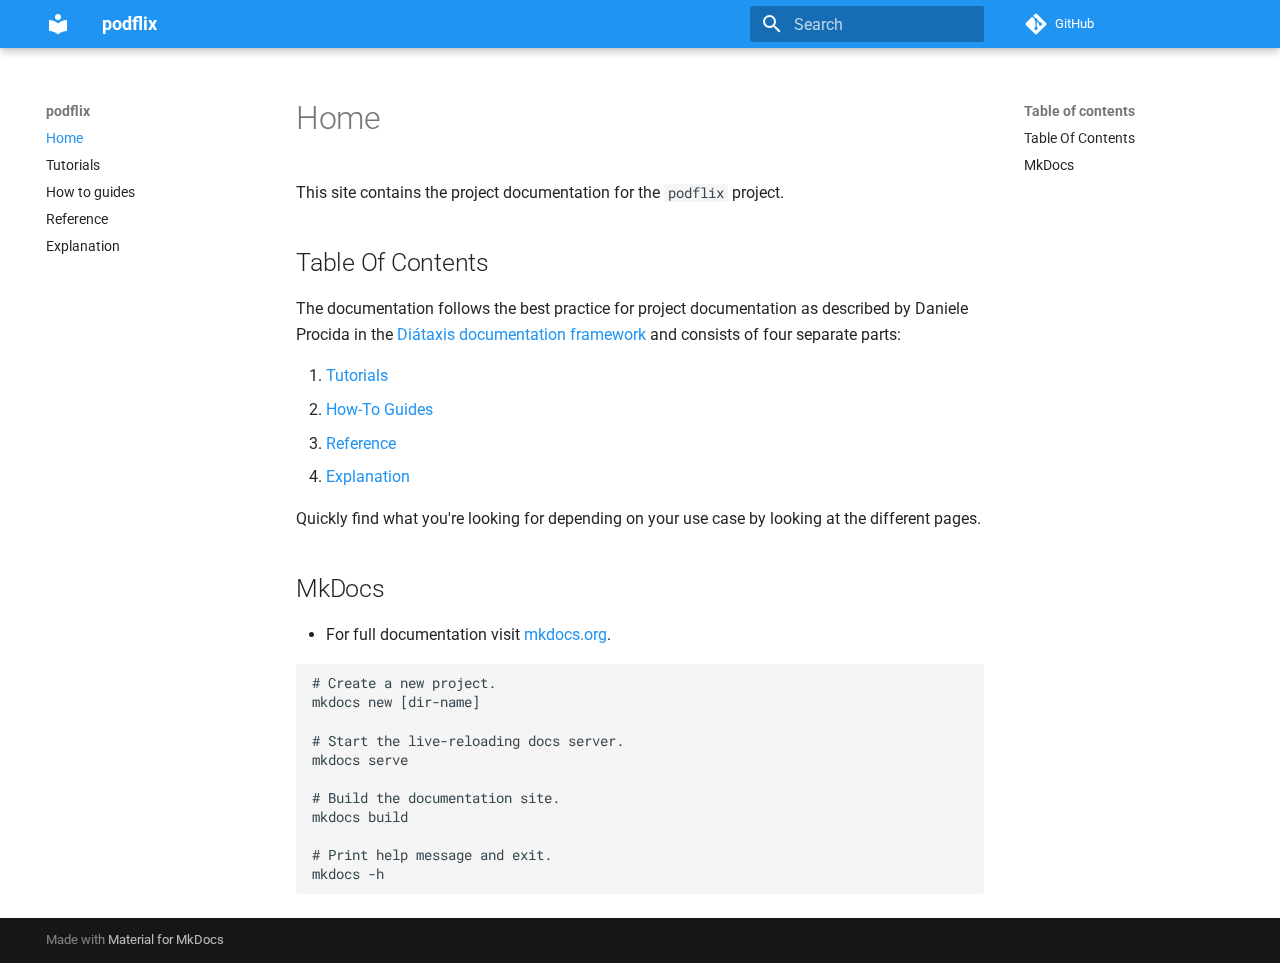
<file: index.html>
<!doctype html>
<html lang="en" class="no-js">
  <head>
    
      <meta charset="utf-8">
      <meta name="viewport" content="width=device-width,initial-scale=1">
      
      
      
        <link rel="canonical" href="https://github.com/ilkersigirci/podflix/">
      
      
      
        <link rel="next" href="tutorials/">
      
      
      <link rel="icon" href="assets/images/favicon.png">
      <meta name="generator" content="mkdocs-1.6.1, mkdocs-material-9.6.2">
    
    
      
        <title>podflix</title>
      
    
    
      <link rel="stylesheet" href="assets/stylesheets/main.d7758b05.min.css">
      
        
        <link rel="stylesheet" href="assets/stylesheets/palette.06af60db.min.css">
      
      


    
    
      
    
    
      
        
        
        <link rel="preconnect" href="https://fonts.gstatic.com" crossorigin>
        <link rel="stylesheet" href="https://fonts.googleapis.com/css?family=Roboto:300,300i,400,400i,700,700i%7CRoboto+Mono:400,400i,700,700i&display=fallback">
        <style>:root{--md-text-font:"Roboto";--md-code-font:"Roboto Mono"}</style>
      
    
    
      <link rel="stylesheet" href="assets/_mkdocstrings.css">
    
    <script>__md_scope=new URL(".",location),__md_hash=e=>[...e].reduce(((e,_)=>(e<<5)-e+_.charCodeAt(0)),0),__md_get=(e,_=localStorage,t=__md_scope)=>JSON.parse(_.getItem(t.pathname+"."+e)),__md_set=(e,_,t=localStorage,a=__md_scope)=>{try{t.setItem(a.pathname+"."+e,JSON.stringify(_))}catch(e){}}</script>
    
      

    
    
    
  </head>
  
  
    
    
    
    
    
    <body dir="ltr" data-md-color-scheme="default" data-md-color-primary="blue" data-md-color-accent="blue">
  
    
    <input class="md-toggle" data-md-toggle="drawer" type="checkbox" id="__drawer" autocomplete="off">
    <input class="md-toggle" data-md-toggle="search" type="checkbox" id="__search" autocomplete="off">
    <label class="md-overlay" for="__drawer"></label>
    <div data-md-component="skip">
      
        
        <a href="#table-of-contents" class="md-skip">
          Skip to content
        </a>
      
    </div>
    <div data-md-component="announce">
      
    </div>
    
    
      

  

<header class="md-header md-header--shadow" data-md-component="header">
  <nav class="md-header__inner md-grid" aria-label="Header">
    <a href="." title="podflix" class="md-header__button md-logo" aria-label="podflix" data-md-component="logo">
      
  
  <svg xmlns="http://www.w3.org/2000/svg" viewBox="0 0 24 24"><path d="M12 8a3 3 0 0 0 3-3 3 3 0 0 0-3-3 3 3 0 0 0-3 3 3 3 0 0 0 3 3m0 3.54C9.64 9.35 6.5 8 3 8v11c3.5 0 6.64 1.35 9 3.54 2.36-2.19 5.5-3.54 9-3.54V8c-3.5 0-6.64 1.35-9 3.54"/></svg>

    </a>
    <label class="md-header__button md-icon" for="__drawer">
      
      <svg xmlns="http://www.w3.org/2000/svg" viewBox="0 0 24 24"><path d="M3 6h18v2H3zm0 5h18v2H3zm0 5h18v2H3z"/></svg>
    </label>
    <div class="md-header__title" data-md-component="header-title">
      <div class="md-header__ellipsis">
        <div class="md-header__topic">
          <span class="md-ellipsis">
            podflix
          </span>
        </div>
        <div class="md-header__topic" data-md-component="header-topic">
          <span class="md-ellipsis">
            
              Home
            
          </span>
        </div>
      </div>
    </div>
    
      
    
    
    
    
      <label class="md-header__button md-icon" for="__search">
        
        <svg xmlns="http://www.w3.org/2000/svg" viewBox="0 0 24 24"><path d="M9.5 3A6.5 6.5 0 0 1 16 9.5c0 1.61-.59 3.09-1.56 4.23l.27.27h.79l5 5-1.5 1.5-5-5v-.79l-.27-.27A6.52 6.52 0 0 1 9.5 16 6.5 6.5 0 0 1 3 9.5 6.5 6.5 0 0 1 9.5 3m0 2C7 5 5 7 5 9.5S7 14 9.5 14 14 12 14 9.5 12 5 9.5 5"/></svg>
      </label>
      <div class="md-search" data-md-component="search" role="dialog">
  <label class="md-search__overlay" for="__search"></label>
  <div class="md-search__inner" role="search">
    <form class="md-search__form" name="search">
      <input type="text" class="md-search__input" name="query" aria-label="Search" placeholder="Search" autocapitalize="off" autocorrect="off" autocomplete="off" spellcheck="false" data-md-component="search-query" required>
      <label class="md-search__icon md-icon" for="__search">
        
        <svg xmlns="http://www.w3.org/2000/svg" viewBox="0 0 24 24"><path d="M9.5 3A6.5 6.5 0 0 1 16 9.5c0 1.61-.59 3.09-1.56 4.23l.27.27h.79l5 5-1.5 1.5-5-5v-.79l-.27-.27A6.52 6.52 0 0 1 9.5 16 6.5 6.5 0 0 1 3 9.5 6.5 6.5 0 0 1 9.5 3m0 2C7 5 5 7 5 9.5S7 14 9.5 14 14 12 14 9.5 12 5 9.5 5"/></svg>
        
        <svg xmlns="http://www.w3.org/2000/svg" viewBox="0 0 24 24"><path d="M20 11v2H8l5.5 5.5-1.42 1.42L4.16 12l7.92-7.92L13.5 5.5 8 11z"/></svg>
      </label>
      <nav class="md-search__options" aria-label="Search">
        
        <button type="reset" class="md-search__icon md-icon" title="Clear" aria-label="Clear" tabindex="-1">
          
          <svg xmlns="http://www.w3.org/2000/svg" viewBox="0 0 24 24"><path d="M19 6.41 17.59 5 12 10.59 6.41 5 5 6.41 10.59 12 5 17.59 6.41 19 12 13.41 17.59 19 19 17.59 13.41 12z"/></svg>
        </button>
      </nav>
      
    </form>
    <div class="md-search__output">
      <div class="md-search__scrollwrap" tabindex="0" data-md-scrollfix>
        <div class="md-search-result" data-md-component="search-result">
          <div class="md-search-result__meta">
            Initializing search
          </div>
          <ol class="md-search-result__list" role="presentation"></ol>
        </div>
      </div>
    </div>
  </div>
</div>
    
    
      <div class="md-header__source">
        <a href="https://ilkersigirci.github.io/podflix/" title="Go to repository" class="md-source" data-md-component="source">
  <div class="md-source__icon md-icon">
    
    <svg xmlns="http://www.w3.org/2000/svg" viewBox="0 0 448 512"><!--! Font Awesome Free 6.7.2 by @fontawesome - https://fontawesome.com License - https://fontawesome.com/license/free (Icons: CC BY 4.0, Fonts: SIL OFL 1.1, Code: MIT License) Copyright 2024 Fonticons, Inc.--><path d="M439.55 236.05 244 40.45a28.87 28.87 0 0 0-40.81 0l-40.66 40.63 51.52 51.52c27.06-9.14 52.68 16.77 43.39 43.68l49.66 49.66c34.23-11.8 61.18 31 35.47 56.69-26.49 26.49-70.21-2.87-56-37.34L240.22 199v121.85c25.3 12.54 22.26 41.85 9.08 55a34.34 34.34 0 0 1-48.55 0c-17.57-17.6-11.07-46.91 11.25-56v-123c-20.8-8.51-24.6-30.74-18.64-45L142.57 101 8.45 235.14a28.86 28.86 0 0 0 0 40.81l195.61 195.6a28.86 28.86 0 0 0 40.8 0l194.69-194.69a28.86 28.86 0 0 0 0-40.81"/></svg>
  </div>
  <div class="md-source__repository">
    GitHub
  </div>
</a>
      </div>
    
  </nav>
  
</header>
    
    <div class="md-container" data-md-component="container">
      
      
        
          
        
      
      <main class="md-main" data-md-component="main">
        <div class="md-main__inner md-grid">
          
            
              
              <div class="md-sidebar md-sidebar--primary" data-md-component="sidebar" data-md-type="navigation" >
                <div class="md-sidebar__scrollwrap">
                  <div class="md-sidebar__inner">
                    



<nav class="md-nav md-nav--primary" aria-label="Navigation" data-md-level="0">
  <label class="md-nav__title" for="__drawer">
    <a href="." title="podflix" class="md-nav__button md-logo" aria-label="podflix" data-md-component="logo">
      
  
  <svg xmlns="http://www.w3.org/2000/svg" viewBox="0 0 24 24"><path d="M12 8a3 3 0 0 0 3-3 3 3 0 0 0-3-3 3 3 0 0 0-3 3 3 3 0 0 0 3 3m0 3.54C9.64 9.35 6.5 8 3 8v11c3.5 0 6.64 1.35 9 3.54 2.36-2.19 5.5-3.54 9-3.54V8c-3.5 0-6.64 1.35-9 3.54"/></svg>

    </a>
    podflix
  </label>
  
    <div class="md-nav__source">
      <a href="https://ilkersigirci.github.io/podflix/" title="Go to repository" class="md-source" data-md-component="source">
  <div class="md-source__icon md-icon">
    
    <svg xmlns="http://www.w3.org/2000/svg" viewBox="0 0 448 512"><!--! Font Awesome Free 6.7.2 by @fontawesome - https://fontawesome.com License - https://fontawesome.com/license/free (Icons: CC BY 4.0, Fonts: SIL OFL 1.1, Code: MIT License) Copyright 2024 Fonticons, Inc.--><path d="M439.55 236.05 244 40.45a28.87 28.87 0 0 0-40.81 0l-40.66 40.63 51.52 51.52c27.06-9.14 52.68 16.77 43.39 43.68l49.66 49.66c34.23-11.8 61.18 31 35.47 56.69-26.49 26.49-70.21-2.87-56-37.34L240.22 199v121.85c25.3 12.54 22.26 41.85 9.08 55a34.34 34.34 0 0 1-48.55 0c-17.57-17.6-11.07-46.91 11.25-56v-123c-20.8-8.51-24.6-30.74-18.64-45L142.57 101 8.45 235.14a28.86 28.86 0 0 0 0 40.81l195.61 195.6a28.86 28.86 0 0 0 40.8 0l194.69-194.69a28.86 28.86 0 0 0 0-40.81"/></svg>
  </div>
  <div class="md-source__repository">
    GitHub
  </div>
</a>
    </div>
  
  <ul class="md-nav__list" data-md-scrollfix>
    
      
      
  
  
    
  
  
  
    <li class="md-nav__item md-nav__item--active">
      
      <input class="md-nav__toggle md-toggle" type="checkbox" id="__toc">
      
      
      
        <label class="md-nav__link md-nav__link--active" for="__toc">
          
  
  <span class="md-ellipsis">
    Home
    
  </span>
  

          <span class="md-nav__icon md-icon"></span>
        </label>
      
      <a href="." class="md-nav__link md-nav__link--active">
        
  
  <span class="md-ellipsis">
    Home
    
  </span>
  

      </a>
      
        

<nav class="md-nav md-nav--secondary" aria-label="Table of contents">
  
  
  
  
    <label class="md-nav__title" for="__toc">
      <span class="md-nav__icon md-icon"></span>
      Table of contents
    </label>
    <ul class="md-nav__list" data-md-component="toc" data-md-scrollfix>
      
        <li class="md-nav__item">
  <a href="#table-of-contents" class="md-nav__link">
    <span class="md-ellipsis">
      Table Of Contents
    </span>
  </a>
  
</li>
      
        <li class="md-nav__item">
  <a href="#mkdocs" class="md-nav__link">
    <span class="md-ellipsis">
      MkDocs
    </span>
  </a>
  
</li>
      
    </ul>
  
</nav>
      
    </li>
  

    
      
      
  
  
  
  
    <li class="md-nav__item">
      <a href="tutorials/" class="md-nav__link">
        
  
  <span class="md-ellipsis">
    Tutorials
    
  </span>
  

      </a>
    </li>
  

    
      
      
  
  
  
  
    <li class="md-nav__item">
      <a href="how-to-guides/" class="md-nav__link">
        
  
  <span class="md-ellipsis">
    How to guides
    
  </span>
  

      </a>
    </li>
  

    
      
      
  
  
  
  
    <li class="md-nav__item">
      <a href="reference/" class="md-nav__link">
        
  
  <span class="md-ellipsis">
    Reference
    
  </span>
  

      </a>
    </li>
  

    
      
      
  
  
  
  
    <li class="md-nav__item">
      <a href="explanation/" class="md-nav__link">
        
  
  <span class="md-ellipsis">
    Explanation
    
  </span>
  

      </a>
    </li>
  

    
  </ul>
</nav>
                  </div>
                </div>
              </div>
            
            
              
              <div class="md-sidebar md-sidebar--secondary" data-md-component="sidebar" data-md-type="toc" >
                <div class="md-sidebar__scrollwrap">
                  <div class="md-sidebar__inner">
                    

<nav class="md-nav md-nav--secondary" aria-label="Table of contents">
  
  
  
  
    <label class="md-nav__title" for="__toc">
      <span class="md-nav__icon md-icon"></span>
      Table of contents
    </label>
    <ul class="md-nav__list" data-md-component="toc" data-md-scrollfix>
      
        <li class="md-nav__item">
  <a href="#table-of-contents" class="md-nav__link">
    <span class="md-ellipsis">
      Table Of Contents
    </span>
  </a>
  
</li>
      
        <li class="md-nav__item">
  <a href="#mkdocs" class="md-nav__link">
    <span class="md-ellipsis">
      MkDocs
    </span>
  </a>
  
</li>
      
    </ul>
  
</nav>
                  </div>
                </div>
              </div>
            
          
          
            <div class="md-content" data-md-component="content">
              <article class="md-content__inner md-typeset">
                
                  



  <h1>Home</h1>

<p>This site contains the project documentation for the
<code>podflix</code> project.</p>
<h2 id="table-of-contents">Table Of Contents</h2>
<p>The documentation follows the best practice for
project documentation as described by Daniele Procida
in the <a href="https://diataxis.fr/">Diátaxis documentation framework</a>
and consists of four separate parts:</p>
<ol>
<li><a href="tutorials/">Tutorials</a></li>
<li><a href="how-to-guides/">How-To Guides</a></li>
<li><a href="reference/">Reference</a></li>
<li><a href="explanation/">Explanation</a></li>
</ol>
<p>Quickly find what you're looking for depending on
your use case by looking at the different pages.</p>
<h2 id="mkdocs">MkDocs</h2>
<ul>
<li>For full documentation visit <a href="https://www.mkdocs.org">mkdocs.org</a>.</li>
</ul>
<pre><code class="language-bash"># Create a new project.
mkdocs new [dir-name]

# Start the live-reloading docs server.
mkdocs serve

# Build the documentation site.
mkdocs build

# Print help message and exit.
mkdocs -h
</code></pre>












                
              </article>
            </div>
          
          
<script>var target=document.getElementById(location.hash.slice(1));target&&target.name&&(target.checked=target.name.startsWith("__tabbed_"))</script>
        </div>
        
      </main>
      
        <footer class="md-footer">
  
  <div class="md-footer-meta md-typeset">
    <div class="md-footer-meta__inner md-grid">
      <div class="md-copyright">
  
  
    Made with
    <a href="https://squidfunk.github.io/mkdocs-material/" target="_blank" rel="noopener">
      Material for MkDocs
    </a>
  
</div>
      
    </div>
  </div>
</footer>
      
    </div>
    <div class="md-dialog" data-md-component="dialog">
      <div class="md-dialog__inner md-typeset"></div>
    </div>
    
    
    <script id="__config" type="application/json">{"base": ".", "features": [], "search": "assets/javascripts/workers/search.f8cc74c7.min.js", "translations": {"clipboard.copied": "Copied to clipboard", "clipboard.copy": "Copy to clipboard", "search.result.more.one": "1 more on this page", "search.result.more.other": "# more on this page", "search.result.none": "No matching documents", "search.result.one": "1 matching document", "search.result.other": "# matching documents", "search.result.placeholder": "Type to start searching", "search.result.term.missing": "Missing", "select.version": "Select version"}}</script>
    
    
      <script src="assets/javascripts/bundle.f13b1293.min.js"></script>
      
    
  </body>
</html>
</file>
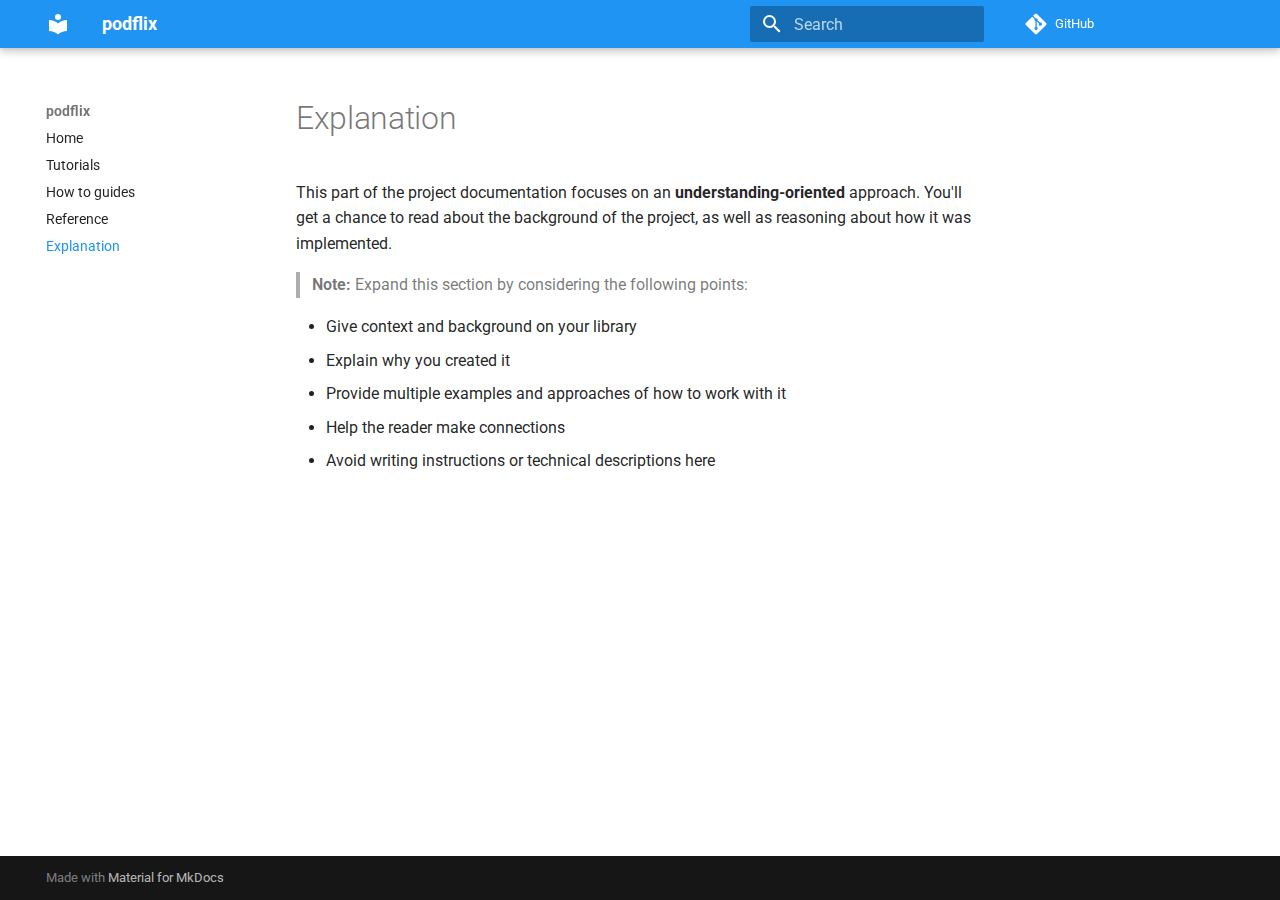
<file: explanation/index.html>
<!doctype html>
<html lang="en" class="no-js">
  <head>
    
      <meta charset="utf-8">
      <meta name="viewport" content="width=device-width,initial-scale=1">
      
      
      
        <link rel="canonical" href="https://github.com/ilkersigirci/podflix/explanation/">
      
      
        <link rel="prev" href="../reference/">
      
      
      
      <link rel="icon" href="../assets/images/favicon.png">
      <meta name="generator" content="mkdocs-1.6.1, mkdocs-material-9.5.49">
    
    
      
        <title>Explanation - podflix</title>
      
    
    
      <link rel="stylesheet" href="../assets/stylesheets/main.6f8fc17f.min.css">
      
        
        <link rel="stylesheet" href="../assets/stylesheets/palette.06af60db.min.css">
      
      


    
    
      
    
    
      
        
        
        <link rel="preconnect" href="https://fonts.gstatic.com" crossorigin>
        <link rel="stylesheet" href="https://fonts.googleapis.com/css?family=Roboto:300,300i,400,400i,700,700i%7CRoboto+Mono:400,400i,700,700i&display=fallback">
        <style>:root{--md-text-font:"Roboto";--md-code-font:"Roboto Mono"}</style>
      
    
    
      <link rel="stylesheet" href="../assets/_mkdocstrings.css">
    
    <script>__md_scope=new URL("..",location),__md_hash=e=>[...e].reduce(((e,_)=>(e<<5)-e+_.charCodeAt(0)),0),__md_get=(e,_=localStorage,t=__md_scope)=>JSON.parse(_.getItem(t.pathname+"."+e)),__md_set=(e,_,t=localStorage,a=__md_scope)=>{try{t.setItem(a.pathname+"."+e,JSON.stringify(_))}catch(e){}}</script>
    
      

    
    
    
  </head>
  
  
    
    
    
    
    
    <body dir="ltr" data-md-color-scheme="default" data-md-color-primary="blue" data-md-color-accent="blue">
  
    
    <input class="md-toggle" data-md-toggle="drawer" type="checkbox" id="__drawer" autocomplete="off">
    <input class="md-toggle" data-md-toggle="search" type="checkbox" id="__search" autocomplete="off">
    <label class="md-overlay" for="__drawer"></label>
    <div data-md-component="skip">
      
    </div>
    <div data-md-component="announce">
      
    </div>
    
    
      

  

<header class="md-header md-header--shadow" data-md-component="header">
  <nav class="md-header__inner md-grid" aria-label="Header">
    <a href=".." title="podflix" class="md-header__button md-logo" aria-label="podflix" data-md-component="logo">
      
  
  <svg xmlns="http://www.w3.org/2000/svg" viewBox="0 0 24 24"><path d="M12 8a3 3 0 0 0 3-3 3 3 0 0 0-3-3 3 3 0 0 0-3 3 3 3 0 0 0 3 3m0 3.54C9.64 9.35 6.5 8 3 8v11c3.5 0 6.64 1.35 9 3.54 2.36-2.19 5.5-3.54 9-3.54V8c-3.5 0-6.64 1.35-9 3.54"/></svg>

    </a>
    <label class="md-header__button md-icon" for="__drawer">
      
      <svg xmlns="http://www.w3.org/2000/svg" viewBox="0 0 24 24"><path d="M3 6h18v2H3zm0 5h18v2H3zm0 5h18v2H3z"/></svg>
    </label>
    <div class="md-header__title" data-md-component="header-title">
      <div class="md-header__ellipsis">
        <div class="md-header__topic">
          <span class="md-ellipsis">
            podflix
          </span>
        </div>
        <div class="md-header__topic" data-md-component="header-topic">
          <span class="md-ellipsis">
            
              Explanation
            
          </span>
        </div>
      </div>
    </div>
    
      
    
    
    
    
      <label class="md-header__button md-icon" for="__search">
        
        <svg xmlns="http://www.w3.org/2000/svg" viewBox="0 0 24 24"><path d="M9.5 3A6.5 6.5 0 0 1 16 9.5c0 1.61-.59 3.09-1.56 4.23l.27.27h.79l5 5-1.5 1.5-5-5v-.79l-.27-.27A6.52 6.52 0 0 1 9.5 16 6.5 6.5 0 0 1 3 9.5 6.5 6.5 0 0 1 9.5 3m0 2C7 5 5 7 5 9.5S7 14 9.5 14 14 12 14 9.5 12 5 9.5 5"/></svg>
      </label>
      <div class="md-search" data-md-component="search" role="dialog">
  <label class="md-search__overlay" for="__search"></label>
  <div class="md-search__inner" role="search">
    <form class="md-search__form" name="search">
      <input type="text" class="md-search__input" name="query" aria-label="Search" placeholder="Search" autocapitalize="off" autocorrect="off" autocomplete="off" spellcheck="false" data-md-component="search-query" required>
      <label class="md-search__icon md-icon" for="__search">
        
        <svg xmlns="http://www.w3.org/2000/svg" viewBox="0 0 24 24"><path d="M9.5 3A6.5 6.5 0 0 1 16 9.5c0 1.61-.59 3.09-1.56 4.23l.27.27h.79l5 5-1.5 1.5-5-5v-.79l-.27-.27A6.52 6.52 0 0 1 9.5 16 6.5 6.5 0 0 1 3 9.5 6.5 6.5 0 0 1 9.5 3m0 2C7 5 5 7 5 9.5S7 14 9.5 14 14 12 14 9.5 12 5 9.5 5"/></svg>
        
        <svg xmlns="http://www.w3.org/2000/svg" viewBox="0 0 24 24"><path d="M20 11v2H8l5.5 5.5-1.42 1.42L4.16 12l7.92-7.92L13.5 5.5 8 11z"/></svg>
      </label>
      <nav class="md-search__options" aria-label="Search">
        
        <button type="reset" class="md-search__icon md-icon" title="Clear" aria-label="Clear" tabindex="-1">
          
          <svg xmlns="http://www.w3.org/2000/svg" viewBox="0 0 24 24"><path d="M19 6.41 17.59 5 12 10.59 6.41 5 5 6.41 10.59 12 5 17.59 6.41 19 12 13.41 17.59 19 19 17.59 13.41 12z"/></svg>
        </button>
      </nav>
      
    </form>
    <div class="md-search__output">
      <div class="md-search__scrollwrap" tabindex="0" data-md-scrollfix>
        <div class="md-search-result" data-md-component="search-result">
          <div class="md-search-result__meta">
            Initializing search
          </div>
          <ol class="md-search-result__list" role="presentation"></ol>
        </div>
      </div>
    </div>
  </div>
</div>
    
    
      <div class="md-header__source">
        <a href="https://ilkersigirci.github.io/podflix/" title="Go to repository" class="md-source" data-md-component="source">
  <div class="md-source__icon md-icon">
    
    <svg xmlns="http://www.w3.org/2000/svg" viewBox="0 0 448 512"><!--! Font Awesome Free 6.7.1 by @fontawesome - https://fontawesome.com License - https://fontawesome.com/license/free (Icons: CC BY 4.0, Fonts: SIL OFL 1.1, Code: MIT License) Copyright 2024 Fonticons, Inc.--><path d="M439.55 236.05 244 40.45a28.87 28.87 0 0 0-40.81 0l-40.66 40.63 51.52 51.52c27.06-9.14 52.68 16.77 43.39 43.68l49.66 49.66c34.23-11.8 61.18 31 35.47 56.69-26.49 26.49-70.21-2.87-56-37.34L240.22 199v121.85c25.3 12.54 22.26 41.85 9.08 55a34.34 34.34 0 0 1-48.55 0c-17.57-17.6-11.07-46.91 11.25-56v-123c-20.8-8.51-24.6-30.74-18.64-45L142.57 101 8.45 235.14a28.86 28.86 0 0 0 0 40.81l195.61 195.6a28.86 28.86 0 0 0 40.8 0l194.69-194.69a28.86 28.86 0 0 0 0-40.81"/></svg>
  </div>
  <div class="md-source__repository">
    GitHub
  </div>
</a>
      </div>
    
  </nav>
  
</header>
    
    <div class="md-container" data-md-component="container">
      
      
        
          
        
      
      <main class="md-main" data-md-component="main">
        <div class="md-main__inner md-grid">
          
            
              
              <div class="md-sidebar md-sidebar--primary" data-md-component="sidebar" data-md-type="navigation" >
                <div class="md-sidebar__scrollwrap">
                  <div class="md-sidebar__inner">
                    



<nav class="md-nav md-nav--primary" aria-label="Navigation" data-md-level="0">
  <label class="md-nav__title" for="__drawer">
    <a href=".." title="podflix" class="md-nav__button md-logo" aria-label="podflix" data-md-component="logo">
      
  
  <svg xmlns="http://www.w3.org/2000/svg" viewBox="0 0 24 24"><path d="M12 8a3 3 0 0 0 3-3 3 3 0 0 0-3-3 3 3 0 0 0-3 3 3 3 0 0 0 3 3m0 3.54C9.64 9.35 6.5 8 3 8v11c3.5 0 6.64 1.35 9 3.54 2.36-2.19 5.5-3.54 9-3.54V8c-3.5 0-6.64 1.35-9 3.54"/></svg>

    </a>
    podflix
  </label>
  
    <div class="md-nav__source">
      <a href="https://ilkersigirci.github.io/podflix/" title="Go to repository" class="md-source" data-md-component="source">
  <div class="md-source__icon md-icon">
    
    <svg xmlns="http://www.w3.org/2000/svg" viewBox="0 0 448 512"><!--! Font Awesome Free 6.7.1 by @fontawesome - https://fontawesome.com License - https://fontawesome.com/license/free (Icons: CC BY 4.0, Fonts: SIL OFL 1.1, Code: MIT License) Copyright 2024 Fonticons, Inc.--><path d="M439.55 236.05 244 40.45a28.87 28.87 0 0 0-40.81 0l-40.66 40.63 51.52 51.52c27.06-9.14 52.68 16.77 43.39 43.68l49.66 49.66c34.23-11.8 61.18 31 35.47 56.69-26.49 26.49-70.21-2.87-56-37.34L240.22 199v121.85c25.3 12.54 22.26 41.85 9.08 55a34.34 34.34 0 0 1-48.55 0c-17.57-17.6-11.07-46.91 11.25-56v-123c-20.8-8.51-24.6-30.74-18.64-45L142.57 101 8.45 235.14a28.86 28.86 0 0 0 0 40.81l195.61 195.6a28.86 28.86 0 0 0 40.8 0l194.69-194.69a28.86 28.86 0 0 0 0-40.81"/></svg>
  </div>
  <div class="md-source__repository">
    GitHub
  </div>
</a>
    </div>
  
  <ul class="md-nav__list" data-md-scrollfix>
    
      
      
  
  
  
  
    <li class="md-nav__item">
      <a href=".." class="md-nav__link">
        
  
  <span class="md-ellipsis">
    Home
  </span>
  

      </a>
    </li>
  

    
      
      
  
  
  
  
    <li class="md-nav__item">
      <a href="../tutorials/" class="md-nav__link">
        
  
  <span class="md-ellipsis">
    Tutorials
  </span>
  

      </a>
    </li>
  

    
      
      
  
  
  
  
    <li class="md-nav__item">
      <a href="../how-to-guides/" class="md-nav__link">
        
  
  <span class="md-ellipsis">
    How to guides
  </span>
  

      </a>
    </li>
  

    
      
      
  
  
  
  
    <li class="md-nav__item">
      <a href="../reference/" class="md-nav__link">
        
  
  <span class="md-ellipsis">
    Reference
  </span>
  

      </a>
    </li>
  

    
      
      
  
  
    
  
  
  
    <li class="md-nav__item md-nav__item--active">
      
      <input class="md-nav__toggle md-toggle" type="checkbox" id="__toc">
      
      
      
      <a href="./" class="md-nav__link md-nav__link--active">
        
  
  <span class="md-ellipsis">
    Explanation
  </span>
  

      </a>
      
    </li>
  

    
  </ul>
</nav>
                  </div>
                </div>
              </div>
            
            
              
              <div class="md-sidebar md-sidebar--secondary" data-md-component="sidebar" data-md-type="toc" >
                <div class="md-sidebar__scrollwrap">
                  <div class="md-sidebar__inner">
                    

<nav class="md-nav md-nav--secondary" aria-label="Table of contents">
  
  
  
  
</nav>
                  </div>
                </div>
              </div>
            
          
          
            <div class="md-content" data-md-component="content">
              <article class="md-content__inner md-typeset">
                
                  


  <h1>Explanation</h1>

<p>This part of the project documentation focuses on an
<strong>understanding-oriented</strong> approach. You'll get a
chance to read about the background of the project,
as well as reasoning about how it was implemented.</p>
<blockquote>
<p><strong>Note:</strong> Expand this section by considering the
following points:</p>
</blockquote>
<ul>
<li>Give context and background on your library</li>
<li>Explain why you created it</li>
<li>Provide multiple examples and approaches of how
    to work with it</li>
<li>Help the reader make connections</li>
<li>Avoid writing instructions or technical descriptions
    here</li>
</ul>












                
              </article>
            </div>
          
          
<script>var target=document.getElementById(location.hash.slice(1));target&&target.name&&(target.checked=target.name.startsWith("__tabbed_"))</script>
        </div>
        
      </main>
      
        <footer class="md-footer">
  
  <div class="md-footer-meta md-typeset">
    <div class="md-footer-meta__inner md-grid">
      <div class="md-copyright">
  
  
    Made with
    <a href="https://squidfunk.github.io/mkdocs-material/" target="_blank" rel="noopener">
      Material for MkDocs
    </a>
  
</div>
      
    </div>
  </div>
</footer>
      
    </div>
    <div class="md-dialog" data-md-component="dialog">
      <div class="md-dialog__inner md-typeset"></div>
    </div>
    
    
    <script id="__config" type="application/json">{"base": "..", "features": [], "search": "../assets/javascripts/workers/search.6ce7567c.min.js", "translations": {"clipboard.copied": "Copied to clipboard", "clipboard.copy": "Copy to clipboard", "search.result.more.one": "1 more on this page", "search.result.more.other": "# more on this page", "search.result.none": "No matching documents", "search.result.one": "1 matching document", "search.result.other": "# matching documents", "search.result.placeholder": "Type to start searching", "search.result.term.missing": "Missing", "select.version": "Select version"}}</script>
    
    
      <script src="../assets/javascripts/bundle.88dd0f4e.min.js"></script>
      
    
  </body>
</html>
</file>
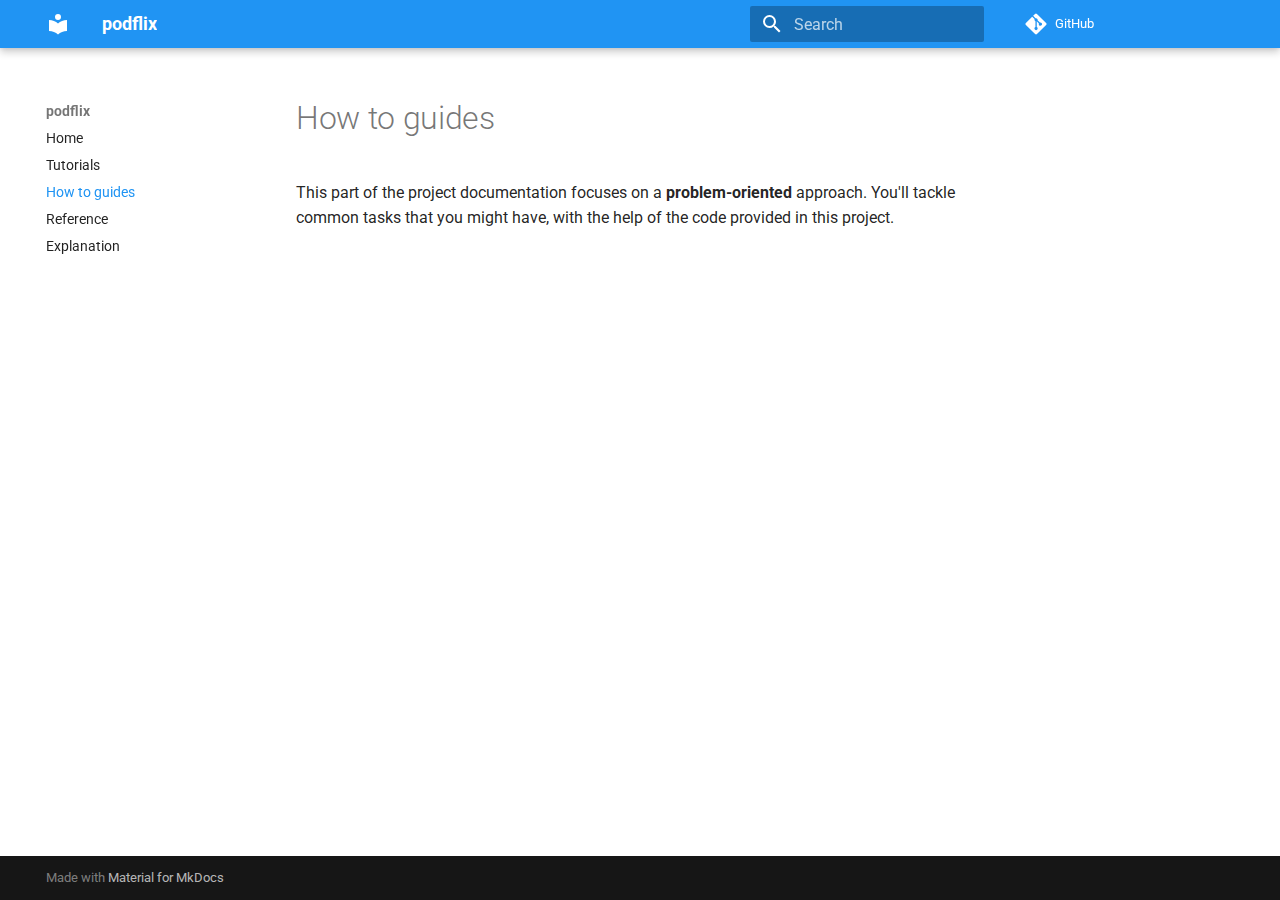
<file: how-to-guides/index.html>
<!doctype html>
<html lang="en" class="no-js">
  <head>
    
      <meta charset="utf-8">
      <meta name="viewport" content="width=device-width,initial-scale=1">
      
      
      
        <link rel="canonical" href="https://github.com/ilkersigirci/podflix/how-to-guides/">
      
      
        <link rel="prev" href="../tutorials/">
      
      
        <link rel="next" href="../reference/">
      
      
      <link rel="icon" href="../assets/images/favicon.png">
      <meta name="generator" content="mkdocs-1.6.1, mkdocs-material-9.5.50">
    
    
      
        <title>How to guides - podflix</title>
      
    
    
      <link rel="stylesheet" href="../assets/stylesheets/main.a40c8224.min.css">
      
        
        <link rel="stylesheet" href="../assets/stylesheets/palette.06af60db.min.css">
      
      


    
    
      
    
    
      
        
        
        <link rel="preconnect" href="https://fonts.gstatic.com" crossorigin>
        <link rel="stylesheet" href="https://fonts.googleapis.com/css?family=Roboto:300,300i,400,400i,700,700i%7CRoboto+Mono:400,400i,700,700i&display=fallback">
        <style>:root{--md-text-font:"Roboto";--md-code-font:"Roboto Mono"}</style>
      
    
    
      <link rel="stylesheet" href="../assets/_mkdocstrings.css">
    
    <script>__md_scope=new URL("..",location),__md_hash=e=>[...e].reduce(((e,_)=>(e<<5)-e+_.charCodeAt(0)),0),__md_get=(e,_=localStorage,t=__md_scope)=>JSON.parse(_.getItem(t.pathname+"."+e)),__md_set=(e,_,t=localStorage,a=__md_scope)=>{try{t.setItem(a.pathname+"."+e,JSON.stringify(_))}catch(e){}}</script>
    
      

    
    
    
  </head>
  
  
    
    
    
    
    
    <body dir="ltr" data-md-color-scheme="default" data-md-color-primary="blue" data-md-color-accent="blue">
  
    
    <input class="md-toggle" data-md-toggle="drawer" type="checkbox" id="__drawer" autocomplete="off">
    <input class="md-toggle" data-md-toggle="search" type="checkbox" id="__search" autocomplete="off">
    <label class="md-overlay" for="__drawer"></label>
    <div data-md-component="skip">
      
    </div>
    <div data-md-component="announce">
      
    </div>
    
    
      

  

<header class="md-header md-header--shadow" data-md-component="header">
  <nav class="md-header__inner md-grid" aria-label="Header">
    <a href=".." title="podflix" class="md-header__button md-logo" aria-label="podflix" data-md-component="logo">
      
  
  <svg xmlns="http://www.w3.org/2000/svg" viewBox="0 0 24 24"><path d="M12 8a3 3 0 0 0 3-3 3 3 0 0 0-3-3 3 3 0 0 0-3 3 3 3 0 0 0 3 3m0 3.54C9.64 9.35 6.5 8 3 8v11c3.5 0 6.64 1.35 9 3.54 2.36-2.19 5.5-3.54 9-3.54V8c-3.5 0-6.64 1.35-9 3.54"/></svg>

    </a>
    <label class="md-header__button md-icon" for="__drawer">
      
      <svg xmlns="http://www.w3.org/2000/svg" viewBox="0 0 24 24"><path d="M3 6h18v2H3zm0 5h18v2H3zm0 5h18v2H3z"/></svg>
    </label>
    <div class="md-header__title" data-md-component="header-title">
      <div class="md-header__ellipsis">
        <div class="md-header__topic">
          <span class="md-ellipsis">
            podflix
          </span>
        </div>
        <div class="md-header__topic" data-md-component="header-topic">
          <span class="md-ellipsis">
            
              How to guides
            
          </span>
        </div>
      </div>
    </div>
    
      
    
    
    
    
      <label class="md-header__button md-icon" for="__search">
        
        <svg xmlns="http://www.w3.org/2000/svg" viewBox="0 0 24 24"><path d="M9.5 3A6.5 6.5 0 0 1 16 9.5c0 1.61-.59 3.09-1.56 4.23l.27.27h.79l5 5-1.5 1.5-5-5v-.79l-.27-.27A6.52 6.52 0 0 1 9.5 16 6.5 6.5 0 0 1 3 9.5 6.5 6.5 0 0 1 9.5 3m0 2C7 5 5 7 5 9.5S7 14 9.5 14 14 12 14 9.5 12 5 9.5 5"/></svg>
      </label>
      <div class="md-search" data-md-component="search" role="dialog">
  <label class="md-search__overlay" for="__search"></label>
  <div class="md-search__inner" role="search">
    <form class="md-search__form" name="search">
      <input type="text" class="md-search__input" name="query" aria-label="Search" placeholder="Search" autocapitalize="off" autocorrect="off" autocomplete="off" spellcheck="false" data-md-component="search-query" required>
      <label class="md-search__icon md-icon" for="__search">
        
        <svg xmlns="http://www.w3.org/2000/svg" viewBox="0 0 24 24"><path d="M9.5 3A6.5 6.5 0 0 1 16 9.5c0 1.61-.59 3.09-1.56 4.23l.27.27h.79l5 5-1.5 1.5-5-5v-.79l-.27-.27A6.52 6.52 0 0 1 9.5 16 6.5 6.5 0 0 1 3 9.5 6.5 6.5 0 0 1 9.5 3m0 2C7 5 5 7 5 9.5S7 14 9.5 14 14 12 14 9.5 12 5 9.5 5"/></svg>
        
        <svg xmlns="http://www.w3.org/2000/svg" viewBox="0 0 24 24"><path d="M20 11v2H8l5.5 5.5-1.42 1.42L4.16 12l7.92-7.92L13.5 5.5 8 11z"/></svg>
      </label>
      <nav class="md-search__options" aria-label="Search">
        
        <button type="reset" class="md-search__icon md-icon" title="Clear" aria-label="Clear" tabindex="-1">
          
          <svg xmlns="http://www.w3.org/2000/svg" viewBox="0 0 24 24"><path d="M19 6.41 17.59 5 12 10.59 6.41 5 5 6.41 10.59 12 5 17.59 6.41 19 12 13.41 17.59 19 19 17.59 13.41 12z"/></svg>
        </button>
      </nav>
      
    </form>
    <div class="md-search__output">
      <div class="md-search__scrollwrap" tabindex="0" data-md-scrollfix>
        <div class="md-search-result" data-md-component="search-result">
          <div class="md-search-result__meta">
            Initializing search
          </div>
          <ol class="md-search-result__list" role="presentation"></ol>
        </div>
      </div>
    </div>
  </div>
</div>
    
    
      <div class="md-header__source">
        <a href="https://ilkersigirci.github.io/podflix/" title="Go to repository" class="md-source" data-md-component="source">
  <div class="md-source__icon md-icon">
    
    <svg xmlns="http://www.w3.org/2000/svg" viewBox="0 0 448 512"><!--! Font Awesome Free 6.7.2 by @fontawesome - https://fontawesome.com License - https://fontawesome.com/license/free (Icons: CC BY 4.0, Fonts: SIL OFL 1.1, Code: MIT License) Copyright 2024 Fonticons, Inc.--><path d="M439.55 236.05 244 40.45a28.87 28.87 0 0 0-40.81 0l-40.66 40.63 51.52 51.52c27.06-9.14 52.68 16.77 43.39 43.68l49.66 49.66c34.23-11.8 61.18 31 35.47 56.69-26.49 26.49-70.21-2.87-56-37.34L240.22 199v121.85c25.3 12.54 22.26 41.85 9.08 55a34.34 34.34 0 0 1-48.55 0c-17.57-17.6-11.07-46.91 11.25-56v-123c-20.8-8.51-24.6-30.74-18.64-45L142.57 101 8.45 235.14a28.86 28.86 0 0 0 0 40.81l195.61 195.6a28.86 28.86 0 0 0 40.8 0l194.69-194.69a28.86 28.86 0 0 0 0-40.81"/></svg>
  </div>
  <div class="md-source__repository">
    GitHub
  </div>
</a>
      </div>
    
  </nav>
  
</header>
    
    <div class="md-container" data-md-component="container">
      
      
        
          
        
      
      <main class="md-main" data-md-component="main">
        <div class="md-main__inner md-grid">
          
            
              
              <div class="md-sidebar md-sidebar--primary" data-md-component="sidebar" data-md-type="navigation" >
                <div class="md-sidebar__scrollwrap">
                  <div class="md-sidebar__inner">
                    



<nav class="md-nav md-nav--primary" aria-label="Navigation" data-md-level="0">
  <label class="md-nav__title" for="__drawer">
    <a href=".." title="podflix" class="md-nav__button md-logo" aria-label="podflix" data-md-component="logo">
      
  
  <svg xmlns="http://www.w3.org/2000/svg" viewBox="0 0 24 24"><path d="M12 8a3 3 0 0 0 3-3 3 3 0 0 0-3-3 3 3 0 0 0-3 3 3 3 0 0 0 3 3m0 3.54C9.64 9.35 6.5 8 3 8v11c3.5 0 6.64 1.35 9 3.54 2.36-2.19 5.5-3.54 9-3.54V8c-3.5 0-6.64 1.35-9 3.54"/></svg>

    </a>
    podflix
  </label>
  
    <div class="md-nav__source">
      <a href="https://ilkersigirci.github.io/podflix/" title="Go to repository" class="md-source" data-md-component="source">
  <div class="md-source__icon md-icon">
    
    <svg xmlns="http://www.w3.org/2000/svg" viewBox="0 0 448 512"><!--! Font Awesome Free 6.7.2 by @fontawesome - https://fontawesome.com License - https://fontawesome.com/license/free (Icons: CC BY 4.0, Fonts: SIL OFL 1.1, Code: MIT License) Copyright 2024 Fonticons, Inc.--><path d="M439.55 236.05 244 40.45a28.87 28.87 0 0 0-40.81 0l-40.66 40.63 51.52 51.52c27.06-9.14 52.68 16.77 43.39 43.68l49.66 49.66c34.23-11.8 61.18 31 35.47 56.69-26.49 26.49-70.21-2.87-56-37.34L240.22 199v121.85c25.3 12.54 22.26 41.85 9.08 55a34.34 34.34 0 0 1-48.55 0c-17.57-17.6-11.07-46.91 11.25-56v-123c-20.8-8.51-24.6-30.74-18.64-45L142.57 101 8.45 235.14a28.86 28.86 0 0 0 0 40.81l195.61 195.6a28.86 28.86 0 0 0 40.8 0l194.69-194.69a28.86 28.86 0 0 0 0-40.81"/></svg>
  </div>
  <div class="md-source__repository">
    GitHub
  </div>
</a>
    </div>
  
  <ul class="md-nav__list" data-md-scrollfix>
    
      
      
  
  
  
  
    <li class="md-nav__item">
      <a href=".." class="md-nav__link">
        
  
  <span class="md-ellipsis">
    Home
  </span>
  

      </a>
    </li>
  

    
      
      
  
  
  
  
    <li class="md-nav__item">
      <a href="../tutorials/" class="md-nav__link">
        
  
  <span class="md-ellipsis">
    Tutorials
  </span>
  

      </a>
    </li>
  

    
      
      
  
  
    
  
  
  
    <li class="md-nav__item md-nav__item--active">
      
      <input class="md-nav__toggle md-toggle" type="checkbox" id="__toc">
      
      
      
      <a href="./" class="md-nav__link md-nav__link--active">
        
  
  <span class="md-ellipsis">
    How to guides
  </span>
  

      </a>
      
    </li>
  

    
      
      
  
  
  
  
    <li class="md-nav__item">
      <a href="../reference/" class="md-nav__link">
        
  
  <span class="md-ellipsis">
    Reference
  </span>
  

      </a>
    </li>
  

    
      
      
  
  
  
  
    <li class="md-nav__item">
      <a href="../explanation/" class="md-nav__link">
        
  
  <span class="md-ellipsis">
    Explanation
  </span>
  

      </a>
    </li>
  

    
  </ul>
</nav>
                  </div>
                </div>
              </div>
            
            
              
              <div class="md-sidebar md-sidebar--secondary" data-md-component="sidebar" data-md-type="toc" >
                <div class="md-sidebar__scrollwrap">
                  <div class="md-sidebar__inner">
                    

<nav class="md-nav md-nav--secondary" aria-label="Table of contents">
  
  
  
  
</nav>
                  </div>
                </div>
              </div>
            
          
          
            <div class="md-content" data-md-component="content">
              <article class="md-content__inner md-typeset">
                
                  


  <h1>How to guides</h1>

<p>This part of the project documentation focuses on a
<strong>problem-oriented</strong> approach. You'll tackle common
tasks that you might have, with the help of the code
provided in this project.</p>












                
              </article>
            </div>
          
          
<script>var target=document.getElementById(location.hash.slice(1));target&&target.name&&(target.checked=target.name.startsWith("__tabbed_"))</script>
        </div>
        
      </main>
      
        <footer class="md-footer">
  
  <div class="md-footer-meta md-typeset">
    <div class="md-footer-meta__inner md-grid">
      <div class="md-copyright">
  
  
    Made with
    <a href="https://squidfunk.github.io/mkdocs-material/" target="_blank" rel="noopener">
      Material for MkDocs
    </a>
  
</div>
      
    </div>
  </div>
</footer>
      
    </div>
    <div class="md-dialog" data-md-component="dialog">
      <div class="md-dialog__inner md-typeset"></div>
    </div>
    
    
    <script id="__config" type="application/json">{"base": "..", "features": [], "search": "../assets/javascripts/workers/search.f8cc74c7.min.js", "translations": {"clipboard.copied": "Copied to clipboard", "clipboard.copy": "Copy to clipboard", "search.result.more.one": "1 more on this page", "search.result.more.other": "# more on this page", "search.result.none": "No matching documents", "search.result.one": "1 matching document", "search.result.other": "# matching documents", "search.result.placeholder": "Type to start searching", "search.result.term.missing": "Missing", "select.version": "Select version"}}</script>
    
    
      <script src="../assets/javascripts/bundle.60a45f97.min.js"></script>
      
    
  </body>
</html>
</file>
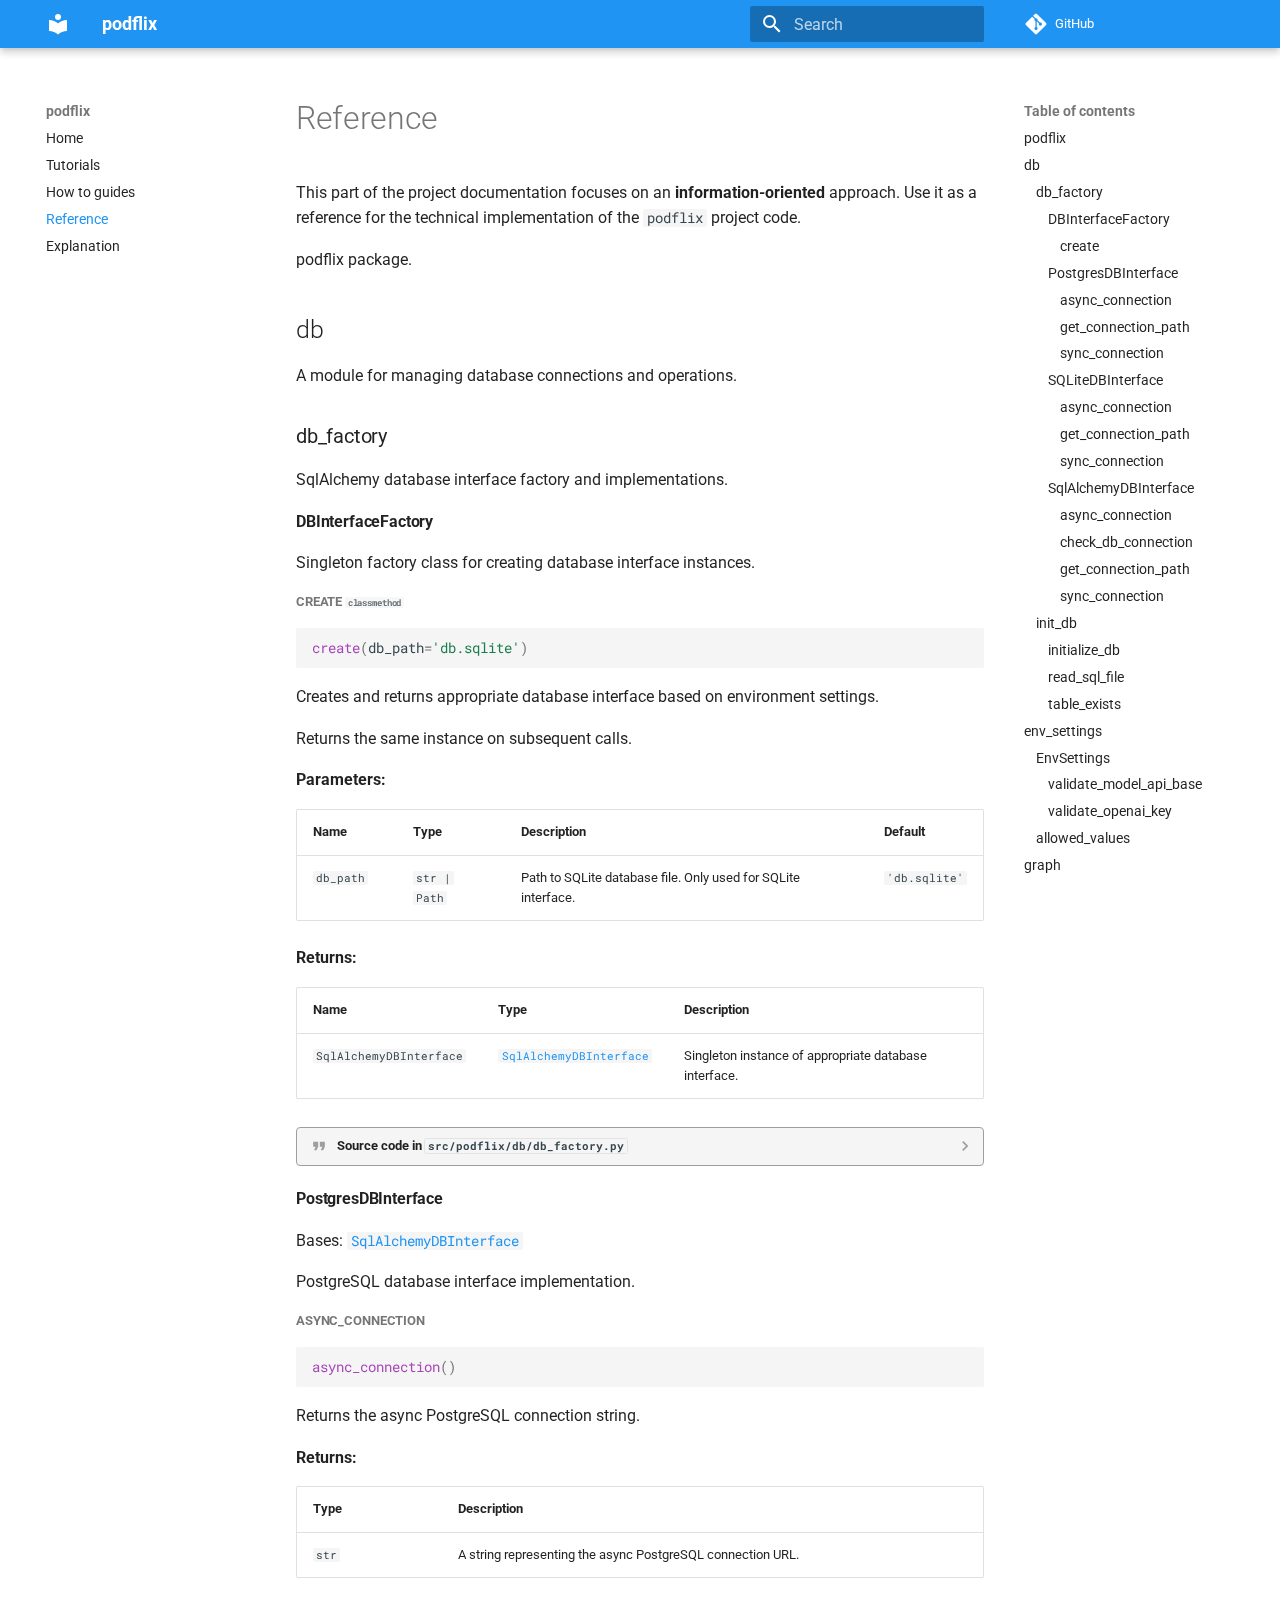
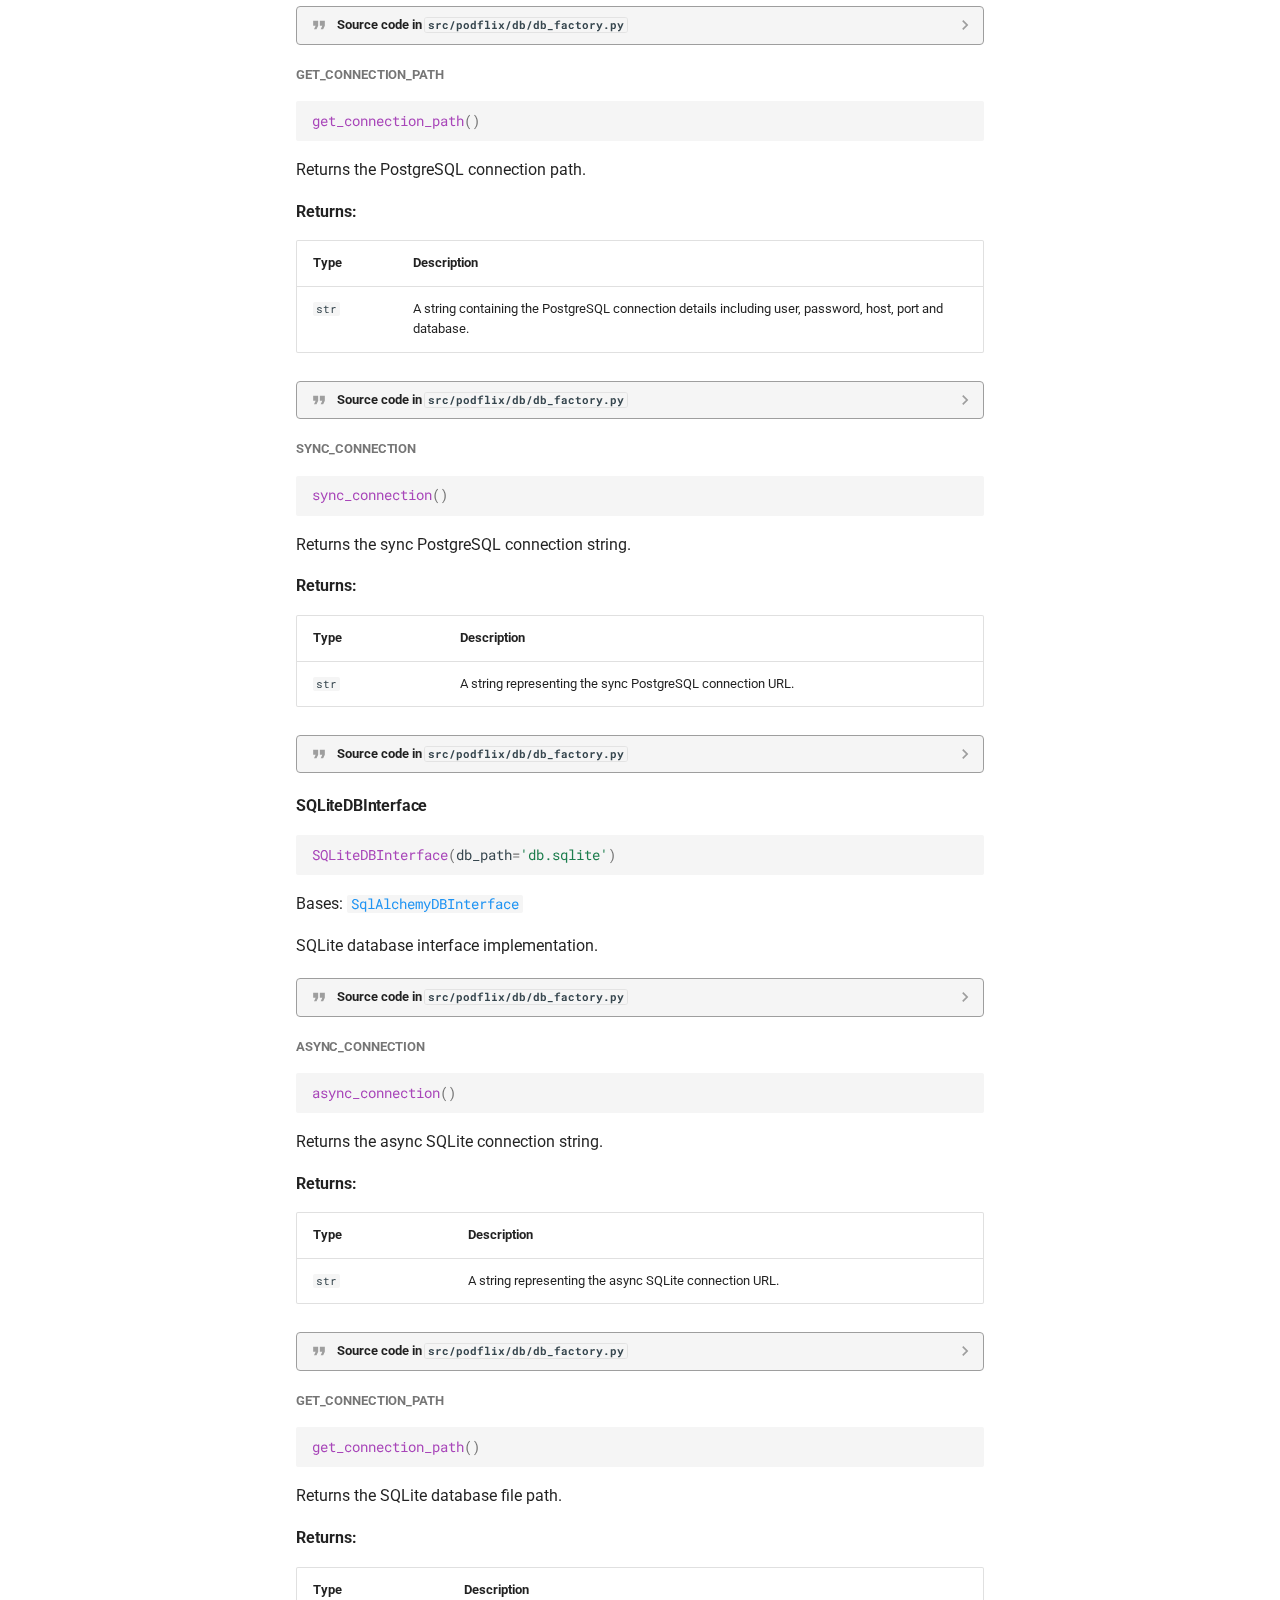
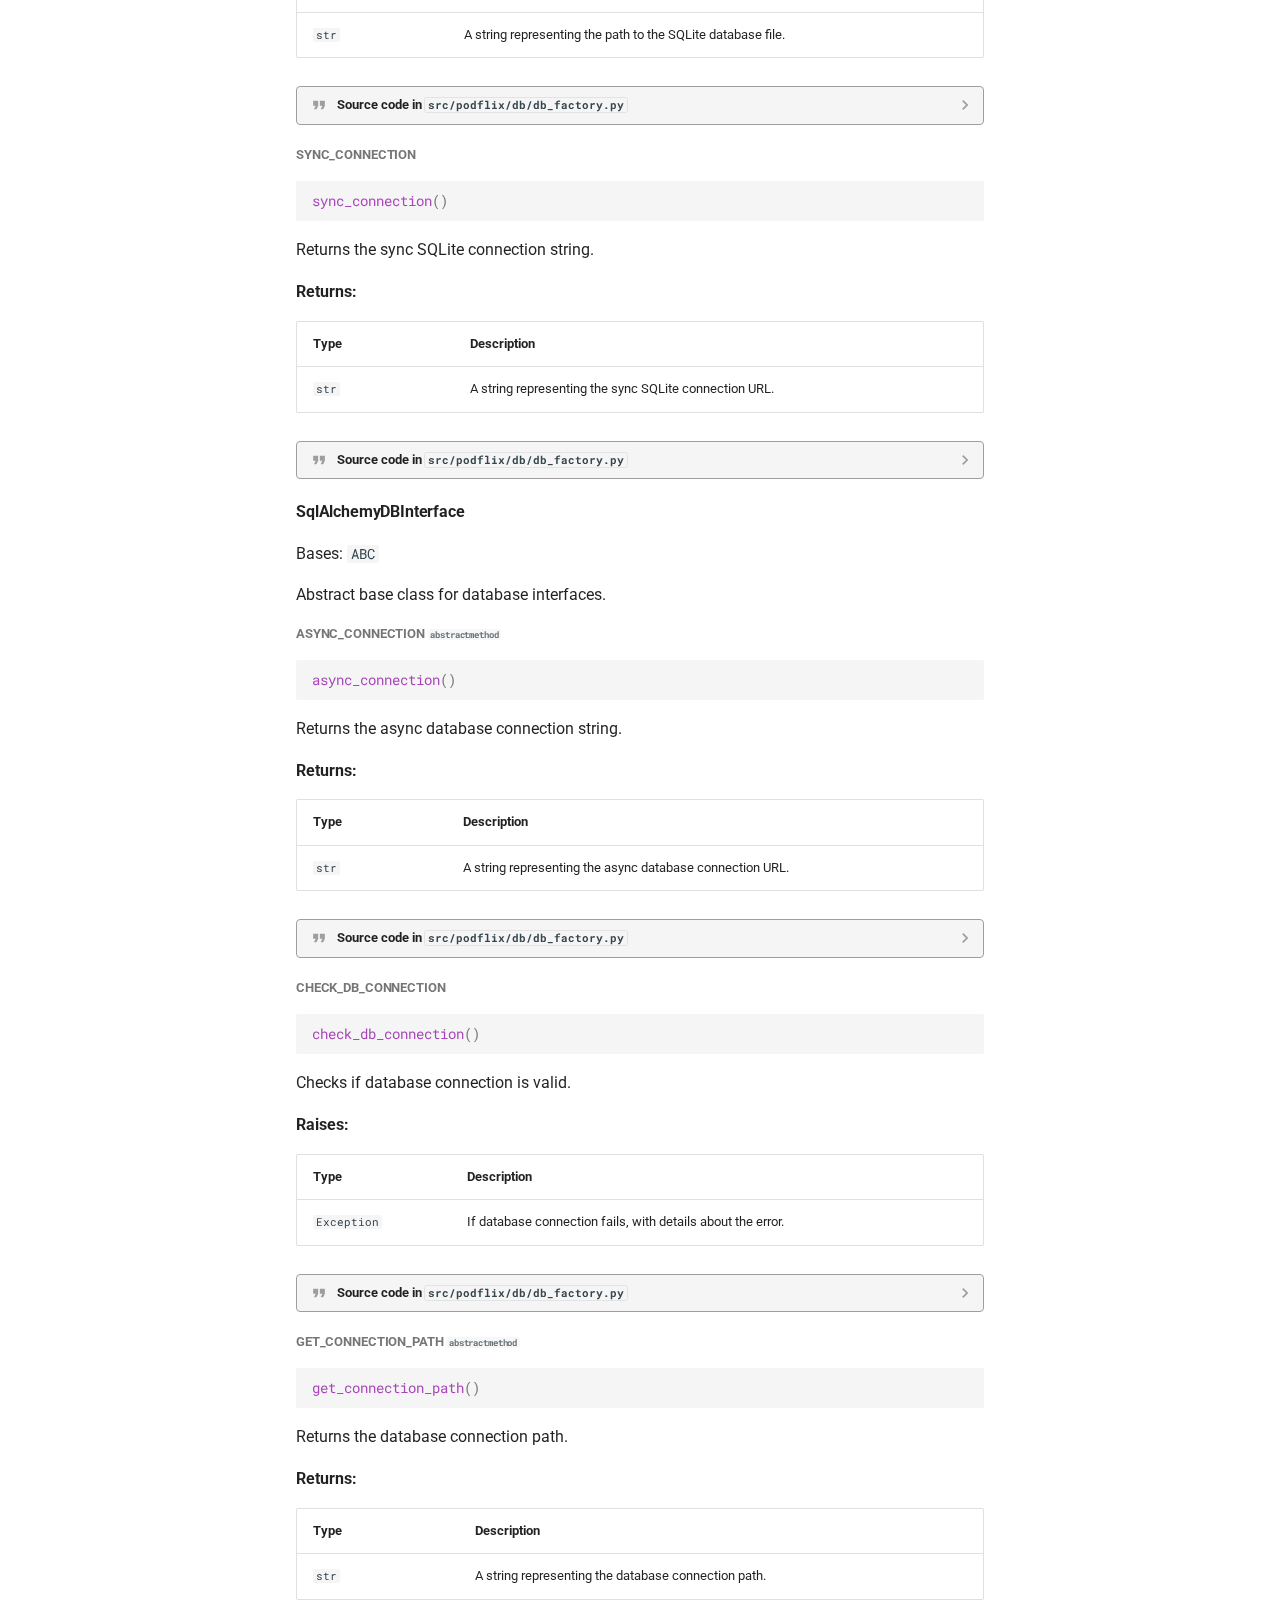
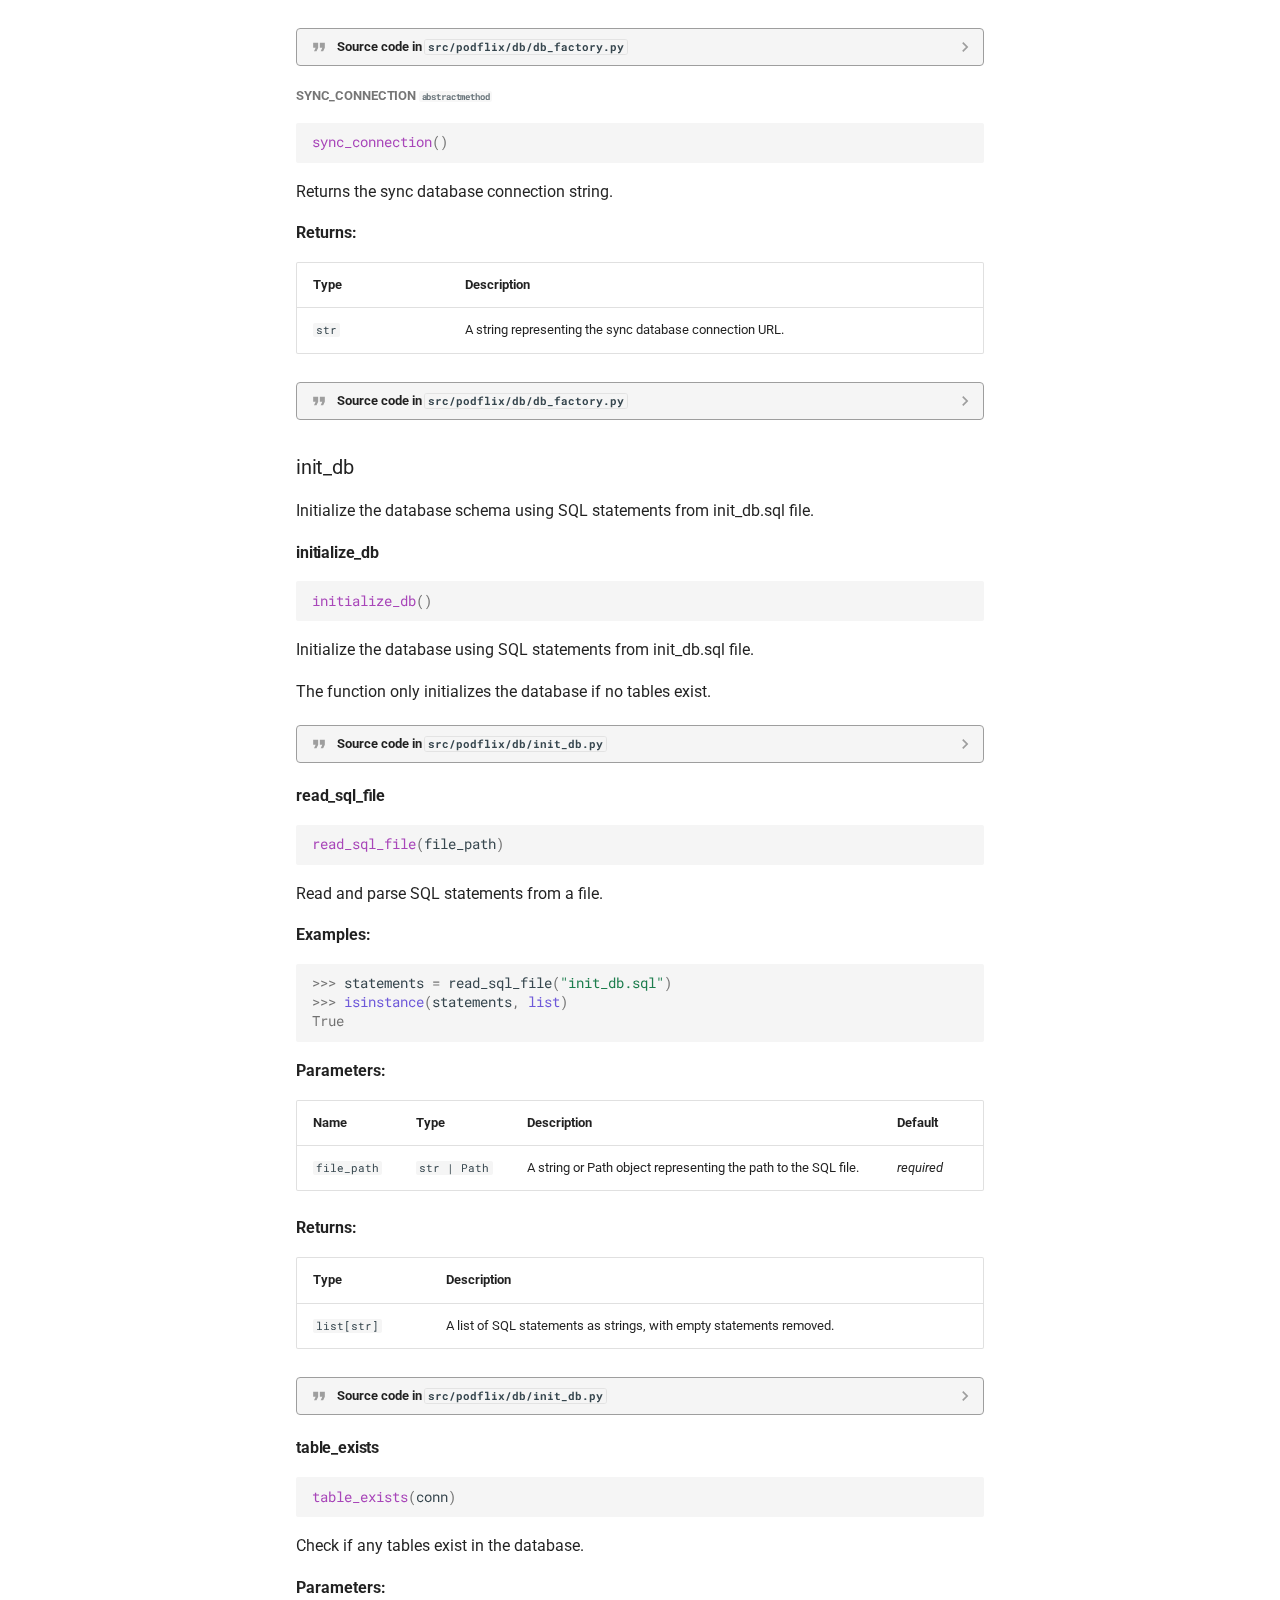
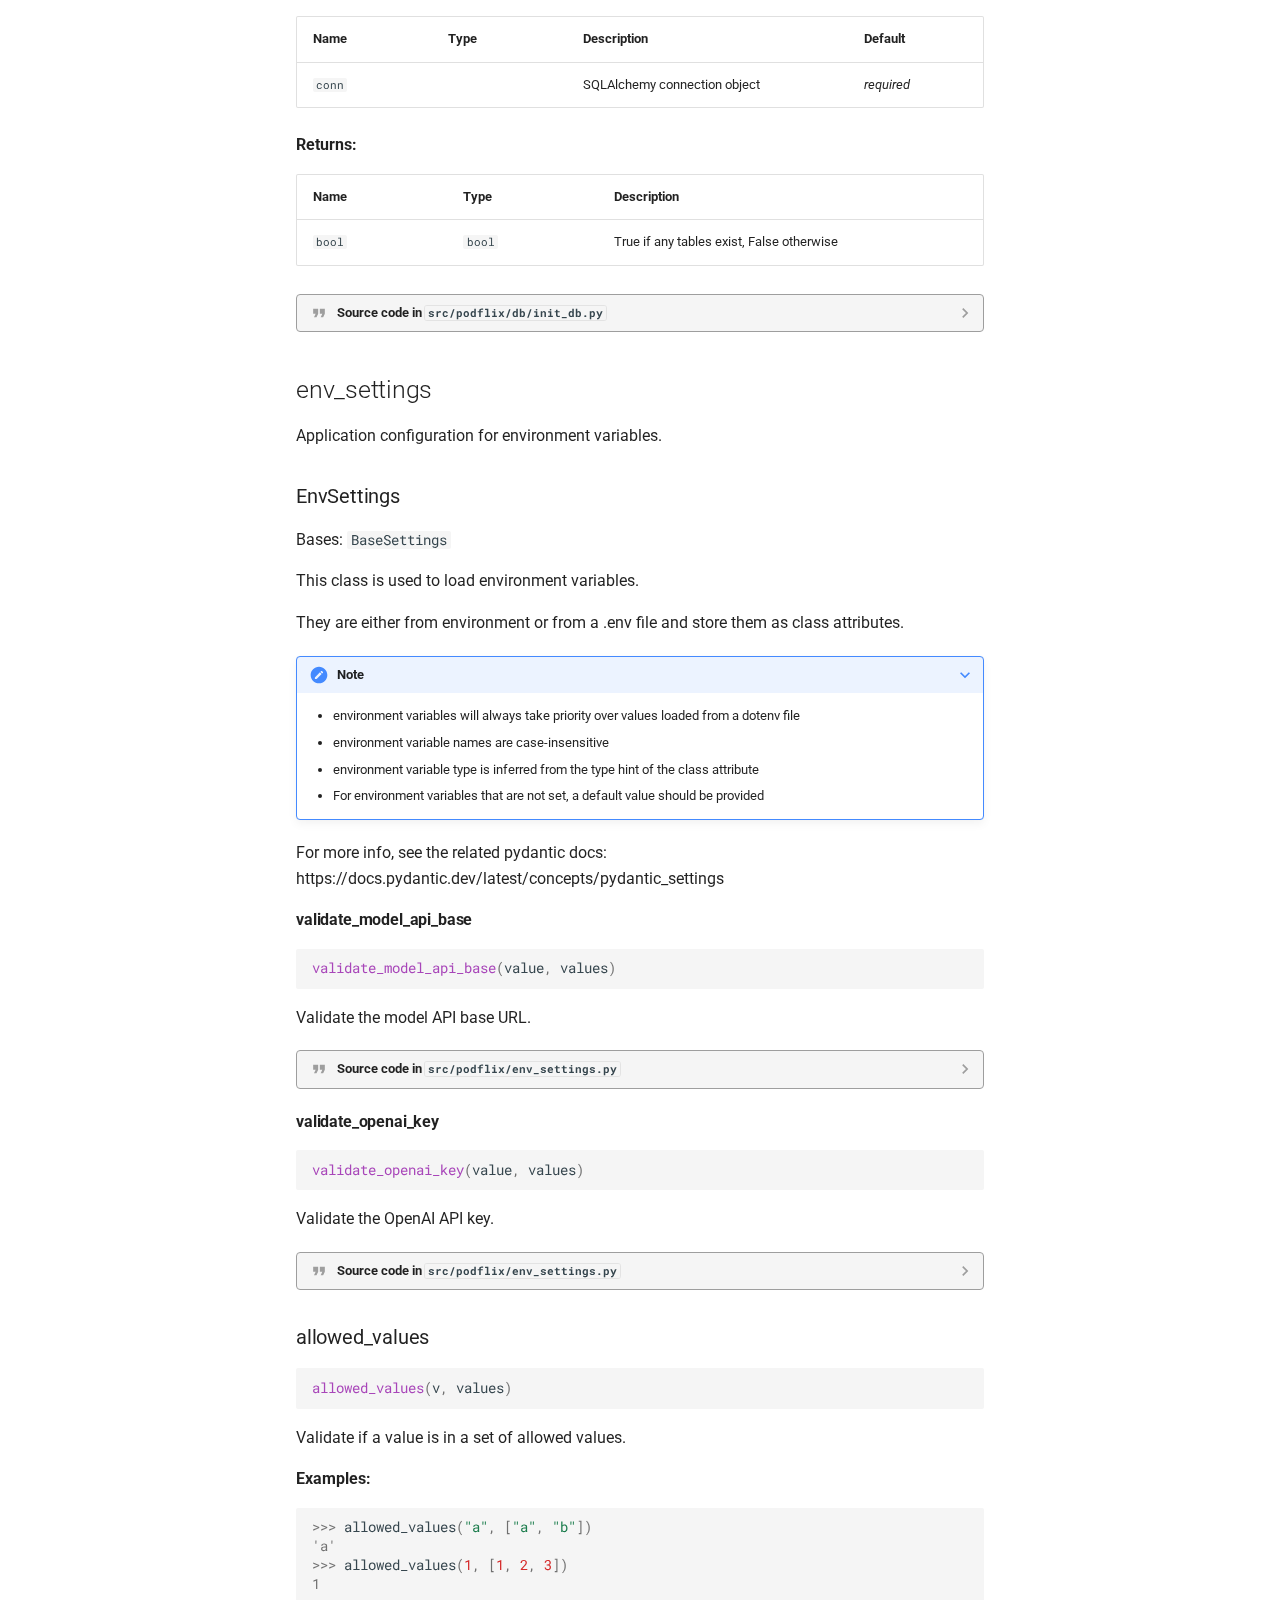
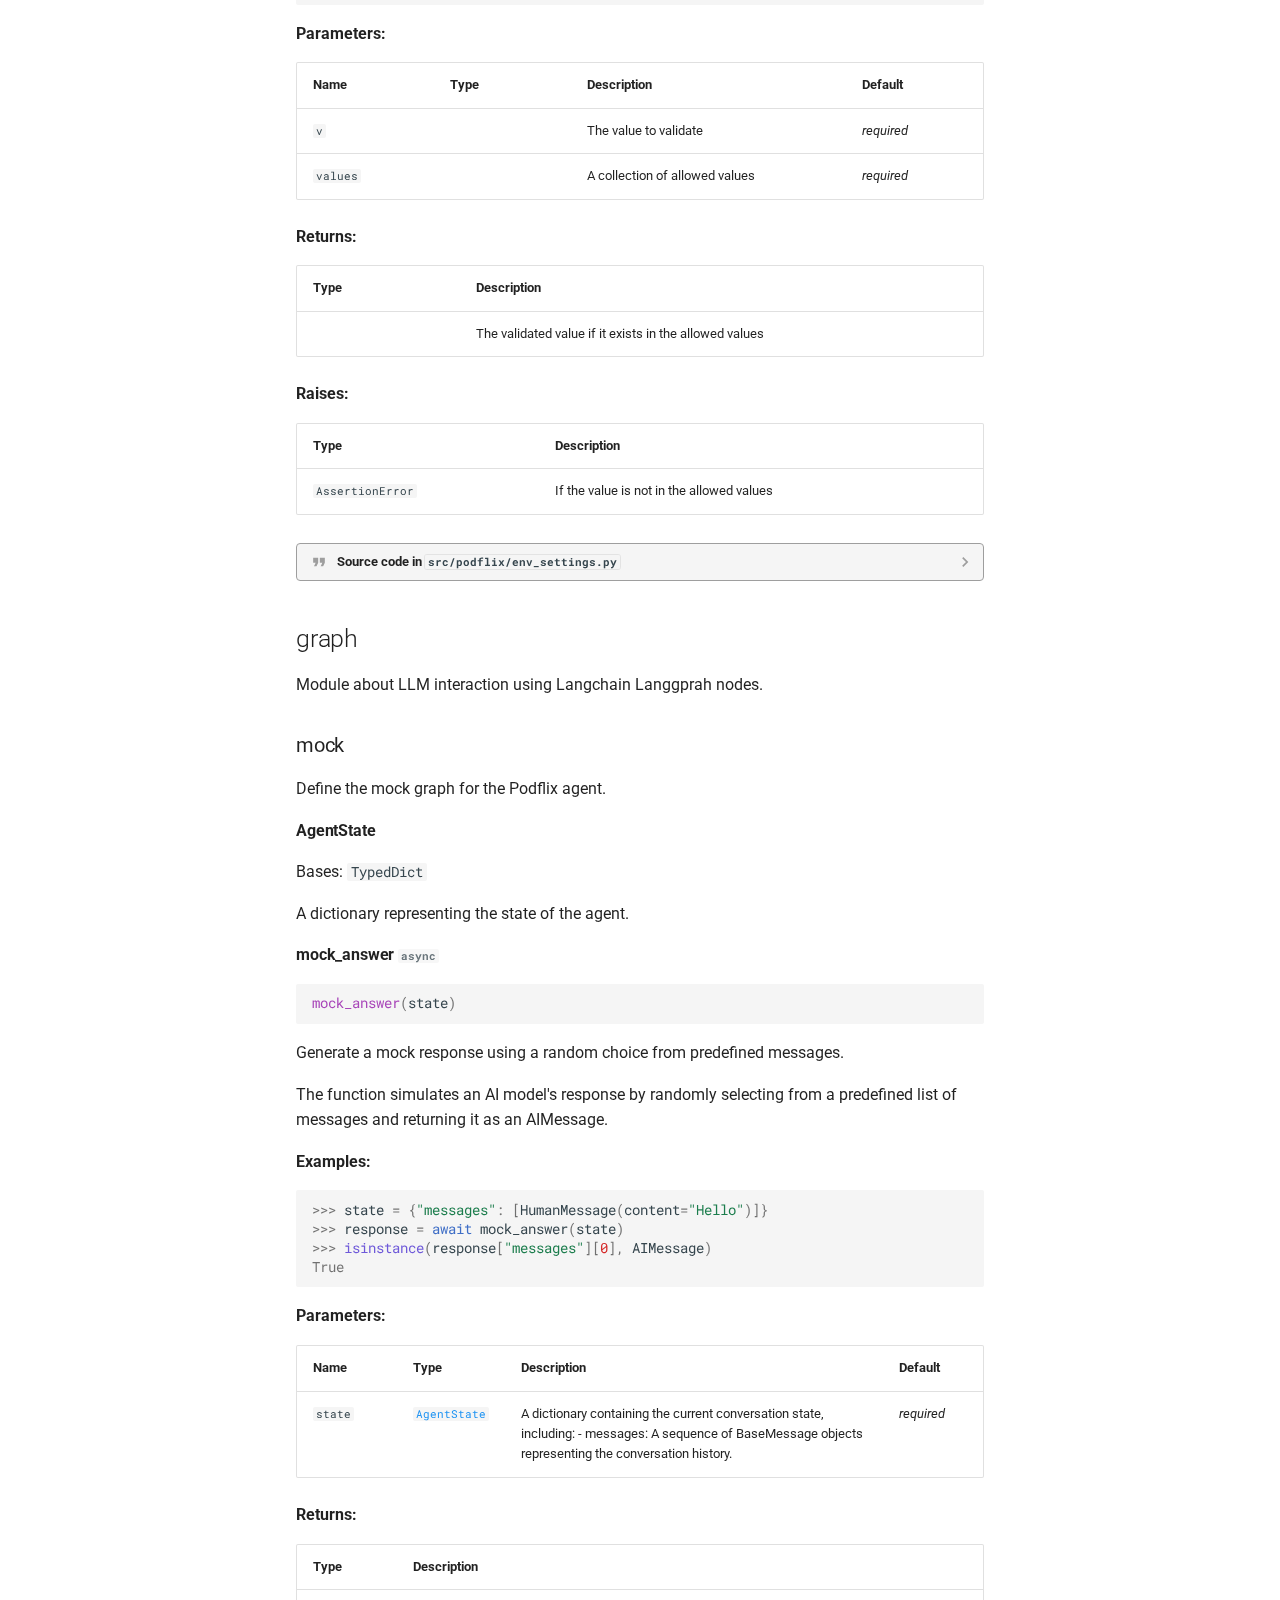
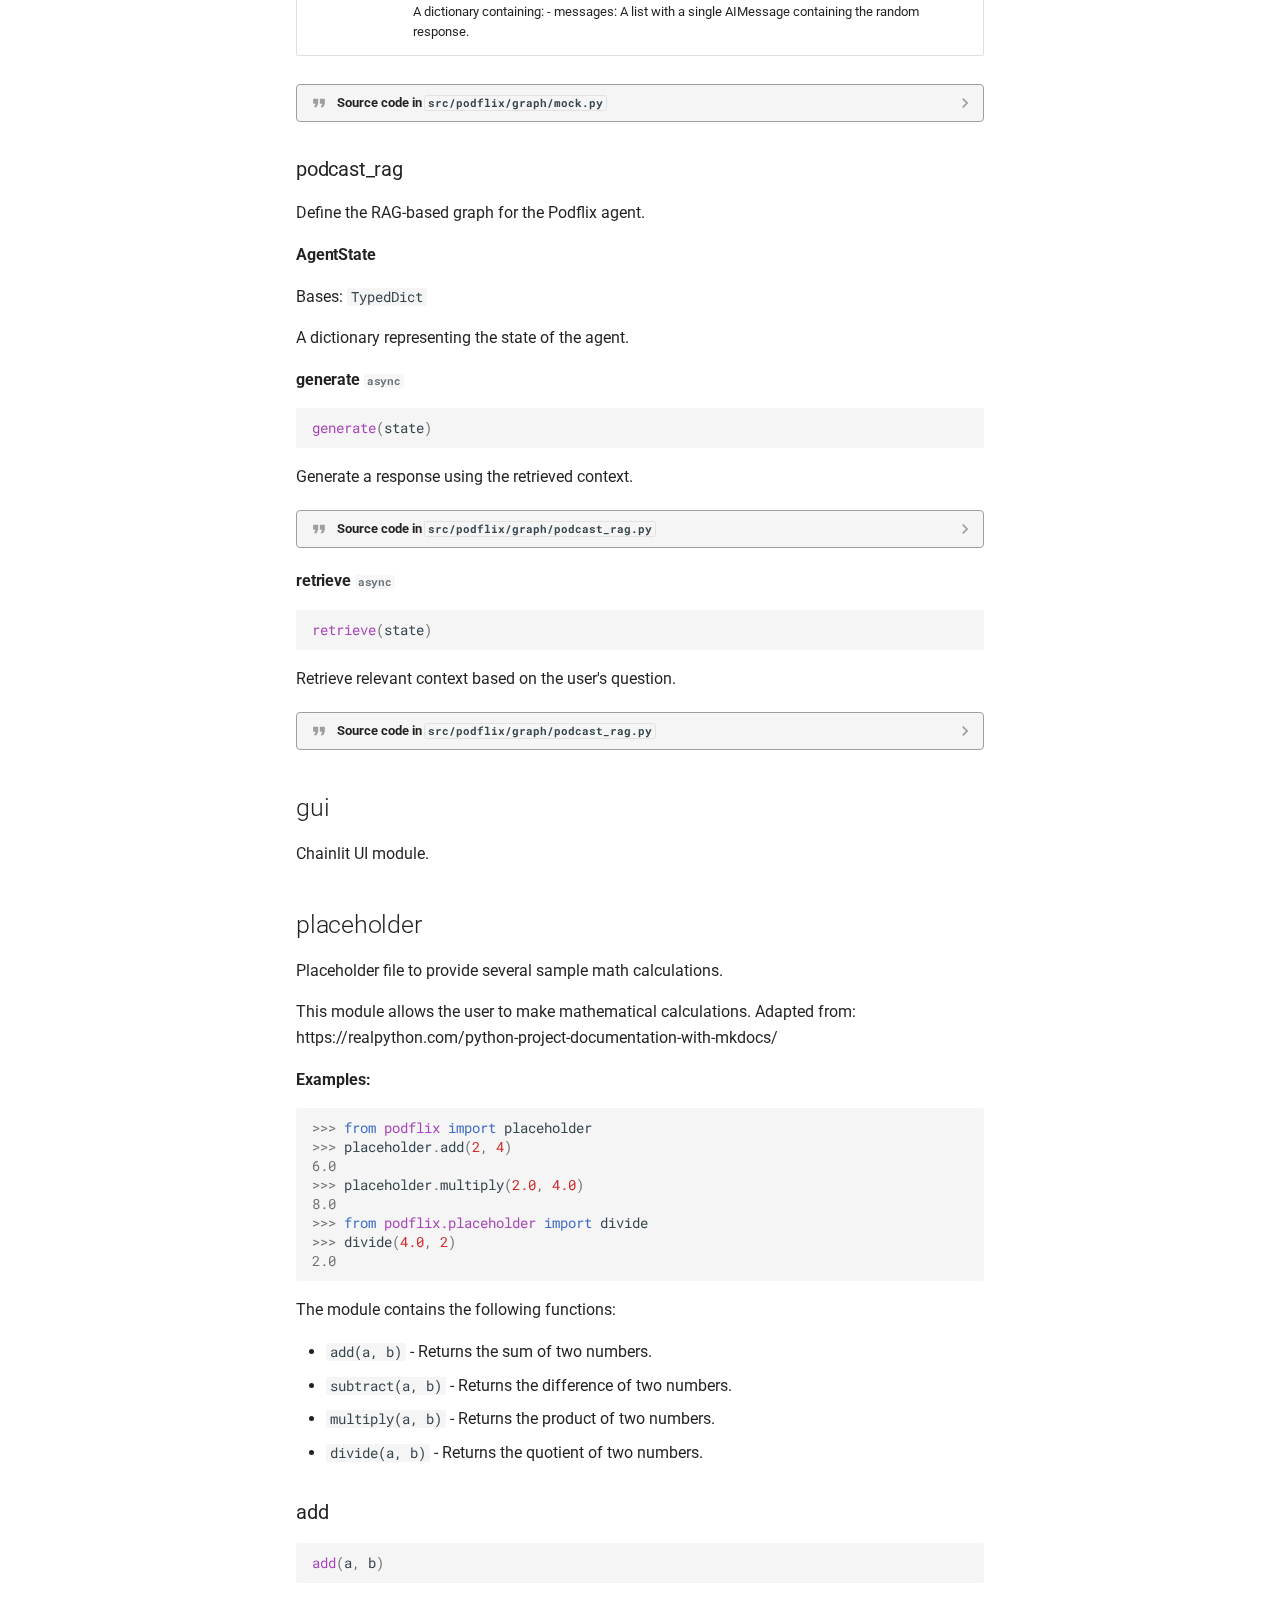
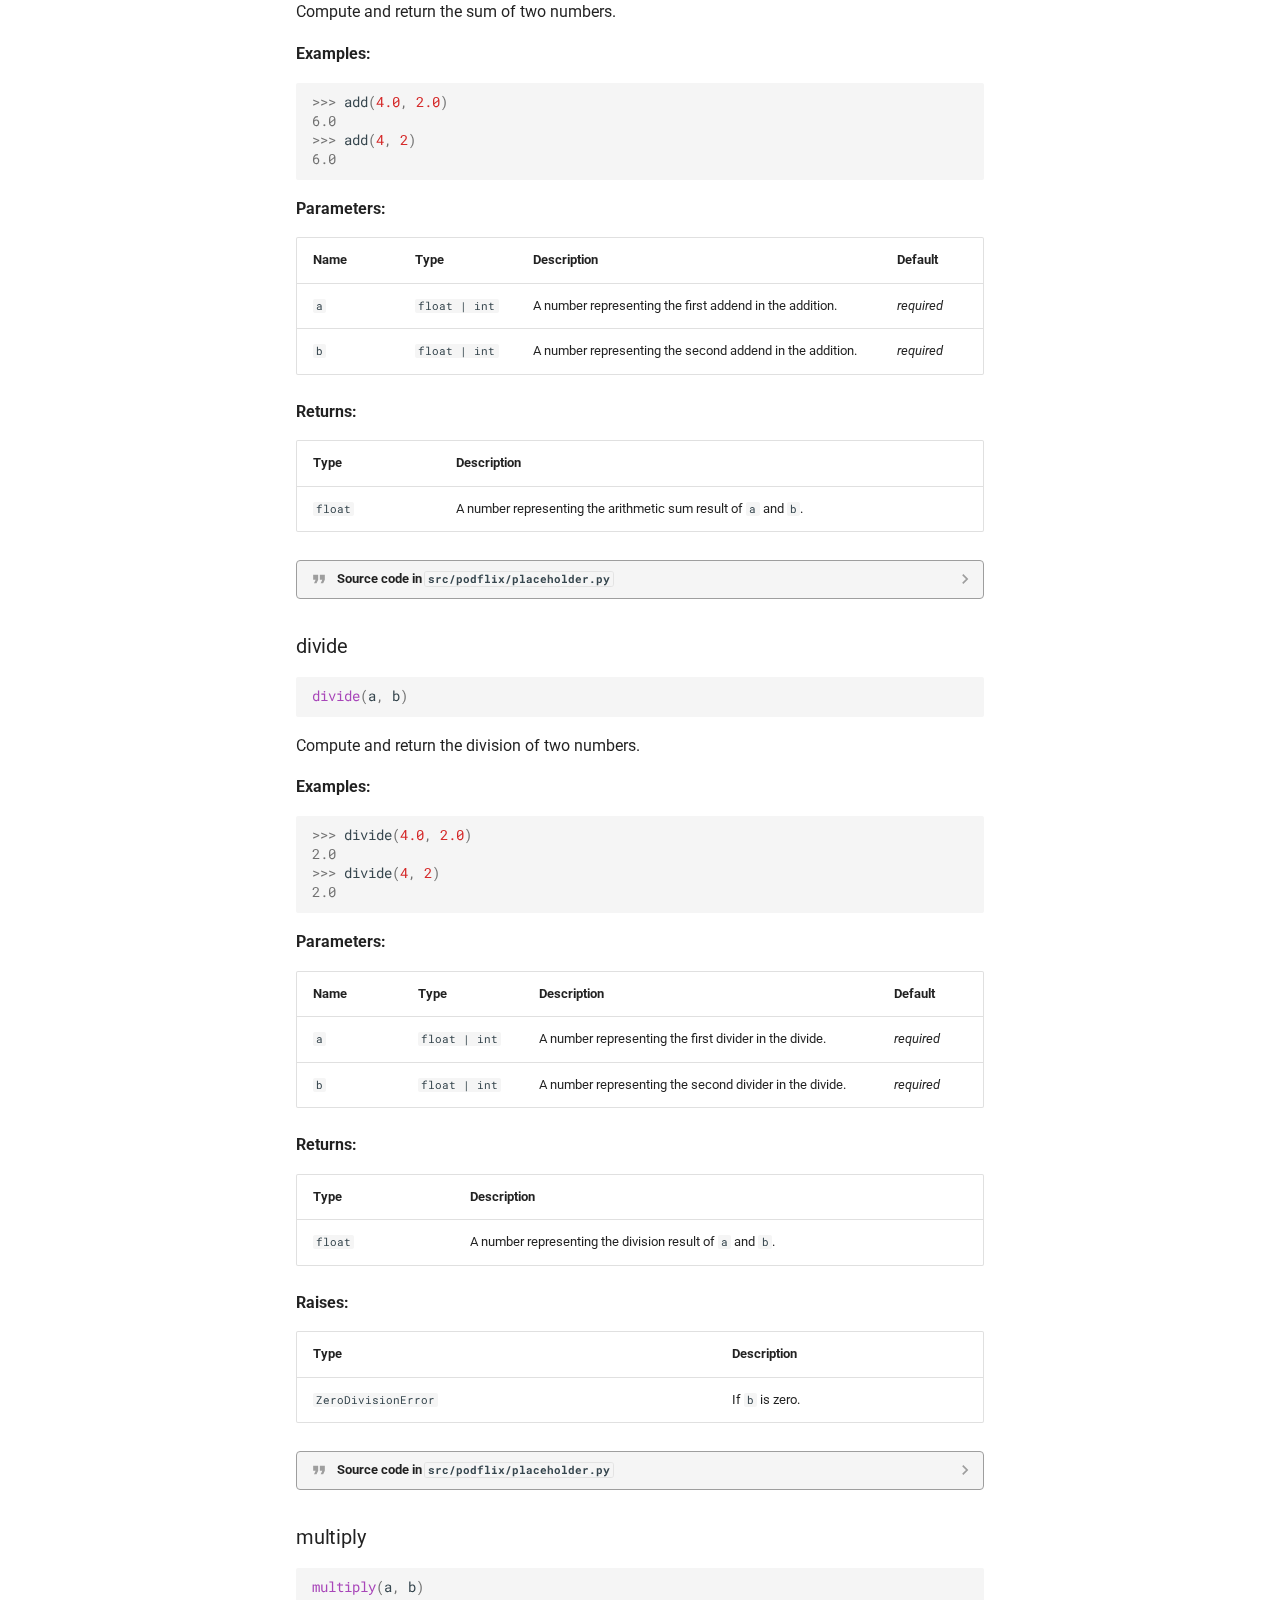
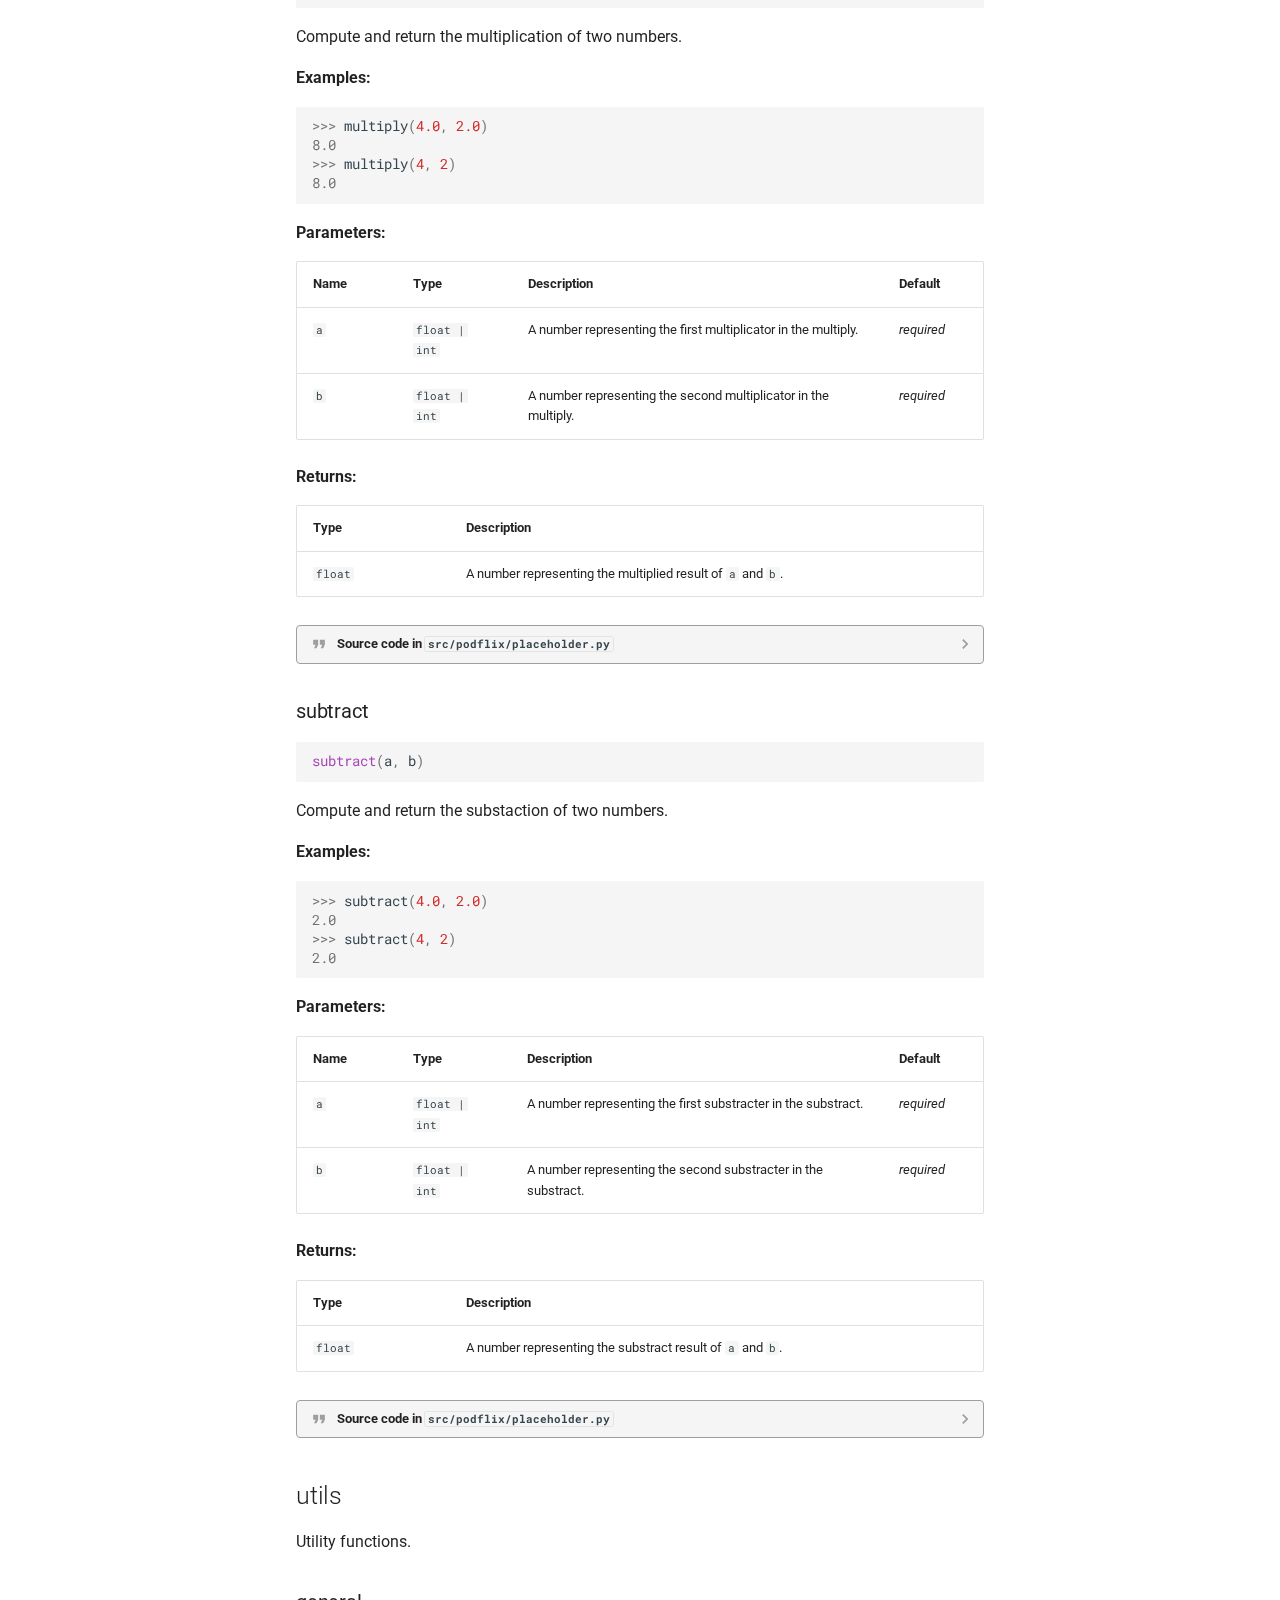
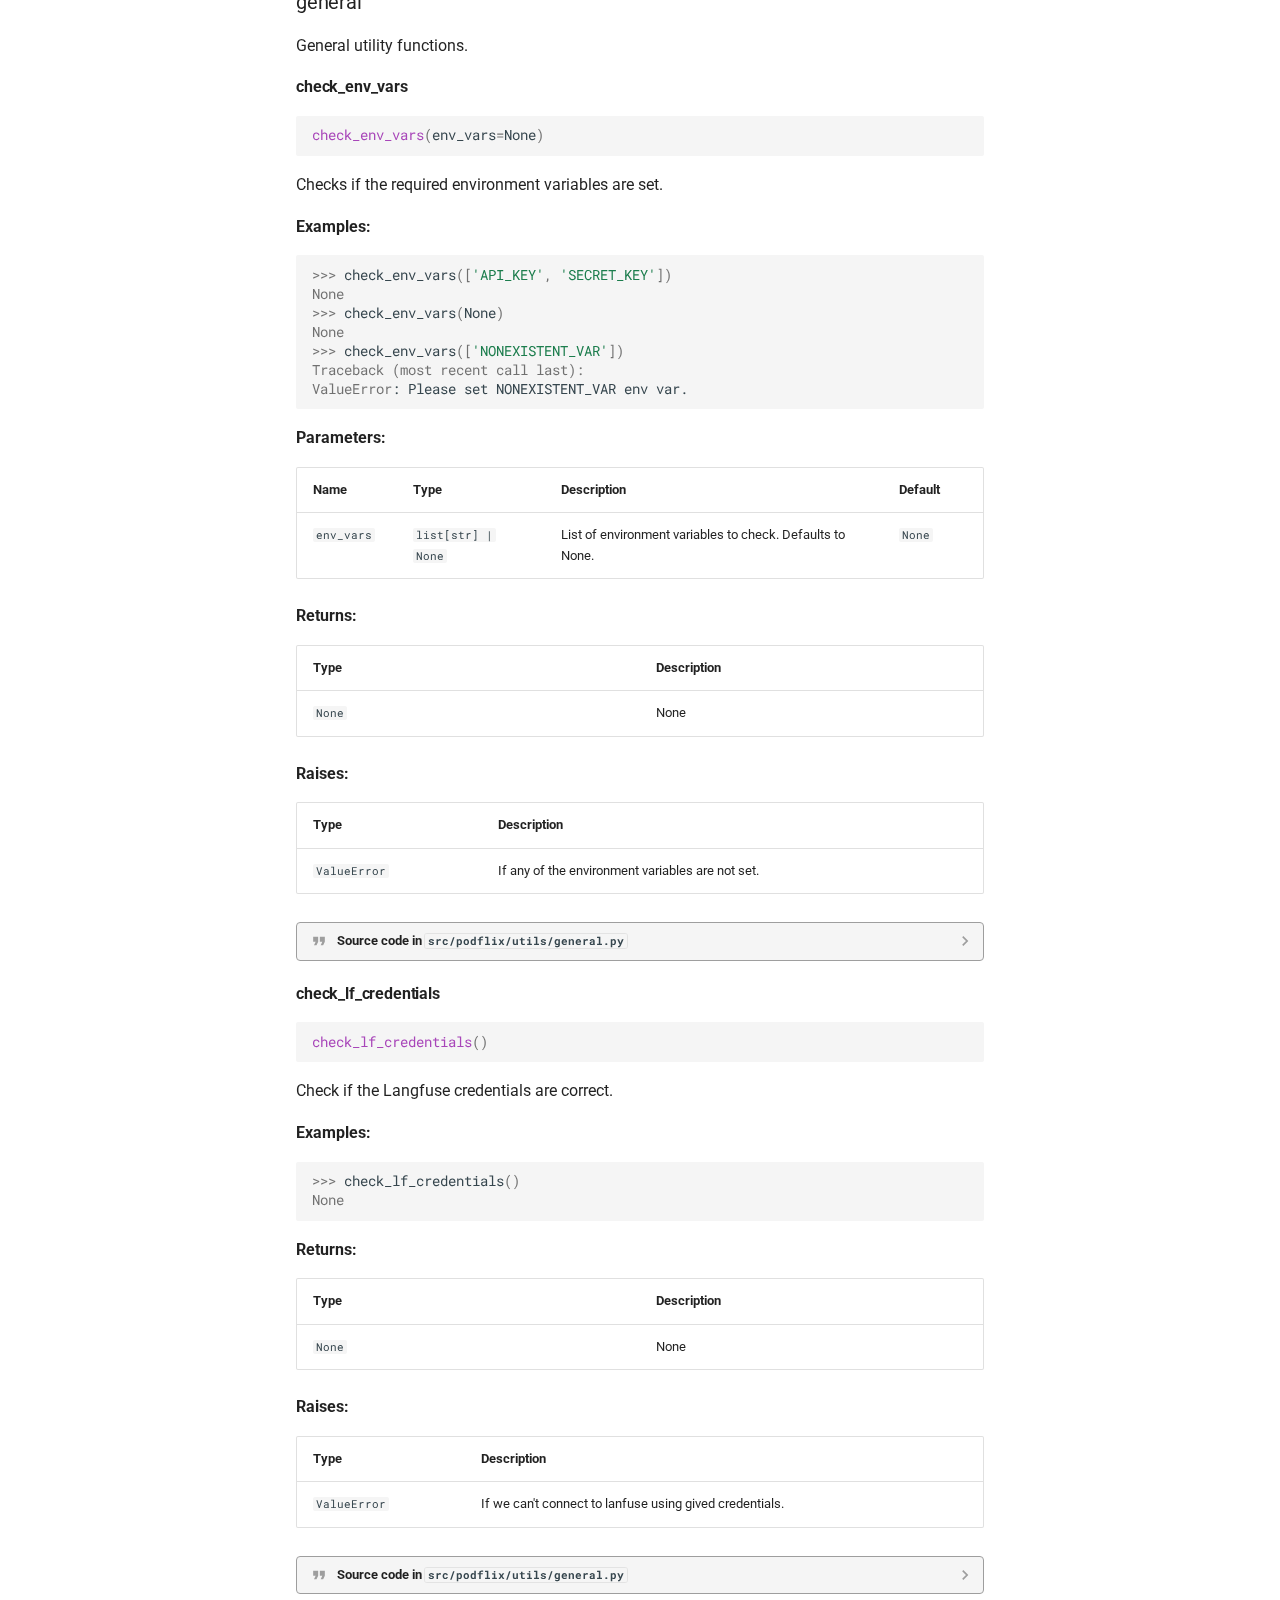
<file: reference/index.html>
<!doctype html>
<html lang="en" class="no-js">
  <head>
    
      <meta charset="utf-8">
      <meta name="viewport" content="width=device-width,initial-scale=1">
      
      
      
        <link rel="canonical" href="https://github.com/ilkersigirci/podflix/reference/">
      
      
        <link rel="prev" href="../how-to-guides/">
      
      
        <link rel="next" href="../explanation/">
      
      
      <link rel="icon" href="../assets/images/favicon.png">
      <meta name="generator" content="mkdocs-1.6.1, mkdocs-material-9.5.49">
    
    
      
        <title>Reference - podflix</title>
      
    
    
      <link rel="stylesheet" href="../assets/stylesheets/main.6f8fc17f.min.css">
      
        
        <link rel="stylesheet" href="../assets/stylesheets/palette.06af60db.min.css">
      
      


    
    
      
    
    
      
        
        
        <link rel="preconnect" href="https://fonts.gstatic.com" crossorigin>
        <link rel="stylesheet" href="https://fonts.googleapis.com/css?family=Roboto:300,300i,400,400i,700,700i%7CRoboto+Mono:400,400i,700,700i&display=fallback">
        <style>:root{--md-text-font:"Roboto";--md-code-font:"Roboto Mono"}</style>
      
    
    
      <link rel="stylesheet" href="../assets/_mkdocstrings.css">
    
    <script>__md_scope=new URL("..",location),__md_hash=e=>[...e].reduce(((e,_)=>(e<<5)-e+_.charCodeAt(0)),0),__md_get=(e,_=localStorage,t=__md_scope)=>JSON.parse(_.getItem(t.pathname+"."+e)),__md_set=(e,_,t=localStorage,a=__md_scope)=>{try{t.setItem(a.pathname+"."+e,JSON.stringify(_))}catch(e){}}</script>
    
      

    
    
    
  </head>
  
  
    
    
    
    
    
    <body dir="ltr" data-md-color-scheme="default" data-md-color-primary="blue" data-md-color-accent="blue">
  
    
    <input class="md-toggle" data-md-toggle="drawer" type="checkbox" id="__drawer" autocomplete="off">
    <input class="md-toggle" data-md-toggle="search" type="checkbox" id="__search" autocomplete="off">
    <label class="md-overlay" for="__drawer"></label>
    <div data-md-component="skip">
      
        
        <a href="#podflix" class="md-skip">
          Skip to content
        </a>
      
    </div>
    <div data-md-component="announce">
      
    </div>
    
    
      

  

<header class="md-header md-header--shadow" data-md-component="header">
  <nav class="md-header__inner md-grid" aria-label="Header">
    <a href=".." title="podflix" class="md-header__button md-logo" aria-label="podflix" data-md-component="logo">
      
  
  <svg xmlns="http://www.w3.org/2000/svg" viewBox="0 0 24 24"><path d="M12 8a3 3 0 0 0 3-3 3 3 0 0 0-3-3 3 3 0 0 0-3 3 3 3 0 0 0 3 3m0 3.54C9.64 9.35 6.5 8 3 8v11c3.5 0 6.64 1.35 9 3.54 2.36-2.19 5.5-3.54 9-3.54V8c-3.5 0-6.64 1.35-9 3.54"/></svg>

    </a>
    <label class="md-header__button md-icon" for="__drawer">
      
      <svg xmlns="http://www.w3.org/2000/svg" viewBox="0 0 24 24"><path d="M3 6h18v2H3zm0 5h18v2H3zm0 5h18v2H3z"/></svg>
    </label>
    <div class="md-header__title" data-md-component="header-title">
      <div class="md-header__ellipsis">
        <div class="md-header__topic">
          <span class="md-ellipsis">
            podflix
          </span>
        </div>
        <div class="md-header__topic" data-md-component="header-topic">
          <span class="md-ellipsis">
            
              Reference
            
          </span>
        </div>
      </div>
    </div>
    
      
    
    
    
    
      <label class="md-header__button md-icon" for="__search">
        
        <svg xmlns="http://www.w3.org/2000/svg" viewBox="0 0 24 24"><path d="M9.5 3A6.5 6.5 0 0 1 16 9.5c0 1.61-.59 3.09-1.56 4.23l.27.27h.79l5 5-1.5 1.5-5-5v-.79l-.27-.27A6.52 6.52 0 0 1 9.5 16 6.5 6.5 0 0 1 3 9.5 6.5 6.5 0 0 1 9.5 3m0 2C7 5 5 7 5 9.5S7 14 9.5 14 14 12 14 9.5 12 5 9.5 5"/></svg>
      </label>
      <div class="md-search" data-md-component="search" role="dialog">
  <label class="md-search__overlay" for="__search"></label>
  <div class="md-search__inner" role="search">
    <form class="md-search__form" name="search">
      <input type="text" class="md-search__input" name="query" aria-label="Search" placeholder="Search" autocapitalize="off" autocorrect="off" autocomplete="off" spellcheck="false" data-md-component="search-query" required>
      <label class="md-search__icon md-icon" for="__search">
        
        <svg xmlns="http://www.w3.org/2000/svg" viewBox="0 0 24 24"><path d="M9.5 3A6.5 6.5 0 0 1 16 9.5c0 1.61-.59 3.09-1.56 4.23l.27.27h.79l5 5-1.5 1.5-5-5v-.79l-.27-.27A6.52 6.52 0 0 1 9.5 16 6.5 6.5 0 0 1 3 9.5 6.5 6.5 0 0 1 9.5 3m0 2C7 5 5 7 5 9.5S7 14 9.5 14 14 12 14 9.5 12 5 9.5 5"/></svg>
        
        <svg xmlns="http://www.w3.org/2000/svg" viewBox="0 0 24 24"><path d="M20 11v2H8l5.5 5.5-1.42 1.42L4.16 12l7.92-7.92L13.5 5.5 8 11z"/></svg>
      </label>
      <nav class="md-search__options" aria-label="Search">
        
        <button type="reset" class="md-search__icon md-icon" title="Clear" aria-label="Clear" tabindex="-1">
          
          <svg xmlns="http://www.w3.org/2000/svg" viewBox="0 0 24 24"><path d="M19 6.41 17.59 5 12 10.59 6.41 5 5 6.41 10.59 12 5 17.59 6.41 19 12 13.41 17.59 19 19 17.59 13.41 12z"/></svg>
        </button>
      </nav>
      
    </form>
    <div class="md-search__output">
      <div class="md-search__scrollwrap" tabindex="0" data-md-scrollfix>
        <div class="md-search-result" data-md-component="search-result">
          <div class="md-search-result__meta">
            Initializing search
          </div>
          <ol class="md-search-result__list" role="presentation"></ol>
        </div>
      </div>
    </div>
  </div>
</div>
    
    
      <div class="md-header__source">
        <a href="https://ilkersigirci.github.io/podflix/" title="Go to repository" class="md-source" data-md-component="source">
  <div class="md-source__icon md-icon">
    
    <svg xmlns="http://www.w3.org/2000/svg" viewBox="0 0 448 512"><!--! Font Awesome Free 6.7.1 by @fontawesome - https://fontawesome.com License - https://fontawesome.com/license/free (Icons: CC BY 4.0, Fonts: SIL OFL 1.1, Code: MIT License) Copyright 2024 Fonticons, Inc.--><path d="M439.55 236.05 244 40.45a28.87 28.87 0 0 0-40.81 0l-40.66 40.63 51.52 51.52c27.06-9.14 52.68 16.77 43.39 43.68l49.66 49.66c34.23-11.8 61.18 31 35.47 56.69-26.49 26.49-70.21-2.87-56-37.34L240.22 199v121.85c25.3 12.54 22.26 41.85 9.08 55a34.34 34.34 0 0 1-48.55 0c-17.57-17.6-11.07-46.91 11.25-56v-123c-20.8-8.51-24.6-30.74-18.64-45L142.57 101 8.45 235.14a28.86 28.86 0 0 0 0 40.81l195.61 195.6a28.86 28.86 0 0 0 40.8 0l194.69-194.69a28.86 28.86 0 0 0 0-40.81"/></svg>
  </div>
  <div class="md-source__repository">
    GitHub
  </div>
</a>
      </div>
    
  </nav>
  
</header>
    
    <div class="md-container" data-md-component="container">
      
      
        
          
        
      
      <main class="md-main" data-md-component="main">
        <div class="md-main__inner md-grid">
          
            
              
              <div class="md-sidebar md-sidebar--primary" data-md-component="sidebar" data-md-type="navigation" >
                <div class="md-sidebar__scrollwrap">
                  <div class="md-sidebar__inner">
                    



<nav class="md-nav md-nav--primary" aria-label="Navigation" data-md-level="0">
  <label class="md-nav__title" for="__drawer">
    <a href=".." title="podflix" class="md-nav__button md-logo" aria-label="podflix" data-md-component="logo">
      
  
  <svg xmlns="http://www.w3.org/2000/svg" viewBox="0 0 24 24"><path d="M12 8a3 3 0 0 0 3-3 3 3 0 0 0-3-3 3 3 0 0 0-3 3 3 3 0 0 0 3 3m0 3.54C9.64 9.35 6.5 8 3 8v11c3.5 0 6.64 1.35 9 3.54 2.36-2.19 5.5-3.54 9-3.54V8c-3.5 0-6.64 1.35-9 3.54"/></svg>

    </a>
    podflix
  </label>
  
    <div class="md-nav__source">
      <a href="https://ilkersigirci.github.io/podflix/" title="Go to repository" class="md-source" data-md-component="source">
  <div class="md-source__icon md-icon">
    
    <svg xmlns="http://www.w3.org/2000/svg" viewBox="0 0 448 512"><!--! Font Awesome Free 6.7.1 by @fontawesome - https://fontawesome.com License - https://fontawesome.com/license/free (Icons: CC BY 4.0, Fonts: SIL OFL 1.1, Code: MIT License) Copyright 2024 Fonticons, Inc.--><path d="M439.55 236.05 244 40.45a28.87 28.87 0 0 0-40.81 0l-40.66 40.63 51.52 51.52c27.06-9.14 52.68 16.77 43.39 43.68l49.66 49.66c34.23-11.8 61.18 31 35.47 56.69-26.49 26.49-70.21-2.87-56-37.34L240.22 199v121.85c25.3 12.54 22.26 41.85 9.08 55a34.34 34.34 0 0 1-48.55 0c-17.57-17.6-11.07-46.91 11.25-56v-123c-20.8-8.51-24.6-30.74-18.64-45L142.57 101 8.45 235.14a28.86 28.86 0 0 0 0 40.81l195.61 195.6a28.86 28.86 0 0 0 40.8 0l194.69-194.69a28.86 28.86 0 0 0 0-40.81"/></svg>
  </div>
  <div class="md-source__repository">
    GitHub
  </div>
</a>
    </div>
  
  <ul class="md-nav__list" data-md-scrollfix>
    
      
      
  
  
  
  
    <li class="md-nav__item">
      <a href=".." class="md-nav__link">
        
  
  <span class="md-ellipsis">
    Home
  </span>
  

      </a>
    </li>
  

    
      
      
  
  
  
  
    <li class="md-nav__item">
      <a href="../tutorials/" class="md-nav__link">
        
  
  <span class="md-ellipsis">
    Tutorials
  </span>
  

      </a>
    </li>
  

    
      
      
  
  
  
  
    <li class="md-nav__item">
      <a href="../how-to-guides/" class="md-nav__link">
        
  
  <span class="md-ellipsis">
    How to guides
  </span>
  

      </a>
    </li>
  

    
      
      
  
  
    
  
  
  
    <li class="md-nav__item md-nav__item--active">
      
      <input class="md-nav__toggle md-toggle" type="checkbox" id="__toc">
      
      
      
        <label class="md-nav__link md-nav__link--active" for="__toc">
          
  
  <span class="md-ellipsis">
    Reference
  </span>
  

          <span class="md-nav__icon md-icon"></span>
        </label>
      
      <a href="./" class="md-nav__link md-nav__link--active">
        
  
  <span class="md-ellipsis">
    Reference
  </span>
  

      </a>
      
        

<nav class="md-nav md-nav--secondary" aria-label="Table of contents">
  
  
  
  
    <label class="md-nav__title" for="__toc">
      <span class="md-nav__icon md-icon"></span>
      Table of contents
    </label>
    <ul class="md-nav__list" data-md-component="toc" data-md-scrollfix>
      
        <li class="md-nav__item">
  <a href="#podflix" class="md-nav__link">
    <span class="md-ellipsis">
      podflix
    </span>
  </a>
  
</li>
      
        <li class="md-nav__item">
  <a href="#podflix.db" class="md-nav__link">
    <span class="md-ellipsis">
      db
    </span>
  </a>
  
    <nav class="md-nav" aria-label="db">
      <ul class="md-nav__list">
        
          <li class="md-nav__item">
  <a href="#podflix.db.db_factory" class="md-nav__link">
    <span class="md-ellipsis">
      db_factory
    </span>
  </a>
  
    <nav class="md-nav" aria-label="db_factory">
      <ul class="md-nav__list">
        
          <li class="md-nav__item">
  <a href="#podflix.db.db_factory.DBInterfaceFactory" class="md-nav__link">
    <span class="md-ellipsis">
      DBInterfaceFactory
    </span>
  </a>
  
    <nav class="md-nav" aria-label="DBInterfaceFactory">
      <ul class="md-nav__list">
        
          <li class="md-nav__item">
  <a href="#podflix.db.db_factory.DBInterfaceFactory.create" class="md-nav__link">
    <span class="md-ellipsis">
      create
    </span>
  </a>
  
</li>
        
      </ul>
    </nav>
  
</li>
        
          <li class="md-nav__item">
  <a href="#podflix.db.db_factory.PostgresDBInterface" class="md-nav__link">
    <span class="md-ellipsis">
      PostgresDBInterface
    </span>
  </a>
  
    <nav class="md-nav" aria-label="PostgresDBInterface">
      <ul class="md-nav__list">
        
          <li class="md-nav__item">
  <a href="#podflix.db.db_factory.PostgresDBInterface.async_connection" class="md-nav__link">
    <span class="md-ellipsis">
      async_connection
    </span>
  </a>
  
</li>
        
          <li class="md-nav__item">
  <a href="#podflix.db.db_factory.PostgresDBInterface.get_connection_path" class="md-nav__link">
    <span class="md-ellipsis">
      get_connection_path
    </span>
  </a>
  
</li>
        
          <li class="md-nav__item">
  <a href="#podflix.db.db_factory.PostgresDBInterface.sync_connection" class="md-nav__link">
    <span class="md-ellipsis">
      sync_connection
    </span>
  </a>
  
</li>
        
      </ul>
    </nav>
  
</li>
        
          <li class="md-nav__item">
  <a href="#podflix.db.db_factory.SQLiteDBInterface" class="md-nav__link">
    <span class="md-ellipsis">
      SQLiteDBInterface
    </span>
  </a>
  
    <nav class="md-nav" aria-label="SQLiteDBInterface">
      <ul class="md-nav__list">
        
          <li class="md-nav__item">
  <a href="#podflix.db.db_factory.SQLiteDBInterface.async_connection" class="md-nav__link">
    <span class="md-ellipsis">
      async_connection
    </span>
  </a>
  
</li>
        
          <li class="md-nav__item">
  <a href="#podflix.db.db_factory.SQLiteDBInterface.get_connection_path" class="md-nav__link">
    <span class="md-ellipsis">
      get_connection_path
    </span>
  </a>
  
</li>
        
          <li class="md-nav__item">
  <a href="#podflix.db.db_factory.SQLiteDBInterface.sync_connection" class="md-nav__link">
    <span class="md-ellipsis">
      sync_connection
    </span>
  </a>
  
</li>
        
      </ul>
    </nav>
  
</li>
        
          <li class="md-nav__item">
  <a href="#podflix.db.db_factory.SqlAlchemyDBInterface" class="md-nav__link">
    <span class="md-ellipsis">
      SqlAlchemyDBInterface
    </span>
  </a>
  
    <nav class="md-nav" aria-label="SqlAlchemyDBInterface">
      <ul class="md-nav__list">
        
          <li class="md-nav__item">
  <a href="#podflix.db.db_factory.SqlAlchemyDBInterface.async_connection" class="md-nav__link">
    <span class="md-ellipsis">
      async_connection
    </span>
  </a>
  
</li>
        
          <li class="md-nav__item">
  <a href="#podflix.db.db_factory.SqlAlchemyDBInterface.check_db_connection" class="md-nav__link">
    <span class="md-ellipsis">
      check_db_connection
    </span>
  </a>
  
</li>
        
          <li class="md-nav__item">
  <a href="#podflix.db.db_factory.SqlAlchemyDBInterface.get_connection_path" class="md-nav__link">
    <span class="md-ellipsis">
      get_connection_path
    </span>
  </a>
  
</li>
        
          <li class="md-nav__item">
  <a href="#podflix.db.db_factory.SqlAlchemyDBInterface.sync_connection" class="md-nav__link">
    <span class="md-ellipsis">
      sync_connection
    </span>
  </a>
  
</li>
        
      </ul>
    </nav>
  
</li>
        
      </ul>
    </nav>
  
</li>
        
          <li class="md-nav__item">
  <a href="#podflix.db.init_db" class="md-nav__link">
    <span class="md-ellipsis">
      init_db
    </span>
  </a>
  
    <nav class="md-nav" aria-label="init_db">
      <ul class="md-nav__list">
        
          <li class="md-nav__item">
  <a href="#podflix.db.init_db.initialize_db" class="md-nav__link">
    <span class="md-ellipsis">
      initialize_db
    </span>
  </a>
  
</li>
        
          <li class="md-nav__item">
  <a href="#podflix.db.init_db.read_sql_file" class="md-nav__link">
    <span class="md-ellipsis">
      read_sql_file
    </span>
  </a>
  
</li>
        
          <li class="md-nav__item">
  <a href="#podflix.db.init_db.table_exists" class="md-nav__link">
    <span class="md-ellipsis">
      table_exists
    </span>
  </a>
  
</li>
        
      </ul>
    </nav>
  
</li>
        
      </ul>
    </nav>
  
</li>
      
        <li class="md-nav__item">
  <a href="#podflix.env_settings" class="md-nav__link">
    <span class="md-ellipsis">
      env_settings
    </span>
  </a>
  
    <nav class="md-nav" aria-label="env_settings">
      <ul class="md-nav__list">
        
          <li class="md-nav__item">
  <a href="#podflix.env_settings.EnvSettings" class="md-nav__link">
    <span class="md-ellipsis">
      EnvSettings
    </span>
  </a>
  
    <nav class="md-nav" aria-label="EnvSettings">
      <ul class="md-nav__list">
        
          <li class="md-nav__item">
  <a href="#podflix.env_settings.EnvSettings.validate_model_api_base" class="md-nav__link">
    <span class="md-ellipsis">
      validate_model_api_base
    </span>
  </a>
  
</li>
        
          <li class="md-nav__item">
  <a href="#podflix.env_settings.EnvSettings.validate_openai_key" class="md-nav__link">
    <span class="md-ellipsis">
      validate_openai_key
    </span>
  </a>
  
</li>
        
      </ul>
    </nav>
  
</li>
        
          <li class="md-nav__item">
  <a href="#podflix.env_settings.allowed_values" class="md-nav__link">
    <span class="md-ellipsis">
      allowed_values
    </span>
  </a>
  
</li>
        
      </ul>
    </nav>
  
</li>
      
        <li class="md-nav__item">
  <a href="#podflix.graph" class="md-nav__link">
    <span class="md-ellipsis">
      graph
    </span>
  </a>
  
    <nav class="md-nav" aria-label="graph">
      <ul class="md-nav__list">
        
          <li class="md-nav__item">
  <a href="#podflix.graph.mock" class="md-nav__link">
    <span class="md-ellipsis">
      mock
    </span>
  </a>
  
    <nav class="md-nav" aria-label="mock">
      <ul class="md-nav__list">
        
          <li class="md-nav__item">
  <a href="#podflix.graph.mock.AgentState" class="md-nav__link">
    <span class="md-ellipsis">
      AgentState
    </span>
  </a>
  
</li>
        
          <li class="md-nav__item">
  <a href="#podflix.graph.mock.mock_answer" class="md-nav__link">
    <span class="md-ellipsis">
      mock_answer
    </span>
  </a>
  
</li>
        
      </ul>
    </nav>
  
</li>
        
          <li class="md-nav__item">
  <a href="#podflix.graph.podcast_rag" class="md-nav__link">
    <span class="md-ellipsis">
      podcast_rag
    </span>
  </a>
  
    <nav class="md-nav" aria-label="podcast_rag">
      <ul class="md-nav__list">
        
          <li class="md-nav__item">
  <a href="#podflix.graph.podcast_rag.AgentState" class="md-nav__link">
    <span class="md-ellipsis">
      AgentState
    </span>
  </a>
  
</li>
        
          <li class="md-nav__item">
  <a href="#podflix.graph.podcast_rag.generate" class="md-nav__link">
    <span class="md-ellipsis">
      generate
    </span>
  </a>
  
</li>
        
          <li class="md-nav__item">
  <a href="#podflix.graph.podcast_rag.retrieve" class="md-nav__link">
    <span class="md-ellipsis">
      retrieve
    </span>
  </a>
  
</li>
        
      </ul>
    </nav>
  
</li>
        
      </ul>
    </nav>
  
</li>
      
        <li class="md-nav__item">
  <a href="#podflix.gui" class="md-nav__link">
    <span class="md-ellipsis">
      gui
    </span>
  </a>
  
</li>
      
        <li class="md-nav__item">
  <a href="#podflix.placeholder" class="md-nav__link">
    <span class="md-ellipsis">
      placeholder
    </span>
  </a>
  
    <nav class="md-nav" aria-label="placeholder">
      <ul class="md-nav__list">
        
          <li class="md-nav__item">
  <a href="#podflix.placeholder.add" class="md-nav__link">
    <span class="md-ellipsis">
      add
    </span>
  </a>
  
</li>
        
          <li class="md-nav__item">
  <a href="#podflix.placeholder.divide" class="md-nav__link">
    <span class="md-ellipsis">
      divide
    </span>
  </a>
  
</li>
        
          <li class="md-nav__item">
  <a href="#podflix.placeholder.multiply" class="md-nav__link">
    <span class="md-ellipsis">
      multiply
    </span>
  </a>
  
</li>
        
          <li class="md-nav__item">
  <a href="#podflix.placeholder.subtract" class="md-nav__link">
    <span class="md-ellipsis">
      subtract
    </span>
  </a>
  
</li>
        
      </ul>
    </nav>
  
</li>
      
        <li class="md-nav__item">
  <a href="#podflix.utils" class="md-nav__link">
    <span class="md-ellipsis">
      utils
    </span>
  </a>
  
    <nav class="md-nav" aria-label="utils">
      <ul class="md-nav__list">
        
          <li class="md-nav__item">
  <a href="#podflix.utils.general" class="md-nav__link">
    <span class="md-ellipsis">
      general
    </span>
  </a>
  
    <nav class="md-nav" aria-label="general">
      <ul class="md-nav__list">
        
          <li class="md-nav__item">
  <a href="#podflix.utils.general.check_env_vars" class="md-nav__link">
    <span class="md-ellipsis">
      check_env_vars
    </span>
  </a>
  
</li>
        
          <li class="md-nav__item">
  <a href="#podflix.utils.general.check_lf_credentials" class="md-nav__link">
    <span class="md-ellipsis">
      check_lf_credentials
    </span>
  </a>
  
</li>
        
          <li class="md-nav__item">
  <a href="#podflix.utils.general.get_lf_project_id" class="md-nav__link">
    <span class="md-ellipsis">
      get_lf_project_id
    </span>
  </a>
  
</li>
        
          <li class="md-nav__item">
  <a href="#podflix.utils.general.get_lf_session_url" class="md-nav__link">
    <span class="md-ellipsis">
      get_lf_session_url
    </span>
  </a>
  
</li>
        
          <li class="md-nav__item">
  <a href="#podflix.utils.general.get_lf_traces_url" class="md-nav__link">
    <span class="md-ellipsis">
      get_lf_traces_url
    </span>
  </a>
  
</li>
        
          <li class="md-nav__item">
  <a href="#podflix.utils.general.is_module_installed" class="md-nav__link">
    <span class="md-ellipsis">
      is_module_installed
    </span>
  </a>
  
</li>
        
      </ul>
    </nav>
  
</li>
        
          <li class="md-nav__item">
  <a href="#podflix.utils.hf_related" class="md-nav__link">
    <span class="md-ellipsis">
      hf_related
    </span>
  </a>
  
    <nav class="md-nav" aria-label="hf_related">
      <ul class="md-nav__list">
        
          <li class="md-nav__item">
  <a href="#podflix.utils.hf_related.download_gguf_hf" class="md-nav__link">
    <span class="md-ellipsis">
      download_gguf_hf
    </span>
  </a>
  
</li>
        
          <li class="md-nav__item">
  <a href="#podflix.utils.hf_related.download_model_snapshot_hf" class="md-nav__link">
    <span class="md-ellipsis">
      download_model_snapshot_hf
    </span>
  </a>
  
</li>
        
      </ul>
    </nav>
  
</li>
        
          <li class="md-nav__item">
  <a href="#podflix.utils.model" class="md-nav__link">
    <span class="md-ellipsis">
      model
    </span>
  </a>
  
    <nav class="md-nav" aria-label="model">
      <ul class="md-nav__list">
        
          <li class="md-nav__item">
  <a href="#podflix.utils.model.get_chat_model" class="md-nav__link">
    <span class="md-ellipsis">
      get_chat_model
    </span>
  </a>
  
</li>
        
          <li class="md-nav__item">
  <a href="#podflix.utils.model.get_mock_model" class="md-nav__link">
    <span class="md-ellipsis">
      get_mock_model
    </span>
  </a>
  
</li>
        
          <li class="md-nav__item">
  <a href="#podflix.utils.model.transcribe_audio_file" class="md-nav__link">
    <span class="md-ellipsis">
      transcribe_audio_file
    </span>
  </a>
  
</li>
        
      </ul>
    </nav>
  
</li>
        
      </ul>
    </nav>
  
</li>
      
    </ul>
  
</nav>
      
    </li>
  

    
      
      
  
  
  
  
    <li class="md-nav__item">
      <a href="../explanation/" class="md-nav__link">
        
  
  <span class="md-ellipsis">
    Explanation
  </span>
  

      </a>
    </li>
  

    
  </ul>
</nav>
                  </div>
                </div>
              </div>
            
            
              
              <div class="md-sidebar md-sidebar--secondary" data-md-component="sidebar" data-md-type="toc" >
                <div class="md-sidebar__scrollwrap">
                  <div class="md-sidebar__inner">
                    

<nav class="md-nav md-nav--secondary" aria-label="Table of contents">
  
  
  
  
    <label class="md-nav__title" for="__toc">
      <span class="md-nav__icon md-icon"></span>
      Table of contents
    </label>
    <ul class="md-nav__list" data-md-component="toc" data-md-scrollfix>
      
        <li class="md-nav__item">
  <a href="#podflix" class="md-nav__link">
    <span class="md-ellipsis">
      podflix
    </span>
  </a>
  
</li>
      
        <li class="md-nav__item">
  <a href="#podflix.db" class="md-nav__link">
    <span class="md-ellipsis">
      db
    </span>
  </a>
  
    <nav class="md-nav" aria-label="db">
      <ul class="md-nav__list">
        
          <li class="md-nav__item">
  <a href="#podflix.db.db_factory" class="md-nav__link">
    <span class="md-ellipsis">
      db_factory
    </span>
  </a>
  
    <nav class="md-nav" aria-label="db_factory">
      <ul class="md-nav__list">
        
          <li class="md-nav__item">
  <a href="#podflix.db.db_factory.DBInterfaceFactory" class="md-nav__link">
    <span class="md-ellipsis">
      DBInterfaceFactory
    </span>
  </a>
  
    <nav class="md-nav" aria-label="DBInterfaceFactory">
      <ul class="md-nav__list">
        
          <li class="md-nav__item">
  <a href="#podflix.db.db_factory.DBInterfaceFactory.create" class="md-nav__link">
    <span class="md-ellipsis">
      create
    </span>
  </a>
  
</li>
        
      </ul>
    </nav>
  
</li>
        
          <li class="md-nav__item">
  <a href="#podflix.db.db_factory.PostgresDBInterface" class="md-nav__link">
    <span class="md-ellipsis">
      PostgresDBInterface
    </span>
  </a>
  
    <nav class="md-nav" aria-label="PostgresDBInterface">
      <ul class="md-nav__list">
        
          <li class="md-nav__item">
  <a href="#podflix.db.db_factory.PostgresDBInterface.async_connection" class="md-nav__link">
    <span class="md-ellipsis">
      async_connection
    </span>
  </a>
  
</li>
        
          <li class="md-nav__item">
  <a href="#podflix.db.db_factory.PostgresDBInterface.get_connection_path" class="md-nav__link">
    <span class="md-ellipsis">
      get_connection_path
    </span>
  </a>
  
</li>
        
          <li class="md-nav__item">
  <a href="#podflix.db.db_factory.PostgresDBInterface.sync_connection" class="md-nav__link">
    <span class="md-ellipsis">
      sync_connection
    </span>
  </a>
  
</li>
        
      </ul>
    </nav>
  
</li>
        
          <li class="md-nav__item">
  <a href="#podflix.db.db_factory.SQLiteDBInterface" class="md-nav__link">
    <span class="md-ellipsis">
      SQLiteDBInterface
    </span>
  </a>
  
    <nav class="md-nav" aria-label="SQLiteDBInterface">
      <ul class="md-nav__list">
        
          <li class="md-nav__item">
  <a href="#podflix.db.db_factory.SQLiteDBInterface.async_connection" class="md-nav__link">
    <span class="md-ellipsis">
      async_connection
    </span>
  </a>
  
</li>
        
          <li class="md-nav__item">
  <a href="#podflix.db.db_factory.SQLiteDBInterface.get_connection_path" class="md-nav__link">
    <span class="md-ellipsis">
      get_connection_path
    </span>
  </a>
  
</li>
        
          <li class="md-nav__item">
  <a href="#podflix.db.db_factory.SQLiteDBInterface.sync_connection" class="md-nav__link">
    <span class="md-ellipsis">
      sync_connection
    </span>
  </a>
  
</li>
        
      </ul>
    </nav>
  
</li>
        
          <li class="md-nav__item">
  <a href="#podflix.db.db_factory.SqlAlchemyDBInterface" class="md-nav__link">
    <span class="md-ellipsis">
      SqlAlchemyDBInterface
    </span>
  </a>
  
    <nav class="md-nav" aria-label="SqlAlchemyDBInterface">
      <ul class="md-nav__list">
        
          <li class="md-nav__item">
  <a href="#podflix.db.db_factory.SqlAlchemyDBInterface.async_connection" class="md-nav__link">
    <span class="md-ellipsis">
      async_connection
    </span>
  </a>
  
</li>
        
          <li class="md-nav__item">
  <a href="#podflix.db.db_factory.SqlAlchemyDBInterface.check_db_connection" class="md-nav__link">
    <span class="md-ellipsis">
      check_db_connection
    </span>
  </a>
  
</li>
        
          <li class="md-nav__item">
  <a href="#podflix.db.db_factory.SqlAlchemyDBInterface.get_connection_path" class="md-nav__link">
    <span class="md-ellipsis">
      get_connection_path
    </span>
  </a>
  
</li>
        
          <li class="md-nav__item">
  <a href="#podflix.db.db_factory.SqlAlchemyDBInterface.sync_connection" class="md-nav__link">
    <span class="md-ellipsis">
      sync_connection
    </span>
  </a>
  
</li>
        
      </ul>
    </nav>
  
</li>
        
      </ul>
    </nav>
  
</li>
        
          <li class="md-nav__item">
  <a href="#podflix.db.init_db" class="md-nav__link">
    <span class="md-ellipsis">
      init_db
    </span>
  </a>
  
    <nav class="md-nav" aria-label="init_db">
      <ul class="md-nav__list">
        
          <li class="md-nav__item">
  <a href="#podflix.db.init_db.initialize_db" class="md-nav__link">
    <span class="md-ellipsis">
      initialize_db
    </span>
  </a>
  
</li>
        
          <li class="md-nav__item">
  <a href="#podflix.db.init_db.read_sql_file" class="md-nav__link">
    <span class="md-ellipsis">
      read_sql_file
    </span>
  </a>
  
</li>
        
          <li class="md-nav__item">
  <a href="#podflix.db.init_db.table_exists" class="md-nav__link">
    <span class="md-ellipsis">
      table_exists
    </span>
  </a>
  
</li>
        
      </ul>
    </nav>
  
</li>
        
      </ul>
    </nav>
  
</li>
      
        <li class="md-nav__item">
  <a href="#podflix.env_settings" class="md-nav__link">
    <span class="md-ellipsis">
      env_settings
    </span>
  </a>
  
    <nav class="md-nav" aria-label="env_settings">
      <ul class="md-nav__list">
        
          <li class="md-nav__item">
  <a href="#podflix.env_settings.EnvSettings" class="md-nav__link">
    <span class="md-ellipsis">
      EnvSettings
    </span>
  </a>
  
    <nav class="md-nav" aria-label="EnvSettings">
      <ul class="md-nav__list">
        
          <li class="md-nav__item">
  <a href="#podflix.env_settings.EnvSettings.validate_model_api_base" class="md-nav__link">
    <span class="md-ellipsis">
      validate_model_api_base
    </span>
  </a>
  
</li>
        
          <li class="md-nav__item">
  <a href="#podflix.env_settings.EnvSettings.validate_openai_key" class="md-nav__link">
    <span class="md-ellipsis">
      validate_openai_key
    </span>
  </a>
  
</li>
        
      </ul>
    </nav>
  
</li>
        
          <li class="md-nav__item">
  <a href="#podflix.env_settings.allowed_values" class="md-nav__link">
    <span class="md-ellipsis">
      allowed_values
    </span>
  </a>
  
</li>
        
      </ul>
    </nav>
  
</li>
      
        <li class="md-nav__item">
  <a href="#podflix.graph" class="md-nav__link">
    <span class="md-ellipsis">
      graph
    </span>
  </a>
  
    <nav class="md-nav" aria-label="graph">
      <ul class="md-nav__list">
        
          <li class="md-nav__item">
  <a href="#podflix.graph.mock" class="md-nav__link">
    <span class="md-ellipsis">
      mock
    </span>
  </a>
  
    <nav class="md-nav" aria-label="mock">
      <ul class="md-nav__list">
        
          <li class="md-nav__item">
  <a href="#podflix.graph.mock.AgentState" class="md-nav__link">
    <span class="md-ellipsis">
      AgentState
    </span>
  </a>
  
</li>
        
          <li class="md-nav__item">
  <a href="#podflix.graph.mock.mock_answer" class="md-nav__link">
    <span class="md-ellipsis">
      mock_answer
    </span>
  </a>
  
</li>
        
      </ul>
    </nav>
  
</li>
        
          <li class="md-nav__item">
  <a href="#podflix.graph.podcast_rag" class="md-nav__link">
    <span class="md-ellipsis">
      podcast_rag
    </span>
  </a>
  
    <nav class="md-nav" aria-label="podcast_rag">
      <ul class="md-nav__list">
        
          <li class="md-nav__item">
  <a href="#podflix.graph.podcast_rag.AgentState" class="md-nav__link">
    <span class="md-ellipsis">
      AgentState
    </span>
  </a>
  
</li>
        
          <li class="md-nav__item">
  <a href="#podflix.graph.podcast_rag.generate" class="md-nav__link">
    <span class="md-ellipsis">
      generate
    </span>
  </a>
  
</li>
        
          <li class="md-nav__item">
  <a href="#podflix.graph.podcast_rag.retrieve" class="md-nav__link">
    <span class="md-ellipsis">
      retrieve
    </span>
  </a>
  
</li>
        
      </ul>
    </nav>
  
</li>
        
      </ul>
    </nav>
  
</li>
      
        <li class="md-nav__item">
  <a href="#podflix.gui" class="md-nav__link">
    <span class="md-ellipsis">
      gui
    </span>
  </a>
  
</li>
      
        <li class="md-nav__item">
  <a href="#podflix.placeholder" class="md-nav__link">
    <span class="md-ellipsis">
      placeholder
    </span>
  </a>
  
    <nav class="md-nav" aria-label="placeholder">
      <ul class="md-nav__list">
        
          <li class="md-nav__item">
  <a href="#podflix.placeholder.add" class="md-nav__link">
    <span class="md-ellipsis">
      add
    </span>
  </a>
  
</li>
        
          <li class="md-nav__item">
  <a href="#podflix.placeholder.divide" class="md-nav__link">
    <span class="md-ellipsis">
      divide
    </span>
  </a>
  
</li>
        
          <li class="md-nav__item">
  <a href="#podflix.placeholder.multiply" class="md-nav__link">
    <span class="md-ellipsis">
      multiply
    </span>
  </a>
  
</li>
        
          <li class="md-nav__item">
  <a href="#podflix.placeholder.subtract" class="md-nav__link">
    <span class="md-ellipsis">
      subtract
    </span>
  </a>
  
</li>
        
      </ul>
    </nav>
  
</li>
      
        <li class="md-nav__item">
  <a href="#podflix.utils" class="md-nav__link">
    <span class="md-ellipsis">
      utils
    </span>
  </a>
  
    <nav class="md-nav" aria-label="utils">
      <ul class="md-nav__list">
        
          <li class="md-nav__item">
  <a href="#podflix.utils.general" class="md-nav__link">
    <span class="md-ellipsis">
      general
    </span>
  </a>
  
    <nav class="md-nav" aria-label="general">
      <ul class="md-nav__list">
        
          <li class="md-nav__item">
  <a href="#podflix.utils.general.check_env_vars" class="md-nav__link">
    <span class="md-ellipsis">
      check_env_vars
    </span>
  </a>
  
</li>
        
          <li class="md-nav__item">
  <a href="#podflix.utils.general.check_lf_credentials" class="md-nav__link">
    <span class="md-ellipsis">
      check_lf_credentials
    </span>
  </a>
  
</li>
        
          <li class="md-nav__item">
  <a href="#podflix.utils.general.get_lf_project_id" class="md-nav__link">
    <span class="md-ellipsis">
      get_lf_project_id
    </span>
  </a>
  
</li>
        
          <li class="md-nav__item">
  <a href="#podflix.utils.general.get_lf_session_url" class="md-nav__link">
    <span class="md-ellipsis">
      get_lf_session_url
    </span>
  </a>
  
</li>
        
          <li class="md-nav__item">
  <a href="#podflix.utils.general.get_lf_traces_url" class="md-nav__link">
    <span class="md-ellipsis">
      get_lf_traces_url
    </span>
  </a>
  
</li>
        
          <li class="md-nav__item">
  <a href="#podflix.utils.general.is_module_installed" class="md-nav__link">
    <span class="md-ellipsis">
      is_module_installed
    </span>
  </a>
  
</li>
        
      </ul>
    </nav>
  
</li>
        
          <li class="md-nav__item">
  <a href="#podflix.utils.hf_related" class="md-nav__link">
    <span class="md-ellipsis">
      hf_related
    </span>
  </a>
  
    <nav class="md-nav" aria-label="hf_related">
      <ul class="md-nav__list">
        
          <li class="md-nav__item">
  <a href="#podflix.utils.hf_related.download_gguf_hf" class="md-nav__link">
    <span class="md-ellipsis">
      download_gguf_hf
    </span>
  </a>
  
</li>
        
          <li class="md-nav__item">
  <a href="#podflix.utils.hf_related.download_model_snapshot_hf" class="md-nav__link">
    <span class="md-ellipsis">
      download_model_snapshot_hf
    </span>
  </a>
  
</li>
        
      </ul>
    </nav>
  
</li>
        
          <li class="md-nav__item">
  <a href="#podflix.utils.model" class="md-nav__link">
    <span class="md-ellipsis">
      model
    </span>
  </a>
  
    <nav class="md-nav" aria-label="model">
      <ul class="md-nav__list">
        
          <li class="md-nav__item">
  <a href="#podflix.utils.model.get_chat_model" class="md-nav__link">
    <span class="md-ellipsis">
      get_chat_model
    </span>
  </a>
  
</li>
        
          <li class="md-nav__item">
  <a href="#podflix.utils.model.get_mock_model" class="md-nav__link">
    <span class="md-ellipsis">
      get_mock_model
    </span>
  </a>
  
</li>
        
          <li class="md-nav__item">
  <a href="#podflix.utils.model.transcribe_audio_file" class="md-nav__link">
    <span class="md-ellipsis">
      transcribe_audio_file
    </span>
  </a>
  
</li>
        
      </ul>
    </nav>
  
</li>
        
      </ul>
    </nav>
  
</li>
      
    </ul>
  
</nav>
                  </div>
                </div>
              </div>
            
          
          
            <div class="md-content" data-md-component="content">
              <article class="md-content__inner md-typeset">
                
                  


  <h1>Reference</h1>

<p>This part of the project documentation focuses on
an <strong>information-oriented</strong> approach. Use it as a
reference for the technical implementation of the
<code>podflix</code> project code.</p>


<div class="doc doc-object doc-module">



<a id="podflix"></a>
    <div class="doc doc-contents first">

        <p>podflix package.</p>








  <div class="doc doc-children">










<div class="doc doc-object doc-module">



<h2 id="podflix.db" class="doc doc-heading">
            <span class="doc doc-object-name doc-module-name">db</span>


</h2>

    <div class="doc doc-contents ">

        <p>A module for managing database connections and operations.</p>








  <div class="doc doc-children">










<div class="doc doc-object doc-module">



<h3 id="podflix.db.db_factory" class="doc doc-heading">
            <span class="doc doc-object-name doc-module-name">db_factory</span>


</h3>

    <div class="doc doc-contents ">

        <p>SqlAlchemy database interface factory and implementations.</p>








  <div class="doc doc-children">








<div class="doc doc-object doc-class">



<h4 id="podflix.db.db_factory.DBInterfaceFactory" class="doc doc-heading">
            <span class="doc doc-object-name doc-class-name">DBInterfaceFactory</span>


</h4>


    <div class="doc doc-contents ">


        <p>Singleton factory class for creating database interface instances.</p>









  <div class="doc doc-children">









<div class="doc doc-object doc-function">


<h5 id="podflix.db.db_factory.DBInterfaceFactory.create" class="doc doc-heading">
            <span class="doc doc-object-name doc-function-name">create</span>


  <span class="doc doc-labels">
      <small class="doc doc-label doc-label-classmethod"><code>classmethod</code></small>
  </span>

</h5>
<div class="doc-signature highlight"><pre><span></span><code><span class="nf">create</span><span class="p">(</span><span class="n">db_path</span><span class="o">=</span><span class="s1">&#39;db.sqlite&#39;</span><span class="p">)</span>
</code></pre></div>

    <div class="doc doc-contents ">

        <p>Creates and returns appropriate database interface based on environment settings.</p>
<p>Returns the same instance on subsequent calls.</p>


<p><span class="doc-section-title">Parameters:</span></p>
    <table>
      <thead>
        <tr>
          <th>Name</th>
          <th>Type</th>
          <th>Description</th>
          <th>Default</th>
        </tr>
      </thead>
      <tbody>
          <tr class="doc-section-item">
            <td>
                <code>db_path</code>
            </td>
            <td>
                  <code>str | <span title="pathlib.Path">Path</span></code>
            </td>
            <td>
              <div class="doc-md-description">
                <p>Path to SQLite database file. Only used for SQLite interface.</p>
              </div>
            </td>
            <td>
                  <code>&#39;db.sqlite&#39;</code>
            </td>
          </tr>
      </tbody>
    </table>


    <p><span class="doc-section-title">Returns:</span></p>
    <table>
      <thead>
        <tr>
<th>Name</th>          <th>Type</th>
          <th>Description</th>
        </tr>
      </thead>
      <tbody>
          <tr class="doc-section-item">
<td><code>SqlAlchemyDBInterface</code></td>            <td>
                  <code><a class="autorefs autorefs-internal" title="podflix.db.db_factory.SqlAlchemyDBInterface" href="#podflix.db.db_factory.SqlAlchemyDBInterface">SqlAlchemyDBInterface</a></code>
            </td>
            <td>
              <div class="doc-md-description">
                <p>Singleton instance of appropriate database interface.</p>
              </div>
            </td>
          </tr>
      </tbody>
    </table>

            <details class="quote">
              <summary>Source code in <code>src/podflix/db/db_factory.py</code></summary>
              <div class="highlight"><table class="highlighttable"><tr><td class="linenos"><div class="linenodiv"><pre><span></span><span class="normal">130</span>
<span class="normal">131</span>
<span class="normal">132</span>
<span class="normal">133</span>
<span class="normal">134</span>
<span class="normal">135</span>
<span class="normal">136</span>
<span class="normal">137</span>
<span class="normal">138</span>
<span class="normal">139</span>
<span class="normal">140</span>
<span class="normal">141</span>
<span class="normal">142</span>
<span class="normal">143</span>
<span class="normal">144</span>
<span class="normal">145</span>
<span class="normal">146</span>
<span class="normal">147</span>
<span class="normal">148</span>
<span class="normal">149</span>
<span class="normal">150</span>
<span class="normal">151</span>
<span class="normal">152</span></pre></div></td><td class="code"><div><pre><span></span><code><span class="nd">@classmethod</span>
<span class="k">def</span> <span class="nf">create</span><span class="p">(</span><span class="bp">cls</span><span class="p">,</span> <span class="n">db_path</span><span class="p">:</span> <span class="nb">str</span> <span class="o">|</span> <span class="n">Path</span> <span class="o">=</span> <span class="s2">&quot;db.sqlite&quot;</span><span class="p">)</span> <span class="o">-&gt;</span> <span class="n">SqlAlchemyDBInterface</span><span class="p">:</span>
<span class="w">    </span><span class="sd">&quot;&quot;&quot;Creates and returns appropriate database interface based on environment settings.</span>

<span class="sd">    Returns the same instance on subsequent calls.</span>

<span class="sd">    Args:</span>
<span class="sd">        db_path: Path to SQLite database file. Only used for SQLite interface.</span>

<span class="sd">    Returns:</span>
<span class="sd">        SqlAlchemyDBInterface: Singleton instance of appropriate database interface.</span>
<span class="sd">    &quot;&quot;&quot;</span>
    <span class="k">if</span> <span class="bp">cls</span><span class="o">.</span><span class="n">_db_interface</span> <span class="ow">is</span> <span class="kc">None</span><span class="p">:</span>
        <span class="k">if</span> <span class="n">env_settings</span><span class="o">.</span><span class="n">sqlaclhemy_db_type</span> <span class="o">==</span> <span class="s2">&quot;sqlite&quot;</span><span class="p">:</span>
            <span class="bp">cls</span><span class="o">.</span><span class="n">_db_interface</span> <span class="o">=</span> <span class="n">SQLiteDBInterface</span><span class="p">(</span><span class="n">db_path</span><span class="p">)</span>
        <span class="k">elif</span> <span class="n">env_settings</span><span class="o">.</span><span class="n">sqlaclhemy_db_type</span> <span class="o">==</span> <span class="s2">&quot;postgres&quot;</span><span class="p">:</span>
            <span class="bp">cls</span><span class="o">.</span><span class="n">_db_interface</span> <span class="o">=</span> <span class="n">PostgresDBInterface</span><span class="p">()</span>
        <span class="k">else</span><span class="p">:</span>
            <span class="k">raise</span> <span class="ne">ValueError</span><span class="p">(</span>
                <span class="sa">f</span><span class="s2">&quot;Invalid database type: </span><span class="si">{</span><span class="n">env_settings</span><span class="o">.</span><span class="n">sqlaclhemy_db_type</span><span class="si">}</span><span class="s2">. &quot;</span>
                <span class="s2">&quot;Must be either &#39;sqlite&#39; or &#39;postgres&#39;&quot;</span>
            <span class="p">)</span>
    <span class="k">return</span> <span class="bp">cls</span><span class="o">.</span><span class="n">_db_interface</span>
</code></pre></div></td></tr></table></div>
            </details>
    </div>

</div>



  </div>

    </div>

</div>

<div class="doc doc-object doc-class">



<h4 id="podflix.db.db_factory.PostgresDBInterface" class="doc doc-heading">
            <span class="doc doc-object-name doc-class-name">PostgresDBInterface</span>


</h4>


    <div class="doc doc-contents ">
            <p class="doc doc-class-bases">
              Bases: <code><a class="autorefs autorefs-internal" title="podflix.db.db_factory.SqlAlchemyDBInterface" href="#podflix.db.db_factory.SqlAlchemyDBInterface">SqlAlchemyDBInterface</a></code></p>


        <p>PostgreSQL database interface implementation.</p>









  <div class="doc doc-children">









<div class="doc doc-object doc-function">


<h5 id="podflix.db.db_factory.PostgresDBInterface.async_connection" class="doc doc-heading">
            <span class="doc doc-object-name doc-function-name">async_connection</span>


</h5>
<div class="doc-signature highlight"><pre><span></span><code><span class="nf">async_connection</span><span class="p">()</span>
</code></pre></div>

    <div class="doc doc-contents ">

        <p>Returns the async PostgreSQL connection string.</p>


    <p><span class="doc-section-title">Returns:</span></p>
    <table>
      <thead>
        <tr>
          <th>Type</th>
          <th>Description</th>
        </tr>
      </thead>
      <tbody>
          <tr class="doc-section-item">
            <td>
                  <code>str</code>
            </td>
            <td>
              <div class="doc-md-description">
                <p>A string representing the async PostgreSQL connection URL.</p>
              </div>
            </td>
          </tr>
      </tbody>
    </table>

            <details class="quote">
              <summary>Source code in <code>src/podflix/db/db_factory.py</code></summary>
              <div class="highlight"><table class="highlighttable"><tr><td class="linenos"><div class="linenodiv"><pre><span></span><span class="normal">102</span>
<span class="normal">103</span>
<span class="normal">104</span>
<span class="normal">105</span>
<span class="normal">106</span>
<span class="normal">107</span>
<span class="normal">108</span></pre></div></td><td class="code"><div><pre><span></span><code><span class="k">def</span> <span class="nf">async_connection</span><span class="p">(</span><span class="bp">self</span><span class="p">)</span> <span class="o">-&gt;</span> <span class="nb">str</span><span class="p">:</span>
<span class="w">    </span><span class="sd">&quot;&quot;&quot;Returns the async PostgreSQL connection string.</span>

<span class="sd">    Returns:</span>
<span class="sd">        A string representing the async PostgreSQL connection URL.</span>
<span class="sd">    &quot;&quot;&quot;</span>
    <span class="k">return</span> <span class="sa">f</span><span class="s2">&quot;postgresql+asyncpg://</span><span class="si">{</span><span class="bp">self</span><span class="o">.</span><span class="n">get_connection_path</span><span class="p">()</span><span class="si">}</span><span class="s2">&quot;</span>
</code></pre></div></td></tr></table></div>
            </details>
    </div>

</div>

<div class="doc doc-object doc-function">


<h5 id="podflix.db.db_factory.PostgresDBInterface.get_connection_path" class="doc doc-heading">
            <span class="doc doc-object-name doc-function-name">get_connection_path</span>


</h5>
<div class="doc-signature highlight"><pre><span></span><code><span class="nf">get_connection_path</span><span class="p">()</span>
</code></pre></div>

    <div class="doc doc-contents ">

        <p>Returns the PostgreSQL connection path.</p>


    <p><span class="doc-section-title">Returns:</span></p>
    <table>
      <thead>
        <tr>
          <th>Type</th>
          <th>Description</th>
        </tr>
      </thead>
      <tbody>
          <tr class="doc-section-item">
            <td>
                  <code>str</code>
            </td>
            <td>
              <div class="doc-md-description">
                <p>A string containing the PostgreSQL connection details including user, password, host, port and database.</p>
              </div>
            </td>
          </tr>
      </tbody>
    </table>

            <details class="quote">
              <summary>Source code in <code>src/podflix/db/db_factory.py</code></summary>
              <div class="highlight"><table class="highlighttable"><tr><td class="linenos"><div class="linenodiv"><pre><span></span><span class="normal"> 88</span>
<span class="normal"> 89</span>
<span class="normal"> 90</span>
<span class="normal"> 91</span>
<span class="normal"> 92</span>
<span class="normal"> 93</span>
<span class="normal"> 94</span>
<span class="normal"> 95</span>
<span class="normal"> 96</span>
<span class="normal"> 97</span>
<span class="normal"> 98</span>
<span class="normal"> 99</span>
<span class="normal">100</span></pre></div></td><td class="code"><div><pre><span></span><code><span class="k">def</span> <span class="nf">get_connection_path</span><span class="p">(</span><span class="bp">self</span><span class="p">)</span> <span class="o">-&gt;</span> <span class="nb">str</span><span class="p">:</span>
<span class="w">    </span><span class="sd">&quot;&quot;&quot;Returns the PostgreSQL connection path.</span>

<span class="sd">    Returns:</span>
<span class="sd">        A string containing the PostgreSQL connection details including user, password, host, port and database.</span>
<span class="sd">    &quot;&quot;&quot;</span>
    <span class="k">return</span> <span class="p">(</span>
        <span class="sa">f</span><span class="s2">&quot;</span><span class="si">{</span><span class="n">env_settings</span><span class="o">.</span><span class="n">postgres_user</span><span class="si">}</span><span class="s2">:&quot;</span>
        <span class="sa">f</span><span class="s2">&quot;</span><span class="si">{</span><span class="n">env_settings</span><span class="o">.</span><span class="n">postgres_password</span><span class="si">}</span><span class="s2">@&quot;</span>
        <span class="sa">f</span><span class="s2">&quot;</span><span class="si">{</span><span class="n">env_settings</span><span class="o">.</span><span class="n">postgres_host</span><span class="si">}</span><span class="s2">:&quot;</span>
        <span class="sa">f</span><span class="s2">&quot;</span><span class="si">{</span><span class="n">env_settings</span><span class="o">.</span><span class="n">postgres_port</span><span class="si">}</span><span class="s2">/&quot;</span>
        <span class="sa">f</span><span class="s2">&quot;</span><span class="si">{</span><span class="n">env_settings</span><span class="o">.</span><span class="n">postgres_db</span><span class="si">}</span><span class="s2">&quot;</span>
    <span class="p">)</span>
</code></pre></div></td></tr></table></div>
            </details>
    </div>

</div>

<div class="doc doc-object doc-function">


<h5 id="podflix.db.db_factory.PostgresDBInterface.sync_connection" class="doc doc-heading">
            <span class="doc doc-object-name doc-function-name">sync_connection</span>


</h5>
<div class="doc-signature highlight"><pre><span></span><code><span class="nf">sync_connection</span><span class="p">()</span>
</code></pre></div>

    <div class="doc doc-contents ">

        <p>Returns the sync PostgreSQL connection string.</p>


    <p><span class="doc-section-title">Returns:</span></p>
    <table>
      <thead>
        <tr>
          <th>Type</th>
          <th>Description</th>
        </tr>
      </thead>
      <tbody>
          <tr class="doc-section-item">
            <td>
                  <code>str</code>
            </td>
            <td>
              <div class="doc-md-description">
                <p>A string representing the sync PostgreSQL connection URL.</p>
              </div>
            </td>
          </tr>
      </tbody>
    </table>

            <details class="quote">
              <summary>Source code in <code>src/podflix/db/db_factory.py</code></summary>
              <div class="highlight"><table class="highlighttable"><tr><td class="linenos"><div class="linenodiv"><pre><span></span><span class="normal">110</span>
<span class="normal">111</span>
<span class="normal">112</span>
<span class="normal">113</span>
<span class="normal">114</span>
<span class="normal">115</span>
<span class="normal">116</span></pre></div></td><td class="code"><div><pre><span></span><code><span class="k">def</span> <span class="nf">sync_connection</span><span class="p">(</span><span class="bp">self</span><span class="p">)</span> <span class="o">-&gt;</span> <span class="nb">str</span><span class="p">:</span>
<span class="w">    </span><span class="sd">&quot;&quot;&quot;Returns the sync PostgreSQL connection string.</span>

<span class="sd">    Returns:</span>
<span class="sd">        A string representing the sync PostgreSQL connection URL.</span>
<span class="sd">    &quot;&quot;&quot;</span>
    <span class="k">return</span> <span class="sa">f</span><span class="s2">&quot;postgresql://</span><span class="si">{</span><span class="bp">self</span><span class="o">.</span><span class="n">get_connection_path</span><span class="p">()</span><span class="si">}</span><span class="s2">&quot;</span>
</code></pre></div></td></tr></table></div>
            </details>
    </div>

</div>



  </div>

    </div>

</div>

<div class="doc doc-object doc-class">



<h4 id="podflix.db.db_factory.SQLiteDBInterface" class="doc doc-heading">
            <span class="doc doc-object-name doc-class-name">SQLiteDBInterface</span>


</h4>
<div class="doc-signature highlight"><pre><span></span><code><span class="nf">SQLiteDBInterface</span><span class="p">(</span><span class="n">db_path</span><span class="o">=</span><span class="s1">&#39;db.sqlite&#39;</span><span class="p">)</span>
</code></pre></div>

    <div class="doc doc-contents ">
            <p class="doc doc-class-bases">
              Bases: <code><a class="autorefs autorefs-internal" title="podflix.db.db_factory.SqlAlchemyDBInterface" href="#podflix.db.db_factory.SqlAlchemyDBInterface">SqlAlchemyDBInterface</a></code></p>


        <p>SQLite database interface implementation.</p>






                  <details class="quote">
                    <summary>Source code in <code>src/podflix/db/db_factory.py</code></summary>
                    <div class="highlight"><table class="highlighttable"><tr><td class="linenos"><div class="linenodiv"><pre><span></span><span class="normal">56</span>
<span class="normal">57</span>
<span class="normal">58</span></pre></div></td><td class="code"><div><pre><span></span><code><span class="k">def</span> <span class="fm">__init__</span><span class="p">(</span><span class="bp">self</span><span class="p">,</span> <span class="n">db_path</span><span class="p">:</span> <span class="nb">str</span> <span class="o">|</span> <span class="n">Path</span> <span class="o">=</span> <span class="s2">&quot;db.sqlite&quot;</span><span class="p">):</span>
    <span class="bp">self</span><span class="o">.</span><span class="n">db_path</span> <span class="o">=</span> <span class="n">Path</span><span class="p">(</span><span class="n">db_path</span><span class="p">)</span>
    <span class="bp">self</span><span class="o">.</span><span class="n">db_path</span><span class="o">.</span><span class="n">parent</span><span class="o">.</span><span class="n">mkdir</span><span class="p">(</span><span class="n">parents</span><span class="o">=</span><span class="kc">True</span><span class="p">,</span> <span class="n">exist_ok</span><span class="o">=</span><span class="kc">True</span><span class="p">)</span>
</code></pre></div></td></tr></table></div>
                  </details>



  <div class="doc doc-children">









<div class="doc doc-object doc-function">


<h5 id="podflix.db.db_factory.SQLiteDBInterface.async_connection" class="doc doc-heading">
            <span class="doc doc-object-name doc-function-name">async_connection</span>


</h5>
<div class="doc-signature highlight"><pre><span></span><code><span class="nf">async_connection</span><span class="p">()</span>
</code></pre></div>

    <div class="doc doc-contents ">

        <p>Returns the async SQLite connection string.</p>


    <p><span class="doc-section-title">Returns:</span></p>
    <table>
      <thead>
        <tr>
          <th>Type</th>
          <th>Description</th>
        </tr>
      </thead>
      <tbody>
          <tr class="doc-section-item">
            <td>
                  <code>str</code>
            </td>
            <td>
              <div class="doc-md-description">
                <p>A string representing the async SQLite connection URL.</p>
              </div>
            </td>
          </tr>
      </tbody>
    </table>

            <details class="quote">
              <summary>Source code in <code>src/podflix/db/db_factory.py</code></summary>
              <div class="highlight"><table class="highlighttable"><tr><td class="linenos"><div class="linenodiv"><pre><span></span><span class="normal">68</span>
<span class="normal">69</span>
<span class="normal">70</span>
<span class="normal">71</span>
<span class="normal">72</span>
<span class="normal">73</span>
<span class="normal">74</span></pre></div></td><td class="code"><div><pre><span></span><code><span class="k">def</span> <span class="nf">async_connection</span><span class="p">(</span><span class="bp">self</span><span class="p">)</span> <span class="o">-&gt;</span> <span class="nb">str</span><span class="p">:</span>
<span class="w">    </span><span class="sd">&quot;&quot;&quot;Returns the async SQLite connection string.</span>

<span class="sd">    Returns:</span>
<span class="sd">        A string representing the async SQLite connection URL.</span>
<span class="sd">    &quot;&quot;&quot;</span>
    <span class="k">return</span> <span class="sa">f</span><span class="s2">&quot;sqlite+aiosqlite:///</span><span class="si">{</span><span class="bp">self</span><span class="o">.</span><span class="n">get_connection_path</span><span class="p">()</span><span class="si">}</span><span class="s2">&quot;</span>
</code></pre></div></td></tr></table></div>
            </details>
    </div>

</div>

<div class="doc doc-object doc-function">


<h5 id="podflix.db.db_factory.SQLiteDBInterface.get_connection_path" class="doc doc-heading">
            <span class="doc doc-object-name doc-function-name">get_connection_path</span>


</h5>
<div class="doc-signature highlight"><pre><span></span><code><span class="nf">get_connection_path</span><span class="p">()</span>
</code></pre></div>

    <div class="doc doc-contents ">

        <p>Returns the SQLite database file path.</p>


    <p><span class="doc-section-title">Returns:</span></p>
    <table>
      <thead>
        <tr>
          <th>Type</th>
          <th>Description</th>
        </tr>
      </thead>
      <tbody>
          <tr class="doc-section-item">
            <td>
                  <code>str</code>
            </td>
            <td>
              <div class="doc-md-description">
                <p>A string representing the path to the SQLite database file.</p>
              </div>
            </td>
          </tr>
      </tbody>
    </table>

            <details class="quote">
              <summary>Source code in <code>src/podflix/db/db_factory.py</code></summary>
              <div class="highlight"><table class="highlighttable"><tr><td class="linenos"><div class="linenodiv"><pre><span></span><span class="normal">60</span>
<span class="normal">61</span>
<span class="normal">62</span>
<span class="normal">63</span>
<span class="normal">64</span>
<span class="normal">65</span>
<span class="normal">66</span></pre></div></td><td class="code"><div><pre><span></span><code><span class="k">def</span> <span class="nf">get_connection_path</span><span class="p">(</span><span class="bp">self</span><span class="p">)</span> <span class="o">-&gt;</span> <span class="nb">str</span><span class="p">:</span>
<span class="w">    </span><span class="sd">&quot;&quot;&quot;Returns the SQLite database file path.</span>

<span class="sd">    Returns:</span>
<span class="sd">        A string representing the path to the SQLite database file.</span>
<span class="sd">    &quot;&quot;&quot;</span>
    <span class="k">return</span> <span class="nb">str</span><span class="p">(</span><span class="bp">self</span><span class="o">.</span><span class="n">db_path</span><span class="p">)</span>
</code></pre></div></td></tr></table></div>
            </details>
    </div>

</div>

<div class="doc doc-object doc-function">


<h5 id="podflix.db.db_factory.SQLiteDBInterface.sync_connection" class="doc doc-heading">
            <span class="doc doc-object-name doc-function-name">sync_connection</span>


</h5>
<div class="doc-signature highlight"><pre><span></span><code><span class="nf">sync_connection</span><span class="p">()</span>
</code></pre></div>

    <div class="doc doc-contents ">

        <p>Returns the sync SQLite connection string.</p>


    <p><span class="doc-section-title">Returns:</span></p>
    <table>
      <thead>
        <tr>
          <th>Type</th>
          <th>Description</th>
        </tr>
      </thead>
      <tbody>
          <tr class="doc-section-item">
            <td>
                  <code>str</code>
            </td>
            <td>
              <div class="doc-md-description">
                <p>A string representing the sync SQLite connection URL.</p>
              </div>
            </td>
          </tr>
      </tbody>
    </table>

            <details class="quote">
              <summary>Source code in <code>src/podflix/db/db_factory.py</code></summary>
              <div class="highlight"><table class="highlighttable"><tr><td class="linenos"><div class="linenodiv"><pre><span></span><span class="normal">76</span>
<span class="normal">77</span>
<span class="normal">78</span>
<span class="normal">79</span>
<span class="normal">80</span>
<span class="normal">81</span>
<span class="normal">82</span></pre></div></td><td class="code"><div><pre><span></span><code><span class="k">def</span> <span class="nf">sync_connection</span><span class="p">(</span><span class="bp">self</span><span class="p">)</span> <span class="o">-&gt;</span> <span class="nb">str</span><span class="p">:</span>
<span class="w">    </span><span class="sd">&quot;&quot;&quot;Returns the sync SQLite connection string.</span>

<span class="sd">    Returns:</span>
<span class="sd">        A string representing the sync SQLite connection URL.</span>
<span class="sd">    &quot;&quot;&quot;</span>
    <span class="k">return</span> <span class="sa">f</span><span class="s2">&quot;sqlite:///</span><span class="si">{</span><span class="bp">self</span><span class="o">.</span><span class="n">get_connection_path</span><span class="p">()</span><span class="si">}</span><span class="s2">&quot;</span>
</code></pre></div></td></tr></table></div>
            </details>
    </div>

</div>



  </div>

    </div>

</div>

<div class="doc doc-object doc-class">



<h4 id="podflix.db.db_factory.SqlAlchemyDBInterface" class="doc doc-heading">
            <span class="doc doc-object-name doc-class-name">SqlAlchemyDBInterface</span>


</h4>


    <div class="doc doc-contents ">
            <p class="doc doc-class-bases">
              Bases: <code><span title="abc.ABC">ABC</span></code></p>


        <p>Abstract base class for database interfaces.</p>









  <div class="doc doc-children">









<div class="doc doc-object doc-function">


<h5 id="podflix.db.db_factory.SqlAlchemyDBInterface.async_connection" class="doc doc-heading">
            <span class="doc doc-object-name doc-function-name">async_connection</span>


  <span class="doc doc-labels">
      <small class="doc doc-label doc-label-abstractmethod"><code>abstractmethod</code></small>
  </span>

</h5>
<div class="doc-signature highlight"><pre><span></span><code><span class="nf">async_connection</span><span class="p">()</span>
</code></pre></div>

    <div class="doc doc-contents ">

        <p>Returns the async database connection string.</p>


    <p><span class="doc-section-title">Returns:</span></p>
    <table>
      <thead>
        <tr>
          <th>Type</th>
          <th>Description</th>
        </tr>
      </thead>
      <tbody>
          <tr class="doc-section-item">
            <td>
                  <code>str</code>
            </td>
            <td>
              <div class="doc-md-description">
                <p>A string representing the async database connection URL.</p>
              </div>
            </td>
          </tr>
      </tbody>
    </table>

            <details class="quote">
              <summary>Source code in <code>src/podflix/db/db_factory.py</code></summary>
              <div class="highlight"><table class="highlighttable"><tr><td class="linenos"><div class="linenodiv"><pre><span></span><span class="normal">20</span>
<span class="normal">21</span>
<span class="normal">22</span>
<span class="normal">23</span>
<span class="normal">24</span>
<span class="normal">25</span>
<span class="normal">26</span></pre></div></td><td class="code"><div><pre><span></span><code><span class="nd">@abstractmethod</span>
<span class="k">def</span> <span class="nf">async_connection</span><span class="p">(</span><span class="bp">self</span><span class="p">)</span> <span class="o">-&gt;</span> <span class="nb">str</span><span class="p">:</span>
<span class="w">    </span><span class="sd">&quot;&quot;&quot;Returns the async database connection string.</span>

<span class="sd">    Returns:</span>
<span class="sd">        A string representing the async database connection URL.</span>
<span class="sd">    &quot;&quot;&quot;</span>
</code></pre></div></td></tr></table></div>
            </details>
    </div>

</div>

<div class="doc doc-object doc-function">


<h5 id="podflix.db.db_factory.SqlAlchemyDBInterface.check_db_connection" class="doc doc-heading">
            <span class="doc doc-object-name doc-function-name">check_db_connection</span>


</h5>
<div class="doc-signature highlight"><pre><span></span><code><span class="nf">check_db_connection</span><span class="p">()</span>
</code></pre></div>

    <div class="doc doc-contents ">

        <p>Checks if database connection is valid.</p>


<p><span class="doc-section-title">Raises:</span></p>
    <table>
      <thead>
        <tr>
          <th>Type</th>
          <th>Description</th>
        </tr>
      </thead>
      <tbody>
          <tr class="doc-section-item">
            <td>
                  <code>Exception</code>
            </td>
            <td>
              <div class="doc-md-description">
                <p>If database connection fails, with details about the error.</p>
              </div>
            </td>
          </tr>
      </tbody>
    </table>

            <details class="quote">
              <summary>Source code in <code>src/podflix/db/db_factory.py</code></summary>
              <div class="highlight"><table class="highlighttable"><tr><td class="linenos"><div class="linenodiv"><pre><span></span><span class="normal">36</span>
<span class="normal">37</span>
<span class="normal">38</span>
<span class="normal">39</span>
<span class="normal">40</span>
<span class="normal">41</span>
<span class="normal">42</span>
<span class="normal">43</span>
<span class="normal">44</span>
<span class="normal">45</span>
<span class="normal">46</span>
<span class="normal">47</span>
<span class="normal">48</span>
<span class="normal">49</span>
<span class="normal">50</span></pre></div></td><td class="code"><div><pre><span></span><code><span class="k">def</span> <span class="nf">check_db_connection</span><span class="p">(</span><span class="bp">self</span><span class="p">)</span> <span class="o">-&gt;</span> <span class="kc">None</span><span class="p">:</span>
<span class="w">    </span><span class="sd">&quot;&quot;&quot;Checks if database connection is valid.</span>

<span class="sd">    Raises:</span>
<span class="sd">        Exception: If database connection fails, with details about the error.</span>
<span class="sd">    &quot;&quot;&quot;</span>
    <span class="kn">from</span> <span class="nn">sqlalchemy</span> <span class="kn">import</span> <span class="n">create_engine</span>

    <span class="k">try</span><span class="p">:</span>
        <span class="n">engine</span> <span class="o">=</span> <span class="n">create_engine</span><span class="p">(</span><span class="bp">self</span><span class="o">.</span><span class="n">sync_connection</span><span class="p">())</span>
        <span class="k">with</span> <span class="n">engine</span><span class="o">.</span><span class="n">connect</span><span class="p">()</span> <span class="k">as</span> <span class="n">conn</span><span class="p">:</span>
            <span class="n">conn</span><span class="o">.</span><span class="n">execute</span><span class="p">(</span><span class="s2">&quot;SELECT 1&quot;</span><span class="p">)</span>
    <span class="k">except</span> <span class="ne">Exception</span> <span class="k">as</span> <span class="n">e</span><span class="p">:</span>
        <span class="n">db_type</span> <span class="o">=</span> <span class="bp">self</span><span class="o">.</span><span class="vm">__class__</span><span class="o">.</span><span class="vm">__name__</span><span class="o">.</span><span class="n">replace</span><span class="p">(</span><span class="s2">&quot;DBInterface&quot;</span><span class="p">,</span> <span class="s2">&quot;&quot;</span><span class="p">)</span>
        <span class="k">raise</span> <span class="ne">Exception</span><span class="p">(</span><span class="sa">f</span><span class="s2">&quot;</span><span class="si">{</span><span class="n">db_type</span><span class="si">}</span><span class="s2"> connection error:</span><span class="se">\n</span><span class="si">{</span><span class="n">e</span><span class="si">}</span><span class="s2">&quot;</span><span class="p">)</span> <span class="kn">from</span> <span class="nn">e</span>
</code></pre></div></td></tr></table></div>
            </details>
    </div>

</div>

<div class="doc doc-object doc-function">


<h5 id="podflix.db.db_factory.SqlAlchemyDBInterface.get_connection_path" class="doc doc-heading">
            <span class="doc doc-object-name doc-function-name">get_connection_path</span>


  <span class="doc doc-labels">
      <small class="doc doc-label doc-label-abstractmethod"><code>abstractmethod</code></small>
  </span>

</h5>
<div class="doc-signature highlight"><pre><span></span><code><span class="nf">get_connection_path</span><span class="p">()</span>
</code></pre></div>

    <div class="doc doc-contents ">

        <p>Returns the database connection path.</p>


    <p><span class="doc-section-title">Returns:</span></p>
    <table>
      <thead>
        <tr>
          <th>Type</th>
          <th>Description</th>
        </tr>
      </thead>
      <tbody>
          <tr class="doc-section-item">
            <td>
                  <code>str</code>
            </td>
            <td>
              <div class="doc-md-description">
                <p>A string representing the database connection path.</p>
              </div>
            </td>
          </tr>
      </tbody>
    </table>

            <details class="quote">
              <summary>Source code in <code>src/podflix/db/db_factory.py</code></summary>
              <div class="highlight"><table class="highlighttable"><tr><td class="linenos"><div class="linenodiv"><pre><span></span><span class="normal">12</span>
<span class="normal">13</span>
<span class="normal">14</span>
<span class="normal">15</span>
<span class="normal">16</span>
<span class="normal">17</span>
<span class="normal">18</span></pre></div></td><td class="code"><div><pre><span></span><code><span class="nd">@abstractmethod</span>
<span class="k">def</span> <span class="nf">get_connection_path</span><span class="p">(</span><span class="bp">self</span><span class="p">)</span> <span class="o">-&gt;</span> <span class="nb">str</span><span class="p">:</span>
<span class="w">    </span><span class="sd">&quot;&quot;&quot;Returns the database connection path.</span>

<span class="sd">    Returns:</span>
<span class="sd">        A string representing the database connection path.</span>
<span class="sd">    &quot;&quot;&quot;</span>
</code></pre></div></td></tr></table></div>
            </details>
    </div>

</div>

<div class="doc doc-object doc-function">


<h5 id="podflix.db.db_factory.SqlAlchemyDBInterface.sync_connection" class="doc doc-heading">
            <span class="doc doc-object-name doc-function-name">sync_connection</span>


  <span class="doc doc-labels">
      <small class="doc doc-label doc-label-abstractmethod"><code>abstractmethod</code></small>
  </span>

</h5>
<div class="doc-signature highlight"><pre><span></span><code><span class="nf">sync_connection</span><span class="p">()</span>
</code></pre></div>

    <div class="doc doc-contents ">

        <p>Returns the sync database connection string.</p>


    <p><span class="doc-section-title">Returns:</span></p>
    <table>
      <thead>
        <tr>
          <th>Type</th>
          <th>Description</th>
        </tr>
      </thead>
      <tbody>
          <tr class="doc-section-item">
            <td>
                  <code>str</code>
            </td>
            <td>
              <div class="doc-md-description">
                <p>A string representing the sync database connection URL.</p>
              </div>
            </td>
          </tr>
      </tbody>
    </table>

            <details class="quote">
              <summary>Source code in <code>src/podflix/db/db_factory.py</code></summary>
              <div class="highlight"><table class="highlighttable"><tr><td class="linenos"><div class="linenodiv"><pre><span></span><span class="normal">28</span>
<span class="normal">29</span>
<span class="normal">30</span>
<span class="normal">31</span>
<span class="normal">32</span>
<span class="normal">33</span>
<span class="normal">34</span></pre></div></td><td class="code"><div><pre><span></span><code><span class="nd">@abstractmethod</span>
<span class="k">def</span> <span class="nf">sync_connection</span><span class="p">(</span><span class="bp">self</span><span class="p">)</span> <span class="o">-&gt;</span> <span class="nb">str</span><span class="p">:</span>
<span class="w">    </span><span class="sd">&quot;&quot;&quot;Returns the sync database connection string.</span>

<span class="sd">    Returns:</span>
<span class="sd">        A string representing the sync database connection URL.</span>
<span class="sd">    &quot;&quot;&quot;</span>
</code></pre></div></td></tr></table></div>
            </details>
    </div>

</div>



  </div>

    </div>

</div>




  </div>

    </div>

</div>

<div class="doc doc-object doc-module">



<h3 id="podflix.db.init_db" class="doc doc-heading">
            <span class="doc doc-object-name doc-module-name">init_db</span>


</h3>

    <div class="doc doc-contents ">

        <p>Initialize the database schema using SQL statements from init_db.sql file.</p>








  <div class="doc doc-children">









<div class="doc doc-object doc-function">


<h4 id="podflix.db.init_db.initialize_db" class="doc doc-heading">
            <span class="doc doc-object-name doc-function-name">initialize_db</span>


</h4>
<div class="doc-signature highlight"><pre><span></span><code><span class="nf">initialize_db</span><span class="p">()</span>
</code></pre></div>

    <div class="doc doc-contents ">

        <p>Initialize the database using SQL statements from init_db.sql file.</p>
<p>The function only initializes the database if no tables exist.</p>

            <details class="quote">
              <summary>Source code in <code>src/podflix/db/init_db.py</code></summary>
              <div class="highlight"><table class="highlighttable"><tr><td class="linenos"><div class="linenodiv"><pre><span></span><span class="normal">51</span>
<span class="normal">52</span>
<span class="normal">53</span>
<span class="normal">54</span>
<span class="normal">55</span>
<span class="normal">56</span>
<span class="normal">57</span>
<span class="normal">58</span>
<span class="normal">59</span>
<span class="normal">60</span>
<span class="normal">61</span>
<span class="normal">62</span>
<span class="normal">63</span>
<span class="normal">64</span>
<span class="normal">65</span>
<span class="normal">66</span>
<span class="normal">67</span></pre></div></td><td class="code"><div><pre><span></span><code><span class="k">def</span> <span class="nf">initialize_db</span><span class="p">():</span>
<span class="w">    </span><span class="sd">&quot;&quot;&quot;Initialize the database using SQL statements from init_db.sql file.</span>

<span class="sd">    The function only initializes the database if no tables exist.</span>
<span class="sd">    &quot;&quot;&quot;</span>
    <span class="n">engine</span> <span class="o">=</span> <span class="n">sa</span><span class="o">.</span><span class="n">create_engine</span><span class="p">(</span><span class="n">DBInterfaceFactory</span><span class="o">.</span><span class="n">create</span><span class="p">()</span><span class="o">.</span><span class="n">sync_connection</span><span class="p">())</span>

    <span class="k">with</span> <span class="n">engine</span><span class="o">.</span><span class="n">connect</span><span class="p">()</span> <span class="k">as</span> <span class="n">conn</span><span class="p">:</span>
        <span class="k">if</span> <span class="n">table_exists</span><span class="p">(</span><span class="n">conn</span><span class="p">)</span> <span class="ow">is</span> <span class="kc">True</span><span class="p">:</span>
            <span class="n">logger</span><span class="o">.</span><span class="n">info</span><span class="p">(</span><span class="s2">&quot;Database already initialized, skipping...&quot;</span><span class="p">)</span>
            <span class="k">return</span>

        <span class="n">logger</span><span class="o">.</span><span class="n">info</span><span class="p">(</span><span class="s2">&quot;Initializing the database...&quot;</span><span class="p">)</span>
        <span class="n">raw_sql_statements</span> <span class="o">=</span> <span class="n">read_sql_file</span><span class="p">(</span><span class="n">Path</span><span class="p">(</span><span class="vm">__file__</span><span class="p">)</span><span class="o">.</span><span class="n">parent</span> <span class="o">/</span> <span class="s2">&quot;init_db.sql&quot;</span><span class="p">)</span>
        <span class="k">for</span> <span class="n">stmt</span> <span class="ow">in</span> <span class="n">raw_sql_statements</span><span class="p">:</span>
            <span class="n">conn</span><span class="o">.</span><span class="n">execute</span><span class="p">(</span><span class="n">sa</span><span class="o">.</span><span class="n">text</span><span class="p">(</span><span class="n">stmt</span><span class="p">))</span>
        <span class="n">conn</span><span class="o">.</span><span class="n">commit</span><span class="p">()</span>
</code></pre></div></td></tr></table></div>
            </details>
    </div>

</div>

<div class="doc doc-object doc-function">


<h4 id="podflix.db.init_db.read_sql_file" class="doc doc-heading">
            <span class="doc doc-object-name doc-function-name">read_sql_file</span>


</h4>
<div class="doc-signature highlight"><pre><span></span><code><span class="nf">read_sql_file</span><span class="p">(</span><span class="n">file_path</span><span class="p">)</span>
</code></pre></div>

    <div class="doc doc-contents ">

        <p>Read and parse SQL statements from a file.</p>


<p><span class="doc-section-title">Examples:</span></p>
    <div class="highlight"><pre><span></span><code><span class="gp">&gt;&gt;&gt; </span><span class="n">statements</span> <span class="o">=</span> <span class="n">read_sql_file</span><span class="p">(</span><span class="s2">&quot;init_db.sql&quot;</span><span class="p">)</span>
<span class="gp">&gt;&gt;&gt; </span><span class="nb">isinstance</span><span class="p">(</span><span class="n">statements</span><span class="p">,</span> <span class="nb">list</span><span class="p">)</span>
<span class="go">True</span>
</code></pre></div>


<p><span class="doc-section-title">Parameters:</span></p>
    <table>
      <thead>
        <tr>
          <th>Name</th>
          <th>Type</th>
          <th>Description</th>
          <th>Default</th>
        </tr>
      </thead>
      <tbody>
          <tr class="doc-section-item">
            <td>
                <code>file_path</code>
            </td>
            <td>
                  <code>str | <span title="pathlib.Path">Path</span></code>
            </td>
            <td>
              <div class="doc-md-description">
                <p>A string or Path object representing the path to the SQL file.</p>
              </div>
            </td>
            <td>
                <em>required</em>
            </td>
          </tr>
      </tbody>
    </table>


    <p><span class="doc-section-title">Returns:</span></p>
    <table>
      <thead>
        <tr>
          <th>Type</th>
          <th>Description</th>
        </tr>
      </thead>
      <tbody>
          <tr class="doc-section-item">
            <td>
                  <code>list[str]</code>
            </td>
            <td>
              <div class="doc-md-description">
                <p>A list of SQL statements as strings, with empty statements removed.</p>
              </div>
            </td>
          </tr>
      </tbody>
    </table>

            <details class="quote">
              <summary>Source code in <code>src/podflix/db/init_db.py</code></summary>
              <div class="highlight"><table class="highlighttable"><tr><td class="linenos"><div class="linenodiv"><pre><span></span><span class="normal">11</span>
<span class="normal">12</span>
<span class="normal">13</span>
<span class="normal">14</span>
<span class="normal">15</span>
<span class="normal">16</span>
<span class="normal">17</span>
<span class="normal">18</span>
<span class="normal">19</span>
<span class="normal">20</span>
<span class="normal">21</span>
<span class="normal">22</span>
<span class="normal">23</span>
<span class="normal">24</span>
<span class="normal">25</span>
<span class="normal">26</span></pre></div></td><td class="code"><div><pre><span></span><code><span class="k">def</span> <span class="nf">read_sql_file</span><span class="p">(</span><span class="n">file_path</span><span class="p">:</span> <span class="nb">str</span> <span class="o">|</span> <span class="n">Path</span><span class="p">)</span> <span class="o">-&gt;</span> <span class="nb">list</span><span class="p">[</span><span class="nb">str</span><span class="p">]:</span>
<span class="w">    </span><span class="sd">&quot;&quot;&quot;Read and parse SQL statements from a file.</span>

<span class="sd">    Examples:</span>
<span class="sd">        &gt;&gt;&gt; statements = read_sql_file(&quot;init_db.sql&quot;)</span>
<span class="sd">        &gt;&gt;&gt; isinstance(statements, list)</span>
<span class="sd">        True</span>

<span class="sd">    Args:</span>
<span class="sd">        file_path: A string or Path object representing the path to the SQL file.</span>

<span class="sd">    Returns:</span>
<span class="sd">        A list of SQL statements as strings, with empty statements removed.</span>
<span class="sd">    &quot;&quot;&quot;</span>
    <span class="k">with</span> <span class="n">Path</span><span class="p">(</span><span class="n">file_path</span><span class="p">)</span><span class="o">.</span><span class="n">open</span><span class="p">(</span><span class="s2">&quot;r&quot;</span><span class="p">)</span> <span class="k">as</span> <span class="n">f</span><span class="p">:</span>
        <span class="k">return</span> <span class="p">[</span><span class="n">x</span><span class="o">.</span><span class="n">strip</span><span class="p">()</span> <span class="k">for</span> <span class="n">x</span> <span class="ow">in</span> <span class="n">f</span><span class="o">.</span><span class="n">read</span><span class="p">()</span><span class="o">.</span><span class="n">split</span><span class="p">(</span><span class="s2">&quot;;&quot;</span><span class="p">)</span> <span class="k">if</span> <span class="n">x</span><span class="o">.</span><span class="n">strip</span><span class="p">()]</span>
</code></pre></div></td></tr></table></div>
            </details>
    </div>

</div>

<div class="doc doc-object doc-function">


<h4 id="podflix.db.init_db.table_exists" class="doc doc-heading">
            <span class="doc doc-object-name doc-function-name">table_exists</span>


</h4>
<div class="doc-signature highlight"><pre><span></span><code><span class="nf">table_exists</span><span class="p">(</span><span class="n">conn</span><span class="p">)</span>
</code></pre></div>

    <div class="doc doc-contents ">

        <p>Check if any tables exist in the database.</p>


<p><span class="doc-section-title">Parameters:</span></p>
    <table>
      <thead>
        <tr>
          <th>Name</th>
          <th>Type</th>
          <th>Description</th>
          <th>Default</th>
        </tr>
      </thead>
      <tbody>
          <tr class="doc-section-item">
            <td>
                <code>conn</code>
            </td>
            <td>
            </td>
            <td>
              <div class="doc-md-description">
                <p>SQLAlchemy connection object</p>
              </div>
            </td>
            <td>
                <em>required</em>
            </td>
          </tr>
      </tbody>
    </table>


    <p><span class="doc-section-title">Returns:</span></p>
    <table>
      <thead>
        <tr>
<th>Name</th>          <th>Type</th>
          <th>Description</th>
        </tr>
      </thead>
      <tbody>
          <tr class="doc-section-item">
<td><code>bool</code></td>            <td>
                  <code>bool</code>
            </td>
            <td>
              <div class="doc-md-description">
                <p>True if any tables exist, False otherwise</p>
              </div>
            </td>
          </tr>
      </tbody>
    </table>

            <details class="quote">
              <summary>Source code in <code>src/podflix/db/init_db.py</code></summary>
              <div class="highlight"><table class="highlighttable"><tr><td class="linenos"><div class="linenodiv"><pre><span></span><span class="normal">29</span>
<span class="normal">30</span>
<span class="normal">31</span>
<span class="normal">32</span>
<span class="normal">33</span>
<span class="normal">34</span>
<span class="normal">35</span>
<span class="normal">36</span>
<span class="normal">37</span>
<span class="normal">38</span>
<span class="normal">39</span>
<span class="normal">40</span>
<span class="normal">41</span>
<span class="normal">42</span>
<span class="normal">43</span>
<span class="normal">44</span>
<span class="normal">45</span>
<span class="normal">46</span>
<span class="normal">47</span>
<span class="normal">48</span></pre></div></td><td class="code"><div><pre><span></span><code><span class="k">def</span> <span class="nf">table_exists</span><span class="p">(</span><span class="n">conn</span><span class="p">)</span> <span class="o">-&gt;</span> <span class="nb">bool</span><span class="p">:</span>
<span class="w">    </span><span class="sd">&quot;&quot;&quot;Check if any tables exist in the database.</span>

<span class="sd">    Args:</span>
<span class="sd">        conn: SQLAlchemy connection object</span>

<span class="sd">    Returns:</span>
<span class="sd">        bool: True if any tables exist, False otherwise</span>
<span class="sd">    &quot;&quot;&quot;</span>
    <span class="k">try</span><span class="p">:</span>
        <span class="c1"># Query to check for existing tables in the public schema</span>
        <span class="n">query</span> <span class="o">=</span> <span class="s2">&quot;&quot;&quot;</span>
<span class="s2">            SELECT COUNT(*)</span>
<span class="s2">            FROM users</span>
<span class="s2">        &quot;&quot;&quot;</span>
        <span class="n">result</span> <span class="o">=</span> <span class="n">conn</span><span class="o">.</span><span class="n">execute</span><span class="p">(</span><span class="n">sa</span><span class="o">.</span><span class="n">text</span><span class="p">(</span><span class="n">query</span><span class="p">))</span><span class="o">.</span><span class="n">scalar</span><span class="p">()</span>
        <span class="k">return</span> <span class="n">result</span> <span class="o">&gt;</span> <span class="mi">0</span>
    <span class="k">except</span> <span class="ne">Exception</span> <span class="k">as</span> <span class="n">e</span><span class="p">:</span>
        <span class="n">logger</span><span class="o">.</span><span class="n">error</span><span class="p">(</span><span class="sa">f</span><span class="s2">&quot;Error checking for tables: </span><span class="si">{</span><span class="n">e</span><span class="si">}</span><span class="s2">&quot;</span><span class="p">)</span>
        <span class="k">return</span> <span class="kc">False</span>
</code></pre></div></td></tr></table></div>
            </details>
    </div>

</div>



  </div>

    </div>

</div>


  </div>

    </div>

</div>

<div class="doc doc-object doc-module">



<h2 id="podflix.env_settings" class="doc doc-heading">
            <span class="doc doc-object-name doc-module-name">env_settings</span>


</h2>

    <div class="doc doc-contents ">

        <p>Application configuration for environment variables.</p>








  <div class="doc doc-children">








<div class="doc doc-object doc-class">



<h3 id="podflix.env_settings.EnvSettings" class="doc doc-heading">
            <span class="doc doc-object-name doc-class-name">EnvSettings</span>


</h3>


    <div class="doc doc-contents ">
            <p class="doc doc-class-bases">
              Bases: <code><span title="pydantic_settings.BaseSettings">BaseSettings</span></code></p>


        <p>This class is used to load environment variables.</p>
<p>They are either from environment or from a .env file and store them as class attributes.</p>


<details class="note" open>
  <summary>Note</summary>
  <ul>
<li>environment variables will always take priority over values loaded from a dotenv file</li>
<li>environment variable names are case-insensitive</li>
<li>environment variable type is inferred from the type hint of the class attribute</li>
<li>For environment variables that are not set, a default value should be provided</li>
</ul>
</details>        <p>For more info, see the related pydantic docs: https://docs.pydantic.dev/latest/concepts/pydantic_settings</p>









  <div class="doc doc-children">









<div class="doc doc-object doc-function">


<h4 id="podflix.env_settings.EnvSettings.validate_model_api_base" class="doc doc-heading">
            <span class="doc doc-object-name doc-function-name">validate_model_api_base</span>


</h4>
<div class="doc-signature highlight"><pre><span></span><code><span class="nf">validate_model_api_base</span><span class="p">(</span><span class="n">value</span><span class="p">,</span> <span class="n">values</span><span class="p">)</span>
</code></pre></div>

    <div class="doc doc-contents ">

        <p>Validate the model API base URL.</p>

            <details class="quote">
              <summary>Source code in <code>src/podflix/env_settings.py</code></summary>
              <div class="highlight"><table class="highlighttable"><tr><td class="linenos"><div class="linenodiv"><pre><span></span><span class="normal">112</span>
<span class="normal">113</span>
<span class="normal">114</span>
<span class="normal">115</span>
<span class="normal">116</span>
<span class="normal">117</span>
<span class="normal">118</span>
<span class="normal">119</span>
<span class="normal">120</span></pre></div></td><td class="code"><div><pre><span></span><code><span class="nd">@field_validator</span><span class="p">(</span><span class="s2">&quot;model_api_base&quot;</span><span class="p">)</span>
<span class="k">def</span> <span class="nf">validate_model_api_base</span><span class="p">(</span><span class="bp">cls</span><span class="p">,</span> <span class="n">value</span><span class="p">,</span> <span class="n">values</span><span class="p">):</span>
<span class="w">    </span><span class="sd">&quot;&quot;&quot;Validate the model API base URL.&quot;&quot;&quot;</span>
    <span class="k">if</span> <span class="n">values</span><span class="o">.</span><span class="n">data</span><span class="o">.</span><span class="n">get</span><span class="p">(</span><span class="s2">&quot;enable_openai_api&quot;</span><span class="p">)</span> <span class="ow">is</span> <span class="kc">True</span><span class="p">:</span>
        <span class="n">logger</span><span class="o">.</span><span class="n">debug</span><span class="p">(</span><span class="s2">&quot;When OpenAI API is enabled, `model_api_base` environment is ignored and set to OpenAI API.&quot;</span><span class="p">)</span>

        <span class="k">return</span> <span class="s2">&quot;https://api.openai.com&quot;</span>

    <span class="k">return</span> <span class="n">value</span>
</code></pre></div></td></tr></table></div>
            </details>
    </div>

</div>

<div class="doc doc-object doc-function">


<h4 id="podflix.env_settings.EnvSettings.validate_openai_key" class="doc doc-heading">
            <span class="doc doc-object-name doc-function-name">validate_openai_key</span>


</h4>
<div class="doc-signature highlight"><pre><span></span><code><span class="nf">validate_openai_key</span><span class="p">(</span><span class="n">value</span><span class="p">,</span> <span class="n">values</span><span class="p">)</span>
</code></pre></div>

    <div class="doc doc-contents ">

        <p>Validate the OpenAI API key.</p>

            <details class="quote">
              <summary>Source code in <code>src/podflix/env_settings.py</code></summary>
              <div class="highlight"><table class="highlighttable"><tr><td class="linenos"><div class="linenodiv"><pre><span></span><span class="normal">102</span>
<span class="normal">103</span>
<span class="normal">104</span>
<span class="normal">105</span>
<span class="normal">106</span>
<span class="normal">107</span>
<span class="normal">108</span>
<span class="normal">109</span>
<span class="normal">110</span></pre></div></td><td class="code"><div><pre><span></span><code><span class="nd">@field_validator</span><span class="p">(</span><span class="s2">&quot;openai_api_key&quot;</span><span class="p">)</span>
<span class="k">def</span> <span class="nf">validate_openai_key</span><span class="p">(</span><span class="bp">cls</span><span class="p">,</span> <span class="n">value</span><span class="p">,</span> <span class="n">values</span><span class="p">):</span>
<span class="w">    </span><span class="sd">&quot;&quot;&quot;Validate the OpenAI API key.&quot;&quot;&quot;</span>
    <span class="k">if</span> <span class="n">values</span><span class="o">.</span><span class="n">data</span><span class="o">.</span><span class="n">get</span><span class="p">(</span><span class="s2">&quot;enable_openai_api&quot;</span><span class="p">)</span> <span class="ow">is</span> <span class="kc">True</span> <span class="ow">and</span> <span class="n">value</span> <span class="ow">is</span> <span class="kc">None</span><span class="p">:</span>
        <span class="n">message</span> <span class="o">=</span> <span class="s2">&quot;OpenAI API key should be set, when enable_openai_api is True.&quot;</span>
        <span class="n">logger</span><span class="o">.</span><span class="n">error</span><span class="p">(</span><span class="n">message</span><span class="p">)</span>
        <span class="k">raise</span> <span class="ne">ValueError</span><span class="p">(</span><span class="n">message</span><span class="p">)</span>

    <span class="k">return</span> <span class="n">value</span>
</code></pre></div></td></tr></table></div>
            </details>
    </div>

</div>



  </div>

    </div>

</div>


<div class="doc doc-object doc-function">


<h3 id="podflix.env_settings.allowed_values" class="doc doc-heading">
            <span class="doc doc-object-name doc-function-name">allowed_values</span>


</h3>
<div class="doc-signature highlight"><pre><span></span><code><span class="nf">allowed_values</span><span class="p">(</span><span class="n">v</span><span class="p">,</span> <span class="n">values</span><span class="p">)</span>
</code></pre></div>

    <div class="doc doc-contents ">

        <p>Validate if a value is in a set of allowed values.</p>


<p><span class="doc-section-title">Examples:</span></p>
    <div class="highlight"><pre><span></span><code><span class="gp">&gt;&gt;&gt; </span><span class="n">allowed_values</span><span class="p">(</span><span class="s2">&quot;a&quot;</span><span class="p">,</span> <span class="p">[</span><span class="s2">&quot;a&quot;</span><span class="p">,</span> <span class="s2">&quot;b&quot;</span><span class="p">])</span>
<span class="go">&#39;a&#39;</span>
<span class="gp">&gt;&gt;&gt; </span><span class="n">allowed_values</span><span class="p">(</span><span class="mi">1</span><span class="p">,</span> <span class="p">[</span><span class="mi">1</span><span class="p">,</span> <span class="mi">2</span><span class="p">,</span> <span class="mi">3</span><span class="p">])</span>
<span class="go">1</span>
</code></pre></div>


<p><span class="doc-section-title">Parameters:</span></p>
    <table>
      <thead>
        <tr>
          <th>Name</th>
          <th>Type</th>
          <th>Description</th>
          <th>Default</th>
        </tr>
      </thead>
      <tbody>
          <tr class="doc-section-item">
            <td>
                <code>v</code>
            </td>
            <td>
            </td>
            <td>
              <div class="doc-md-description">
                <p>The value to validate</p>
              </div>
            </td>
            <td>
                <em>required</em>
            </td>
          </tr>
          <tr class="doc-section-item">
            <td>
                <code>values</code>
            </td>
            <td>
            </td>
            <td>
              <div class="doc-md-description">
                <p>A collection of allowed values</p>
              </div>
            </td>
            <td>
                <em>required</em>
            </td>
          </tr>
      </tbody>
    </table>


    <p><span class="doc-section-title">Returns:</span></p>
    <table>
      <thead>
        <tr>
          <th>Type</th>
          <th>Description</th>
        </tr>
      </thead>
      <tbody>
          <tr class="doc-section-item">
            <td>
            </td>
            <td>
              <div class="doc-md-description">
                <p>The validated value if it exists in the allowed values</p>
              </div>
            </td>
          </tr>
      </tbody>
    </table>


<p><span class="doc-section-title">Raises:</span></p>
    <table>
      <thead>
        <tr>
          <th>Type</th>
          <th>Description</th>
        </tr>
      </thead>
      <tbody>
          <tr class="doc-section-item">
            <td>
                  <code>AssertionError</code>
            </td>
            <td>
              <div class="doc-md-description">
                <p>If the value is not in the allowed values</p>
              </div>
            </td>
          </tr>
      </tbody>
    </table>

            <details class="quote">
              <summary>Source code in <code>src/podflix/env_settings.py</code></summary>
              <div class="highlight"><table class="highlighttable"><tr><td class="linenos"><div class="linenodiv"><pre><span></span><span class="normal">30</span>
<span class="normal">31</span>
<span class="normal">32</span>
<span class="normal">33</span>
<span class="normal">34</span>
<span class="normal">35</span>
<span class="normal">36</span>
<span class="normal">37</span>
<span class="normal">38</span>
<span class="normal">39</span>
<span class="normal">40</span>
<span class="normal">41</span>
<span class="normal">42</span>
<span class="normal">43</span>
<span class="normal">44</span>
<span class="normal">45</span>
<span class="normal">46</span>
<span class="normal">47</span>
<span class="normal">48</span>
<span class="normal">49</span>
<span class="normal">50</span></pre></div></td><td class="code"><div><pre><span></span><code><span class="k">def</span> <span class="nf">allowed_values</span><span class="p">(</span><span class="n">v</span><span class="p">,</span> <span class="n">values</span><span class="p">):</span>
<span class="w">    </span><span class="sd">&quot;&quot;&quot;Validate if a value is in a set of allowed values.</span>

<span class="sd">    Examples:</span>
<span class="sd">        &gt;&gt;&gt; allowed_values(&quot;a&quot;, [&quot;a&quot;, &quot;b&quot;])</span>
<span class="sd">        &#39;a&#39;</span>
<span class="sd">        &gt;&gt;&gt; allowed_values(1, [1, 2, 3])</span>
<span class="sd">        1</span>

<span class="sd">    Args:</span>
<span class="sd">        v: The value to validate</span>
<span class="sd">        values: A collection of allowed values</span>

<span class="sd">    Returns:</span>
<span class="sd">        The validated value if it exists in the allowed values</span>

<span class="sd">    Raises:</span>
<span class="sd">        AssertionError: If the value is not in the allowed values</span>
<span class="sd">    &quot;&quot;&quot;</span>
    <span class="k">assert</span> <span class="n">v</span> <span class="ow">in</span> <span class="n">values</span>
    <span class="k">return</span> <span class="n">v</span>
</code></pre></div></td></tr></table></div>
            </details>
    </div>

</div>



  </div>

    </div>

</div>

<div class="doc doc-object doc-module">



<h2 id="podflix.graph" class="doc doc-heading">
            <span class="doc doc-object-name doc-module-name">graph</span>


</h2>

    <div class="doc doc-contents ">

        <p>Module about LLM interaction using Langchain Langgprah nodes.</p>








  <div class="doc doc-children">










<div class="doc doc-object doc-module">



<h3 id="podflix.graph.mock" class="doc doc-heading">
            <span class="doc doc-object-name doc-module-name">mock</span>


</h3>

    <div class="doc doc-contents ">

        <p>Define the mock graph for the Podflix agent.</p>








  <div class="doc doc-children">








<div class="doc doc-object doc-class">



<h4 id="podflix.graph.mock.AgentState" class="doc doc-heading">
            <span class="doc doc-object-name doc-class-name">AgentState</span>


</h4>


    <div class="doc doc-contents ">
            <p class="doc doc-class-bases">
              Bases: <code><span title="typing.TypedDict">TypedDict</span></code></p>


        <p>A dictionary representing the state of the agent.</p>









  <div class="doc doc-children">











  </div>

    </div>

</div>


<div class="doc doc-object doc-function">


<h4 id="podflix.graph.mock.mock_answer" class="doc doc-heading">
            <span class="doc doc-object-name doc-function-name">mock_answer</span>


  <span class="doc doc-labels">
      <small class="doc doc-label doc-label-async"><code>async</code></small>
  </span>

</h4>
<div class="doc-signature highlight"><pre><span></span><code><span class="nf">mock_answer</span><span class="p">(</span><span class="n">state</span><span class="p">)</span>
</code></pre></div>

    <div class="doc doc-contents ">

        <p>Generate a mock response using a random choice from predefined messages.</p>
<p>The function simulates an AI model's response by randomly selecting from a
predefined list of messages and returning it as an AIMessage.</p>


<p><span class="doc-section-title">Examples:</span></p>
    <div class="highlight"><pre><span></span><code><span class="gp">&gt;&gt;&gt; </span><span class="n">state</span> <span class="o">=</span> <span class="p">{</span><span class="s2">&quot;messages&quot;</span><span class="p">:</span> <span class="p">[</span><span class="n">HumanMessage</span><span class="p">(</span><span class="n">content</span><span class="o">=</span><span class="s2">&quot;Hello&quot;</span><span class="p">)]}</span>
<span class="gp">&gt;&gt;&gt; </span><span class="n">response</span> <span class="o">=</span> <span class="k">await</span> <span class="n">mock_answer</span><span class="p">(</span><span class="n">state</span><span class="p">)</span>
<span class="gp">&gt;&gt;&gt; </span><span class="nb">isinstance</span><span class="p">(</span><span class="n">response</span><span class="p">[</span><span class="s2">&quot;messages&quot;</span><span class="p">][</span><span class="mi">0</span><span class="p">],</span> <span class="n">AIMessage</span><span class="p">)</span>
<span class="go">True</span>
</code></pre></div>


<p><span class="doc-section-title">Parameters:</span></p>
    <table>
      <thead>
        <tr>
          <th>Name</th>
          <th>Type</th>
          <th>Description</th>
          <th>Default</th>
        </tr>
      </thead>
      <tbody>
          <tr class="doc-section-item">
            <td>
                <code>state</code>
            </td>
            <td>
                  <code><a class="autorefs autorefs-internal" title="podflix.graph.mock.AgentState" href="#podflix.graph.mock.AgentState">AgentState</a></code>
            </td>
            <td>
              <div class="doc-md-description">
                <p>A dictionary containing the current conversation state, including:
- messages: A sequence of BaseMessage objects representing the conversation history.</p>
              </div>
            </td>
            <td>
                <em>required</em>
            </td>
          </tr>
      </tbody>
    </table>


    <p><span class="doc-section-title">Returns:</span></p>
    <table>
      <thead>
        <tr>
          <th>Type</th>
          <th>Description</th>
        </tr>
      </thead>
      <tbody>
          <tr class="doc-section-item">
            <td>
            </td>
            <td>
              <div class="doc-md-description">
                <p>A dictionary containing:
- messages: A list with a single AIMessage containing the random response.</p>
              </div>
            </td>
          </tr>
      </tbody>
    </table>

            <details class="quote">
              <summary>Source code in <code>src/podflix/graph/mock.py</code></summary>
              <div class="highlight"><table class="highlighttable"><tr><td class="linenos"><div class="linenodiv"><pre><span></span><span class="normal">27</span>
<span class="normal">28</span>
<span class="normal">29</span>
<span class="normal">30</span>
<span class="normal">31</span>
<span class="normal">32</span>
<span class="normal">33</span>
<span class="normal">34</span>
<span class="normal">35</span>
<span class="normal">36</span>
<span class="normal">37</span>
<span class="normal">38</span>
<span class="normal">39</span>
<span class="normal">40</span>
<span class="normal">41</span>
<span class="normal">42</span>
<span class="normal">43</span>
<span class="normal">44</span>
<span class="normal">45</span>
<span class="normal">46</span>
<span class="normal">47</span>
<span class="normal">48</span>
<span class="normal">49</span>
<span class="normal">50</span>
<span class="normal">51</span>
<span class="normal">52</span></pre></div></td><td class="code"><div><pre><span></span><code><span class="k">async</span> <span class="k">def</span> <span class="nf">mock_answer</span><span class="p">(</span><span class="n">state</span><span class="p">:</span> <span class="n">AgentState</span><span class="p">):</span>
<span class="w">    </span><span class="sd">&quot;&quot;&quot;Generate a mock response using a random choice from predefined messages.</span>

<span class="sd">    The function simulates an AI model&#39;s response by randomly selecting from a</span>
<span class="sd">    predefined list of messages and returning it as an AIMessage.</span>

<span class="sd">    Examples:</span>
<span class="sd">        &gt;&gt;&gt; state = {&quot;messages&quot;: [HumanMessage(content=&quot;Hello&quot;)]}</span>
<span class="sd">        &gt;&gt;&gt; response = await mock_answer(state)</span>
<span class="sd">        &gt;&gt;&gt; isinstance(response[&quot;messages&quot;][0], AIMessage)</span>
<span class="sd">        True</span>

<span class="sd">    Args:</span>
<span class="sd">        state: A dictionary containing the current conversation state, including:</span>
<span class="sd">            - messages: A sequence of BaseMessage objects representing the conversation history.</span>

<span class="sd">    Returns:</span>
<span class="sd">        A dictionary containing:</span>
<span class="sd">            - messages: A list with a single AIMessage containing the random response.</span>
<span class="sd">    &quot;&quot;&quot;</span>
    <span class="n">random_response</span> <span class="o">=</span> <span class="n">random</span><span class="o">.</span><span class="n">choice</span><span class="p">(</span><span class="n">MOCK_RESPONSES</span><span class="p">)</span>

    <span class="n">model</span> <span class="o">=</span> <span class="n">get_mock_model</span><span class="p">(</span><span class="n">message</span><span class="o">=</span><span class="n">random_response</span><span class="p">)</span>
    <span class="n">_</span> <span class="o">=</span> <span class="k">await</span> <span class="n">model</span><span class="o">.</span><span class="n">ainvoke</span><span class="p">(</span><span class="s2">&quot;mock&quot;</span><span class="p">)</span>

    <span class="k">return</span> <span class="p">{</span><span class="s2">&quot;messages&quot;</span><span class="p">:</span> <span class="p">[</span><span class="n">AIMessage</span><span class="p">(</span><span class="n">random_response</span><span class="p">)]}</span>
</code></pre></div></td></tr></table></div>
            </details>
    </div>

</div>



  </div>

    </div>

</div>

<div class="doc doc-object doc-module">



<h3 id="podflix.graph.podcast_rag" class="doc doc-heading">
            <span class="doc doc-object-name doc-module-name">podcast_rag</span>


</h3>

    <div class="doc doc-contents ">

        <p>Define the RAG-based graph for the Podflix agent.</p>








  <div class="doc doc-children">








<div class="doc doc-object doc-class">



<h4 id="podflix.graph.podcast_rag.AgentState" class="doc doc-heading">
            <span class="doc doc-object-name doc-class-name">AgentState</span>


</h4>


    <div class="doc doc-contents ">
            <p class="doc doc-class-bases">
              Bases: <code><span title="typing.TypedDict">TypedDict</span></code></p>


        <p>A dictionary representing the state of the agent.</p>









  <div class="doc doc-children">











  </div>

    </div>

</div>


<div class="doc doc-object doc-function">


<h4 id="podflix.graph.podcast_rag.generate" class="doc doc-heading">
            <span class="doc doc-object-name doc-function-name">generate</span>


  <span class="doc doc-labels">
      <small class="doc doc-label doc-label-async"><code>async</code></small>
  </span>

</h4>
<div class="doc-signature highlight"><pre><span></span><code><span class="nf">generate</span><span class="p">(</span><span class="n">state</span><span class="p">)</span>
</code></pre></div>

    <div class="doc doc-contents ">

        <p>Generate a response using the retrieved context.</p>

            <details class="quote">
              <summary>Source code in <code>src/podflix/graph/podcast_rag.py</code></summary>
              <div class="highlight"><table class="highlighttable"><tr><td class="linenos"><div class="linenodiv"><pre><span></span><span class="normal">32</span>
<span class="normal">33</span>
<span class="normal">34</span>
<span class="normal">35</span>
<span class="normal">36</span>
<span class="normal">37</span>
<span class="normal">38</span>
<span class="normal">39</span>
<span class="normal">40</span>
<span class="normal">41</span>
<span class="normal">42</span>
<span class="normal">43</span>
<span class="normal">44</span>
<span class="normal">45</span>
<span class="normal">46</span>
<span class="normal">47</span>
<span class="normal">48</span>
<span class="normal">49</span>
<span class="normal">50</span>
<span class="normal">51</span></pre></div></td><td class="code"><div><pre><span></span><code><span class="k">async</span> <span class="k">def</span> <span class="nf">generate</span><span class="p">(</span><span class="n">state</span><span class="p">:</span> <span class="n">AgentState</span><span class="p">)</span> <span class="o">-&gt;</span> <span class="n">AgentState</span><span class="p">:</span>
<span class="w">    </span><span class="sd">&quot;&quot;&quot;Generate a response using the retrieved context.&quot;&quot;&quot;</span>
    <span class="n">question</span> <span class="o">=</span> <span class="n">state</span><span class="p">[</span><span class="s2">&quot;messages&quot;</span><span class="p">][</span><span class="o">-</span><span class="mi">1</span><span class="p">]</span><span class="o">.</span><span class="n">content</span>
    <span class="n">context</span> <span class="o">=</span> <span class="n">state</span><span class="p">[</span><span class="s2">&quot;context&quot;</span><span class="p">]</span>

    <span class="n">prompt</span> <span class="o">=</span> <span class="n">ChatPromptTemplate</span><span class="o">.</span><span class="n">from_messages</span><span class="p">(</span>
        <span class="p">[</span>
            <span class="p">(</span><span class="s2">&quot;system&quot;</span><span class="p">,</span> <span class="s2">&quot;Use the following context to answer the question: </span><span class="si">{context}</span><span class="s2">&quot;</span><span class="p">),</span>
            <span class="p">(</span><span class="s2">&quot;human&quot;</span><span class="p">,</span> <span class="s2">&quot;</span><span class="si">{question}</span><span class="s2">&quot;</span><span class="p">),</span>
        <span class="p">]</span>
    <span class="p">)</span>

    <span class="n">model</span> <span class="o">=</span> <span class="n">get_chat_model</span><span class="p">()</span>
    <span class="n">chain</span> <span class="o">=</span> <span class="n">prompt</span> <span class="o">|</span> <span class="n">model</span> <span class="o">|</span> <span class="n">StrOutputParser</span><span class="p">()</span>

    <span class="n">response</span> <span class="o">=</span> <span class="k">await</span> <span class="n">chain</span><span class="o">.</span><span class="n">ainvoke</span><span class="p">({</span><span class="s2">&quot;context&quot;</span><span class="p">:</span> <span class="n">context</span><span class="p">,</span> <span class="s2">&quot;question&quot;</span><span class="p">:</span> <span class="n">question</span><span class="p">})</span>

    <span class="k">return</span> <span class="p">{</span>
        <span class="s2">&quot;messages&quot;</span><span class="p">:</span> <span class="p">[</span><span class="o">*</span><span class="n">state</span><span class="p">[</span><span class="s2">&quot;messages&quot;</span><span class="p">],</span> <span class="n">AIMessage</span><span class="p">(</span><span class="n">content</span><span class="o">=</span><span class="n">response</span><span class="p">)],</span>
    <span class="p">}</span>
</code></pre></div></td></tr></table></div>
            </details>
    </div>

</div>

<div class="doc doc-object doc-function">


<h4 id="podflix.graph.podcast_rag.retrieve" class="doc doc-heading">
            <span class="doc doc-object-name doc-function-name">retrieve</span>


  <span class="doc doc-labels">
      <small class="doc doc-label doc-label-async"><code>async</code></small>
  </span>

</h4>
<div class="doc-signature highlight"><pre><span></span><code><span class="nf">retrieve</span><span class="p">(</span><span class="n">state</span><span class="p">)</span>
</code></pre></div>

    <div class="doc doc-contents ">

        <p>Retrieve relevant context based on the user's question.</p>

            <details class="quote">
              <summary>Source code in <code>src/podflix/graph/podcast_rag.py</code></summary>
              <div class="highlight"><table class="highlighttable"><tr><td class="linenos"><div class="linenodiv"><pre><span></span><span class="normal">22</span>
<span class="normal">23</span>
<span class="normal">24</span>
<span class="normal">25</span>
<span class="normal">26</span>
<span class="normal">27</span>
<span class="normal">28</span>
<span class="normal">29</span></pre></div></td><td class="code"><div><pre><span></span><code><span class="k">async</span> <span class="k">def</span> <span class="nf">retrieve</span><span class="p">(</span><span class="n">state</span><span class="p">:</span> <span class="n">AgentState</span><span class="p">)</span> <span class="o">-&gt;</span> <span class="n">AgentState</span><span class="p">:</span>
<span class="w">    </span><span class="sd">&quot;&quot;&quot;Retrieve relevant context based on the user&#39;s question.&quot;&quot;&quot;</span>
    <span class="c1"># TODO: Implement actual retrieval logic</span>
    <span class="c1"># This is a placeholder that should be replaced with your vector store retrieval</span>
    <span class="c1"># question = state[&quot;messages&quot;][-1].content</span>
    <span class="c1"># context = f&quot;Retrieved context for: {question}&quot;</span>
    <span class="c1"># return {&quot;messages&quot;: state[&quot;messages&quot;]}</span>
    <span class="k">return</span> <span class="p">{}</span>
</code></pre></div></td></tr></table></div>
            </details>
    </div>

</div>



  </div>

    </div>

</div>


  </div>

    </div>

</div>

<div class="doc doc-object doc-module">



<h2 id="podflix.gui" class="doc doc-heading">
            <span class="doc doc-object-name doc-module-name">gui</span>


</h2>

    <div class="doc doc-contents ">

        <p>Chainlit UI module.</p>








  <div class="doc doc-children">











  </div>

    </div>

</div>

<div class="doc doc-object doc-module">



<h2 id="podflix.placeholder" class="doc doc-heading">
            <span class="doc doc-object-name doc-module-name">placeholder</span>


</h2>

    <div class="doc doc-contents ">

        <p>Placeholder file to provide several sample math calculations.</p>
<p>This module allows the user to make mathematical calculations.
Adapted from: https://realpython.com/python-project-documentation-with-mkdocs/</p>


<p><span class="doc-section-title">Examples:</span></p>
    <div class="highlight"><pre><span></span><code><span class="gp">&gt;&gt;&gt; </span><span class="kn">from</span> <span class="nn">podflix</span> <span class="kn">import</span> <span class="n">placeholder</span>
<span class="gp">&gt;&gt;&gt; </span><span class="n">placeholder</span><span class="o">.</span><span class="n">add</span><span class="p">(</span><span class="mi">2</span><span class="p">,</span> <span class="mi">4</span><span class="p">)</span>
<span class="go">6.0</span>
<span class="gp">&gt;&gt;&gt; </span><span class="n">placeholder</span><span class="o">.</span><span class="n">multiply</span><span class="p">(</span><span class="mf">2.0</span><span class="p">,</span> <span class="mf">4.0</span><span class="p">)</span>
<span class="go">8.0</span>
<span class="gp">&gt;&gt;&gt; </span><span class="kn">from</span> <span class="nn">podflix.placeholder</span> <span class="kn">import</span> <span class="n">divide</span>
<span class="gp">&gt;&gt;&gt; </span><span class="n">divide</span><span class="p">(</span><span class="mf">4.0</span><span class="p">,</span> <span class="mi">2</span><span class="p">)</span>
<span class="go">2.0</span>
</code></pre></div>
        <p>The module contains the following functions:</p>
<ul>
<li><code>add(a, b)</code> - Returns the sum of two numbers.</li>
<li><code>subtract(a, b)</code> - Returns the difference of two numbers.</li>
<li><code>multiply(a, b)</code> - Returns the product of two numbers.</li>
<li><code>divide(a, b)</code> - Returns the quotient of two numbers.</li>
</ul>








  <div class="doc doc-children">









<div class="doc doc-object doc-function">


<h3 id="podflix.placeholder.add" class="doc doc-heading">
            <span class="doc doc-object-name doc-function-name">add</span>


</h3>
<div class="doc-signature highlight"><pre><span></span><code><span class="nf">add</span><span class="p">(</span><span class="n">a</span><span class="p">,</span> <span class="n">b</span><span class="p">)</span>
</code></pre></div>

    <div class="doc doc-contents ">

        <p>Compute and return the sum of two numbers.</p>


<p><span class="doc-section-title">Examples:</span></p>
    <div class="highlight"><pre><span></span><code><span class="gp">&gt;&gt;&gt; </span><span class="n">add</span><span class="p">(</span><span class="mf">4.0</span><span class="p">,</span> <span class="mf">2.0</span><span class="p">)</span>
<span class="go">6.0</span>
<span class="gp">&gt;&gt;&gt; </span><span class="n">add</span><span class="p">(</span><span class="mi">4</span><span class="p">,</span> <span class="mi">2</span><span class="p">)</span>
<span class="go">6.0</span>
</code></pre></div>


<p><span class="doc-section-title">Parameters:</span></p>
    <table>
      <thead>
        <tr>
          <th>Name</th>
          <th>Type</th>
          <th>Description</th>
          <th>Default</th>
        </tr>
      </thead>
      <tbody>
          <tr class="doc-section-item">
            <td>
                <code>a</code>
            </td>
            <td>
                  <code>float | int</code>
            </td>
            <td>
              <div class="doc-md-description">
                <p>A number representing the first addend in the addition.</p>
              </div>
            </td>
            <td>
                <em>required</em>
            </td>
          </tr>
          <tr class="doc-section-item">
            <td>
                <code>b</code>
            </td>
            <td>
                  <code>float | int</code>
            </td>
            <td>
              <div class="doc-md-description">
                <p>A number representing the second addend in the addition.</p>
              </div>
            </td>
            <td>
                <em>required</em>
            </td>
          </tr>
      </tbody>
    </table>


    <p><span class="doc-section-title">Returns:</span></p>
    <table>
      <thead>
        <tr>
          <th>Type</th>
          <th>Description</th>
        </tr>
      </thead>
      <tbody>
          <tr class="doc-section-item">
            <td>
                  <code>float</code>
            </td>
            <td>
              <div class="doc-md-description">
                <p>A number representing the arithmetic sum result of <code>a</code> and <code>b</code>.</p>
              </div>
            </td>
          </tr>
      </tbody>
    </table>

            <details class="quote">
              <summary>Source code in <code>src/podflix/placeholder.py</code></summary>
              <div class="highlight"><table class="highlighttable"><tr><td class="linenos"><div class="linenodiv"><pre><span></span><span class="normal">26</span>
<span class="normal">27</span>
<span class="normal">28</span>
<span class="normal">29</span>
<span class="normal">30</span>
<span class="normal">31</span>
<span class="normal">32</span>
<span class="normal">33</span>
<span class="normal">34</span>
<span class="normal">35</span>
<span class="normal">36</span>
<span class="normal">37</span>
<span class="normal">38</span>
<span class="normal">39</span>
<span class="normal">40</span>
<span class="normal">41</span>
<span class="normal">42</span></pre></div></td><td class="code"><div><pre><span></span><code><span class="k">def</span> <span class="nf">add</span><span class="p">(</span><span class="n">a</span><span class="p">:</span> <span class="nb">float</span> <span class="o">|</span> <span class="nb">int</span><span class="p">,</span> <span class="n">b</span><span class="p">:</span> <span class="nb">float</span> <span class="o">|</span> <span class="nb">int</span><span class="p">)</span> <span class="o">-&gt;</span> <span class="nb">float</span><span class="p">:</span>
<span class="w">    </span><span class="sd">&quot;&quot;&quot;Compute and return the sum of two numbers.</span>

<span class="sd">    Examples:</span>
<span class="sd">        &gt;&gt;&gt; add(4.0, 2.0)</span>
<span class="sd">        6.0</span>
<span class="sd">        &gt;&gt;&gt; add(4, 2)</span>
<span class="sd">        6.0</span>

<span class="sd">    Args:</span>
<span class="sd">        a: A number representing the first addend in the addition.</span>
<span class="sd">        b: A number representing the second addend in the addition.</span>

<span class="sd">    Returns:</span>
<span class="sd">        A number representing the arithmetic sum result of `a` and `b`.</span>
<span class="sd">    &quot;&quot;&quot;</span>
    <span class="k">return</span> <span class="nb">float</span><span class="p">(</span><span class="n">a</span> <span class="o">+</span> <span class="n">b</span><span class="p">)</span>
</code></pre></div></td></tr></table></div>
            </details>
    </div>

</div>

<div class="doc doc-object doc-function">


<h3 id="podflix.placeholder.divide" class="doc doc-heading">
            <span class="doc doc-object-name doc-function-name">divide</span>


</h3>
<div class="doc-signature highlight"><pre><span></span><code><span class="nf">divide</span><span class="p">(</span><span class="n">a</span><span class="p">,</span> <span class="n">b</span><span class="p">)</span>
</code></pre></div>

    <div class="doc doc-contents ">

        <p>Compute and return the division of two numbers.</p>


<p><span class="doc-section-title">Examples:</span></p>
    <div class="highlight"><pre><span></span><code><span class="gp">&gt;&gt;&gt; </span><span class="n">divide</span><span class="p">(</span><span class="mf">4.0</span><span class="p">,</span> <span class="mf">2.0</span><span class="p">)</span>
<span class="go">2.0</span>
<span class="gp">&gt;&gt;&gt; </span><span class="n">divide</span><span class="p">(</span><span class="mi">4</span><span class="p">,</span> <span class="mi">2</span><span class="p">)</span>
<span class="go">2.0</span>
</code></pre></div>


<p><span class="doc-section-title">Parameters:</span></p>
    <table>
      <thead>
        <tr>
          <th>Name</th>
          <th>Type</th>
          <th>Description</th>
          <th>Default</th>
        </tr>
      </thead>
      <tbody>
          <tr class="doc-section-item">
            <td>
                <code>a</code>
            </td>
            <td>
                  <code>float | int</code>
            </td>
            <td>
              <div class="doc-md-description">
                <p>A number representing the first divider in the divide.</p>
              </div>
            </td>
            <td>
                <em>required</em>
            </td>
          </tr>
          <tr class="doc-section-item">
            <td>
                <code>b</code>
            </td>
            <td>
                  <code>float | int</code>
            </td>
            <td>
              <div class="doc-md-description">
                <p>A number representing the second divider in the divide.</p>
              </div>
            </td>
            <td>
                <em>required</em>
            </td>
          </tr>
      </tbody>
    </table>


    <p><span class="doc-section-title">Returns:</span></p>
    <table>
      <thead>
        <tr>
          <th>Type</th>
          <th>Description</th>
        </tr>
      </thead>
      <tbody>
          <tr class="doc-section-item">
            <td>
                  <code>float</code>
            </td>
            <td>
              <div class="doc-md-description">
                <p>A number representing the division result of <code>a</code> and <code>b</code>.</p>
              </div>
            </td>
          </tr>
      </tbody>
    </table>


<p><span class="doc-section-title">Raises:</span></p>
    <table>
      <thead>
        <tr>
          <th>Type</th>
          <th>Description</th>
        </tr>
      </thead>
      <tbody>
          <tr class="doc-section-item">
            <td>
                  <code>ZeroDivisionError</code>
            </td>
            <td>
              <div class="doc-md-description">
                <p>If <code>b</code> is zero.</p>
              </div>
            </td>
          </tr>
      </tbody>
    </table>

            <details class="quote">
              <summary>Source code in <code>src/podflix/placeholder.py</code></summary>
              <div class="highlight"><table class="highlighttable"><tr><td class="linenos"><div class="linenodiv"><pre><span></span><span class="normal"> 83</span>
<span class="normal"> 84</span>
<span class="normal"> 85</span>
<span class="normal"> 86</span>
<span class="normal"> 87</span>
<span class="normal"> 88</span>
<span class="normal"> 89</span>
<span class="normal"> 90</span>
<span class="normal"> 91</span>
<span class="normal"> 92</span>
<span class="normal"> 93</span>
<span class="normal"> 94</span>
<span class="normal"> 95</span>
<span class="normal"> 96</span>
<span class="normal"> 97</span>
<span class="normal"> 98</span>
<span class="normal"> 99</span>
<span class="normal">100</span>
<span class="normal">101</span>
<span class="normal">102</span>
<span class="normal">103</span>
<span class="normal">104</span>
<span class="normal">105</span></pre></div></td><td class="code"><div><pre><span></span><code><span class="k">def</span> <span class="nf">divide</span><span class="p">(</span><span class="n">a</span><span class="p">:</span> <span class="nb">float</span> <span class="o">|</span> <span class="nb">int</span><span class="p">,</span> <span class="n">b</span><span class="p">:</span> <span class="nb">float</span> <span class="o">|</span> <span class="nb">int</span><span class="p">)</span> <span class="o">-&gt;</span> <span class="nb">float</span><span class="p">:</span>
<span class="w">    </span><span class="sd">&quot;&quot;&quot;Compute and return the division of two numbers.</span>

<span class="sd">    Examples:</span>
<span class="sd">        &gt;&gt;&gt; divide(4.0, 2.0)</span>
<span class="sd">        2.0</span>
<span class="sd">        &gt;&gt;&gt; divide(4, 2)</span>
<span class="sd">        2.0</span>

<span class="sd">    Args:</span>
<span class="sd">        a: A number representing the first divider in the divide.</span>
<span class="sd">        b: A number representing the second divider in the divide.</span>

<span class="sd">    Returns:</span>
<span class="sd">        A number representing the division result of `a` and `b`.</span>

<span class="sd">    Raises:</span>
<span class="sd">        ZeroDivisionError: If `b` is zero.</span>
<span class="sd">    &quot;&quot;&quot;</span>
    <span class="k">if</span> <span class="n">b</span> <span class="o">==</span> <span class="mi">0</span><span class="p">:</span>
        <span class="k">raise</span> <span class="ne">ZeroDivisionError</span><span class="p">(</span><span class="s2">&quot;division by zero&quot;</span><span class="p">)</span>

    <span class="k">return</span> <span class="nb">float</span><span class="p">(</span><span class="n">a</span> <span class="o">/</span> <span class="n">b</span><span class="p">)</span>
</code></pre></div></td></tr></table></div>
            </details>
    </div>

</div>

<div class="doc doc-object doc-function">


<h3 id="podflix.placeholder.multiply" class="doc doc-heading">
            <span class="doc doc-object-name doc-function-name">multiply</span>


</h3>
<div class="doc-signature highlight"><pre><span></span><code><span class="nf">multiply</span><span class="p">(</span><span class="n">a</span><span class="p">,</span> <span class="n">b</span><span class="p">)</span>
</code></pre></div>

    <div class="doc doc-contents ">

        <p>Compute and return the multiplication of two numbers.</p>


<p><span class="doc-section-title">Examples:</span></p>
    <div class="highlight"><pre><span></span><code><span class="gp">&gt;&gt;&gt; </span><span class="n">multiply</span><span class="p">(</span><span class="mf">4.0</span><span class="p">,</span> <span class="mf">2.0</span><span class="p">)</span>
<span class="go">8.0</span>
<span class="gp">&gt;&gt;&gt; </span><span class="n">multiply</span><span class="p">(</span><span class="mi">4</span><span class="p">,</span> <span class="mi">2</span><span class="p">)</span>
<span class="go">8.0</span>
</code></pre></div>


<p><span class="doc-section-title">Parameters:</span></p>
    <table>
      <thead>
        <tr>
          <th>Name</th>
          <th>Type</th>
          <th>Description</th>
          <th>Default</th>
        </tr>
      </thead>
      <tbody>
          <tr class="doc-section-item">
            <td>
                <code>a</code>
            </td>
            <td>
                  <code>float | int</code>
            </td>
            <td>
              <div class="doc-md-description">
                <p>A number representing the first multiplicator in the multiply.</p>
              </div>
            </td>
            <td>
                <em>required</em>
            </td>
          </tr>
          <tr class="doc-section-item">
            <td>
                <code>b</code>
            </td>
            <td>
                  <code>float | int</code>
            </td>
            <td>
              <div class="doc-md-description">
                <p>A number representing the second multiplicator in the multiply.</p>
              </div>
            </td>
            <td>
                <em>required</em>
            </td>
          </tr>
      </tbody>
    </table>


    <p><span class="doc-section-title">Returns:</span></p>
    <table>
      <thead>
        <tr>
          <th>Type</th>
          <th>Description</th>
        </tr>
      </thead>
      <tbody>
          <tr class="doc-section-item">
            <td>
                  <code>float</code>
            </td>
            <td>
              <div class="doc-md-description">
                <p>A number representing the multiplied result of <code>a</code> and <code>b</code>.</p>
              </div>
            </td>
          </tr>
      </tbody>
    </table>

            <details class="quote">
              <summary>Source code in <code>src/podflix/placeholder.py</code></summary>
              <div class="highlight"><table class="highlighttable"><tr><td class="linenos"><div class="linenodiv"><pre><span></span><span class="normal">64</span>
<span class="normal">65</span>
<span class="normal">66</span>
<span class="normal">67</span>
<span class="normal">68</span>
<span class="normal">69</span>
<span class="normal">70</span>
<span class="normal">71</span>
<span class="normal">72</span>
<span class="normal">73</span>
<span class="normal">74</span>
<span class="normal">75</span>
<span class="normal">76</span>
<span class="normal">77</span>
<span class="normal">78</span>
<span class="normal">79</span>
<span class="normal">80</span></pre></div></td><td class="code"><div><pre><span></span><code><span class="k">def</span> <span class="nf">multiply</span><span class="p">(</span><span class="n">a</span><span class="p">:</span> <span class="nb">float</span> <span class="o">|</span> <span class="nb">int</span><span class="p">,</span> <span class="n">b</span><span class="p">:</span> <span class="nb">float</span> <span class="o">|</span> <span class="nb">int</span><span class="p">)</span> <span class="o">-&gt;</span> <span class="nb">float</span><span class="p">:</span>
<span class="w">    </span><span class="sd">&quot;&quot;&quot;Compute and return the multiplication of two numbers.</span>

<span class="sd">    Examples:</span>
<span class="sd">        &gt;&gt;&gt; multiply(4.0, 2.0)</span>
<span class="sd">        8.0</span>
<span class="sd">        &gt;&gt;&gt; multiply(4, 2)</span>
<span class="sd">        8.0</span>

<span class="sd">    Args:</span>
<span class="sd">        a: A number representing the first multiplicator in the multiply.</span>
<span class="sd">        b: A number representing the second multiplicator in the multiply.</span>

<span class="sd">    Returns:</span>
<span class="sd">        A number representing the multiplied result of `a` and `b`.</span>
<span class="sd">    &quot;&quot;&quot;</span>
    <span class="k">return</span> <span class="nb">float</span><span class="p">(</span><span class="n">a</span> <span class="o">*</span> <span class="n">b</span><span class="p">)</span>
</code></pre></div></td></tr></table></div>
            </details>
    </div>

</div>

<div class="doc doc-object doc-function">


<h3 id="podflix.placeholder.subtract" class="doc doc-heading">
            <span class="doc doc-object-name doc-function-name">subtract</span>


</h3>
<div class="doc-signature highlight"><pre><span></span><code><span class="nf">subtract</span><span class="p">(</span><span class="n">a</span><span class="p">,</span> <span class="n">b</span><span class="p">)</span>
</code></pre></div>

    <div class="doc doc-contents ">

        <p>Compute and return the substaction of two numbers.</p>


<p><span class="doc-section-title">Examples:</span></p>
    <div class="highlight"><pre><span></span><code><span class="gp">&gt;&gt;&gt; </span><span class="n">subtract</span><span class="p">(</span><span class="mf">4.0</span><span class="p">,</span> <span class="mf">2.0</span><span class="p">)</span>
<span class="go">2.0</span>
<span class="gp">&gt;&gt;&gt; </span><span class="n">subtract</span><span class="p">(</span><span class="mi">4</span><span class="p">,</span> <span class="mi">2</span><span class="p">)</span>
<span class="go">2.0</span>
</code></pre></div>


<p><span class="doc-section-title">Parameters:</span></p>
    <table>
      <thead>
        <tr>
          <th>Name</th>
          <th>Type</th>
          <th>Description</th>
          <th>Default</th>
        </tr>
      </thead>
      <tbody>
          <tr class="doc-section-item">
            <td>
                <code>a</code>
            </td>
            <td>
                  <code>float | int</code>
            </td>
            <td>
              <div class="doc-md-description">
                <p>A number representing the first substracter in the substract.</p>
              </div>
            </td>
            <td>
                <em>required</em>
            </td>
          </tr>
          <tr class="doc-section-item">
            <td>
                <code>b</code>
            </td>
            <td>
                  <code>float | int</code>
            </td>
            <td>
              <div class="doc-md-description">
                <p>A number representing the second substracter in the substract.</p>
              </div>
            </td>
            <td>
                <em>required</em>
            </td>
          </tr>
      </tbody>
    </table>


    <p><span class="doc-section-title">Returns:</span></p>
    <table>
      <thead>
        <tr>
          <th>Type</th>
          <th>Description</th>
        </tr>
      </thead>
      <tbody>
          <tr class="doc-section-item">
            <td>
                  <code>float</code>
            </td>
            <td>
              <div class="doc-md-description">
                <p>A number representing the substract result of <code>a</code> and <code>b</code>.</p>
              </div>
            </td>
          </tr>
      </tbody>
    </table>

            <details class="quote">
              <summary>Source code in <code>src/podflix/placeholder.py</code></summary>
              <div class="highlight"><table class="highlighttable"><tr><td class="linenos"><div class="linenodiv"><pre><span></span><span class="normal">45</span>
<span class="normal">46</span>
<span class="normal">47</span>
<span class="normal">48</span>
<span class="normal">49</span>
<span class="normal">50</span>
<span class="normal">51</span>
<span class="normal">52</span>
<span class="normal">53</span>
<span class="normal">54</span>
<span class="normal">55</span>
<span class="normal">56</span>
<span class="normal">57</span>
<span class="normal">58</span>
<span class="normal">59</span>
<span class="normal">60</span>
<span class="normal">61</span></pre></div></td><td class="code"><div><pre><span></span><code><span class="k">def</span> <span class="nf">subtract</span><span class="p">(</span><span class="n">a</span><span class="p">:</span> <span class="nb">float</span> <span class="o">|</span> <span class="nb">int</span><span class="p">,</span> <span class="n">b</span><span class="p">:</span> <span class="nb">float</span> <span class="o">|</span> <span class="nb">int</span><span class="p">)</span> <span class="o">-&gt;</span> <span class="nb">float</span><span class="p">:</span>
<span class="w">    </span><span class="sd">&quot;&quot;&quot;Compute and return the substaction of two numbers.</span>

<span class="sd">    Examples:</span>
<span class="sd">        &gt;&gt;&gt; subtract(4.0, 2.0)</span>
<span class="sd">        2.0</span>
<span class="sd">        &gt;&gt;&gt; subtract(4, 2)</span>
<span class="sd">        2.0</span>

<span class="sd">    Args:</span>
<span class="sd">        a: A number representing the first substracter in the substract.</span>
<span class="sd">        b:  A number representing the second substracter in the substract.</span>

<span class="sd">    Returns:</span>
<span class="sd">        A number representing the substract result of `a` and `b`.</span>
<span class="sd">    &quot;&quot;&quot;</span>
    <span class="k">return</span> <span class="nb">float</span><span class="p">(</span><span class="n">a</span> <span class="o">-</span> <span class="n">b</span><span class="p">)</span>
</code></pre></div></td></tr></table></div>
            </details>
    </div>

</div>



  </div>

    </div>

</div>

<div class="doc doc-object doc-module">



<h2 id="podflix.utils" class="doc doc-heading">
            <span class="doc doc-object-name doc-module-name">utils</span>


</h2>

    <div class="doc doc-contents ">

        <p>Utility functions.</p>








  <div class="doc doc-children">










<div class="doc doc-object doc-module">



<h3 id="podflix.utils.general" class="doc doc-heading">
            <span class="doc doc-object-name doc-module-name">general</span>


</h3>

    <div class="doc doc-contents ">

        <p>General utility functions.</p>








  <div class="doc doc-children">









<div class="doc doc-object doc-function">


<h4 id="podflix.utils.general.check_env_vars" class="doc doc-heading">
            <span class="doc doc-object-name doc-function-name">check_env_vars</span>


</h4>
<div class="doc-signature highlight"><pre><span></span><code><span class="nf">check_env_vars</span><span class="p">(</span><span class="n">env_vars</span><span class="o">=</span><span class="kc">None</span><span class="p">)</span>
</code></pre></div>

    <div class="doc doc-contents ">

        <p>Checks if the required environment variables are set.</p>


<p><span class="doc-section-title">Examples:</span></p>
    <div class="highlight"><pre><span></span><code><span class="gp">&gt;&gt;&gt; </span><span class="n">check_env_vars</span><span class="p">([</span><span class="s1">&#39;API_KEY&#39;</span><span class="p">,</span> <span class="s1">&#39;SECRET_KEY&#39;</span><span class="p">])</span>
<span class="go">None</span>
<span class="gp">&gt;&gt;&gt; </span><span class="n">check_env_vars</span><span class="p">(</span><span class="kc">None</span><span class="p">)</span>
<span class="go">None</span>
<span class="gp">&gt;&gt;&gt; </span><span class="n">check_env_vars</span><span class="p">([</span><span class="s1">&#39;NONEXISTENT_VAR&#39;</span><span class="p">])</span>
<span class="gt">Traceback (most recent call last):</span>
<span class="gr">ValueError</span>: <span class="n">Please set NONEXISTENT_VAR env var.</span>
</code></pre></div>


<p><span class="doc-section-title">Parameters:</span></p>
    <table>
      <thead>
        <tr>
          <th>Name</th>
          <th>Type</th>
          <th>Description</th>
          <th>Default</th>
        </tr>
      </thead>
      <tbody>
          <tr class="doc-section-item">
            <td>
                <code>env_vars</code>
            </td>
            <td>
                  <code>list[str] | None</code>
            </td>
            <td>
              <div class="doc-md-description">
                <p>List of environment variables to check. Defaults to None.</p>
              </div>
            </td>
            <td>
                  <code>None</code>
            </td>
          </tr>
      </tbody>
    </table>


    <p><span class="doc-section-title">Returns:</span></p>
    <table>
      <thead>
        <tr>
          <th>Type</th>
          <th>Description</th>
        </tr>
      </thead>
      <tbody>
          <tr class="doc-section-item">
            <td>
                  <code>None</code>
            </td>
            <td>
              <div class="doc-md-description">
                <p>None</p>
              </div>
            </td>
          </tr>
      </tbody>
    </table>


<p><span class="doc-section-title">Raises:</span></p>
    <table>
      <thead>
        <tr>
          <th>Type</th>
          <th>Description</th>
        </tr>
      </thead>
      <tbody>
          <tr class="doc-section-item">
            <td>
                  <code>ValueError</code>
            </td>
            <td>
              <div class="doc-md-description">
                <p>If any of the environment variables are not set.</p>
              </div>
            </td>
          </tr>
      </tbody>
    </table>

            <details class="quote">
              <summary>Source code in <code>src/podflix/utils/general.py</code></summary>
              <div class="highlight"><table class="highlighttable"><tr><td class="linenos"><div class="linenodiv"><pre><span></span><span class="normal">12</span>
<span class="normal">13</span>
<span class="normal">14</span>
<span class="normal">15</span>
<span class="normal">16</span>
<span class="normal">17</span>
<span class="normal">18</span>
<span class="normal">19</span>
<span class="normal">20</span>
<span class="normal">21</span>
<span class="normal">22</span>
<span class="normal">23</span>
<span class="normal">24</span>
<span class="normal">25</span>
<span class="normal">26</span>
<span class="normal">27</span>
<span class="normal">28</span>
<span class="normal">29</span>
<span class="normal">30</span>
<span class="normal">31</span>
<span class="normal">32</span>
<span class="normal">33</span>
<span class="normal">34</span>
<span class="normal">35</span>
<span class="normal">36</span>
<span class="normal">37</span>
<span class="normal">38</span></pre></div></td><td class="code"><div><pre><span></span><code><span class="k">def</span> <span class="nf">check_env_vars</span><span class="p">(</span><span class="n">env_vars</span><span class="p">:</span> <span class="nb">list</span><span class="p">[</span><span class="nb">str</span><span class="p">]</span> <span class="o">|</span> <span class="kc">None</span> <span class="o">=</span> <span class="kc">None</span><span class="p">)</span> <span class="o">-&gt;</span> <span class="kc">None</span><span class="p">:</span>
<span class="w">    </span><span class="sd">&quot;&quot;&quot;Checks if the required environment variables are set.</span>

<span class="sd">    Examples:</span>
<span class="sd">        &gt;&gt;&gt; check_env_vars([&#39;API_KEY&#39;, &#39;SECRET_KEY&#39;])</span>
<span class="sd">        None</span>
<span class="sd">        &gt;&gt;&gt; check_env_vars(None)</span>
<span class="sd">        None</span>
<span class="sd">        &gt;&gt;&gt; check_env_vars([&#39;NONEXISTENT_VAR&#39;])</span>
<span class="sd">        Traceback (most recent call last):</span>
<span class="sd">        ValueError: Please set NONEXISTENT_VAR env var.</span>

<span class="sd">    Args:</span>
<span class="sd">        env_vars: List of environment variables to check. Defaults to None.</span>

<span class="sd">    Returns:</span>
<span class="sd">        None</span>

<span class="sd">    Raises:</span>
<span class="sd">        ValueError: If any of the environment variables are not set.</span>
<span class="sd">    &quot;&quot;&quot;</span>
    <span class="k">if</span> <span class="n">env_vars</span> <span class="ow">is</span> <span class="kc">None</span><span class="p">:</span>
        <span class="k">return</span>

    <span class="k">for</span> <span class="n">env_var</span> <span class="ow">in</span> <span class="n">env_vars</span><span class="p">:</span>
        <span class="k">if</span> <span class="n">os</span><span class="o">.</span><span class="n">getenv</span><span class="p">(</span><span class="n">env_var</span><span class="p">)</span> <span class="ow">is</span> <span class="kc">None</span><span class="p">:</span>
            <span class="k">raise</span> <span class="ne">ValueError</span><span class="p">(</span><span class="sa">f</span><span class="s2">&quot;Please set </span><span class="si">{</span><span class="n">env_var</span><span class="si">}</span><span class="s2"> env var.&quot;</span><span class="p">)</span>
</code></pre></div></td></tr></table></div>
            </details>
    </div>

</div>

<div class="doc doc-object doc-function">


<h4 id="podflix.utils.general.check_lf_credentials" class="doc doc-heading">
            <span class="doc doc-object-name doc-function-name">check_lf_credentials</span>


</h4>
<div class="doc-signature highlight"><pre><span></span><code><span class="nf">check_lf_credentials</span><span class="p">()</span>
</code></pre></div>

    <div class="doc doc-contents ">

        <p>Check if the Langfuse credentials are correct.</p>


<p><span class="doc-section-title">Examples:</span></p>
    <div class="highlight"><pre><span></span><code><span class="gp">&gt;&gt;&gt; </span><span class="n">check_lf_credentials</span><span class="p">()</span>
<span class="go">None</span>
</code></pre></div>


    <p><span class="doc-section-title">Returns:</span></p>
    <table>
      <thead>
        <tr>
          <th>Type</th>
          <th>Description</th>
        </tr>
      </thead>
      <tbody>
          <tr class="doc-section-item">
            <td>
                  <code>None</code>
            </td>
            <td>
              <div class="doc-md-description">
                <p>None</p>
              </div>
            </td>
          </tr>
      </tbody>
    </table>


<p><span class="doc-section-title">Raises:</span></p>
    <table>
      <thead>
        <tr>
          <th>Type</th>
          <th>Description</th>
        </tr>
      </thead>
      <tbody>
          <tr class="doc-section-item">
            <td>
                  <code>ValueError</code>
            </td>
            <td>
              <div class="doc-md-description">
                <p>If we can't connect to lanfuse using gived credentials.</p>
              </div>
            </td>
          </tr>
      </tbody>
    </table>

            <details class="quote">
              <summary>Source code in <code>src/podflix/utils/general.py</code></summary>
              <div class="highlight"><table class="highlighttable"><tr><td class="linenos"><div class="linenodiv"><pre><span></span><span class="normal">73</span>
<span class="normal">74</span>
<span class="normal">75</span>
<span class="normal">76</span>
<span class="normal">77</span>
<span class="normal">78</span>
<span class="normal">79</span>
<span class="normal">80</span>
<span class="normal">81</span>
<span class="normal">82</span>
<span class="normal">83</span>
<span class="normal">84</span>
<span class="normal">85</span>
<span class="normal">86</span>
<span class="normal">87</span>
<span class="normal">88</span>
<span class="normal">89</span>
<span class="normal">90</span>
<span class="normal">91</span>
<span class="normal">92</span>
<span class="normal">93</span>
<span class="normal">94</span>
<span class="normal">95</span>
<span class="normal">96</span></pre></div></td><td class="code"><div><pre><span></span><code><span class="k">def</span> <span class="nf">check_lf_credentials</span><span class="p">()</span> <span class="o">-&gt;</span> <span class="kc">None</span><span class="p">:</span>
<span class="w">    </span><span class="sd">&quot;&quot;&quot;Check if the Langfuse credentials are correct.</span>

<span class="sd">    Examples:</span>
<span class="sd">        &gt;&gt;&gt; check_lf_credentials()</span>
<span class="sd">        None</span>

<span class="sd">    Returns:</span>
<span class="sd">        None</span>

<span class="sd">    Raises:</span>
<span class="sd">        ValueError: If we can&#39;t connect to lanfuse using gived credentials.</span>
<span class="sd">    &quot;&quot;&quot;</span>
    <span class="k">try</span><span class="p">:</span>
        <span class="n">langfuse_obj</span> <span class="o">=</span> <span class="n">Langfuse</span><span class="p">()</span>
        <span class="n">lf_check_result</span> <span class="o">=</span> <span class="n">langfuse_obj</span><span class="o">.</span><span class="n">auth_check</span><span class="p">()</span>

        <span class="k">if</span> <span class="n">lf_check_result</span> <span class="ow">is</span> <span class="kc">False</span><span class="p">:</span>
            <span class="k">raise</span> <span class="ne">Exception</span><span class="p">(</span><span class="s2">&quot;Langfuse Auth Check Failed&quot;</span><span class="p">)</span>

        <span class="n">logger</span><span class="o">.</span><span class="n">debug</span><span class="p">(</span><span class="s2">&quot;Langfuse Auth Check Passed&quot;</span><span class="p">)</span>
    <span class="k">except</span> <span class="ne">Exception</span> <span class="k">as</span> <span class="n">e</span><span class="p">:</span>
        <span class="n">logger</span><span class="o">.</span><span class="n">error</span><span class="p">(</span><span class="sa">f</span><span class="s2">&quot;Langfuse Auth Check Error: </span><span class="si">{</span><span class="n">e</span><span class="si">}</span><span class="s2">&quot;</span><span class="p">)</span>
        <span class="k">raise</span> <span class="n">e</span>
</code></pre></div></td></tr></table></div>
            </details>
    </div>

</div>

<div class="doc doc-object doc-function">


<h4 id="podflix.utils.general.get_lf_project_id" class="doc doc-heading">
            <span class="doc doc-object-name doc-function-name">get_lf_project_id</span>


</h4>
<div class="doc-signature highlight"><pre><span></span><code><span class="nf">get_lf_project_id</span><span class="p">()</span>
</code></pre></div>

    <div class="doc doc-contents ">

        <p>Get the Langfuse project ID.</p>


<p><span class="doc-section-title">Examples:</span></p>
    <div class="highlight"><pre><span></span><code><span class="gp">&gt;&gt;&gt; </span><span class="n">get_lf_project_id</span><span class="p">()</span>
<span class="go">&#39;cm5a4jaff0006r8yk44cvas5a&#39;</span>
</code></pre></div>


    <p><span class="doc-section-title">Returns:</span></p>
    <table>
      <thead>
        <tr>
          <th>Type</th>
          <th>Description</th>
        </tr>
      </thead>
      <tbody>
          <tr class="doc-section-item">
            <td>
                  <code>str</code>
            </td>
            <td>
              <div class="doc-md-description">
                <p>Langfuse project ID.</p>
              </div>
            </td>
          </tr>
      </tbody>
    </table>

            <details class="quote">
              <summary>Source code in <code>src/podflix/utils/general.py</code></summary>
              <div class="highlight"><table class="highlighttable"><tr><td class="linenos"><div class="linenodiv"><pre><span></span><span class="normal"> 99</span>
<span class="normal">100</span>
<span class="normal">101</span>
<span class="normal">102</span>
<span class="normal">103</span>
<span class="normal">104</span>
<span class="normal">105</span>
<span class="normal">106</span>
<span class="normal">107</span>
<span class="normal">108</span>
<span class="normal">109</span>
<span class="normal">110</span>
<span class="normal">111</span></pre></div></td><td class="code"><div><pre><span></span><code><span class="k">def</span> <span class="nf">get_lf_project_id</span><span class="p">()</span> <span class="o">-&gt;</span> <span class="nb">str</span><span class="p">:</span>
<span class="w">    </span><span class="sd">&quot;&quot;&quot;Get the Langfuse project ID.</span>

<span class="sd">    Examples:</span>
<span class="sd">        &gt;&gt;&gt; get_lf_project_id()</span>
<span class="sd">        &#39;cm5a4jaff0006r8yk44cvas5a&#39;</span>

<span class="sd">    Returns:</span>
<span class="sd">        Langfuse project ID.</span>
<span class="sd">    &quot;&quot;&quot;</span>
    <span class="n">langfuse_obj</span> <span class="o">=</span> <span class="n">Langfuse</span><span class="p">()</span>
    <span class="n">projects</span> <span class="o">=</span> <span class="n">langfuse_obj</span><span class="o">.</span><span class="n">client</span><span class="o">.</span><span class="n">projects</span><span class="o">.</span><span class="n">get</span><span class="p">()</span>
    <span class="k">return</span> <span class="n">projects</span><span class="o">.</span><span class="n">data</span><span class="p">[</span><span class="mi">0</span><span class="p">]</span><span class="o">.</span><span class="n">id</span>
</code></pre></div></td></tr></table></div>
            </details>
    </div>

</div>

<div class="doc doc-object doc-function">


<h4 id="podflix.utils.general.get_lf_session_url" class="doc doc-heading">
            <span class="doc doc-object-name doc-function-name">get_lf_session_url</span>


</h4>
<div class="doc-signature highlight"><pre><span></span><code><span class="nf">get_lf_session_url</span><span class="p">(</span><span class="n">session_id</span><span class="p">)</span>
</code></pre></div>

    <div class="doc doc-contents ">

        <p>Get the Langfuse session URL.</p>


<p><span class="doc-section-title">Examples:</span></p>
    <div class="highlight"><pre><span></span><code><span class="gp">&gt;&gt;&gt; </span><span class="n">get_lf_session_url</span><span class="p">(</span><span class="s2">&quot;123&quot;</span><span class="p">)</span>
<span class="go">&#39;https://YOUR_LANFUSE_HOST/project/YOUR_PROJECT_ID/sessions/123&#39;</span>
</code></pre></div>


<p><span class="doc-section-title">Parameters:</span></p>
    <table>
      <thead>
        <tr>
          <th>Name</th>
          <th>Type</th>
          <th>Description</th>
          <th>Default</th>
        </tr>
      </thead>
      <tbody>
          <tr class="doc-section-item">
            <td>
                <code>session_id</code>
            </td>
            <td>
                  <code>str</code>
            </td>
            <td>
              <div class="doc-md-description">
                <p>Session ID.</p>
              </div>
            </td>
            <td>
                <em>required</em>
            </td>
          </tr>
      </tbody>
    </table>


    <p><span class="doc-section-title">Returns:</span></p>
    <table>
      <thead>
        <tr>
          <th>Type</th>
          <th>Description</th>
        </tr>
      </thead>
      <tbody>
          <tr class="doc-section-item">
            <td>
                  <code>str</code>
            </td>
            <td>
              <div class="doc-md-description">
                <p>Langfuse session URL.</p>
              </div>
            </td>
          </tr>
      </tbody>
    </table>

            <details class="quote">
              <summary>Source code in <code>src/podflix/utils/general.py</code></summary>
              <div class="highlight"><table class="highlighttable"><tr><td class="linenos"><div class="linenodiv"><pre><span></span><span class="normal">114</span>
<span class="normal">115</span>
<span class="normal">116</span>
<span class="normal">117</span>
<span class="normal">118</span>
<span class="normal">119</span>
<span class="normal">120</span>
<span class="normal">121</span>
<span class="normal">122</span>
<span class="normal">123</span>
<span class="normal">124</span>
<span class="normal">125</span>
<span class="normal">126</span>
<span class="normal">127</span>
<span class="normal">128</span>
<span class="normal">129</span></pre></div></td><td class="code"><div><pre><span></span><code><span class="k">def</span> <span class="nf">get_lf_session_url</span><span class="p">(</span><span class="n">session_id</span><span class="p">:</span> <span class="nb">str</span><span class="p">)</span> <span class="o">-&gt;</span> <span class="nb">str</span><span class="p">:</span>
<span class="w">    </span><span class="sd">&quot;&quot;&quot;Get the Langfuse session URL.</span>

<span class="sd">    Examples:</span>
<span class="sd">        &gt;&gt;&gt; get_lf_session_url(&quot;123&quot;)</span>
<span class="sd">        &#39;https://YOUR_LANFUSE_HOST/project/YOUR_PROJECT_ID/sessions/123&#39;</span>

<span class="sd">    Args:</span>
<span class="sd">        session_id: Session ID.</span>

<span class="sd">    Returns:</span>
<span class="sd">        Langfuse session URL.</span>
<span class="sd">    &quot;&quot;&quot;</span>
    <span class="n">langfuse_project_id</span> <span class="o">=</span> <span class="n">get_lf_project_id</span><span class="p">()</span>

    <span class="k">return</span> <span class="sa">f</span><span class="s2">&quot;</span><span class="si">{</span><span class="n">env_settings</span><span class="o">.</span><span class="n">langfuse_host</span><span class="si">}</span><span class="s2">/project/</span><span class="si">{</span><span class="n">langfuse_project_id</span><span class="si">}</span><span class="s2">/sessions/</span><span class="si">{</span><span class="n">session_id</span><span class="si">}</span><span class="s2">&quot;</span>
</code></pre></div></td></tr></table></div>
            </details>
    </div>

</div>

<div class="doc doc-object doc-function">


<h4 id="podflix.utils.general.get_lf_traces_url" class="doc doc-heading">
            <span class="doc doc-object-name doc-function-name">get_lf_traces_url</span>


</h4>
<div class="doc-signature highlight"><pre><span></span><code><span class="nf">get_lf_traces_url</span><span class="p">(</span><span class="n">langchain_run_id</span><span class="p">)</span>
</code></pre></div>

    <div class="doc doc-contents ">

        <p>Get the Langfuse traces URL.</p>


<p><span class="doc-section-title">Examples:</span></p>
    <div class="highlight"><pre><span></span><code><span class="gp">&gt;&gt;&gt; </span><span class="n">get_lf_traces_url</span><span class="p">(</span><span class="s2">&quot;123&quot;</span><span class="p">)</span>
<span class="go">&#39;https://YOUR_LANFUSE_HOST/project/YOUR_PROJECT_ID/traces/123&#39;</span>
</code></pre></div>


<p><span class="doc-section-title">Parameters:</span></p>
    <table>
      <thead>
        <tr>
          <th>Name</th>
          <th>Type</th>
          <th>Description</th>
          <th>Default</th>
        </tr>
      </thead>
      <tbody>
          <tr class="doc-section-item">
            <td>
                <code>langchain_run_id</code>
            </td>
            <td>
                  <code>str</code>
            </td>
            <td>
              <div class="doc-md-description">
                <p>Langchain run ID.</p>
              </div>
            </td>
            <td>
                <em>required</em>
            </td>
          </tr>
      </tbody>
    </table>


    <p><span class="doc-section-title">Returns:</span></p>
    <table>
      <thead>
        <tr>
          <th>Type</th>
          <th>Description</th>
        </tr>
      </thead>
      <tbody>
          <tr class="doc-section-item">
            <td>
                  <code>str</code>
            </td>
            <td>
              <div class="doc-md-description">
                <p>Langfuse traces URL.</p>
              </div>
            </td>
          </tr>
      </tbody>
    </table>

            <details class="quote">
              <summary>Source code in <code>src/podflix/utils/general.py</code></summary>
              <div class="highlight"><table class="highlighttable"><tr><td class="linenos"><div class="linenodiv"><pre><span></span><span class="normal">133</span>
<span class="normal">134</span>
<span class="normal">135</span>
<span class="normal">136</span>
<span class="normal">137</span>
<span class="normal">138</span>
<span class="normal">139</span>
<span class="normal">140</span>
<span class="normal">141</span>
<span class="normal">142</span>
<span class="normal">143</span>
<span class="normal">144</span>
<span class="normal">145</span>
<span class="normal">146</span>
<span class="normal">147</span>
<span class="normal">148</span>
<span class="normal">149</span>
<span class="normal">150</span>
<span class="normal">151</span></pre></div></td><td class="code"><div><pre><span></span><code><span class="k">def</span> <span class="nf">get_lf_traces_url</span><span class="p">(</span><span class="n">langchain_run_id</span><span class="p">:</span> <span class="nb">str</span><span class="p">)</span> <span class="o">-&gt;</span> <span class="nb">str</span><span class="p">:</span>
<span class="w">    </span><span class="sd">&quot;&quot;&quot;Get the Langfuse traces URL.</span>

<span class="sd">    Examples:</span>
<span class="sd">        &gt;&gt;&gt; get_lf_traces_url(&quot;123&quot;)</span>
<span class="sd">        &#39;https://YOUR_LANFUSE_HOST/project/YOUR_PROJECT_ID/traces/123&#39;</span>

<span class="sd">    Args:</span>
<span class="sd">        langchain_run_id: Langchain run ID.</span>

<span class="sd">    Returns:</span>
<span class="sd">        Langfuse traces URL.</span>
<span class="sd">    &quot;&quot;&quot;</span>
    <span class="k">if</span> <span class="n">langchain_run_id</span> <span class="ow">is</span> <span class="kc">None</span><span class="p">:</span>
        <span class="k">raise</span> <span class="ne">ValueError</span><span class="p">(</span><span class="s2">&quot;langchain_run_id cannot be None&quot;</span><span class="p">)</span>

    <span class="n">langfuse_project_id</span> <span class="o">=</span> <span class="n">get_lf_project_id</span><span class="p">()</span>

    <span class="k">return</span> <span class="sa">f</span><span class="s2">&quot;</span><span class="si">{</span><span class="n">env_settings</span><span class="o">.</span><span class="n">langfuse_host</span><span class="si">}</span><span class="s2">/project/</span><span class="si">{</span><span class="n">langfuse_project_id</span><span class="si">}</span><span class="s2">/traces/</span><span class="si">{</span><span class="n">langchain_run_id</span><span class="si">}</span><span class="s2">&quot;</span>
</code></pre></div></td></tr></table></div>
            </details>
    </div>

</div>

<div class="doc doc-object doc-function">


<h4 id="podflix.utils.general.is_module_installed" class="doc doc-heading">
            <span class="doc doc-object-name doc-function-name">is_module_installed</span>


</h4>
<div class="doc-signature highlight"><pre><span></span><code><span class="nf">is_module_installed</span><span class="p">(</span><span class="n">module_name</span><span class="p">,</span> <span class="n">throw_error</span><span class="o">=</span><span class="kc">False</span><span class="p">)</span>
</code></pre></div>

    <div class="doc doc-contents ">

        <p>Check if the module is installed or not.</p>


<p><span class="doc-section-title">Examples:</span></p>
    <div class="highlight"><pre><span></span><code><span class="gp">&gt;&gt;&gt; </span><span class="n">is_module_installed</span><span class="p">(</span><span class="n">module_name</span><span class="o">=</span><span class="s2">&quot;yaml&quot;</span><span class="p">,</span> <span class="n">throw_error</span><span class="o">=</span><span class="kc">False</span><span class="p">)</span>
<span class="go">True</span>
<span class="gp">&gt;&gt;&gt; </span><span class="n">is_module_installed</span><span class="p">(</span><span class="n">module_name</span><span class="o">=</span><span class="s2">&quot;numpy&quot;</span><span class="p">,</span> <span class="n">throw_error</span><span class="o">=</span><span class="kc">False</span><span class="p">)</span>
<span class="go">False</span>
<span class="gp">&gt;&gt;&gt; </span><span class="n">is_module_installed</span><span class="p">(</span><span class="n">module_name</span><span class="o">=</span><span class="s2">&quot;numpy&quot;</span><span class="p">,</span> <span class="n">throw_error</span><span class="o">=</span><span class="kc">True</span><span class="p">)</span>
<span class="gt">Traceback (most recent call last):</span>
<span class="gr">ImportError</span>: <span class="n">Module numpy is not installed.</span>
</code></pre></div>


<p><span class="doc-section-title">Parameters:</span></p>
    <table>
      <thead>
        <tr>
          <th>Name</th>
          <th>Type</th>
          <th>Description</th>
          <th>Default</th>
        </tr>
      </thead>
      <tbody>
          <tr class="doc-section-item">
            <td>
                <code>module_name</code>
            </td>
            <td>
                  <code>str</code>
            </td>
            <td>
              <div class="doc-md-description">
                <p>Name of the module to be checked.</p>
              </div>
            </td>
            <td>
                <em>required</em>
            </td>
          </tr>
          <tr class="doc-section-item">
            <td>
                <code>throw_error</code>
            </td>
            <td>
                  <code>bool</code>
            </td>
            <td>
              <div class="doc-md-description">
                <p>If True, raises ImportError if module is not installed.</p>
              </div>
            </td>
            <td>
                  <code>False</code>
            </td>
          </tr>
      </tbody>
    </table>


    <p><span class="doc-section-title">Returns:</span></p>
    <table>
      <thead>
        <tr>
          <th>Type</th>
          <th>Description</th>
        </tr>
      </thead>
      <tbody>
          <tr class="doc-section-item">
            <td>
                  <code>bool</code>
            </td>
            <td>
              <div class="doc-md-description">
                <p>Returns True if module is installed, False otherwise.</p>
              </div>
            </td>
          </tr>
      </tbody>
    </table>


<p><span class="doc-section-title">Raises:</span></p>
    <table>
      <thead>
        <tr>
          <th>Type</th>
          <th>Description</th>
        </tr>
      </thead>
      <tbody>
          <tr class="doc-section-item">
            <td>
                  <code>ImportError</code>
            </td>
            <td>
              <div class="doc-md-description">
                <p>If throw_error is True and module is not installed.</p>
              </div>
            </td>
          </tr>
      </tbody>
    </table>

            <details class="quote">
              <summary>Source code in <code>src/podflix/utils/general.py</code></summary>
              <div class="highlight"><table class="highlighttable"><tr><td class="linenos"><div class="linenodiv"><pre><span></span><span class="normal">41</span>
<span class="normal">42</span>
<span class="normal">43</span>
<span class="normal">44</span>
<span class="normal">45</span>
<span class="normal">46</span>
<span class="normal">47</span>
<span class="normal">48</span>
<span class="normal">49</span>
<span class="normal">50</span>
<span class="normal">51</span>
<span class="normal">52</span>
<span class="normal">53</span>
<span class="normal">54</span>
<span class="normal">55</span>
<span class="normal">56</span>
<span class="normal">57</span>
<span class="normal">58</span>
<span class="normal">59</span>
<span class="normal">60</span>
<span class="normal">61</span>
<span class="normal">62</span>
<span class="normal">63</span>
<span class="normal">64</span>
<span class="normal">65</span>
<span class="normal">66</span>
<span class="normal">67</span>
<span class="normal">68</span>
<span class="normal">69</span>
<span class="normal">70</span></pre></div></td><td class="code"><div><pre><span></span><code><span class="k">def</span> <span class="nf">is_module_installed</span><span class="p">(</span><span class="n">module_name</span><span class="p">:</span> <span class="nb">str</span><span class="p">,</span> <span class="n">throw_error</span><span class="p">:</span> <span class="nb">bool</span> <span class="o">=</span> <span class="kc">False</span><span class="p">)</span> <span class="o">-&gt;</span> <span class="nb">bool</span><span class="p">:</span>
<span class="w">    </span><span class="sd">&quot;&quot;&quot;Check if the module is installed or not.</span>

<span class="sd">    Examples:</span>
<span class="sd">        &gt;&gt;&gt; is_module_installed(module_name=&quot;yaml&quot;, throw_error=False)</span>
<span class="sd">        True</span>
<span class="sd">        &gt;&gt;&gt; is_module_installed(module_name=&quot;numpy&quot;, throw_error=False)</span>
<span class="sd">        False</span>
<span class="sd">        &gt;&gt;&gt; is_module_installed(module_name=&quot;numpy&quot;, throw_error=True)</span>
<span class="sd">        Traceback (most recent call last):</span>
<span class="sd">        ImportError: Module numpy is not installed.</span>

<span class="sd">    Args:</span>
<span class="sd">        module_name: Name of the module to be checked.</span>
<span class="sd">        throw_error: If True, raises ImportError if module is not installed.</span>

<span class="sd">    Returns:</span>
<span class="sd">        Returns True if module is installed, False otherwise.</span>

<span class="sd">    Raises:</span>
<span class="sd">        ImportError: If throw_error is True and module is not installed.</span>
<span class="sd">    &quot;&quot;&quot;</span>
    <span class="k">try</span><span class="p">:</span>
        <span class="n">importlib</span><span class="o">.</span><span class="n">import_module</span><span class="p">(</span><span class="n">module_name</span><span class="p">)</span>
        <span class="k">return</span> <span class="kc">True</span>
    <span class="k">except</span> <span class="ne">ImportError</span> <span class="k">as</span> <span class="n">e</span><span class="p">:</span>
        <span class="k">if</span> <span class="n">throw_error</span><span class="p">:</span>
            <span class="n">message</span> <span class="o">=</span> <span class="sa">f</span><span class="s2">&quot;Module </span><span class="si">{</span><span class="n">module_name</span><span class="si">}</span><span class="s2"> is not installed.&quot;</span>
            <span class="k">raise</span> <span class="ne">ImportError</span><span class="p">(</span><span class="n">message</span><span class="p">)</span> <span class="kn">from</span> <span class="nn">e</span>
        <span class="k">return</span> <span class="kc">False</span>
</code></pre></div></td></tr></table></div>
            </details>
    </div>

</div>



  </div>

    </div>

</div>

<div class="doc doc-object doc-module">



<h3 id="podflix.utils.hf_related" class="doc doc-heading">
            <span class="doc doc-object-name doc-module-name">hf_related</span>


</h3>

    <div class="doc doc-contents ">

        <p>Hugginface related utilities.</p>








  <div class="doc doc-children">









<div class="doc doc-object doc-function">


<h4 id="podflix.utils.hf_related.download_gguf_hf" class="doc doc-heading">
            <span class="doc doc-object-name doc-function-name">download_gguf_hf</span>


</h4>
<div class="doc-signature highlight"><pre><span></span><code><span class="nf">download_gguf_hf</span><span class="p">(</span><span class="n">repo_id</span><span class="p">,</span> <span class="n">filename</span><span class="p">,</span> <span class="n">revision</span><span class="o">=</span><span class="s1">&#39;main&#39;</span><span class="p">)</span>
</code></pre></div>

    <div class="doc doc-contents ">

        <p>Download a specific GGUF file from Hugging Face hub.</p>


<p><span class="doc-section-title">Examples:</span></p>
    <div class="highlight"><pre><span></span><code><span class="gp">&gt;&gt;&gt; </span><span class="n">download_gguf_hf</span><span class="p">(</span><span class="s2">&quot;Qwen/Qwen2-0.5B-Instruct-GGUF&quot;</span><span class="p">,</span> <span class="s2">&quot;qwen2-0_5b-instruct-fp16.gguf&quot;</span><span class="p">)</span>
<span class="go">&#39;/path/to/downloaded/file.gguf&#39;</span>
</code></pre></div>


<p><span class="doc-section-title">Parameters:</span></p>
    <table>
      <thead>
        <tr>
          <th>Name</th>
          <th>Type</th>
          <th>Description</th>
          <th>Default</th>
        </tr>
      </thead>
      <tbody>
          <tr class="doc-section-item">
            <td>
                <code>repo_id</code>
            </td>
            <td>
                  <code>str</code>
            </td>
            <td>
              <div class="doc-md-description">
                <p>A string representing the Hugging Face repository ID.</p>
              </div>
            </td>
            <td>
                <em>required</em>
            </td>
          </tr>
          <tr class="doc-section-item">
            <td>
                <code>filename</code>
            </td>
            <td>
                  <code>str</code>
            </td>
            <td>
              <div class="doc-md-description">
                <p>A string representing the name of the GGUF file to download.</p>
              </div>
            </td>
            <td>
                <em>required</em>
            </td>
          </tr>
          <tr class="doc-section-item">
            <td>
                <code>revision</code>
            </td>
            <td>
                  <code>str</code>
            </td>
            <td>
              <div class="doc-md-description">
                <p>A string representing the specific model version to use.</p>
              </div>
            </td>
            <td>
                  <code>&#39;main&#39;</code>
            </td>
          </tr>
      </tbody>
    </table>


    <p><span class="doc-section-title">Returns:</span></p>
    <table>
      <thead>
        <tr>
<th>Name</th>          <th>Type</th>
          <th>Description</th>
        </tr>
      </thead>
      <tbody>
          <tr class="doc-section-item">
<td><code>str</code></td>            <td>
                  <code>str</code>
            </td>
            <td>
              <div class="doc-md-description">
                <p>Local path to the downloaded file.</p>
              </div>
            </td>
          </tr>
      </tbody>
    </table>

            <details class="quote">
              <summary>Source code in <code>src/podflix/utils/hf_related.py</code></summary>
              <div class="highlight"><table class="highlighttable"><tr><td class="linenos"><div class="linenodiv"><pre><span></span><span class="normal">42</span>
<span class="normal">43</span>
<span class="normal">44</span>
<span class="normal">45</span>
<span class="normal">46</span>
<span class="normal">47</span>
<span class="normal">48</span>
<span class="normal">49</span>
<span class="normal">50</span>
<span class="normal">51</span>
<span class="normal">52</span>
<span class="normal">53</span>
<span class="normal">54</span>
<span class="normal">55</span>
<span class="normal">56</span>
<span class="normal">57</span>
<span class="normal">58</span>
<span class="normal">59</span>
<span class="normal">60</span>
<span class="normal">61</span>
<span class="normal">62</span>
<span class="normal">63</span>
<span class="normal">64</span>
<span class="normal">65</span>
<span class="normal">66</span>
<span class="normal">67</span></pre></div></td><td class="code"><div><pre><span></span><code><span class="k">def</span> <span class="nf">download_gguf_hf</span><span class="p">(</span>
    <span class="n">repo_id</span><span class="p">:</span> <span class="nb">str</span><span class="p">,</span>
    <span class="n">filename</span><span class="p">:</span> <span class="nb">str</span><span class="p">,</span>
    <span class="n">revision</span><span class="p">:</span> <span class="nb">str</span> <span class="o">=</span> <span class="s2">&quot;main&quot;</span><span class="p">,</span>
<span class="p">)</span> <span class="o">-&gt;</span> <span class="nb">str</span><span class="p">:</span>
<span class="w">    </span><span class="sd">&quot;&quot;&quot;Download a specific GGUF file from Hugging Face hub.</span>

<span class="sd">    Examples:</span>
<span class="sd">        &gt;&gt;&gt; download_gguf_hf(&quot;Qwen/Qwen2-0.5B-Instruct-GGUF&quot;, &quot;qwen2-0_5b-instruct-fp16.gguf&quot;)</span>
<span class="sd">        &#39;/path/to/downloaded/file.gguf&#39;</span>

<span class="sd">    Args:</span>
<span class="sd">        repo_id: A string representing the Hugging Face repository ID.</span>
<span class="sd">        filename: A string representing the name of the GGUF file to download.</span>
<span class="sd">        revision: A string representing the specific model version to use.</span>

<span class="sd">    Returns:</span>
<span class="sd">        str: Local path to the downloaded file.</span>
<span class="sd">    &quot;&quot;&quot;</span>
    <span class="k">return</span> <span class="n">hf_hub_download</span><span class="p">(</span>
        <span class="n">repo_id</span><span class="o">=</span><span class="n">repo_id</span><span class="p">,</span>
        <span class="n">filename</span><span class="o">=</span><span class="n">filename</span><span class="p">,</span>
        <span class="n">revision</span><span class="o">=</span><span class="n">revision</span><span class="p">,</span>
        <span class="n">local_dir</span><span class="o">=</span><span class="sa">f</span><span class="s2">&quot;</span><span class="si">{</span><span class="n">env_settings</span><span class="o">.</span><span class="n">library_base_path</span><span class="si">}</span><span class="s2">/deployment/models/GGUF&quot;</span><span class="p">,</span>
        <span class="n">token</span><span class="o">=</span><span class="n">env_settings</span><span class="o">.</span><span class="n">hf_token</span><span class="p">,</span>
    <span class="p">)</span>
</code></pre></div></td></tr></table></div>
            </details>
    </div>

</div>

<div class="doc doc-object doc-function">


<h4 id="podflix.utils.hf_related.download_model_snapshot_hf" class="doc doc-heading">
            <span class="doc doc-object-name doc-function-name">download_model_snapshot_hf</span>


</h4>
<div class="doc-signature highlight"><pre><span></span><code><span class="nf">download_model_snapshot_hf</span><span class="p">(</span>
    <span class="n">repo_id</span><span class="o">=</span><span class="s2">&quot;Qwen/Qwen2.5-0.5B-Instruct&quot;</span><span class="p">,</span> <span class="n">revision</span><span class="o">=</span><span class="s2">&quot;main&quot;</span><span class="p">,</span> <span class="n">ignore_patterns</span><span class="o">=</span><span class="kc">None</span>
<span class="p">)</span>
</code></pre></div>

    <div class="doc doc-contents ">

        <p>Download a complete model snapshot from Hugging Face hub.</p>


<p><span class="doc-section-title">Examples:</span></p>
    <div class="highlight"><pre><span></span><code><span class="gp">&gt;&gt;&gt; </span><span class="n">download_model_snapshot_hf</span><span class="p">(</span><span class="s2">&quot;Qwen/Qwen2.5-0.5B-Instruct&quot;</span><span class="p">)</span>
<span class="gp">&gt;&gt;&gt; </span><span class="n">download_model_snapshot_hf</span><span class="p">(</span><span class="s2">&quot;Qwen/Qwen2.5-0.5B-Instruct&quot;</span><span class="p">,</span> <span class="n">ignore_patterns</span><span class="o">=</span><span class="p">[</span><span class="s2">&quot;*.pt&quot;</span><span class="p">])</span>
</code></pre></div>


<p><span class="doc-section-title">Parameters:</span></p>
    <table>
      <thead>
        <tr>
          <th>Name</th>
          <th>Type</th>
          <th>Description</th>
          <th>Default</th>
        </tr>
      </thead>
      <tbody>
          <tr class="doc-section-item">
            <td>
                <code>repo_id</code>
            </td>
            <td>
                  <code>str</code>
            </td>
            <td>
              <div class="doc-md-description">
                <p>A string representing the Hugging Face repository ID.</p>
              </div>
            </td>
            <td>
                  <code>&#39;Qwen/Qwen2.5-0.5B-Instruct&#39;</code>
            </td>
          </tr>
          <tr class="doc-section-item">
            <td>
                <code>revision</code>
            </td>
            <td>
                  <code>str</code>
            </td>
            <td>
              <div class="doc-md-description">
                <p>A string representing the specific model version to use.</p>
              </div>
            </td>
            <td>
                  <code>&#39;main&#39;</code>
            </td>
          </tr>
          <tr class="doc-section-item">
            <td>
                <code>ignore_patterns</code>
            </td>
            <td>
                  <code>list[str] | None</code>
            </td>
            <td>
              <div class="doc-md-description">
                <p>A list of patterns to ignore during download.</p>
              </div>
            </td>
            <td>
                  <code>None</code>
            </td>
          </tr>
      </tbody>
    </table>


    <p><span class="doc-section-title">Returns:</span></p>
    <table>
      <thead>
        <tr>
          <th>Type</th>
          <th>Description</th>
        </tr>
      </thead>
      <tbody>
          <tr class="doc-section-item">
            <td>
                  <code>None</code>
            </td>
            <td>
              <div class="doc-md-description">
                <p>None</p>
              </div>
            </td>
          </tr>
      </tbody>
    </table>

            <details class="quote">
              <summary>Source code in <code>src/podflix/utils/hf_related.py</code></summary>
              <div class="highlight"><table class="highlighttable"><tr><td class="linenos"><div class="linenodiv"><pre><span></span><span class="normal"> 9</span>
<span class="normal">10</span>
<span class="normal">11</span>
<span class="normal">12</span>
<span class="normal">13</span>
<span class="normal">14</span>
<span class="normal">15</span>
<span class="normal">16</span>
<span class="normal">17</span>
<span class="normal">18</span>
<span class="normal">19</span>
<span class="normal">20</span>
<span class="normal">21</span>
<span class="normal">22</span>
<span class="normal">23</span>
<span class="normal">24</span>
<span class="normal">25</span>
<span class="normal">26</span>
<span class="normal">27</span>
<span class="normal">28</span>
<span class="normal">29</span>
<span class="normal">30</span>
<span class="normal">31</span>
<span class="normal">32</span>
<span class="normal">33</span>
<span class="normal">34</span>
<span class="normal">35</span>
<span class="normal">36</span>
<span class="normal">37</span>
<span class="normal">38</span>
<span class="normal">39</span></pre></div></td><td class="code"><div><pre><span></span><code><span class="k">def</span> <span class="nf">download_model_snapshot_hf</span><span class="p">(</span>
    <span class="n">repo_id</span><span class="p">:</span> <span class="nb">str</span> <span class="o">=</span> <span class="s2">&quot;Qwen/Qwen2.5-0.5B-Instruct&quot;</span><span class="p">,</span>
    <span class="n">revision</span><span class="p">:</span> <span class="nb">str</span> <span class="o">=</span> <span class="s2">&quot;main&quot;</span><span class="p">,</span>
    <span class="n">ignore_patterns</span><span class="p">:</span> <span class="nb">list</span><span class="p">[</span><span class="nb">str</span><span class="p">]</span> <span class="o">|</span> <span class="kc">None</span> <span class="o">=</span> <span class="kc">None</span><span class="p">,</span>
<span class="p">)</span> <span class="o">-&gt;</span> <span class="kc">None</span><span class="p">:</span>
<span class="w">    </span><span class="sd">&quot;&quot;&quot;Download a complete model snapshot from Hugging Face hub.</span>

<span class="sd">    Examples:</span>
<span class="sd">        &gt;&gt;&gt; download_model_snapshot_hf(&quot;Qwen/Qwen2.5-0.5B-Instruct&quot;)</span>
<span class="sd">        &gt;&gt;&gt; download_model_snapshot_hf(&quot;Qwen/Qwen2.5-0.5B-Instruct&quot;, ignore_patterns=[&quot;*.pt&quot;])</span>

<span class="sd">    Args:</span>
<span class="sd">        repo_id: A string representing the Hugging Face repository ID.</span>
<span class="sd">        revision: A string representing the specific model version to use.</span>
<span class="sd">        ignore_patterns: A list of patterns to ignore during download.</span>

<span class="sd">    Returns:</span>
<span class="sd">        None</span>
<span class="sd">    &quot;&quot;&quot;</span>
    <span class="n">local_dir_name</span> <span class="o">=</span> <span class="n">repo_id</span><span class="o">.</span><span class="n">split</span><span class="p">(</span><span class="s2">&quot;/&quot;</span><span class="p">)[</span><span class="mi">1</span><span class="p">]</span>

    <span class="k">if</span> <span class="n">ignore_patterns</span> <span class="ow">is</span> <span class="kc">None</span><span class="p">:</span>
        <span class="n">ignore_patterns</span> <span class="o">=</span> <span class="p">[</span><span class="s2">&quot;*.pt&quot;</span><span class="p">]</span>

    <span class="n">snapshot_download</span><span class="p">(</span>
        <span class="n">repo_id</span><span class="o">=</span><span class="n">repo_id</span><span class="p">,</span>
        <span class="n">revision</span><span class="o">=</span><span class="n">revision</span><span class="p">,</span>
        <span class="n">local_dir</span><span class="o">=</span><span class="sa">f</span><span class="s2">&quot;</span><span class="si">{</span><span class="n">env_settings</span><span class="o">.</span><span class="n">library_base_path</span><span class="si">}</span><span class="s2">/deployment/models/</span><span class="si">{</span><span class="n">local_dir_name</span><span class="si">}</span><span class="s2">&quot;</span><span class="p">,</span>
        <span class="n">ignore_patterns</span><span class="o">=</span><span class="n">ignore_patterns</span><span class="p">,</span>
        <span class="n">token</span><span class="o">=</span><span class="n">env_settings</span><span class="o">.</span><span class="n">hf_token</span><span class="p">,</span>
    <span class="p">)</span>
</code></pre></div></td></tr></table></div>
            </details>
    </div>

</div>



  </div>

    </div>

</div>

<div class="doc doc-object doc-module">



<h3 id="podflix.utils.model" class="doc doc-heading">
            <span class="doc doc-object-name doc-module-name">model</span>


</h3>

    <div class="doc doc-contents ">

        <p>Model utilities.</p>








  <div class="doc doc-children">









<div class="doc doc-object doc-function">


<h4 id="podflix.utils.model.get_chat_model" class="doc doc-heading">
            <span class="doc doc-object-name doc-function-name">get_chat_model</span>


</h4>
<div class="doc-signature highlight"><pre><span></span><code><span class="nf">get_chat_model</span><span class="p">(</span><span class="n">model_name</span><span class="o">=</span><span class="kc">None</span><span class="p">,</span> <span class="n">chat_model_kwargs</span><span class="o">=</span><span class="kc">None</span><span class="p">)</span>
</code></pre></div>

    <div class="doc doc-contents ">

        <p>Create and configure a ChatOpenAI model instance.</p>


<p><span class="doc-section-title">Examples:</span></p>
    <div class="highlight"><pre><span></span><code><span class="gp">&gt;&gt;&gt; </span><span class="n">model</span> <span class="o">=</span> <span class="n">get_chat_model</span><span class="p">()</span>
<span class="gp">&gt;&gt;&gt; </span><span class="nb">isinstance</span><span class="p">(</span><span class="n">model</span><span class="p">,</span> <span class="n">ChatOpenAI</span><span class="p">)</span>
<span class="go">True</span>
<span class="gp">&gt;&gt;&gt; </span><span class="n">model</span> <span class="o">=</span> <span class="n">get_chat_model</span><span class="p">(</span><span class="s2">&quot;gpt-4o-mini&quot;</span><span class="p">,</span> <span class="p">{</span><span class="s2">&quot;temperature&quot;</span><span class="p">:</span> <span class="mf">0.7</span><span class="p">})</span>
<span class="gp">&gt;&gt;&gt; </span><span class="nb">isinstance</span><span class="p">(</span><span class="n">model</span><span class="p">,</span> <span class="n">ChatOpenAI</span><span class="p">)</span>
<span class="go">True</span>
</code></pre></div>


<p><span class="doc-section-title">Parameters:</span></p>
    <table>
      <thead>
        <tr>
          <th>Name</th>
          <th>Type</th>
          <th>Description</th>
          <th>Default</th>
        </tr>
      </thead>
      <tbody>
          <tr class="doc-section-item">
            <td>
                <code>model_name</code>
            </td>
            <td>
                  <code>str | None</code>
            </td>
            <td>
              <div class="doc-md-description">
                <p>The name of the model to use. If None, uses the default from env_settings.</p>
              </div>
            </td>
            <td>
                  <code>None</code>
            </td>
          </tr>
          <tr class="doc-section-item">
            <td>
                <code>chat_model_kwargs</code>
            </td>
            <td>
                  <code>dict[<span title="typing.Any">Any</span>] | None</code>
            </td>
            <td>
              <div class="doc-md-description">
                <p>Additional keyword arguments to pass to ChatOpenAI. Defaults to None.</p>
              </div>
            </td>
            <td>
                  <code>None</code>
            </td>
          </tr>
      </tbody>
    </table>


    <p><span class="doc-section-title">Returns:</span></p>
    <table>
      <thead>
        <tr>
          <th>Type</th>
          <th>Description</th>
        </tr>
      </thead>
      <tbody>
          <tr class="doc-section-item">
            <td>
                  <code><span title="langchain_openai.ChatOpenAI">ChatOpenAI</span></code>
            </td>
            <td>
              <div class="doc-md-description">
                <p>A configured ChatOpenAI model instance ready for use.</p>
              </div>
            </td>
          </tr>
      </tbody>
    </table>

            <details class="quote">
              <summary>Source code in <code>src/podflix/utils/model.py</code></summary>
              <div class="highlight"><table class="highlighttable"><tr><td class="linenos"><div class="linenodiv"><pre><span></span><span class="normal">38</span>
<span class="normal">39</span>
<span class="normal">40</span>
<span class="normal">41</span>
<span class="normal">42</span>
<span class="normal">43</span>
<span class="normal">44</span>
<span class="normal">45</span>
<span class="normal">46</span>
<span class="normal">47</span>
<span class="normal">48</span>
<span class="normal">49</span>
<span class="normal">50</span>
<span class="normal">51</span>
<span class="normal">52</span>
<span class="normal">53</span>
<span class="normal">54</span>
<span class="normal">55</span>
<span class="normal">56</span>
<span class="normal">57</span>
<span class="normal">58</span>
<span class="normal">59</span>
<span class="normal">60</span>
<span class="normal">61</span>
<span class="normal">62</span>
<span class="normal">63</span>
<span class="normal">64</span>
<span class="normal">65</span>
<span class="normal">66</span>
<span class="normal">67</span>
<span class="normal">68</span>
<span class="normal">69</span>
<span class="normal">70</span>
<span class="normal">71</span>
<span class="normal">72</span>
<span class="normal">73</span>
<span class="normal">74</span>
<span class="normal">75</span>
<span class="normal">76</span>
<span class="normal">77</span></pre></div></td><td class="code"><div><pre><span></span><code><span class="k">def</span> <span class="nf">get_chat_model</span><span class="p">(</span>
    <span class="n">model_name</span><span class="p">:</span> <span class="nb">str</span> <span class="o">|</span> <span class="kc">None</span> <span class="o">=</span> <span class="kc">None</span><span class="p">,</span>
    <span class="n">chat_model_kwargs</span><span class="p">:</span> <span class="nb">dict</span><span class="p">[</span><span class="n">Any</span><span class="p">]</span> <span class="o">|</span> <span class="kc">None</span> <span class="o">=</span> <span class="kc">None</span><span class="p">,</span>
<span class="p">)</span> <span class="o">-&gt;</span> <span class="n">ChatOpenAI</span><span class="p">:</span>
<span class="w">    </span><span class="sd">&quot;&quot;&quot;Create and configure a ChatOpenAI model instance.</span>

<span class="sd">    Examples:</span>
<span class="sd">        &gt;&gt;&gt; model = get_chat_model()</span>
<span class="sd">        &gt;&gt;&gt; isinstance(model, ChatOpenAI)</span>
<span class="sd">        True</span>
<span class="sd">        &gt;&gt;&gt; model = get_chat_model(&quot;gpt-4o-mini&quot;, {&quot;temperature&quot;: 0.7})</span>
<span class="sd">        &gt;&gt;&gt; isinstance(model, ChatOpenAI)</span>
<span class="sd">        True</span>

<span class="sd">    Args:</span>
<span class="sd">        model_name: The name of the model to use. If None, uses the default from env_settings.</span>
<span class="sd">        chat_model_kwargs: Additional keyword arguments to pass to ChatOpenAI. Defaults to None.</span>

<span class="sd">    Returns:</span>
<span class="sd">        A configured ChatOpenAI model instance ready for use.</span>
<span class="sd">    &quot;&quot;&quot;</span>
    <span class="k">if</span> <span class="n">chat_model_kwargs</span> <span class="ow">is</span> <span class="kc">None</span><span class="p">:</span>
        <span class="n">chat_model_kwargs</span> <span class="o">=</span> <span class="p">{}</span>

    <span class="n">openai_api_base</span> <span class="o">=</span> <span class="sa">f</span><span class="s2">&quot;</span><span class="si">{</span><span class="n">env_settings</span><span class="o">.</span><span class="n">model_api_base</span><span class="si">}</span><span class="s2">/v1&quot;</span>

    <span class="k">if</span> <span class="n">model_name</span> <span class="ow">is</span> <span class="kc">None</span><span class="p">:</span>
        <span class="n">model_name</span> <span class="o">=</span> <span class="n">env_settings</span><span class="o">.</span><span class="n">model_name</span>

    <span class="k">if</span> <span class="n">env_settings</span><span class="o">.</span><span class="n">enable_openai_api</span> <span class="ow">is</span> <span class="kc">True</span><span class="p">:</span>
        <span class="n">openai_api_key</span> <span class="o">=</span> <span class="n">env_settings</span><span class="o">.</span><span class="n">openai_api_key</span>
    <span class="k">else</span><span class="p">:</span>
        <span class="n">openai_api_key</span> <span class="o">=</span> <span class="s2">&quot;DUMMY_KEY&quot;</span>

    <span class="k">return</span> <span class="n">ChatOpenAI</span><span class="p">(</span>
        <span class="n">model_name</span><span class="o">=</span><span class="n">model_name</span><span class="p">,</span>
        <span class="n">openai_api_base</span><span class="o">=</span><span class="n">openai_api_base</span><span class="p">,</span>
        <span class="n">openai_api_key</span><span class="o">=</span><span class="n">openai_api_key</span><span class="p">,</span>
        <span class="o">**</span><span class="n">chat_model_kwargs</span><span class="p">,</span>
    <span class="p">)</span>
</code></pre></div></td></tr></table></div>
            </details>
    </div>

</div>

<div class="doc doc-object doc-function">


<h4 id="podflix.utils.model.get_mock_model" class="doc doc-heading">
            <span class="doc doc-object-name doc-function-name">get_mock_model</span>


</h4>
<div class="doc-signature highlight"><pre><span></span><code><span class="nf">get_mock_model</span><span class="p">(</span><span class="n">message</span><span class="o">=</span><span class="s1">&#39;MOCK MESSAGE&#39;</span><span class="p">)</span>
</code></pre></div>

    <div class="doc doc-contents ">

        <p>Create a mock language model for testing purposes.</p>


<p><span class="doc-section-title">Examples:</span></p>
    <div class="highlight"><pre><span></span><code><span class="gp">&gt;&gt;&gt; </span><span class="n">model</span> <span class="o">=</span> <span class="n">get_mock_model</span><span class="p">(</span><span class="s2">&quot;Test response&quot;</span><span class="p">)</span>
<span class="gp">&gt;&gt;&gt; </span><span class="nb">isinstance</span><span class="p">(</span><span class="n">model</span><span class="p">,</span> <span class="p">(</span><span class="n">FakeListChatModel</span><span class="p">,</span> <span class="n">StrOutputParser</span><span class="p">))</span>
<span class="go">True</span>
<span class="gp">&gt;&gt;&gt; </span><span class="n">model</span> <span class="o">=</span> <span class="n">get_mock_model</span><span class="p">()</span>
<span class="gp">&gt;&gt;&gt; </span><span class="nb">isinstance</span><span class="p">(</span><span class="n">model</span><span class="p">,</span> <span class="p">(</span><span class="n">FakeListChatModel</span><span class="p">,</span> <span class="n">StrOutputParser</span><span class="p">))</span>
<span class="go">True</span>
</code></pre></div>


<p><span class="doc-section-title">Parameters:</span></p>
    <table>
      <thead>
        <tr>
          <th>Name</th>
          <th>Type</th>
          <th>Description</th>
          <th>Default</th>
        </tr>
      </thead>
      <tbody>
          <tr class="doc-section-item">
            <td>
                <code>message</code>
            </td>
            <td>
                  <code>str</code>
            </td>
            <td>
              <div class="doc-md-description">
                <p>The message to be returned by the mock model. Defaults to "MOCK MESSAGE".</p>
              </div>
            </td>
            <td>
                  <code>&#39;MOCK MESSAGE&#39;</code>
            </td>
          </tr>
      </tbody>
    </table>


    <p><span class="doc-section-title">Returns:</span></p>
    <table>
      <thead>
        <tr>
          <th>Type</th>
          <th>Description</th>
        </tr>
      </thead>
      <tbody>
          <tr class="doc-section-item">
            <td>
                  <code><span title="langchain_core.language_models.fake_chat_models.FakeListChatModel">FakeListChatModel</span> | <span title="langchain_core.output_parsers.StrOutputParser">StrOutputParser</span></code>
            </td>
            <td>
              <div class="doc-md-description">
                <p>A chain of FakeListChatModel and StrOutputParser that returns the specified message.</p>
              </div>
            </td>
          </tr>
      </tbody>
    </table>

            <details class="quote">
              <summary>Source code in <code>src/podflix/utils/model.py</code></summary>
              <div class="highlight"><table class="highlighttable"><tr><td class="linenos"><div class="linenodiv"><pre><span></span><span class="normal">14</span>
<span class="normal">15</span>
<span class="normal">16</span>
<span class="normal">17</span>
<span class="normal">18</span>
<span class="normal">19</span>
<span class="normal">20</span>
<span class="normal">21</span>
<span class="normal">22</span>
<span class="normal">23</span>
<span class="normal">24</span>
<span class="normal">25</span>
<span class="normal">26</span>
<span class="normal">27</span>
<span class="normal">28</span>
<span class="normal">29</span>
<span class="normal">30</span>
<span class="normal">31</span>
<span class="normal">32</span>
<span class="normal">33</span>
<span class="normal">34</span>
<span class="normal">35</span></pre></div></td><td class="code"><div><pre><span></span><code><span class="k">def</span> <span class="nf">get_mock_model</span><span class="p">(</span>
    <span class="n">message</span><span class="p">:</span> <span class="nb">str</span> <span class="o">=</span> <span class="s2">&quot;MOCK MESSAGE&quot;</span><span class="p">,</span>
<span class="p">)</span> <span class="o">-&gt;</span> <span class="n">FakeListChatModel</span> <span class="o">|</span> <span class="n">StrOutputParser</span><span class="p">:</span>
<span class="w">    </span><span class="sd">&quot;&quot;&quot;Create a mock language model for testing purposes.</span>

<span class="sd">    Examples:</span>
<span class="sd">        &gt;&gt;&gt; model = get_mock_model(&quot;Test response&quot;)</span>
<span class="sd">        &gt;&gt;&gt; isinstance(model, (FakeListChatModel, StrOutputParser))</span>
<span class="sd">        True</span>
<span class="sd">        &gt;&gt;&gt; model = get_mock_model()</span>
<span class="sd">        &gt;&gt;&gt; isinstance(model, (FakeListChatModel, StrOutputParser))</span>
<span class="sd">        True</span>

<span class="sd">    Args:</span>
<span class="sd">        message: The message to be returned by the mock model. Defaults to &quot;MOCK MESSAGE&quot;.</span>

<span class="sd">    Returns:</span>
<span class="sd">        A chain of FakeListChatModel and StrOutputParser that returns the specified message.</span>
<span class="sd">    &quot;&quot;&quot;</span>
    <span class="n">model</span> <span class="o">=</span> <span class="n">FakeListChatModel</span><span class="p">(</span><span class="n">responses</span><span class="o">=</span><span class="p">[</span><span class="n">message</span><span class="p">])</span>

    <span class="k">return</span> <span class="n">model</span> <span class="o">|</span> <span class="n">StrOutputParser</span><span class="p">()</span>
</code></pre></div></td></tr></table></div>
            </details>
    </div>

</div>

<div class="doc doc-object doc-function">


<h4 id="podflix.utils.model.transcribe_audio_file" class="doc doc-heading">
            <span class="doc doc-object-name doc-function-name">transcribe_audio_file</span>


</h4>
<div class="doc-signature highlight"><pre><span></span><code><span class="nf">transcribe_audio_file</span><span class="p">(</span><span class="n">file</span><span class="p">,</span> <span class="n">model_name</span><span class="o">=</span><span class="kc">None</span><span class="p">)</span>
</code></pre></div>

    <div class="doc doc-contents ">

        <p>Transcribe an audio file using OpenAI's Whisper model.</p>


<p><span class="doc-section-title">Examples:</span></p>
    <div class="highlight"><pre><span></span><code><span class="gp">&gt;&gt;&gt; </span><span class="k">with</span> <span class="nb">open</span><span class="p">(</span><span class="s1">&#39;audio.mp3&#39;</span><span class="p">,</span> <span class="s1">&#39;rb&#39;</span><span class="p">)</span> <span class="k">as</span> <span class="n">f</span><span class="p">:</span>
<span class="gp">... </span>    <span class="n">text</span> <span class="o">=</span> <span class="n">transcribe_audio_file</span><span class="p">(</span><span class="n">f</span><span class="p">)</span>
<span class="gp">&gt;&gt;&gt; </span><span class="nb">isinstance</span><span class="p">(</span><span class="n">text</span><span class="p">,</span> <span class="nb">str</span><span class="p">)</span>
<span class="go">True</span>
<span class="gp">&gt;&gt;&gt; </span><span class="n">text</span> <span class="o">=</span> <span class="n">transcribe_audio_file</span><span class="p">(</span><span class="n">Path</span><span class="p">(</span><span class="s1">&#39;audio.mp3&#39;</span><span class="p">))</span>
<span class="gp">&gt;&gt;&gt; </span><span class="nb">isinstance</span><span class="p">(</span><span class="n">text</span><span class="p">,</span> <span class="nb">str</span><span class="p">)</span>
<span class="go">True</span>
</code></pre></div>


<p><span class="doc-section-title">Parameters:</span></p>
    <table>
      <thead>
        <tr>
          <th>Name</th>
          <th>Type</th>
          <th>Description</th>
          <th>Default</th>
        </tr>
      </thead>
      <tbody>
          <tr class="doc-section-item">
            <td>
                <code>file</code>
            </td>
            <td>
                  <code><span title="typing.BinaryIO">BinaryIO</span> | <span title="pathlib.Path">Path</span></code>
            </td>
            <td>
              <div class="doc-md-description">
                <p>The audio file to transcribe. Can be a file object or Path.</p>
              </div>
            </td>
            <td>
                <em>required</em>
            </td>
          </tr>
          <tr class="doc-section-item">
            <td>
                <code>model_name</code>
            </td>
            <td>
                  <code>str | None</code>
            </td>
            <td>
              <div class="doc-md-description">
                <p>The name of the Whisper model to use. If None, uses the default from env_settings.</p>
              </div>
            </td>
            <td>
                  <code>None</code>
            </td>
          </tr>
      </tbody>
    </table>


    <p><span class="doc-section-title">Returns:</span></p>
    <table>
      <thead>
        <tr>
          <th>Type</th>
          <th>Description</th>
        </tr>
      </thead>
      <tbody>
          <tr class="doc-section-item">
            <td>
                  <code>str</code>
            </td>
            <td>
              <div class="doc-md-description">
                <p>The transcribed text from the audio file.</p>
              </div>
            </td>
          </tr>
      </tbody>
    </table>

            <details class="quote">
              <summary>Source code in <code>src/podflix/utils/model.py</code></summary>
              <div class="highlight"><table class="highlighttable"><tr><td class="linenos"><div class="linenodiv"><pre><span></span><span class="normal"> 80</span>
<span class="normal"> 81</span>
<span class="normal"> 82</span>
<span class="normal"> 83</span>
<span class="normal"> 84</span>
<span class="normal"> 85</span>
<span class="normal"> 86</span>
<span class="normal"> 87</span>
<span class="normal"> 88</span>
<span class="normal"> 89</span>
<span class="normal"> 90</span>
<span class="normal"> 91</span>
<span class="normal"> 92</span>
<span class="normal"> 93</span>
<span class="normal"> 94</span>
<span class="normal"> 95</span>
<span class="normal"> 96</span>
<span class="normal"> 97</span>
<span class="normal"> 98</span>
<span class="normal"> 99</span>
<span class="normal">100</span>
<span class="normal">101</span>
<span class="normal">102</span>
<span class="normal">103</span>
<span class="normal">104</span>
<span class="normal">105</span>
<span class="normal">106</span>
<span class="normal">107</span>
<span class="normal">108</span>
<span class="normal">109</span>
<span class="normal">110</span>
<span class="normal">111</span>
<span class="normal">112</span>
<span class="normal">113</span>
<span class="normal">114</span>
<span class="normal">115</span>
<span class="normal">116</span>
<span class="normal">117</span>
<span class="normal">118</span>
<span class="normal">119</span>
<span class="normal">120</span>
<span class="normal">121</span>
<span class="normal">122</span></pre></div></td><td class="code"><div><pre><span></span><code><span class="k">def</span> <span class="nf">transcribe_audio_file</span><span class="p">(</span>
    <span class="n">file</span><span class="p">:</span> <span class="n">BinaryIO</span> <span class="o">|</span> <span class="n">Path</span><span class="p">,</span>
    <span class="n">model_name</span><span class="p">:</span> <span class="nb">str</span> <span class="o">|</span> <span class="kc">None</span> <span class="o">=</span> <span class="kc">None</span><span class="p">,</span>
<span class="p">)</span> <span class="o">-&gt;</span> <span class="nb">str</span><span class="p">:</span>
<span class="w">    </span><span class="sd">&quot;&quot;&quot;Transcribe an audio file using OpenAI&#39;s Whisper model.</span>

<span class="sd">    Examples:</span>
<span class="sd">        &gt;&gt;&gt; with open(&#39;audio.mp3&#39;, &#39;rb&#39;) as f:</span>
<span class="sd">        ...     text = transcribe_audio_file(f)</span>
<span class="sd">        &gt;&gt;&gt; isinstance(text, str)</span>
<span class="sd">        True</span>
<span class="sd">        &gt;&gt;&gt; text = transcribe_audio_file(Path(&#39;audio.mp3&#39;))</span>
<span class="sd">        &gt;&gt;&gt; isinstance(text, str)</span>
<span class="sd">        True</span>

<span class="sd">    Args:</span>
<span class="sd">        file: The audio file to transcribe. Can be a file object or Path.</span>
<span class="sd">        model_name: The name of the Whisper model to use. If None, uses the default from env_settings.</span>

<span class="sd">    Returns:</span>
<span class="sd">        The transcribed text from the audio file.</span>
<span class="sd">    &quot;&quot;&quot;</span>
    <span class="k">if</span> <span class="n">model_name</span> <span class="ow">is</span> <span class="kc">None</span><span class="p">:</span>
        <span class="n">model_name</span> <span class="o">=</span> <span class="n">env_settings</span><span class="o">.</span><span class="n">whisper_model_name</span>

    <span class="k">if</span> <span class="n">env_settings</span><span class="o">.</span><span class="n">enable_openai_api</span> <span class="ow">is</span> <span class="kc">True</span><span class="p">:</span>
        <span class="n">openai_api_key</span> <span class="o">=</span> <span class="n">env_settings</span><span class="o">.</span><span class="n">openai_api_key</span>
    <span class="k">else</span><span class="p">:</span>
        <span class="n">openai_api_key</span> <span class="o">=</span> <span class="s2">&quot;DUMMY_KEY&quot;</span>

    <span class="n">client</span> <span class="o">=</span> <span class="n">OpenAI</span><span class="p">(</span>
        <span class="n">base_url</span><span class="o">=</span><span class="sa">f</span><span class="s2">&quot;</span><span class="si">{</span><span class="n">env_settings</span><span class="o">.</span><span class="n">whisper_api_base</span><span class="si">}</span><span class="s2">/v1&quot;</span><span class="p">,</span> <span class="n">api_key</span><span class="o">=</span><span class="n">openai_api_key</span>
    <span class="p">)</span>

    <span class="k">if</span> <span class="nb">isinstance</span><span class="p">(</span><span class="n">file</span><span class="p">,</span> <span class="n">Path</span><span class="p">):</span>
        <span class="n">file</span> <span class="o">=</span> <span class="n">file</span><span class="o">.</span><span class="n">open</span><span class="p">(</span><span class="s2">&quot;rb&quot;</span><span class="p">)</span>

    <span class="k">try</span><span class="p">:</span>
        <span class="n">transcription</span> <span class="o">=</span> <span class="n">client</span><span class="o">.</span><span class="n">audio</span><span class="o">.</span><span class="n">transcriptions</span><span class="o">.</span><span class="n">create</span><span class="p">(</span><span class="n">model</span><span class="o">=</span><span class="n">model_name</span><span class="p">,</span> <span class="n">file</span><span class="o">=</span><span class="n">file</span><span class="p">)</span>
        <span class="k">return</span> <span class="n">transcription</span><span class="o">.</span><span class="n">text</span>
    <span class="k">finally</span><span class="p">:</span>
        <span class="k">if</span> <span class="nb">isinstance</span><span class="p">(</span><span class="n">file</span><span class="p">,</span> <span class="n">Path</span><span class="p">):</span>
            <span class="n">file</span><span class="o">.</span><span class="n">close</span><span class="p">()</span>
</code></pre></div></td></tr></table></div>
            </details>
    </div>

</div>



  </div>

    </div>

</div>


  </div>

    </div>

</div>


  </div>

    </div>

</div>












                
              </article>
            </div>
          
          
<script>var target=document.getElementById(location.hash.slice(1));target&&target.name&&(target.checked=target.name.startsWith("__tabbed_"))</script>
        </div>
        
      </main>
      
        <footer class="md-footer">
  
  <div class="md-footer-meta md-typeset">
    <div class="md-footer-meta__inner md-grid">
      <div class="md-copyright">
  
  
    Made with
    <a href="https://squidfunk.github.io/mkdocs-material/" target="_blank" rel="noopener">
      Material for MkDocs
    </a>
  
</div>
      
    </div>
  </div>
</footer>
      
    </div>
    <div class="md-dialog" data-md-component="dialog">
      <div class="md-dialog__inner md-typeset"></div>
    </div>
    
    
    <script id="__config" type="application/json">{"base": "..", "features": [], "search": "../assets/javascripts/workers/search.6ce7567c.min.js", "translations": {"clipboard.copied": "Copied to clipboard", "clipboard.copy": "Copy to clipboard", "search.result.more.one": "1 more on this page", "search.result.more.other": "# more on this page", "search.result.none": "No matching documents", "search.result.one": "1 matching document", "search.result.other": "# matching documents", "search.result.placeholder": "Type to start searching", "search.result.term.missing": "Missing", "select.version": "Select version"}}</script>
    
    
      <script src="../assets/javascripts/bundle.88dd0f4e.min.js"></script>
      
    
  </body>
</html>
</file>
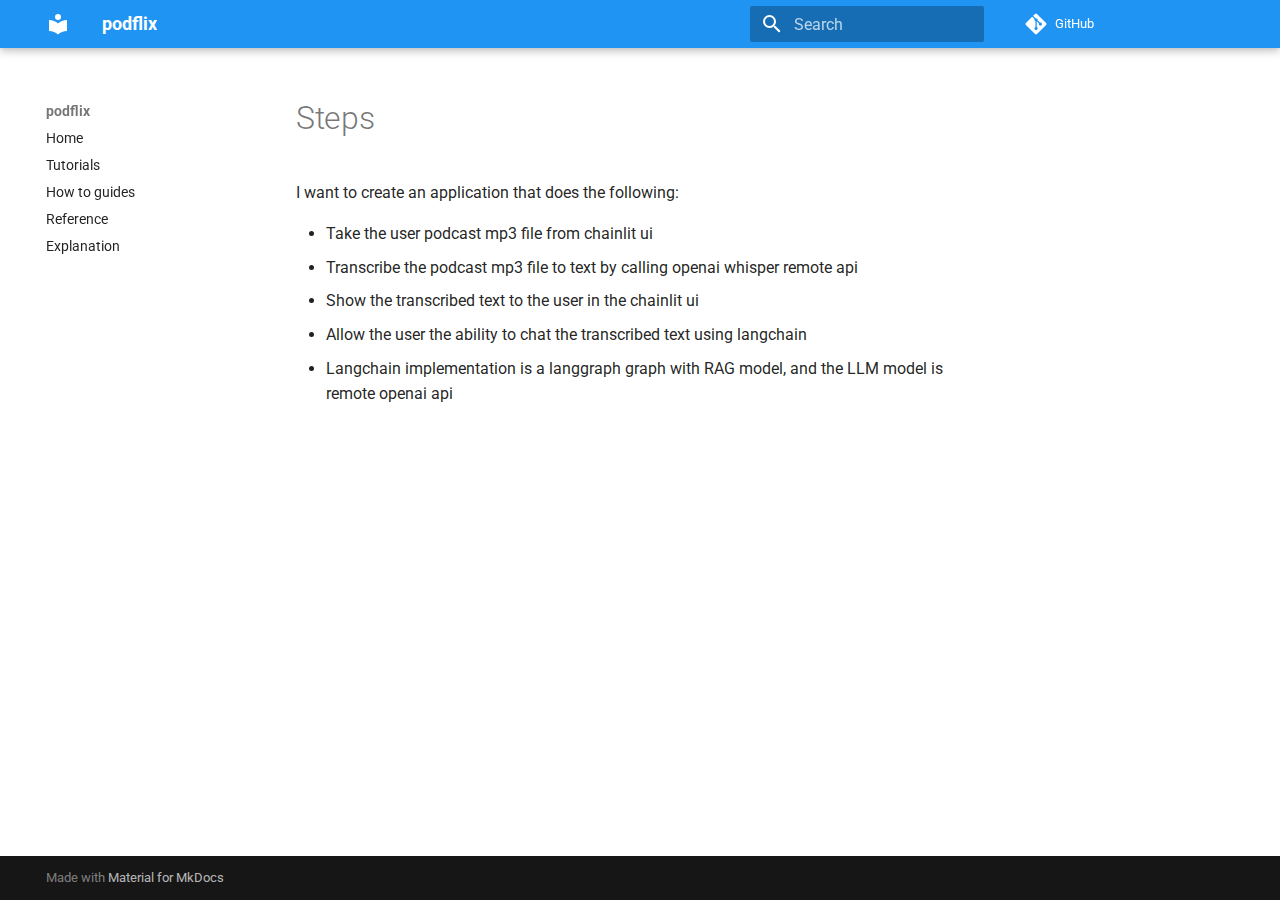
<file: steps/index.html>
<!doctype html>
<html lang="en" class="no-js">
  <head>
    
      <meta charset="utf-8">
      <meta name="viewport" content="width=device-width,initial-scale=1">
      
      
      
        <link rel="canonical" href="https://github.com/ilkersigirci/podflix/steps/">
      
      
      
      
      <link rel="icon" href="../assets/images/favicon.png">
      <meta name="generator" content="mkdocs-1.6.1, mkdocs-material-9.5.49">
    
    
      
        <title>Steps - podflix</title>
      
    
    
      <link rel="stylesheet" href="../assets/stylesheets/main.6f8fc17f.min.css">
      
        
        <link rel="stylesheet" href="../assets/stylesheets/palette.06af60db.min.css">
      
      


    
    
      
    
    
      
        
        
        <link rel="preconnect" href="https://fonts.gstatic.com" crossorigin>
        <link rel="stylesheet" href="https://fonts.googleapis.com/css?family=Roboto:300,300i,400,400i,700,700i%7CRoboto+Mono:400,400i,700,700i&display=fallback">
        <style>:root{--md-text-font:"Roboto";--md-code-font:"Roboto Mono"}</style>
      
    
    
      <link rel="stylesheet" href="../assets/_mkdocstrings.css">
    
    <script>__md_scope=new URL("..",location),__md_hash=e=>[...e].reduce(((e,_)=>(e<<5)-e+_.charCodeAt(0)),0),__md_get=(e,_=localStorage,t=__md_scope)=>JSON.parse(_.getItem(t.pathname+"."+e)),__md_set=(e,_,t=localStorage,a=__md_scope)=>{try{t.setItem(a.pathname+"."+e,JSON.stringify(_))}catch(e){}}</script>
    
      

    
    
    
  </head>
  
  
    
    
    
    
    
    <body dir="ltr" data-md-color-scheme="default" data-md-color-primary="blue" data-md-color-accent="blue">
  
    
    <input class="md-toggle" data-md-toggle="drawer" type="checkbox" id="__drawer" autocomplete="off">
    <input class="md-toggle" data-md-toggle="search" type="checkbox" id="__search" autocomplete="off">
    <label class="md-overlay" for="__drawer"></label>
    <div data-md-component="skip">
      
    </div>
    <div data-md-component="announce">
      
    </div>
    
    
      

  

<header class="md-header md-header--shadow" data-md-component="header">
  <nav class="md-header__inner md-grid" aria-label="Header">
    <a href=".." title="podflix" class="md-header__button md-logo" aria-label="podflix" data-md-component="logo">
      
  
  <svg xmlns="http://www.w3.org/2000/svg" viewBox="0 0 24 24"><path d="M12 8a3 3 0 0 0 3-3 3 3 0 0 0-3-3 3 3 0 0 0-3 3 3 3 0 0 0 3 3m0 3.54C9.64 9.35 6.5 8 3 8v11c3.5 0 6.64 1.35 9 3.54 2.36-2.19 5.5-3.54 9-3.54V8c-3.5 0-6.64 1.35-9 3.54"/></svg>

    </a>
    <label class="md-header__button md-icon" for="__drawer">
      
      <svg xmlns="http://www.w3.org/2000/svg" viewBox="0 0 24 24"><path d="M3 6h18v2H3zm0 5h18v2H3zm0 5h18v2H3z"/></svg>
    </label>
    <div class="md-header__title" data-md-component="header-title">
      <div class="md-header__ellipsis">
        <div class="md-header__topic">
          <span class="md-ellipsis">
            podflix
          </span>
        </div>
        <div class="md-header__topic" data-md-component="header-topic">
          <span class="md-ellipsis">
            
              Steps
            
          </span>
        </div>
      </div>
    </div>
    
      
    
    
    
    
      <label class="md-header__button md-icon" for="__search">
        
        <svg xmlns="http://www.w3.org/2000/svg" viewBox="0 0 24 24"><path d="M9.5 3A6.5 6.5 0 0 1 16 9.5c0 1.61-.59 3.09-1.56 4.23l.27.27h.79l5 5-1.5 1.5-5-5v-.79l-.27-.27A6.52 6.52 0 0 1 9.5 16 6.5 6.5 0 0 1 3 9.5 6.5 6.5 0 0 1 9.5 3m0 2C7 5 5 7 5 9.5S7 14 9.5 14 14 12 14 9.5 12 5 9.5 5"/></svg>
      </label>
      <div class="md-search" data-md-component="search" role="dialog">
  <label class="md-search__overlay" for="__search"></label>
  <div class="md-search__inner" role="search">
    <form class="md-search__form" name="search">
      <input type="text" class="md-search__input" name="query" aria-label="Search" placeholder="Search" autocapitalize="off" autocorrect="off" autocomplete="off" spellcheck="false" data-md-component="search-query" required>
      <label class="md-search__icon md-icon" for="__search">
        
        <svg xmlns="http://www.w3.org/2000/svg" viewBox="0 0 24 24"><path d="M9.5 3A6.5 6.5 0 0 1 16 9.5c0 1.61-.59 3.09-1.56 4.23l.27.27h.79l5 5-1.5 1.5-5-5v-.79l-.27-.27A6.52 6.52 0 0 1 9.5 16 6.5 6.5 0 0 1 3 9.5 6.5 6.5 0 0 1 9.5 3m0 2C7 5 5 7 5 9.5S7 14 9.5 14 14 12 14 9.5 12 5 9.5 5"/></svg>
        
        <svg xmlns="http://www.w3.org/2000/svg" viewBox="0 0 24 24"><path d="M20 11v2H8l5.5 5.5-1.42 1.42L4.16 12l7.92-7.92L13.5 5.5 8 11z"/></svg>
      </label>
      <nav class="md-search__options" aria-label="Search">
        
        <button type="reset" class="md-search__icon md-icon" title="Clear" aria-label="Clear" tabindex="-1">
          
          <svg xmlns="http://www.w3.org/2000/svg" viewBox="0 0 24 24"><path d="M19 6.41 17.59 5 12 10.59 6.41 5 5 6.41 10.59 12 5 17.59 6.41 19 12 13.41 17.59 19 19 17.59 13.41 12z"/></svg>
        </button>
      </nav>
      
    </form>
    <div class="md-search__output">
      <div class="md-search__scrollwrap" tabindex="0" data-md-scrollfix>
        <div class="md-search-result" data-md-component="search-result">
          <div class="md-search-result__meta">
            Initializing search
          </div>
          <ol class="md-search-result__list" role="presentation"></ol>
        </div>
      </div>
    </div>
  </div>
</div>
    
    
      <div class="md-header__source">
        <a href="https://ilkersigirci.github.io/podflix/" title="Go to repository" class="md-source" data-md-component="source">
  <div class="md-source__icon md-icon">
    
    <svg xmlns="http://www.w3.org/2000/svg" viewBox="0 0 448 512"><!--! Font Awesome Free 6.7.1 by @fontawesome - https://fontawesome.com License - https://fontawesome.com/license/free (Icons: CC BY 4.0, Fonts: SIL OFL 1.1, Code: MIT License) Copyright 2024 Fonticons, Inc.--><path d="M439.55 236.05 244 40.45a28.87 28.87 0 0 0-40.81 0l-40.66 40.63 51.52 51.52c27.06-9.14 52.68 16.77 43.39 43.68l49.66 49.66c34.23-11.8 61.18 31 35.47 56.69-26.49 26.49-70.21-2.87-56-37.34L240.22 199v121.85c25.3 12.54 22.26 41.85 9.08 55a34.34 34.34 0 0 1-48.55 0c-17.57-17.6-11.07-46.91 11.25-56v-123c-20.8-8.51-24.6-30.74-18.64-45L142.57 101 8.45 235.14a28.86 28.86 0 0 0 0 40.81l195.61 195.6a28.86 28.86 0 0 0 40.8 0l194.69-194.69a28.86 28.86 0 0 0 0-40.81"/></svg>
  </div>
  <div class="md-source__repository">
    GitHub
  </div>
</a>
      </div>
    
  </nav>
  
</header>
    
    <div class="md-container" data-md-component="container">
      
      
        
          
        
      
      <main class="md-main" data-md-component="main">
        <div class="md-main__inner md-grid">
          
            
              
              <div class="md-sidebar md-sidebar--primary" data-md-component="sidebar" data-md-type="navigation" >
                <div class="md-sidebar__scrollwrap">
                  <div class="md-sidebar__inner">
                    



<nav class="md-nav md-nav--primary" aria-label="Navigation" data-md-level="0">
  <label class="md-nav__title" for="__drawer">
    <a href=".." title="podflix" class="md-nav__button md-logo" aria-label="podflix" data-md-component="logo">
      
  
  <svg xmlns="http://www.w3.org/2000/svg" viewBox="0 0 24 24"><path d="M12 8a3 3 0 0 0 3-3 3 3 0 0 0-3-3 3 3 0 0 0-3 3 3 3 0 0 0 3 3m0 3.54C9.64 9.35 6.5 8 3 8v11c3.5 0 6.64 1.35 9 3.54 2.36-2.19 5.5-3.54 9-3.54V8c-3.5 0-6.64 1.35-9 3.54"/></svg>

    </a>
    podflix
  </label>
  
    <div class="md-nav__source">
      <a href="https://ilkersigirci.github.io/podflix/" title="Go to repository" class="md-source" data-md-component="source">
  <div class="md-source__icon md-icon">
    
    <svg xmlns="http://www.w3.org/2000/svg" viewBox="0 0 448 512"><!--! Font Awesome Free 6.7.1 by @fontawesome - https://fontawesome.com License - https://fontawesome.com/license/free (Icons: CC BY 4.0, Fonts: SIL OFL 1.1, Code: MIT License) Copyright 2024 Fonticons, Inc.--><path d="M439.55 236.05 244 40.45a28.87 28.87 0 0 0-40.81 0l-40.66 40.63 51.52 51.52c27.06-9.14 52.68 16.77 43.39 43.68l49.66 49.66c34.23-11.8 61.18 31 35.47 56.69-26.49 26.49-70.21-2.87-56-37.34L240.22 199v121.85c25.3 12.54 22.26 41.85 9.08 55a34.34 34.34 0 0 1-48.55 0c-17.57-17.6-11.07-46.91 11.25-56v-123c-20.8-8.51-24.6-30.74-18.64-45L142.57 101 8.45 235.14a28.86 28.86 0 0 0 0 40.81l195.61 195.6a28.86 28.86 0 0 0 40.8 0l194.69-194.69a28.86 28.86 0 0 0 0-40.81"/></svg>
  </div>
  <div class="md-source__repository">
    GitHub
  </div>
</a>
    </div>
  
  <ul class="md-nav__list" data-md-scrollfix>
    
      
      
  
  
  
  
    <li class="md-nav__item">
      <a href=".." class="md-nav__link">
        
  
  <span class="md-ellipsis">
    Home
  </span>
  

      </a>
    </li>
  

    
      
      
  
  
  
  
    <li class="md-nav__item">
      <a href="../tutorials/" class="md-nav__link">
        
  
  <span class="md-ellipsis">
    Tutorials
  </span>
  

      </a>
    </li>
  

    
      
      
  
  
  
  
    <li class="md-nav__item">
      <a href="../how-to-guides/" class="md-nav__link">
        
  
  <span class="md-ellipsis">
    How to guides
  </span>
  

      </a>
    </li>
  

    
      
      
  
  
  
  
    <li class="md-nav__item">
      <a href="../reference/" class="md-nav__link">
        
  
  <span class="md-ellipsis">
    Reference
  </span>
  

      </a>
    </li>
  

    
      
      
  
  
  
  
    <li class="md-nav__item">
      <a href="../explanation/" class="md-nav__link">
        
  
  <span class="md-ellipsis">
    Explanation
  </span>
  

      </a>
    </li>
  

    
  </ul>
</nav>
                  </div>
                </div>
              </div>
            
            
              
              <div class="md-sidebar md-sidebar--secondary" data-md-component="sidebar" data-md-type="toc" >
                <div class="md-sidebar__scrollwrap">
                  <div class="md-sidebar__inner">
                    

<nav class="md-nav md-nav--secondary" aria-label="Table of contents">
  
  
  
  
</nav>
                  </div>
                </div>
              </div>
            
          
          
            <div class="md-content" data-md-component="content">
              <article class="md-content__inner md-typeset">
                
                  


  <h1>Steps</h1>

<p>I want to create an application that does the following:</p>
<ul>
<li>Take the user podcast mp3 file from chainlit ui</li>
<li>Transcribe the podcast mp3 file to text by calling openai whisper remote api</li>
<li>Show the transcribed text to the user in the chainlit ui</li>
<li>Allow the user the ability to chat the transcribed text using langchain</li>
<li>Langchain implementation is a langgraph graph with RAG model, and the LLM model is remote openai api</li>
</ul>












                
              </article>
            </div>
          
          
<script>var target=document.getElementById(location.hash.slice(1));target&&target.name&&(target.checked=target.name.startsWith("__tabbed_"))</script>
        </div>
        
      </main>
      
        <footer class="md-footer">
  
  <div class="md-footer-meta md-typeset">
    <div class="md-footer-meta__inner md-grid">
      <div class="md-copyright">
  
  
    Made with
    <a href="https://squidfunk.github.io/mkdocs-material/" target="_blank" rel="noopener">
      Material for MkDocs
    </a>
  
</div>
      
    </div>
  </div>
</footer>
      
    </div>
    <div class="md-dialog" data-md-component="dialog">
      <div class="md-dialog__inner md-typeset"></div>
    </div>
    
    
    <script id="__config" type="application/json">{"base": "..", "features": [], "search": "../assets/javascripts/workers/search.6ce7567c.min.js", "translations": {"clipboard.copied": "Copied to clipboard", "clipboard.copy": "Copy to clipboard", "search.result.more.one": "1 more on this page", "search.result.more.other": "# more on this page", "search.result.none": "No matching documents", "search.result.one": "1 matching document", "search.result.other": "# matching documents", "search.result.placeholder": "Type to start searching", "search.result.term.missing": "Missing", "select.version": "Select version"}}</script>
    
    
      <script src="../assets/javascripts/bundle.88dd0f4e.min.js"></script>
      
    
  </body>
</html>
</file>
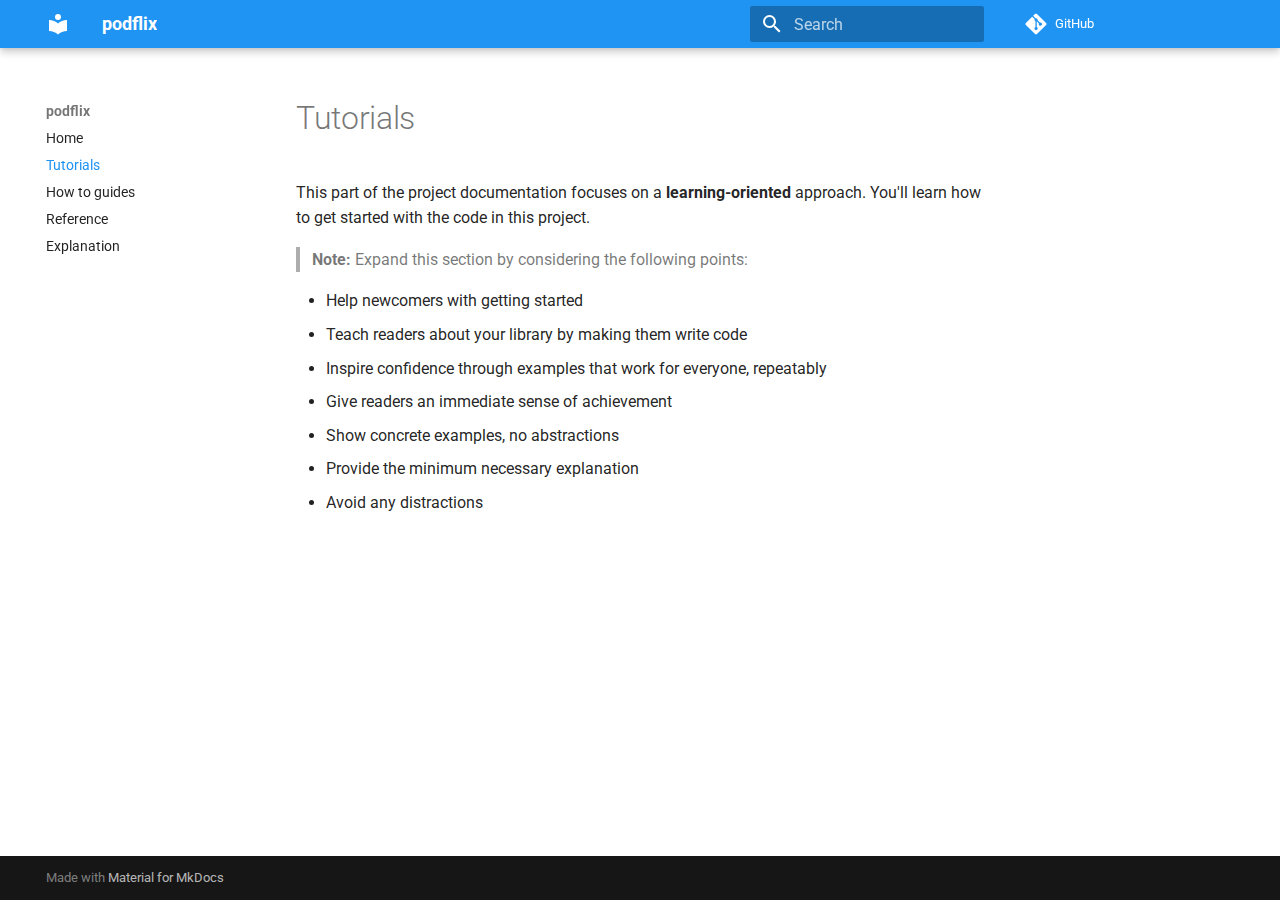
<file: tutorials/index.html>
<!doctype html>
<html lang="en" class="no-js">
  <head>
    
      <meta charset="utf-8">
      <meta name="viewport" content="width=device-width,initial-scale=1">
      
      
      
        <link rel="canonical" href="https://github.com/ilkersigirci/podflix/tutorials/">
      
      
        <link rel="prev" href="..">
      
      
        <link rel="next" href="../how-to-guides/">
      
      
      <link rel="icon" href="../assets/images/favicon.png">
      <meta name="generator" content="mkdocs-1.6.1, mkdocs-material-9.5.50">
    
    
      
        <title>Tutorials - podflix</title>
      
    
    
      <link rel="stylesheet" href="../assets/stylesheets/main.a40c8224.min.css">
      
        
        <link rel="stylesheet" href="../assets/stylesheets/palette.06af60db.min.css">
      
      


    
    
      
    
    
      
        
        
        <link rel="preconnect" href="https://fonts.gstatic.com" crossorigin>
        <link rel="stylesheet" href="https://fonts.googleapis.com/css?family=Roboto:300,300i,400,400i,700,700i%7CRoboto+Mono:400,400i,700,700i&display=fallback">
        <style>:root{--md-text-font:"Roboto";--md-code-font:"Roboto Mono"}</style>
      
    
    
      <link rel="stylesheet" href="../assets/_mkdocstrings.css">
    
    <script>__md_scope=new URL("..",location),__md_hash=e=>[...e].reduce(((e,_)=>(e<<5)-e+_.charCodeAt(0)),0),__md_get=(e,_=localStorage,t=__md_scope)=>JSON.parse(_.getItem(t.pathname+"."+e)),__md_set=(e,_,t=localStorage,a=__md_scope)=>{try{t.setItem(a.pathname+"."+e,JSON.stringify(_))}catch(e){}}</script>
    
      

    
    
    
  </head>
  
  
    
    
    
    
    
    <body dir="ltr" data-md-color-scheme="default" data-md-color-primary="blue" data-md-color-accent="blue">
  
    
    <input class="md-toggle" data-md-toggle="drawer" type="checkbox" id="__drawer" autocomplete="off">
    <input class="md-toggle" data-md-toggle="search" type="checkbox" id="__search" autocomplete="off">
    <label class="md-overlay" for="__drawer"></label>
    <div data-md-component="skip">
      
    </div>
    <div data-md-component="announce">
      
    </div>
    
    
      

  

<header class="md-header md-header--shadow" data-md-component="header">
  <nav class="md-header__inner md-grid" aria-label="Header">
    <a href=".." title="podflix" class="md-header__button md-logo" aria-label="podflix" data-md-component="logo">
      
  
  <svg xmlns="http://www.w3.org/2000/svg" viewBox="0 0 24 24"><path d="M12 8a3 3 0 0 0 3-3 3 3 0 0 0-3-3 3 3 0 0 0-3 3 3 3 0 0 0 3 3m0 3.54C9.64 9.35 6.5 8 3 8v11c3.5 0 6.64 1.35 9 3.54 2.36-2.19 5.5-3.54 9-3.54V8c-3.5 0-6.64 1.35-9 3.54"/></svg>

    </a>
    <label class="md-header__button md-icon" for="__drawer">
      
      <svg xmlns="http://www.w3.org/2000/svg" viewBox="0 0 24 24"><path d="M3 6h18v2H3zm0 5h18v2H3zm0 5h18v2H3z"/></svg>
    </label>
    <div class="md-header__title" data-md-component="header-title">
      <div class="md-header__ellipsis">
        <div class="md-header__topic">
          <span class="md-ellipsis">
            podflix
          </span>
        </div>
        <div class="md-header__topic" data-md-component="header-topic">
          <span class="md-ellipsis">
            
              Tutorials
            
          </span>
        </div>
      </div>
    </div>
    
      
    
    
    
    
      <label class="md-header__button md-icon" for="__search">
        
        <svg xmlns="http://www.w3.org/2000/svg" viewBox="0 0 24 24"><path d="M9.5 3A6.5 6.5 0 0 1 16 9.5c0 1.61-.59 3.09-1.56 4.23l.27.27h.79l5 5-1.5 1.5-5-5v-.79l-.27-.27A6.52 6.52 0 0 1 9.5 16 6.5 6.5 0 0 1 3 9.5 6.5 6.5 0 0 1 9.5 3m0 2C7 5 5 7 5 9.5S7 14 9.5 14 14 12 14 9.5 12 5 9.5 5"/></svg>
      </label>
      <div class="md-search" data-md-component="search" role="dialog">
  <label class="md-search__overlay" for="__search"></label>
  <div class="md-search__inner" role="search">
    <form class="md-search__form" name="search">
      <input type="text" class="md-search__input" name="query" aria-label="Search" placeholder="Search" autocapitalize="off" autocorrect="off" autocomplete="off" spellcheck="false" data-md-component="search-query" required>
      <label class="md-search__icon md-icon" for="__search">
        
        <svg xmlns="http://www.w3.org/2000/svg" viewBox="0 0 24 24"><path d="M9.5 3A6.5 6.5 0 0 1 16 9.5c0 1.61-.59 3.09-1.56 4.23l.27.27h.79l5 5-1.5 1.5-5-5v-.79l-.27-.27A6.52 6.52 0 0 1 9.5 16 6.5 6.5 0 0 1 3 9.5 6.5 6.5 0 0 1 9.5 3m0 2C7 5 5 7 5 9.5S7 14 9.5 14 14 12 14 9.5 12 5 9.5 5"/></svg>
        
        <svg xmlns="http://www.w3.org/2000/svg" viewBox="0 0 24 24"><path d="M20 11v2H8l5.5 5.5-1.42 1.42L4.16 12l7.92-7.92L13.5 5.5 8 11z"/></svg>
      </label>
      <nav class="md-search__options" aria-label="Search">
        
        <button type="reset" class="md-search__icon md-icon" title="Clear" aria-label="Clear" tabindex="-1">
          
          <svg xmlns="http://www.w3.org/2000/svg" viewBox="0 0 24 24"><path d="M19 6.41 17.59 5 12 10.59 6.41 5 5 6.41 10.59 12 5 17.59 6.41 19 12 13.41 17.59 19 19 17.59 13.41 12z"/></svg>
        </button>
      </nav>
      
    </form>
    <div class="md-search__output">
      <div class="md-search__scrollwrap" tabindex="0" data-md-scrollfix>
        <div class="md-search-result" data-md-component="search-result">
          <div class="md-search-result__meta">
            Initializing search
          </div>
          <ol class="md-search-result__list" role="presentation"></ol>
        </div>
      </div>
    </div>
  </div>
</div>
    
    
      <div class="md-header__source">
        <a href="https://ilkersigirci.github.io/podflix/" title="Go to repository" class="md-source" data-md-component="source">
  <div class="md-source__icon md-icon">
    
    <svg xmlns="http://www.w3.org/2000/svg" viewBox="0 0 448 512"><!--! Font Awesome Free 6.7.2 by @fontawesome - https://fontawesome.com License - https://fontawesome.com/license/free (Icons: CC BY 4.0, Fonts: SIL OFL 1.1, Code: MIT License) Copyright 2024 Fonticons, Inc.--><path d="M439.55 236.05 244 40.45a28.87 28.87 0 0 0-40.81 0l-40.66 40.63 51.52 51.52c27.06-9.14 52.68 16.77 43.39 43.68l49.66 49.66c34.23-11.8 61.18 31 35.47 56.69-26.49 26.49-70.21-2.87-56-37.34L240.22 199v121.85c25.3 12.54 22.26 41.85 9.08 55a34.34 34.34 0 0 1-48.55 0c-17.57-17.6-11.07-46.91 11.25-56v-123c-20.8-8.51-24.6-30.74-18.64-45L142.57 101 8.45 235.14a28.86 28.86 0 0 0 0 40.81l195.61 195.6a28.86 28.86 0 0 0 40.8 0l194.69-194.69a28.86 28.86 0 0 0 0-40.81"/></svg>
  </div>
  <div class="md-source__repository">
    GitHub
  </div>
</a>
      </div>
    
  </nav>
  
</header>
    
    <div class="md-container" data-md-component="container">
      
      
        
          
        
      
      <main class="md-main" data-md-component="main">
        <div class="md-main__inner md-grid">
          
            
              
              <div class="md-sidebar md-sidebar--primary" data-md-component="sidebar" data-md-type="navigation" >
                <div class="md-sidebar__scrollwrap">
                  <div class="md-sidebar__inner">
                    



<nav class="md-nav md-nav--primary" aria-label="Navigation" data-md-level="0">
  <label class="md-nav__title" for="__drawer">
    <a href=".." title="podflix" class="md-nav__button md-logo" aria-label="podflix" data-md-component="logo">
      
  
  <svg xmlns="http://www.w3.org/2000/svg" viewBox="0 0 24 24"><path d="M12 8a3 3 0 0 0 3-3 3 3 0 0 0-3-3 3 3 0 0 0-3 3 3 3 0 0 0 3 3m0 3.54C9.64 9.35 6.5 8 3 8v11c3.5 0 6.64 1.35 9 3.54 2.36-2.19 5.5-3.54 9-3.54V8c-3.5 0-6.64 1.35-9 3.54"/></svg>

    </a>
    podflix
  </label>
  
    <div class="md-nav__source">
      <a href="https://ilkersigirci.github.io/podflix/" title="Go to repository" class="md-source" data-md-component="source">
  <div class="md-source__icon md-icon">
    
    <svg xmlns="http://www.w3.org/2000/svg" viewBox="0 0 448 512"><!--! Font Awesome Free 6.7.2 by @fontawesome - https://fontawesome.com License - https://fontawesome.com/license/free (Icons: CC BY 4.0, Fonts: SIL OFL 1.1, Code: MIT License) Copyright 2024 Fonticons, Inc.--><path d="M439.55 236.05 244 40.45a28.87 28.87 0 0 0-40.81 0l-40.66 40.63 51.52 51.52c27.06-9.14 52.68 16.77 43.39 43.68l49.66 49.66c34.23-11.8 61.18 31 35.47 56.69-26.49 26.49-70.21-2.87-56-37.34L240.22 199v121.85c25.3 12.54 22.26 41.85 9.08 55a34.34 34.34 0 0 1-48.55 0c-17.57-17.6-11.07-46.91 11.25-56v-123c-20.8-8.51-24.6-30.74-18.64-45L142.57 101 8.45 235.14a28.86 28.86 0 0 0 0 40.81l195.61 195.6a28.86 28.86 0 0 0 40.8 0l194.69-194.69a28.86 28.86 0 0 0 0-40.81"/></svg>
  </div>
  <div class="md-source__repository">
    GitHub
  </div>
</a>
    </div>
  
  <ul class="md-nav__list" data-md-scrollfix>
    
      
      
  
  
  
  
    <li class="md-nav__item">
      <a href=".." class="md-nav__link">
        
  
  <span class="md-ellipsis">
    Home
  </span>
  

      </a>
    </li>
  

    
      
      
  
  
    
  
  
  
    <li class="md-nav__item md-nav__item--active">
      
      <input class="md-nav__toggle md-toggle" type="checkbox" id="__toc">
      
      
      
      <a href="./" class="md-nav__link md-nav__link--active">
        
  
  <span class="md-ellipsis">
    Tutorials
  </span>
  

      </a>
      
    </li>
  

    
      
      
  
  
  
  
    <li class="md-nav__item">
      <a href="../how-to-guides/" class="md-nav__link">
        
  
  <span class="md-ellipsis">
    How to guides
  </span>
  

      </a>
    </li>
  

    
      
      
  
  
  
  
    <li class="md-nav__item">
      <a href="../reference/" class="md-nav__link">
        
  
  <span class="md-ellipsis">
    Reference
  </span>
  

      </a>
    </li>
  

    
      
      
  
  
  
  
    <li class="md-nav__item">
      <a href="../explanation/" class="md-nav__link">
        
  
  <span class="md-ellipsis">
    Explanation
  </span>
  

      </a>
    </li>
  

    
  </ul>
</nav>
                  </div>
                </div>
              </div>
            
            
              
              <div class="md-sidebar md-sidebar--secondary" data-md-component="sidebar" data-md-type="toc" >
                <div class="md-sidebar__scrollwrap">
                  <div class="md-sidebar__inner">
                    

<nav class="md-nav md-nav--secondary" aria-label="Table of contents">
  
  
  
  
</nav>
                  </div>
                </div>
              </div>
            
          
          
            <div class="md-content" data-md-component="content">
              <article class="md-content__inner md-typeset">
                
                  


  <h1>Tutorials</h1>

<p>This part of the project documentation focuses on a
<strong>learning-oriented</strong> approach. You'll learn how to
get started with the code in this project.</p>
<blockquote>
<p><strong>Note:</strong> Expand this section by considering the
following points:</p>
</blockquote>
<ul>
<li>Help newcomers with getting started</li>
<li>Teach readers about your library by making them
    write code</li>
<li>Inspire confidence through examples that work for
    everyone, repeatably</li>
<li>Give readers an immediate sense of achievement</li>
<li>Show concrete examples, no abstractions</li>
<li>Provide the minimum necessary explanation</li>
<li>Avoid any distractions</li>
</ul>












                
              </article>
            </div>
          
          
<script>var target=document.getElementById(location.hash.slice(1));target&&target.name&&(target.checked=target.name.startsWith("__tabbed_"))</script>
        </div>
        
      </main>
      
        <footer class="md-footer">
  
  <div class="md-footer-meta md-typeset">
    <div class="md-footer-meta__inner md-grid">
      <div class="md-copyright">
  
  
    Made with
    <a href="https://squidfunk.github.io/mkdocs-material/" target="_blank" rel="noopener">
      Material for MkDocs
    </a>
  
</div>
      
    </div>
  </div>
</footer>
      
    </div>
    <div class="md-dialog" data-md-component="dialog">
      <div class="md-dialog__inner md-typeset"></div>
    </div>
    
    
    <script id="__config" type="application/json">{"base": "..", "features": [], "search": "../assets/javascripts/workers/search.f8cc74c7.min.js", "translations": {"clipboard.copied": "Copied to clipboard", "clipboard.copy": "Copy to clipboard", "search.result.more.one": "1 more on this page", "search.result.more.other": "# more on this page", "search.result.none": "No matching documents", "search.result.one": "1 matching document", "search.result.other": "# matching documents", "search.result.placeholder": "Type to start searching", "search.result.term.missing": "Missing", "select.version": "Select version"}}</script>
    
    
      <script src="../assets/javascripts/bundle.60a45f97.min.js"></script>
      
    
  </body>
</html>
</file>
<file: assets/_mkdocstrings.css>
/* Avoid breaking parameter names, etc. in table cells. */
.doc-contents td code {
  word-break: normal !important;
}

/* No line break before first paragraph of descriptions. */
.doc-md-description,
.doc-md-description>p:first-child {
  display: inline;
}

/* Max width for docstring sections tables. */
.doc .md-typeset__table,
.doc .md-typeset__table table {
  display: table !important;
  width: 100%;
}

.doc .md-typeset__table tr {
  display: table-row;
}

/* Defaults in Spacy table style. */
.doc-param-default {
  float: right;
}

/* Parameter headings must be inline, not blocks. */
.doc-heading-parameter {
  display: inline;
}

/* Prefer space on the right, not the left of parameter permalinks. */
.doc-heading-parameter .headerlink {
  margin-left: 0 !important;
  margin-right: 0.2rem;
}

/* Backward-compatibility: docstring section titles in bold. */
.doc-section-title {
  font-weight: bold;
}

/* Symbols in Navigation and ToC. */
:root, :host,
[data-md-color-scheme="default"] {
  --doc-symbol-parameter-fg-color: #df50af;
  --doc-symbol-attribute-fg-color: #953800;
  --doc-symbol-function-fg-color: #8250df;
  --doc-symbol-method-fg-color: #8250df;
  --doc-symbol-class-fg-color: #0550ae;
  --doc-symbol-module-fg-color: #5cad0f;

  --doc-symbol-parameter-bg-color: #df50af1a;
  --doc-symbol-attribute-bg-color: #9538001a;
  --doc-symbol-function-bg-color: #8250df1a;
  --doc-symbol-method-bg-color: #8250df1a;
  --doc-symbol-class-bg-color: #0550ae1a;
  --doc-symbol-module-bg-color: #5cad0f1a;
}

[data-md-color-scheme="slate"] {
  --doc-symbol-parameter-fg-color: #ffa8cc;
  --doc-symbol-attribute-fg-color: #ffa657;
  --doc-symbol-function-fg-color: #d2a8ff;
  --doc-symbol-method-fg-color: #d2a8ff;
  --doc-symbol-class-fg-color: #79c0ff;
  --doc-symbol-module-fg-color: #baff79;

  --doc-symbol-parameter-bg-color: #ffa8cc1a;
  --doc-symbol-attribute-bg-color: #ffa6571a;
  --doc-symbol-function-bg-color: #d2a8ff1a;
  --doc-symbol-method-bg-color: #d2a8ff1a;
  --doc-symbol-class-bg-color: #79c0ff1a;
  --doc-symbol-module-bg-color: #baff791a;
}

code.doc-symbol {
  border-radius: .1rem;
  font-size: .85em;
  padding: 0 .3em;
  font-weight: bold;
}

code.doc-symbol-parameter {
  color: var(--doc-symbol-parameter-fg-color);
  background-color: var(--doc-symbol-parameter-bg-color);
}

code.doc-symbol-parameter::after {
  content: "param";
}

code.doc-symbol-attribute {
  color: var(--doc-symbol-attribute-fg-color);
  background-color: var(--doc-symbol-attribute-bg-color);
}

code.doc-symbol-attribute::after {
  content: "attr";
}

code.doc-symbol-function {
  color: var(--doc-symbol-function-fg-color);
  background-color: var(--doc-symbol-function-bg-color);
}

code.doc-symbol-function::after {
  content: "func";
}

code.doc-symbol-method {
  color: var(--doc-symbol-method-fg-color);
  background-color: var(--doc-symbol-method-bg-color);
}

code.doc-symbol-method::after {
  content: "meth";
}

code.doc-symbol-class {
  color: var(--doc-symbol-class-fg-color);
  background-color: var(--doc-symbol-class-bg-color);
}

code.doc-symbol-class::after {
  content: "class";
}

code.doc-symbol-module {
  color: var(--doc-symbol-module-fg-color);
  background-color: var(--doc-symbol-module-bg-color);
}

code.doc-symbol-module::after {
  content: "mod";
}

.doc-signature .autorefs {
  color: inherit;
  border-bottom: 1px dotted currentcolor;
}
</file>
<file: assets/stylesheets/main.d7758b05.min.css>
@charset "UTF-8";html{-webkit-text-size-adjust:none;-moz-text-size-adjust:none;text-size-adjust:none;box-sizing:border-box}*,:after,:before{box-sizing:inherit}@media (prefers-reduced-motion){*,:after,:before{transition:none!important}}body{margin:0}a,button,input,label{-webkit-tap-highlight-color:transparent}a{color:inherit;text-decoration:none}hr{border:0;box-sizing:initial;display:block;height:.05rem;overflow:visible;padding:0}small{font-size:80%}sub,sup{line-height:1em}img{border-style:none}table{border-collapse:initial;border-spacing:0}td,th{font-weight:400;vertical-align:top}button{background:#0000;border:0;font-family:inherit;font-size:inherit;margin:0;padding:0}input{border:0;outline:none}:root{--md-primary-fg-color:#4051b5;--md-primary-fg-color--light:#5d6cc0;--md-primary-fg-color--dark:#303fa1;--md-primary-bg-color:#fff;--md-primary-bg-color--light:#ffffffb3;--md-accent-fg-color:#526cfe;--md-accent-fg-color--transparent:#526cfe1a;--md-accent-bg-color:#fff;--md-accent-bg-color--light:#ffffffb3}[data-md-color-scheme=default]{color-scheme:light}[data-md-color-scheme=default] img[src$="#gh-dark-mode-only"],[data-md-color-scheme=default] img[src$="#only-dark"]{display:none}:root,[data-md-color-scheme=default]{--md-hue:225deg;--md-default-fg-color:#000000de;--md-default-fg-color--light:#0000008a;--md-default-fg-color--lighter:#00000052;--md-default-fg-color--lightest:#00000012;--md-default-bg-color:#fff;--md-default-bg-color--light:#ffffffb3;--md-default-bg-color--lighter:#ffffff4d;--md-default-bg-color--lightest:#ffffff1f;--md-code-fg-color:#36464e;--md-code-bg-color:#f5f5f5;--md-code-hl-color:#4287ff;--md-code-hl-color--light:#4287ff1a;--md-code-hl-number-color:#d52a2a;--md-code-hl-special-color:#db1457;--md-code-hl-function-color:#a846b9;--md-code-hl-constant-color:#6e59d9;--md-code-hl-keyword-color:#3f6ec6;--md-code-hl-string-color:#1c7d4d;--md-code-hl-name-color:var(--md-code-fg-color);--md-code-hl-operator-color:var(--md-default-fg-color--light);--md-code-hl-punctuation-color:var(--md-default-fg-color--light);--md-code-hl-comment-color:var(--md-default-fg-color--light);--md-code-hl-generic-color:var(--md-default-fg-color--light);--md-code-hl-variable-color:var(--md-default-fg-color--light);--md-typeset-color:var(--md-default-fg-color);--md-typeset-a-color:var(--md-primary-fg-color);--md-typeset-del-color:#f5503d26;--md-typeset-ins-color:#0bd57026;--md-typeset-kbd-color:#fafafa;--md-typeset-kbd-accent-color:#fff;--md-typeset-kbd-border-color:#b8b8b8;--md-typeset-mark-color:#ffff0080;--md-typeset-table-color:#0000001f;--md-typeset-table-color--light:rgba(0,0,0,.035);--md-admonition-fg-color:var(--md-default-fg-color);--md-admonition-bg-color:var(--md-default-bg-color);--md-warning-fg-color:#000000de;--md-warning-bg-color:#ff9;--md-footer-fg-color:#fff;--md-footer-fg-color--light:#ffffffb3;--md-footer-fg-color--lighter:#ffffff73;--md-footer-bg-color:#000000de;--md-footer-bg-color--dark:#00000052;--md-shadow-z1:0 0.2rem 0.5rem #0000000d,0 0 0.05rem #0000001a;--md-shadow-z2:0 0.2rem 0.5rem #0000001a,0 0 0.05rem #00000040;--md-shadow-z3:0 0.2rem 0.5rem #0003,0 0 0.05rem #00000059}.md-icon svg{fill:currentcolor;display:block;height:1.2rem;width:1.2rem}body{-webkit-font-smoothing:antialiased;-moz-osx-font-smoothing:grayscale;--md-text-font-family:var(--md-text-font,_),-apple-system,BlinkMacSystemFont,Helvetica,Arial,sans-serif;--md-code-font-family:var(--md-code-font,_),SFMono-Regular,Consolas,Menlo,monospace}aside,body,input{font-feature-settings:"kern","liga";color:var(--md-typeset-color);font-family:var(--md-text-font-family)}code,kbd,pre{font-feature-settings:"kern";font-family:var(--md-code-font-family)}:root{--md-typeset-table-sort-icon:url('data:image/svg+xml;charset=utf-8,<svg xmlns="http://www.w3.org/2000/svg" viewBox="0 0 24 24"><path d="m18 21-4-4h3V7h-3l4-4 4 4h-3v10h3M2 19v-2h10v2M2 13v-2h7v2M2 7V5h4v2z"/></svg>');--md-typeset-table-sort-icon--asc:url('data:image/svg+xml;charset=utf-8,<svg xmlns="http://www.w3.org/2000/svg" viewBox="0 0 24 24"><path d="M19 17h3l-4 4-4-4h3V3h2M2 17h10v2H2M6 5v2H2V5m0 6h7v2H2z"/></svg>');--md-typeset-table-sort-icon--desc:url('data:image/svg+xml;charset=utf-8,<svg xmlns="http://www.w3.org/2000/svg" viewBox="0 0 24 24"><path d="M19 7h3l-4-4-4 4h3v14h2M2 17h10v2H2M6 5v2H2V5m0 6h7v2H2z"/></svg>')}.md-typeset{-webkit-print-color-adjust:exact;color-adjust:exact;font-size:.8rem;line-height:1.6;overflow-wrap:break-word}@media print{.md-typeset{font-size:.68rem}}.md-typeset blockquote,.md-typeset dl,.md-typeset figure,.md-typeset ol,.md-typeset pre,.md-typeset ul{margin-bottom:1em;margin-top:1em}.md-typeset h1{color:var(--md-default-fg-color--light);font-size:2em;line-height:1.3;margin:0 0 1.25em}.md-typeset h1,.md-typeset h2{font-weight:300;letter-spacing:-.01em}.md-typeset h2{font-size:1.5625em;line-height:1.4;margin:1.6em 0 .64em}.md-typeset h3{font-size:1.25em;font-weight:400;letter-spacing:-.01em;line-height:1.5;margin:1.6em 0 .8em}.md-typeset h2+h3{margin-top:.8em}.md-typeset h4{font-weight:700;letter-spacing:-.01em;margin:1em 0}.md-typeset h5,.md-typeset h6{color:var(--md-default-fg-color--light);font-size:.8em;font-weight:700;letter-spacing:-.01em;margin:1.25em 0}.md-typeset h5{text-transform:uppercase}.md-typeset h5 code{text-transform:none}.md-typeset hr{border-bottom:.05rem solid var(--md-default-fg-color--lightest);display:flow-root;margin:1.5em 0}.md-typeset a{color:var(--md-typeset-a-color);word-break:break-word}.md-typeset a,.md-typeset a:before{transition:color 125ms}.md-typeset a:focus,.md-typeset a:hover{color:var(--md-accent-fg-color)}.md-typeset a:focus code,.md-typeset a:hover code{background-color:var(--md-accent-fg-color--transparent)}.md-typeset a code{color:currentcolor;transition:background-color 125ms}.md-typeset a.focus-visible{outline-color:var(--md-accent-fg-color);outline-offset:.2rem}.md-typeset code,.md-typeset kbd,.md-typeset pre{color:var(--md-code-fg-color);direction:ltr;font-variant-ligatures:none}@media print{.md-typeset code,.md-typeset kbd,.md-typeset pre{white-space:pre-wrap}}.md-typeset code{background-color:var(--md-code-bg-color);border-radius:.1rem;-webkit-box-decoration-break:clone;box-decoration-break:clone;font-size:.85em;padding:0 .2941176471em;word-break:break-word}.md-typeset code:not(.focus-visible){-webkit-tap-highlight-color:transparent;outline:none}.md-typeset pre{display:flow-root;line-height:1.4;position:relative}.md-typeset pre>code{-webkit-box-decoration-break:slice;box-decoration-break:slice;box-shadow:none;display:block;margin:0;outline-color:var(--md-accent-fg-color);overflow:auto;padding:.7720588235em 1.1764705882em;scrollbar-color:var(--md-default-fg-color--lighter) #0000;scrollbar-width:thin;touch-action:auto;word-break:normal}.md-typeset pre>code:hover{scrollbar-color:var(--md-accent-fg-color) #0000}.md-typeset pre>code::-webkit-scrollbar{height:.2rem;width:.2rem}.md-typeset pre>code::-webkit-scrollbar-thumb{background-color:var(--md-default-fg-color--lighter)}.md-typeset pre>code::-webkit-scrollbar-thumb:hover{background-color:var(--md-accent-fg-color)}.md-typeset kbd{background-color:var(--md-typeset-kbd-color);border-radius:.1rem;box-shadow:0 .1rem 0 .05rem var(--md-typeset-kbd-border-color),0 .1rem 0 var(--md-typeset-kbd-border-color),0 -.1rem .2rem var(--md-typeset-kbd-accent-color) inset;color:var(--md-default-fg-color);display:inline-block;font-size:.75em;padding:0 .6666666667em;vertical-align:text-top;word-break:break-word}.md-typeset mark{background-color:var(--md-typeset-mark-color);-webkit-box-decoration-break:clone;box-decoration-break:clone;color:inherit;word-break:break-word}.md-typeset abbr{border-bottom:.05rem dotted var(--md-default-fg-color--light);cursor:help;text-decoration:none}.md-typeset small{opacity:.75}[dir=ltr] .md-typeset sub,[dir=ltr] .md-typeset sup{margin-left:.078125em}[dir=rtl] .md-typeset sub,[dir=rtl] .md-typeset sup{margin-right:.078125em}[dir=ltr] .md-typeset blockquote{padding-left:.6rem}[dir=rtl] .md-typeset blockquote{padding-right:.6rem}[dir=ltr] .md-typeset blockquote{border-left:.2rem solid var(--md-default-fg-color--lighter)}[dir=rtl] .md-typeset blockquote{border-right:.2rem solid var(--md-default-fg-color--lighter)}.md-typeset blockquote{color:var(--md-default-fg-color--light);margin-left:0;margin-right:0}.md-typeset ul{list-style-type:disc}.md-typeset ul[type]{list-style-type:revert-layer}[dir=ltr] .md-typeset ol,[dir=ltr] .md-typeset ul{margin-left:.625em}[dir=rtl] .md-typeset ol,[dir=rtl] .md-typeset ul{margin-right:.625em}.md-typeset ol,.md-typeset ul{padding:0}.md-typeset ol:not([hidden]),.md-typeset ul:not([hidden]){display:flow-root}.md-typeset ol ol,.md-typeset ul ol{list-style-type:lower-alpha}.md-typeset ol ol ol,.md-typeset ul ol ol{list-style-type:lower-roman}.md-typeset ol ol ol ol,.md-typeset ul ol ol ol{list-style-type:upper-alpha}.md-typeset ol ol ol ol ol,.md-typeset ul ol ol ol ol{list-style-type:upper-roman}.md-typeset ol[type],.md-typeset ul[type]{list-style-type:revert-layer}[dir=ltr] .md-typeset ol li,[dir=ltr] .md-typeset ul li{margin-left:1.25em}[dir=rtl] .md-typeset ol li,[dir=rtl] .md-typeset ul li{margin-right:1.25em}.md-typeset ol li,.md-typeset ul li{margin-bottom:.5em}.md-typeset ol li blockquote,.md-typeset ol li p,.md-typeset ul li blockquote,.md-typeset ul li p{margin:.5em 0}.md-typeset ol li:last-child,.md-typeset ul li:last-child{margin-bottom:0}[dir=ltr] .md-typeset ol li ol,[dir=ltr] .md-typeset ol li ul,[dir=ltr] .md-typeset ul li ol,[dir=ltr] .md-typeset ul li ul{margin-left:.625em}[dir=rtl] .md-typeset ol li ol,[dir=rtl] .md-typeset ol li ul,[dir=rtl] .md-typeset ul li ol,[dir=rtl] .md-typeset ul li ul{margin-right:.625em}.md-typeset ol li ol,.md-typeset ol li ul,.md-typeset ul li ol,.md-typeset ul li ul{margin-bottom:.5em;margin-top:.5em}[dir=ltr] .md-typeset dd{margin-left:1.875em}[dir=rtl] .md-typeset dd{margin-right:1.875em}.md-typeset dd{margin-bottom:1.5em;margin-top:1em}.md-typeset img,.md-typeset svg,.md-typeset video{height:auto;max-width:100%}.md-typeset img[align=left]{margin:1em 1em 1em 0}.md-typeset img[align=right]{margin:1em 0 1em 1em}.md-typeset img[align]:only-child{margin-top:0}.md-typeset figure{display:flow-root;margin:1em auto;max-width:100%;text-align:center;width:-moz-fit-content;width:fit-content}.md-typeset figure img{display:block;margin:0 auto}.md-typeset figcaption{font-style:italic;margin:1em auto;max-width:24rem}.md-typeset iframe{max-width:100%}.md-typeset table:not([class]){background-color:var(--md-default-bg-color);border:.05rem solid var(--md-typeset-table-color);border-radius:.1rem;display:inline-block;font-size:.64rem;max-width:100%;overflow:auto;touch-action:auto}@media print{.md-typeset table:not([class]){display:table}}.md-typeset table:not([class])+*{margin-top:1.5em}.md-typeset table:not([class]) td>:first-child,.md-typeset table:not([class]) th>:first-child{margin-top:0}.md-typeset table:not([class]) td>:last-child,.md-typeset table:not([class]) th>:last-child{margin-bottom:0}.md-typeset table:not([class]) td:not([align]),.md-typeset table:not([class]) th:not([align]){text-align:left}[dir=rtl] .md-typeset table:not([class]) td:not([align]),[dir=rtl] .md-typeset table:not([class]) th:not([align]){text-align:right}.md-typeset table:not([class]) th{font-weight:700;min-width:5rem;padding:.9375em 1.25em;vertical-align:top}.md-typeset table:not([class]) td{border-top:.05rem solid var(--md-typeset-table-color);padding:.9375em 1.25em;vertical-align:top}.md-typeset table:not([class]) tbody tr{transition:background-color 125ms}.md-typeset table:not([class]) tbody tr:hover{background-color:var(--md-typeset-table-color--light);box-shadow:0 .05rem 0 var(--md-default-bg-color) inset}.md-typeset table:not([class]) a{word-break:normal}.md-typeset table th[role=columnheader]{cursor:pointer}[dir=ltr] .md-typeset table th[role=columnheader]:after{margin-left:.5em}[dir=rtl] .md-typeset table th[role=columnheader]:after{margin-right:.5em}.md-typeset table th[role=columnheader]:after{content:"";display:inline-block;height:1.2em;-webkit-mask-image:var(--md-typeset-table-sort-icon);mask-image:var(--md-typeset-table-sort-icon);-webkit-mask-repeat:no-repeat;mask-repeat:no-repeat;-webkit-mask-size:contain;mask-size:contain;transition:background-color 125ms;vertical-align:text-bottom;width:1.2em}.md-typeset table th[role=columnheader]:hover:after{background-color:var(--md-default-fg-color--lighter)}.md-typeset table th[role=columnheader][aria-sort=ascending]:after{background-color:var(--md-default-fg-color--light);-webkit-mask-image:var(--md-typeset-table-sort-icon--asc);mask-image:var(--md-typeset-table-sort-icon--asc)}.md-typeset table th[role=columnheader][aria-sort=descending]:after{background-color:var(--md-default-fg-color--light);-webkit-mask-image:var(--md-typeset-table-sort-icon--desc);mask-image:var(--md-typeset-table-sort-icon--desc)}.md-typeset__scrollwrap{margin:1em -.8rem;overflow-x:auto;touch-action:auto}.md-typeset__table{display:inline-block;margin-bottom:.5em;padding:0 .8rem}@media print{.md-typeset__table{display:block}}html .md-typeset__table table{display:table;margin:0;overflow:hidden;width:100%}@media screen and (max-width:44.984375em){.md-content__inner>pre{margin:1em -.8rem}.md-content__inner>pre code{border-radius:0}}.md-typeset .md-author{border-radius:100%;display:block;flex-shrink:0;height:1.6rem;overflow:hidden;position:relative;transition:color 125ms,transform 125ms;width:1.6rem}.md-typeset .md-author img{display:block}.md-typeset .md-author--more{background:var(--md-default-fg-color--lightest);color:var(--md-default-fg-color--lighter);font-size:.6rem;font-weight:700;line-height:1.6rem;text-align:center}.md-typeset .md-author--long{height:2.4rem;width:2.4rem}.md-typeset a.md-author{transform:scale(1)}.md-typeset a.md-author img{border-radius:100%;filter:grayscale(100%) opacity(75%);transition:filter 125ms}.md-typeset a.md-author:focus,.md-typeset a.md-author:hover{transform:scale(1.1);z-index:1}.md-typeset a.md-author:focus img,.md-typeset a.md-author:hover img{filter:grayscale(0)}.md-banner{background-color:var(--md-footer-bg-color);color:var(--md-footer-fg-color);overflow:auto}@media print{.md-banner{display:none}}.md-banner--warning{background-color:var(--md-warning-bg-color);color:var(--md-warning-fg-color)}.md-banner__inner{font-size:.7rem;margin:.6rem auto;padding:0 .8rem}[dir=ltr] .md-banner__button{float:right}[dir=rtl] .md-banner__button{float:left}.md-banner__button{color:inherit;cursor:pointer;transition:opacity .25s}.no-js .md-banner__button{display:none}.md-banner__button:hover{opacity:.7}html{font-size:125%;height:100%;overflow-x:hidden}@media screen and (min-width:100em){html{font-size:137.5%}}@media screen and (min-width:125em){html{font-size:150%}}body{background-color:var(--md-default-bg-color);display:flex;flex-direction:column;font-size:.5rem;min-height:100%;position:relative;width:100%}@media print{body{display:block}}@media screen and (max-width:59.984375em){body[data-md-scrolllock]{position:fixed}}.md-grid{margin-left:auto;margin-right:auto;max-width:61rem}.md-container{display:flex;flex-direction:column;flex-grow:1}@media print{.md-container{display:block}}.md-main{flex-grow:1}.md-main__inner{display:flex;height:100%;margin-top:1.5rem}.md-ellipsis{overflow:hidden;text-overflow:ellipsis}.md-toggle{display:none}.md-option{height:0;opacity:0;position:absolute;width:0}.md-option:checked+label:not([hidden]){display:block}.md-option.focus-visible+label{outline-color:var(--md-accent-fg-color);outline-style:auto}.md-skip{background-color:var(--md-default-fg-color);border-radius:.1rem;color:var(--md-default-bg-color);font-size:.64rem;margin:.5rem;opacity:0;outline-color:var(--md-accent-fg-color);padding:.3rem .5rem;position:fixed;transform:translateY(.4rem);z-index:-1}.md-skip:focus{opacity:1;transform:translateY(0);transition:transform .25s cubic-bezier(.4,0,.2,1),opacity 175ms 75ms;z-index:10}@page{margin:25mm}:root{--md-clipboard-icon:url('data:image/svg+xml;charset=utf-8,<svg xmlns="http://www.w3.org/2000/svg" viewBox="0 0 24 24"><path d="M19 21H8V7h11m0-2H8a2 2 0 0 0-2 2v14a2 2 0 0 0 2 2h11a2 2 0 0 0 2-2V7a2 2 0 0 0-2-2m-3-4H4a2 2 0 0 0-2 2v14h2V3h12z"/></svg>')}.md-clipboard{border-radius:.1rem;color:var(--md-default-fg-color--lightest);cursor:pointer;height:1.5em;outline-color:var(--md-accent-fg-color);outline-offset:.1rem;position:absolute;right:.5em;top:.5em;transition:color .25s;width:1.5em;z-index:1}@media print{.md-clipboard{display:none}}.md-clipboard:not(.focus-visible){-webkit-tap-highlight-color:transparent;outline:none}:hover>.md-clipboard{color:var(--md-default-fg-color--light)}.md-clipboard:focus,.md-clipboard:hover{color:var(--md-accent-fg-color)}.md-clipboard:after{background-color:currentcolor;content:"";display:block;height:1.125em;margin:0 auto;-webkit-mask-image:var(--md-clipboard-icon);mask-image:var(--md-clipboard-icon);-webkit-mask-position:center;mask-position:center;-webkit-mask-repeat:no-repeat;mask-repeat:no-repeat;-webkit-mask-size:contain;mask-size:contain;width:1.125em}.md-clipboard--inline{cursor:pointer}.md-clipboard--inline code{transition:color .25s,background-color .25s}.md-clipboard--inline:focus code,.md-clipboard--inline:hover code{background-color:var(--md-accent-fg-color--transparent);color:var(--md-accent-fg-color)}.md-typeset .md-code__content{display:grid}@keyframes consent{0%{opacity:0;transform:translateY(100%)}to{opacity:1;transform:translateY(0)}}@keyframes overlay{0%{opacity:0}to{opacity:1}}.md-consent__overlay{animation:overlay .25s both;-webkit-backdrop-filter:blur(.1rem);backdrop-filter:blur(.1rem);background-color:#0000008a;height:100%;opacity:1;position:fixed;top:0;width:100%;z-index:5}.md-consent__inner{animation:consent .5s cubic-bezier(.1,.7,.1,1) both;background-color:var(--md-default-bg-color);border:0;border-radius:.1rem;bottom:0;box-shadow:0 0 .2rem #0000001a,0 .2rem .4rem #0003;max-height:100%;overflow:auto;padding:0;position:fixed;width:100%;z-index:5}.md-consent__form{padding:.8rem}.md-consent__settings{display:none;margin:1em 0}input:checked+.md-consent__settings{display:block}.md-consent__controls{margin-bottom:.8rem}.md-typeset .md-consent__controls .md-button{display:inline}@media screen and (max-width:44.984375em){.md-typeset .md-consent__controls .md-button{display:block;margin-top:.4rem;text-align:center;width:100%}}.md-consent label{cursor:pointer}.md-content{flex-grow:1;min-width:0}.md-content__inner{margin:0 .8rem 1.2rem;padding-top:.6rem}@media screen and (min-width:76.25em){[dir=ltr] .md-sidebar--primary:not([hidden])~.md-content>.md-content__inner{margin-left:1.2rem}[dir=ltr] .md-sidebar--secondary:not([hidden])~.md-content>.md-content__inner,[dir=rtl] .md-sidebar--primary:not([hidden])~.md-content>.md-content__inner{margin-right:1.2rem}[dir=rtl] .md-sidebar--secondary:not([hidden])~.md-content>.md-content__inner{margin-left:1.2rem}}.md-content__inner:before{content:"";display:block;height:.4rem}.md-content__inner>:last-child{margin-bottom:0}[dir=ltr] .md-content__button{float:right}[dir=rtl] .md-content__button{float:left}[dir=ltr] .md-content__button{margin-left:.4rem}[dir=rtl] .md-content__button{margin-right:.4rem}.md-content__button{margin:.4rem 0;padding:0}@media print{.md-content__button{display:none}}.md-typeset .md-content__button{color:var(--md-default-fg-color--lighter)}.md-content__button svg{display:inline;vertical-align:top}[dir=rtl] .md-content__button svg{transform:scaleX(-1)}[dir=ltr] .md-dialog{right:.8rem}[dir=rtl] .md-dialog{left:.8rem}.md-dialog{background-color:var(--md-default-fg-color);border-radius:.1rem;bottom:.8rem;box-shadow:var(--md-shadow-z3);min-width:11.1rem;opacity:0;padding:.4rem .6rem;pointer-events:none;position:fixed;transform:translateY(100%);transition:transform 0ms .4s,opacity .4s;z-index:4}@media print{.md-dialog{display:none}}.md-dialog--active{opacity:1;pointer-events:auto;transform:translateY(0);transition:transform .4s cubic-bezier(.075,.85,.175,1),opacity .4s}.md-dialog__inner{color:var(--md-default-bg-color);font-size:.7rem}.md-feedback{margin:2em 0 1em;text-align:center}.md-feedback fieldset{border:none;margin:0;padding:0}.md-feedback__title{font-weight:700;margin:1em auto}.md-feedback__inner{position:relative}.md-feedback__list{display:flex;flex-wrap:wrap;place-content:baseline center;position:relative}.md-feedback__list:hover .md-icon:not(:disabled){color:var(--md-default-fg-color--lighter)}:disabled .md-feedback__list{min-height:1.8rem}.md-feedback__icon{color:var(--md-default-fg-color--light);cursor:pointer;flex-shrink:0;margin:0 .1rem;transition:color 125ms}.md-feedback__icon:not(:disabled).md-icon:hover{color:var(--md-accent-fg-color)}.md-feedback__icon:disabled{color:var(--md-default-fg-color--lightest);pointer-events:none}.md-feedback__note{opacity:0;position:relative;transform:translateY(.4rem);transition:transform .4s cubic-bezier(.1,.7,.1,1),opacity .15s}.md-feedback__note>*{margin:0 auto;max-width:16rem}:disabled .md-feedback__note{opacity:1;transform:translateY(0)}@media print{.md-feedback{display:none}}.md-footer{background-color:var(--md-footer-bg-color);color:var(--md-footer-fg-color)}@media print{.md-footer{display:none}}.md-footer__inner{justify-content:space-between;overflow:auto;padding:.2rem}.md-footer__inner:not([hidden]){display:flex}.md-footer__link{align-items:end;display:flex;flex-grow:0.01;margin-bottom:.4rem;margin-top:1rem;max-width:100%;outline-color:var(--md-accent-fg-color);overflow:hidden;transition:opacity .25s}.md-footer__link:focus,.md-footer__link:hover{opacity:.7}[dir=rtl] .md-footer__link svg{transform:scaleX(-1)}@media screen and (max-width:44.984375em){.md-footer__link--prev{flex-shrink:0}.md-footer__link--prev .md-footer__title{display:none}}[dir=ltr] .md-footer__link--next{margin-left:auto}[dir=rtl] .md-footer__link--next{margin-right:auto}.md-footer__link--next{text-align:right}[dir=rtl] .md-footer__link--next{text-align:left}.md-footer__title{flex-grow:1;font-size:.9rem;margin-bottom:.7rem;max-width:calc(100% - 2.4rem);padding:0 1rem;white-space:nowrap}.md-footer__button{margin:.2rem;padding:.4rem}.md-footer__direction{font-size:.64rem;opacity:.7}.md-footer-meta{background-color:var(--md-footer-bg-color--dark)}.md-footer-meta__inner{display:flex;flex-wrap:wrap;justify-content:space-between;padding:.2rem}html .md-footer-meta.md-typeset a{color:var(--md-footer-fg-color--light)}html .md-footer-meta.md-typeset a:focus,html .md-footer-meta.md-typeset a:hover{color:var(--md-footer-fg-color)}.md-copyright{color:var(--md-footer-fg-color--lighter);font-size:.64rem;margin:auto .6rem;padding:.4rem 0;width:100%}@media screen and (min-width:45em){.md-copyright{width:auto}}.md-copyright__highlight{color:var(--md-footer-fg-color--light)}.md-social{display:inline-flex;gap:.2rem;margin:0 .4rem;padding:.2rem 0 .6rem}@media screen and (min-width:45em){.md-social{padding:.6rem 0}}.md-social__link{display:inline-block;height:1.6rem;text-align:center;width:1.6rem}.md-social__link:before{line-height:1.9}.md-social__link svg{fill:currentcolor;max-height:.8rem;vertical-align:-25%}.md-typeset .md-button{border:.1rem solid;border-radius:.1rem;color:var(--md-primary-fg-color);cursor:pointer;display:inline-block;font-weight:700;padding:.625em 2em;transition:color 125ms,background-color 125ms,border-color 125ms}.md-typeset .md-button--primary{background-color:var(--md-primary-fg-color);border-color:var(--md-primary-fg-color);color:var(--md-primary-bg-color)}.md-typeset .md-button:focus,.md-typeset .md-button:hover{background-color:var(--md-accent-fg-color);border-color:var(--md-accent-fg-color);color:var(--md-accent-bg-color)}[dir=ltr] .md-typeset .md-input{border-top-left-radius:.1rem}[dir=ltr] .md-typeset .md-input,[dir=rtl] .md-typeset .md-input{border-top-right-radius:.1rem}[dir=rtl] .md-typeset .md-input{border-top-left-radius:.1rem}.md-typeset .md-input{border-bottom:.1rem solid var(--md-default-fg-color--lighter);box-shadow:var(--md-shadow-z1);font-size:.8rem;height:1.8rem;padding:0 .6rem;transition:border .25s,box-shadow .25s}.md-typeset .md-input:focus,.md-typeset .md-input:hover{border-bottom-color:var(--md-accent-fg-color);box-shadow:var(--md-shadow-z2)}.md-typeset .md-input--stretch{width:100%}.md-header{background-color:var(--md-primary-fg-color);box-shadow:0 0 .2rem #0000,0 .2rem .4rem #0000;color:var(--md-primary-bg-color);display:block;left:0;position:sticky;right:0;top:0;z-index:4}@media print{.md-header{display:none}}.md-header[hidden]{transform:translateY(-100%);transition:transform .25s cubic-bezier(.8,0,.6,1),box-shadow .25s}.md-header--shadow{box-shadow:0 0 .2rem #0000001a,0 .2rem .4rem #0003;transition:transform .25s cubic-bezier(.1,.7,.1,1),box-shadow .25s}.md-header__inner{align-items:center;display:flex;padding:0 .2rem}.md-header__button{color:currentcolor;cursor:pointer;margin:.2rem;outline-color:var(--md-accent-fg-color);padding:.4rem;position:relative;transition:opacity .25s;vertical-align:middle;z-index:1}.md-header__button:hover{opacity:.7}.md-header__button:not([hidden]){display:inline-block}.md-header__button:not(.focus-visible){-webkit-tap-highlight-color:transparent;outline:none}.md-header__button.md-logo{margin:.2rem;padding:.4rem}@media screen and (max-width:76.234375em){.md-header__button.md-logo{display:none}}.md-header__button.md-logo img,.md-header__button.md-logo svg{fill:currentcolor;display:block;height:1.2rem;width:auto}@media screen and (min-width:60em){.md-header__button[for=__search]{display:none}}.no-js .md-header__button[for=__search]{display:none}[dir=rtl] .md-header__button[for=__search] svg{transform:scaleX(-1)}@media screen and (min-width:76.25em){.md-header__button[for=__drawer]{display:none}}.md-header__topic{display:flex;max-width:100%;position:absolute;transition:transform .4s cubic-bezier(.1,.7,.1,1),opacity .15s;white-space:nowrap}.md-header__topic+.md-header__topic{opacity:0;pointer-events:none;transform:translateX(1.25rem);transition:transform .4s cubic-bezier(1,.7,.1,.1),opacity .15s;z-index:-1}[dir=rtl] .md-header__topic+.md-header__topic{transform:translateX(-1.25rem)}.md-header__topic:first-child{font-weight:700}[dir=ltr] .md-header__title{margin-left:1rem;margin-right:.4rem}[dir=rtl] .md-header__title{margin-left:.4rem;margin-right:1rem}.md-header__title{flex-grow:1;font-size:.9rem;height:2.4rem;line-height:2.4rem}.md-header__title--active .md-header__topic{opacity:0;pointer-events:none;transform:translateX(-1.25rem);transition:transform .4s cubic-bezier(1,.7,.1,.1),opacity .15s;z-index:-1}[dir=rtl] .md-header__title--active .md-header__topic{transform:translateX(1.25rem)}.md-header__title--active .md-header__topic+.md-header__topic{opacity:1;pointer-events:auto;transform:translateX(0);transition:transform .4s cubic-bezier(.1,.7,.1,1),opacity .15s;z-index:0}.md-header__title>.md-header__ellipsis{height:100%;position:relative;width:100%}.md-header__option{display:flex;flex-shrink:0;max-width:100%;transition:max-width 0ms .25s,opacity .25s .25s;white-space:nowrap}[data-md-toggle=search]:checked~.md-header .md-header__option{max-width:0;opacity:0;transition:max-width 0ms,opacity 0ms}.md-header__option>input{bottom:0}.md-header__source{display:none}@media screen and (min-width:60em){[dir=ltr] .md-header__source{margin-left:1rem}[dir=rtl] .md-header__source{margin-right:1rem}.md-header__source{display:block;max-width:11.7rem;width:11.7rem}}@media screen and (min-width:76.25em){[dir=ltr] .md-header__source{margin-left:1.4rem}[dir=rtl] .md-header__source{margin-right:1.4rem}}.md-meta{color:var(--md-default-fg-color--light);font-size:.7rem;line-height:1.3}.md-meta__list{display:inline-flex;flex-wrap:wrap;list-style:none;margin:0;padding:0}.md-meta__item:not(:last-child):after{content:"·";margin-left:.2rem;margin-right:.2rem}.md-meta__link{color:var(--md-typeset-a-color)}.md-meta__link:focus,.md-meta__link:hover{color:var(--md-accent-fg-color)}.md-draft{background-color:#ff1744;border-radius:.125em;color:#fff;display:inline-block;font-weight:700;padding-left:.5714285714em;padding-right:.5714285714em}:root{--md-nav-icon--prev:url('data:image/svg+xml;charset=utf-8,<svg xmlns="http://www.w3.org/2000/svg" viewBox="0 0 24 24"><path d="M20 11v2H8l5.5 5.5-1.42 1.42L4.16 12l7.92-7.92L13.5 5.5 8 11z"/></svg>');--md-nav-icon--next:url('data:image/svg+xml;charset=utf-8,<svg xmlns="http://www.w3.org/2000/svg" viewBox="0 0 24 24"><path d="M8.59 16.58 13.17 12 8.59 7.41 10 6l6 6-6 6z"/></svg>');--md-toc-icon:url('data:image/svg+xml;charset=utf-8,<svg xmlns="http://www.w3.org/2000/svg" viewBox="0 0 24 24"><path d="M3 9h14V7H3zm0 4h14v-2H3zm0 4h14v-2H3zm16 0h2v-2h-2zm0-10v2h2V7zm0 6h2v-2h-2z"/></svg>')}.md-nav{font-size:.7rem;line-height:1.3}.md-nav__title{color:var(--md-default-fg-color--light);display:block;font-weight:700;overflow:hidden;padding:0 .6rem;text-overflow:ellipsis}.md-nav__title .md-nav__button{display:none}.md-nav__title .md-nav__button img{height:100%;width:auto}.md-nav__title .md-nav__button.md-logo img,.md-nav__title .md-nav__button.md-logo svg{fill:currentcolor;display:block;height:2.4rem;max-width:100%;object-fit:contain;width:auto}.md-nav__list{list-style:none;margin:0;padding:0}.md-nav__link{align-items:flex-start;display:flex;gap:.4rem;margin-top:.625em;scroll-snap-align:start;transition:color 125ms}.md-nav__link--passed{color:var(--md-default-fg-color--light)}.md-nav__item .md-nav__link--active,.md-nav__item .md-nav__link--active code{color:var(--md-typeset-a-color)}.md-nav__link .md-ellipsis{position:relative}[dir=ltr] .md-nav__link .md-icon:last-child{margin-left:auto}[dir=rtl] .md-nav__link .md-icon:last-child{margin-right:auto}.md-nav__link svg{fill:currentcolor;flex-shrink:0;height:1.3em;position:relative}.md-nav__link[for]:focus,.md-nav__link[for]:hover,.md-nav__link[href]:focus,.md-nav__link[href]:hover{color:var(--md-accent-fg-color);cursor:pointer}.md-nav__link.focus-visible{outline-color:var(--md-accent-fg-color);outline-offset:.2rem}.md-nav--primary .md-nav__link[for=__toc]{display:none}.md-nav--primary .md-nav__link[for=__toc] .md-icon:after{background-color:currentcolor;display:block;height:100%;-webkit-mask-image:var(--md-toc-icon);mask-image:var(--md-toc-icon);width:100%}.md-nav--primary .md-nav__link[for=__toc]~.md-nav{display:none}.md-nav__container>.md-nav__link{margin-top:0}.md-nav__container>.md-nav__link:first-child{flex-grow:1;min-width:0}.md-nav__icon{flex-shrink:0}.md-nav__source{display:none}@media screen and (max-width:76.234375em){.md-nav--primary,.md-nav--primary .md-nav{background-color:var(--md-default-bg-color);display:flex;flex-direction:column;height:100%;left:0;position:absolute;right:0;top:0;z-index:1}.md-nav--primary .md-nav__item,.md-nav--primary .md-nav__title{font-size:.8rem;line-height:1.5}.md-nav--primary .md-nav__title{background-color:var(--md-default-fg-color--lightest);color:var(--md-default-fg-color--light);cursor:pointer;height:5.6rem;line-height:2.4rem;padding:3rem .8rem .2rem;position:relative;white-space:nowrap}[dir=ltr] .md-nav--primary .md-nav__title .md-nav__icon{left:.4rem}[dir=rtl] .md-nav--primary .md-nav__title .md-nav__icon{right:.4rem}.md-nav--primary .md-nav__title .md-nav__icon{display:block;height:1.2rem;margin:.2rem;position:absolute;top:.4rem;width:1.2rem}.md-nav--primary .md-nav__title .md-nav__icon:after{background-color:currentcolor;content:"";display:block;height:100%;-webkit-mask-image:var(--md-nav-icon--prev);mask-image:var(--md-nav-icon--prev);-webkit-mask-position:center;mask-position:center;-webkit-mask-repeat:no-repeat;mask-repeat:no-repeat;-webkit-mask-size:contain;mask-size:contain;width:100%}.md-nav--primary .md-nav__title~.md-nav__list{background-color:var(--md-default-bg-color);box-shadow:0 .05rem 0 var(--md-default-fg-color--lightest) inset;overflow-y:auto;scroll-snap-type:y mandatory;touch-action:pan-y}.md-nav--primary .md-nav__title~.md-nav__list>:first-child{border-top:0}.md-nav--primary .md-nav__title[for=__drawer]{background-color:var(--md-primary-fg-color);color:var(--md-primary-bg-color);font-weight:700}.md-nav--primary .md-nav__title .md-logo{display:block;left:.2rem;margin:.2rem;padding:.4rem;position:absolute;right:.2rem;top:.2rem}.md-nav--primary .md-nav__list{flex:1}.md-nav--primary .md-nav__item{border-top:.05rem solid var(--md-default-fg-color--lightest)}.md-nav--primary .md-nav__item--active>.md-nav__link{color:var(--md-typeset-a-color)}.md-nav--primary .md-nav__item--active>.md-nav__link:focus,.md-nav--primary .md-nav__item--active>.md-nav__link:hover{color:var(--md-accent-fg-color)}.md-nav--primary .md-nav__link{margin-top:0;padding:.6rem .8rem}.md-nav--primary .md-nav__link svg{margin-top:.1em}.md-nav--primary .md-nav__link>.md-nav__link{padding:0}[dir=ltr] .md-nav--primary .md-nav__link .md-nav__icon{margin-right:-.2rem}[dir=rtl] .md-nav--primary .md-nav__link .md-nav__icon{margin-left:-.2rem}.md-nav--primary .md-nav__link .md-nav__icon{font-size:1.2rem;height:1.2rem;width:1.2rem}.md-nav--primary .md-nav__link .md-nav__icon:after{background-color:currentcolor;content:"";display:block;height:100%;-webkit-mask-image:var(--md-nav-icon--next);mask-image:var(--md-nav-icon--next);-webkit-mask-position:center;mask-position:center;-webkit-mask-repeat:no-repeat;mask-repeat:no-repeat;-webkit-mask-size:contain;mask-size:contain;width:100%}[dir=rtl] .md-nav--primary .md-nav__icon:after{transform:scale(-1)}.md-nav--primary .md-nav--secondary .md-nav{background-color:initial;position:static}[dir=ltr] .md-nav--primary .md-nav--secondary .md-nav .md-nav__link{padding-left:1.4rem}[dir=rtl] .md-nav--primary .md-nav--secondary .md-nav .md-nav__link{padding-right:1.4rem}[dir=ltr] .md-nav--primary .md-nav--secondary .md-nav .md-nav .md-nav__link{padding-left:2rem}[dir=rtl] .md-nav--primary .md-nav--secondary .md-nav .md-nav .md-nav__link{padding-right:2rem}[dir=ltr] .md-nav--primary .md-nav--secondary .md-nav .md-nav .md-nav .md-nav__link{padding-left:2.6rem}[dir=rtl] .md-nav--primary .md-nav--secondary .md-nav .md-nav .md-nav .md-nav__link{padding-right:2.6rem}[dir=ltr] .md-nav--primary .md-nav--secondary .md-nav .md-nav .md-nav .md-nav .md-nav__link{padding-left:3.2rem}[dir=rtl] .md-nav--primary .md-nav--secondary .md-nav .md-nav .md-nav .md-nav .md-nav__link{padding-right:3.2rem}.md-nav--secondary{background-color:initial}.md-nav__toggle~.md-nav{display:flex;opacity:0;transform:translateX(100%);transition:transform .25s cubic-bezier(.8,0,.6,1),opacity 125ms 50ms}[dir=rtl] .md-nav__toggle~.md-nav{transform:translateX(-100%)}.md-nav__toggle:checked~.md-nav{opacity:1;transform:translateX(0);transition:transform .25s cubic-bezier(.4,0,.2,1),opacity 125ms 125ms}.md-nav__toggle:checked~.md-nav>.md-nav__list{-webkit-backface-visibility:hidden;backface-visibility:hidden}}@media screen and (max-width:59.984375em){.md-nav--primary .md-nav__link[for=__toc]{display:flex}.md-nav--primary .md-nav__link[for=__toc] .md-icon:after{content:""}.md-nav--primary .md-nav__link[for=__toc]+.md-nav__link{display:none}.md-nav--primary .md-nav__link[for=__toc]~.md-nav{display:flex}.md-nav__source{background-color:var(--md-primary-fg-color--dark);color:var(--md-primary-bg-color);display:block;padding:0 .2rem}}@media screen and (min-width:60em) and (max-width:76.234375em){.md-nav--integrated .md-nav__link[for=__toc]{display:flex}.md-nav--integrated .md-nav__link[for=__toc] .md-icon:after{content:""}.md-nav--integrated .md-nav__link[for=__toc]+.md-nav__link{display:none}.md-nav--integrated .md-nav__link[for=__toc]~.md-nav{display:flex}}@media screen and (min-width:60em){.md-nav{margin-bottom:-.4rem}.md-nav--secondary .md-nav__title{background:var(--md-default-bg-color);box-shadow:0 0 .4rem .4rem var(--md-default-bg-color);position:sticky;top:0;z-index:1}.md-nav--secondary .md-nav__title[for=__toc]{scroll-snap-align:start}.md-nav--secondary .md-nav__title .md-nav__icon{display:none}[dir=ltr] .md-nav--secondary .md-nav__list{padding-left:.6rem}[dir=rtl] .md-nav--secondary .md-nav__list{padding-right:.6rem}.md-nav--secondary .md-nav__list{padding-bottom:.4rem}[dir=ltr] .md-nav--secondary .md-nav__item>.md-nav__link{margin-right:.4rem}[dir=rtl] .md-nav--secondary .md-nav__item>.md-nav__link{margin-left:.4rem}}@media screen and (min-width:76.25em){.md-nav{margin-bottom:-.4rem;transition:max-height .25s cubic-bezier(.86,0,.07,1)}.md-nav--primary .md-nav__title{background:var(--md-default-bg-color);box-shadow:0 0 .4rem .4rem var(--md-default-bg-color);position:sticky;top:0;z-index:1}.md-nav--primary .md-nav__title[for=__drawer]{scroll-snap-align:start}.md-nav--primary .md-nav__title .md-nav__icon{display:none}[dir=ltr] .md-nav--primary .md-nav__list{padding-left:.6rem}[dir=rtl] .md-nav--primary .md-nav__list{padding-right:.6rem}.md-nav--primary .md-nav__list{padding-bottom:.4rem}[dir=ltr] .md-nav--primary .md-nav__item>.md-nav__link{margin-right:.4rem}[dir=rtl] .md-nav--primary .md-nav__item>.md-nav__link{margin-left:.4rem}.md-nav__toggle~.md-nav{display:grid;grid-template-rows:0fr;opacity:0;transition:grid-template-rows .25s cubic-bezier(.86,0,.07,1),opacity .25s,visibility 0ms .25s;visibility:collapse}.md-nav__toggle~.md-nav>.md-nav__list{overflow:hidden}.md-nav__toggle.md-toggle--indeterminate~.md-nav,.md-nav__toggle:checked~.md-nav{grid-template-rows:1fr;opacity:1;transition:grid-template-rows .25s cubic-bezier(.86,0,.07,1),opacity .15s .1s,visibility 0ms;visibility:visible}.md-nav__toggle.md-toggle--indeterminate~.md-nav{transition:none}.md-nav__item--nested>.md-nav>.md-nav__title{display:none}.md-nav__item--section{display:block;margin:1.25em 0}.md-nav__item--section:last-child{margin-bottom:0}.md-nav__item--section>.md-nav__link{font-weight:700}.md-nav__item--section>.md-nav__link[for]{color:var(--md-default-fg-color--light)}.md-nav__item--section>.md-nav__link:not(.md-nav__container){pointer-events:none}.md-nav__item--section>.md-nav__link .md-icon,.md-nav__item--section>.md-nav__link>[for]{display:none}[dir=ltr] .md-nav__item--section>.md-nav{margin-left:-.6rem}[dir=rtl] .md-nav__item--section>.md-nav{margin-right:-.6rem}.md-nav__item--section>.md-nav{display:block;opacity:1;visibility:visible}.md-nav__item--section>.md-nav>.md-nav__list>.md-nav__item{padding:0}.md-nav__icon{border-radius:100%;height:.9rem;transition:background-color .25s;width:.9rem}.md-nav__icon:hover{background-color:var(--md-accent-fg-color--transparent)}.md-nav__icon:after{background-color:currentcolor;border-radius:100%;content:"";display:inline-block;height:100%;-webkit-mask-image:var(--md-nav-icon--next);mask-image:var(--md-nav-icon--next);-webkit-mask-position:center;mask-position:center;-webkit-mask-repeat:no-repeat;mask-repeat:no-repeat;-webkit-mask-size:contain;mask-size:contain;transition:transform .25s;vertical-align:-.1rem;width:100%}[dir=rtl] .md-nav__icon:after{transform:rotate(180deg)}.md-nav__item--nested .md-nav__toggle:checked~.md-nav__link .md-nav__icon:after,.md-nav__item--nested .md-toggle--indeterminate~.md-nav__link .md-nav__icon:after{transform:rotate(90deg)}.md-nav--lifted>.md-nav__list>.md-nav__item,.md-nav--lifted>.md-nav__title{display:none}.md-nav--lifted>.md-nav__list>.md-nav__item--active{display:block}.md-nav--lifted>.md-nav__list>.md-nav__item--active>.md-nav__link{background:var(--md-default-bg-color);box-shadow:0 0 .4rem .4rem var(--md-default-bg-color);margin-top:0;position:sticky;top:0;z-index:1}.md-nav--lifted>.md-nav__list>.md-nav__item--active>.md-nav__link:not(.md-nav__container){pointer-events:none}.md-nav--lifted>.md-nav__list>.md-nav__item--active.md-nav__item--section{margin:0}[dir=ltr] .md-nav--lifted>.md-nav__list>.md-nav__item>.md-nav:not(.md-nav--secondary){margin-left:-.6rem}[dir=rtl] .md-nav--lifted>.md-nav__list>.md-nav__item>.md-nav:not(.md-nav--secondary){margin-right:-.6rem}.md-nav--lifted>.md-nav__list>.md-nav__item>[for]{color:var(--md-default-fg-color--light)}.md-nav--lifted .md-nav[data-md-level="1"]{grid-template-rows:1fr;opacity:1;visibility:visible}[dir=ltr] .md-nav--integrated>.md-nav__list>.md-nav__item--active .md-nav--secondary{border-left:.05rem solid var(--md-primary-fg-color)}[dir=rtl] .md-nav--integrated>.md-nav__list>.md-nav__item--active .md-nav--secondary{border-right:.05rem solid var(--md-primary-fg-color)}.md-nav--integrated>.md-nav__list>.md-nav__item--active .md-nav--secondary{display:block;margin-bottom:1.25em;opacity:1;visibility:visible}.md-nav--integrated>.md-nav__list>.md-nav__item--active .md-nav--secondary>.md-nav__list{overflow:visible;padding-bottom:0}.md-nav--integrated>.md-nav__list>.md-nav__item--active .md-nav--secondary>.md-nav__title{display:none}}.md-pagination{font-size:.8rem;font-weight:700;gap:.4rem}.md-pagination,.md-pagination>*{align-items:center;display:flex;justify-content:center}.md-pagination>*{border-radius:.2rem;height:1.8rem;min-width:1.8rem;text-align:center}.md-pagination__current{background-color:var(--md-default-fg-color--lightest);color:var(--md-default-fg-color--light)}.md-pagination__link{transition:color 125ms,background-color 125ms}.md-pagination__link:focus,.md-pagination__link:hover{background-color:var(--md-accent-fg-color--transparent);color:var(--md-accent-fg-color)}.md-pagination__link:focus svg,.md-pagination__link:hover svg{color:var(--md-accent-fg-color)}.md-pagination__link.focus-visible{outline-color:var(--md-accent-fg-color);outline-offset:.2rem}.md-pagination__link svg{fill:currentcolor;color:var(--md-default-fg-color--lighter);display:block;max-height:100%;width:1.2rem}.md-post__back{border-bottom:.05rem solid var(--md-default-fg-color--lightest);margin-bottom:1.2rem;padding-bottom:1.2rem}@media screen and (max-width:76.234375em){.md-post__back{display:none}}[dir=rtl] .md-post__back svg{transform:scaleX(-1)}.md-post__authors{display:flex;flex-direction:column;gap:.6rem;margin:0 .6rem 1.2rem}.md-post .md-post__meta a{transition:color 125ms}.md-post .md-post__meta a:focus,.md-post .md-post__meta a:hover{color:var(--md-accent-fg-color)}.md-post__title{color:var(--md-default-fg-color--light);font-weight:700}.md-post--excerpt{margin-bottom:3.2rem}.md-post--excerpt .md-post__header{align-items:center;display:flex;gap:.6rem;min-height:1.6rem}.md-post--excerpt .md-post__authors{align-items:center;display:inline-flex;flex-direction:row;gap:.2rem;margin:0;min-height:2.4rem}[dir=ltr] .md-post--excerpt .md-post__meta .md-meta__list{margin-right:.4rem}[dir=rtl] .md-post--excerpt .md-post__meta .md-meta__list{margin-left:.4rem}.md-post--excerpt .md-post__content>:first-child{--md-scroll-margin:6rem;margin-top:0}.md-post>.md-nav--secondary{margin:1em 0}.md-profile{align-items:center;display:flex;font-size:.7rem;gap:.6rem;line-height:1.4;width:100%}.md-profile__description{flex-grow:1}.md-content--post{display:flex}@media screen and (max-width:76.234375em){.md-content--post{flex-flow:column-reverse}}.md-content--post>.md-content__inner{min-width:0}@media screen and (min-width:76.25em){[dir=ltr] .md-content--post>.md-content__inner{margin-left:1.2rem}[dir=rtl] .md-content--post>.md-content__inner{margin-right:1.2rem}}@media screen and (max-width:76.234375em){.md-sidebar.md-sidebar--post{padding:0;position:static;width:100%}.md-sidebar.md-sidebar--post .md-sidebar__scrollwrap{overflow:visible}.md-sidebar.md-sidebar--post .md-sidebar__inner{padding:0}.md-sidebar.md-sidebar--post .md-post__meta{margin-left:.6rem;margin-right:.6rem}.md-sidebar.md-sidebar--post .md-nav__item{border:none;display:inline}.md-sidebar.md-sidebar--post .md-nav__list{display:inline-flex;flex-wrap:wrap;gap:.6rem;padding-bottom:.6rem;padding-top:.6rem}.md-sidebar.md-sidebar--post .md-nav__link{padding:0}.md-sidebar.md-sidebar--post .md-nav{height:auto;margin-bottom:0;position:static}}:root{--md-progress-value:0;--md-progress-delay:400ms}.md-progress{background:var(--md-primary-bg-color);height:.075rem;opacity:min(clamp(0,var(--md-progress-value),1),clamp(0,100 - var(--md-progress-value),1));position:fixed;top:0;transform:scaleX(calc(var(--md-progress-value)*1%));transform-origin:left;transition:transform .5s cubic-bezier(.19,1,.22,1),opacity .25s var(--md-progress-delay);width:100%;z-index:4}:root{--md-search-result-icon:url('data:image/svg+xml;charset=utf-8,<svg xmlns="http://www.w3.org/2000/svg" viewBox="0 0 24 24"><path d="M14 2H6a2 2 0 0 0-2 2v16a2 2 0 0 0 2 2h7c-.41-.25-.8-.56-1.14-.9-.33-.33-.61-.7-.86-1.1H6V4h7v5h5v1.18c.71.16 1.39.43 2 .82V8zm6.31 16.9c1.33-2.11.69-4.9-1.4-6.22-2.11-1.33-4.91-.68-6.22 1.4-1.34 2.11-.69 4.89 1.4 6.22 1.46.93 3.32.93 4.79.02L22 23.39 23.39 22zm-3.81.1a2.5 2.5 0 0 1-2.5-2.5 2.5 2.5 0 0 1 2.5-2.5 2.5 2.5 0 0 1 2.5 2.5 2.5 2.5 0 0 1-2.5 2.5"/></svg>')}.md-search{position:relative}@media screen and (min-width:60em){.md-search{padding:.2rem 0}}.no-js .md-search{display:none}.md-search__overlay{opacity:0;z-index:1}@media screen and (max-width:59.984375em){[dir=ltr] .md-search__overlay{left:-2.2rem}[dir=rtl] .md-search__overlay{right:-2.2rem}.md-search__overlay{background-color:var(--md-default-bg-color);border-radius:1rem;height:2rem;overflow:hidden;pointer-events:none;position:absolute;top:-1rem;transform-origin:center;transition:transform .3s .1s,opacity .2s .2s;width:2rem}[data-md-toggle=search]:checked~.md-header .md-search__overlay{opacity:1;transition:transform .4s,opacity .1s}}@media screen and (min-width:60em){[dir=ltr] .md-search__overlay{left:0}[dir=rtl] .md-search__overlay{right:0}.md-search__overlay{background-color:#0000008a;cursor:pointer;height:0;position:fixed;top:0;transition:width 0ms .25s,height 0ms .25s,opacity .25s;width:0}[data-md-toggle=search]:checked~.md-header .md-search__overlay{height:200vh;opacity:1;transition:width 0ms,height 0ms,opacity .25s;width:100%}}@media screen and (max-width:29.984375em){[data-md-toggle=search]:checked~.md-header .md-search__overlay{transform:scale(45)}}@media screen and (min-width:30em) and (max-width:44.984375em){[data-md-toggle=search]:checked~.md-header .md-search__overlay{transform:scale(60)}}@media screen and (min-width:45em) and (max-width:59.984375em){[data-md-toggle=search]:checked~.md-header .md-search__overlay{transform:scale(75)}}.md-search__inner{-webkit-backface-visibility:hidden;backface-visibility:hidden}@media screen and (max-width:59.984375em){[dir=ltr] .md-search__inner{left:0}[dir=rtl] .md-search__inner{right:0}.md-search__inner{height:0;opacity:0;overflow:hidden;position:fixed;top:0;transform:translateX(5%);transition:width 0ms .3s,height 0ms .3s,transform .15s cubic-bezier(.4,0,.2,1) .15s,opacity .15s .15s;width:0;z-index:2}[dir=rtl] .md-search__inner{transform:translateX(-5%)}[data-md-toggle=search]:checked~.md-header .md-search__inner{height:100%;opacity:1;transform:translateX(0);transition:width 0ms 0ms,height 0ms 0ms,transform .15s cubic-bezier(.1,.7,.1,1) .15s,opacity .15s .15s;width:100%}}@media screen and (min-width:60em){[dir=ltr] .md-search__inner{float:right}[dir=rtl] .md-search__inner{float:left}.md-search__inner{padding:.1rem 0;position:relative;transition:width .25s cubic-bezier(.1,.7,.1,1);width:11.7rem}}@media screen and (min-width:60em) and (max-width:76.234375em){[data-md-toggle=search]:checked~.md-header .md-search__inner{width:23.4rem}}@media screen and (min-width:76.25em){[data-md-toggle=search]:checked~.md-header .md-search__inner{width:34.4rem}}.md-search__form{background-color:var(--md-default-bg-color);box-shadow:0 0 .6rem #0000;height:2.4rem;position:relative;transition:color .25s,background-color .25s;z-index:2}@media screen and (min-width:60em){.md-search__form{background-color:#00000042;border-radius:.1rem;height:1.8rem}.md-search__form:hover{background-color:#ffffff1f}}[data-md-toggle=search]:checked~.md-header .md-search__form{background-color:var(--md-default-bg-color);border-radius:.1rem .1rem 0 0;box-shadow:0 0 .6rem #00000012;color:var(--md-default-fg-color)}[dir=ltr] .md-search__input{padding-left:3.6rem;padding-right:2.2rem}[dir=rtl] .md-search__input{padding-left:2.2rem;padding-right:3.6rem}.md-search__input{background:#0000;font-size:.9rem;height:100%;position:relative;text-overflow:ellipsis;width:100%;z-index:2}.md-search__input::placeholder{transition:color .25s}.md-search__input::placeholder,.md-search__input~.md-search__icon{color:var(--md-default-fg-color--light)}.md-search__input::-ms-clear{display:none}@media screen and (max-width:59.984375em){.md-search__input{font-size:.9rem;height:2.4rem;width:100%}}@media screen and (min-width:60em){[dir=ltr] .md-search__input{padding-left:2.2rem}[dir=rtl] .md-search__input{padding-right:2.2rem}.md-search__input{color:inherit;font-size:.8rem}.md-search__input::placeholder{color:var(--md-primary-bg-color--light)}.md-search__input+.md-search__icon{color:var(--md-primary-bg-color)}[data-md-toggle=search]:checked~.md-header .md-search__input{text-overflow:clip}[data-md-toggle=search]:checked~.md-header .md-search__input+.md-search__icon{color:var(--md-default-fg-color--light)}[data-md-toggle=search]:checked~.md-header .md-search__input::placeholder{color:#0000}}.md-search__icon{cursor:pointer;display:inline-block;height:1.2rem;transition:color .25s,opacity .25s;width:1.2rem}.md-search__icon:hover{opacity:.7}[dir=ltr] .md-search__icon[for=__search]{left:.5rem}[dir=rtl] .md-search__icon[for=__search]{right:.5rem}.md-search__icon[for=__search]{position:absolute;top:.3rem;z-index:2}[dir=rtl] .md-search__icon[for=__search] svg{transform:scaleX(-1)}@media screen and (max-width:59.984375em){[dir=ltr] .md-search__icon[for=__search]{left:.8rem}[dir=rtl] .md-search__icon[for=__search]{right:.8rem}.md-search__icon[for=__search]{top:.6rem}.md-search__icon[for=__search] svg:first-child{display:none}}@media screen and (min-width:60em){.md-search__icon[for=__search]{pointer-events:none}.md-search__icon[for=__search] svg:last-child{display:none}}[dir=ltr] .md-search__options{right:.5rem}[dir=rtl] .md-search__options{left:.5rem}.md-search__options{pointer-events:none;position:absolute;top:.3rem;z-index:2}@media screen and (max-width:59.984375em){[dir=ltr] .md-search__options{right:.8rem}[dir=rtl] .md-search__options{left:.8rem}.md-search__options{top:.6rem}}[dir=ltr] .md-search__options>.md-icon{margin-left:.2rem}[dir=rtl] .md-search__options>.md-icon{margin-right:.2rem}.md-search__options>.md-icon{color:var(--md-default-fg-color--light);opacity:0;transform:scale(.75);transition:transform .15s cubic-bezier(.1,.7,.1,1),opacity .15s}.md-search__options>.md-icon:not(.focus-visible){-webkit-tap-highlight-color:transparent;outline:none}[data-md-toggle=search]:checked~.md-header .md-search__input:valid~.md-search__options>.md-icon{opacity:1;pointer-events:auto;transform:scale(1)}[data-md-toggle=search]:checked~.md-header .md-search__input:valid~.md-search__options>.md-icon:hover{opacity:.7}[dir=ltr] .md-search__suggest{padding-left:3.6rem;padding-right:2.2rem}[dir=rtl] .md-search__suggest{padding-left:2.2rem;padding-right:3.6rem}.md-search__suggest{align-items:center;color:var(--md-default-fg-color--lighter);display:flex;font-size:.9rem;height:100%;opacity:0;position:absolute;top:0;transition:opacity 50ms;white-space:nowrap;width:100%}@media screen and (min-width:60em){[dir=ltr] .md-search__suggest{padding-left:2.2rem}[dir=rtl] .md-search__suggest{padding-right:2.2rem}.md-search__suggest{font-size:.8rem}}[data-md-toggle=search]:checked~.md-header .md-search__suggest{opacity:1;transition:opacity .3s .1s}[dir=ltr] .md-search__output{border-bottom-left-radius:.1rem}[dir=ltr] .md-search__output,[dir=rtl] .md-search__output{border-bottom-right-radius:.1rem}[dir=rtl] .md-search__output{border-bottom-left-radius:.1rem}.md-search__output{overflow:hidden;position:absolute;width:100%;z-index:1}@media screen and (max-width:59.984375em){.md-search__output{bottom:0;top:2.4rem}}@media screen and (min-width:60em){.md-search__output{opacity:0;top:1.9rem;transition:opacity .4s}[data-md-toggle=search]:checked~.md-header .md-search__output{box-shadow:var(--md-shadow-z3);opacity:1}}.md-search__scrollwrap{-webkit-backface-visibility:hidden;backface-visibility:hidden;background-color:var(--md-default-bg-color);height:100%;overflow-y:auto;touch-action:pan-y}@media (-webkit-max-device-pixel-ratio:1),(max-resolution:1dppx){.md-search__scrollwrap{transform:translateZ(0)}}@media screen and (min-width:60em) and (max-width:76.234375em){.md-search__scrollwrap{width:23.4rem}}@media screen and (min-width:76.25em){.md-search__scrollwrap{width:34.4rem}}@media screen and (min-width:60em){.md-search__scrollwrap{max-height:0;scrollbar-color:var(--md-default-fg-color--lighter) #0000;scrollbar-width:thin}[data-md-toggle=search]:checked~.md-header .md-search__scrollwrap{max-height:75vh}.md-search__scrollwrap:hover{scrollbar-color:var(--md-accent-fg-color) #0000}.md-search__scrollwrap::-webkit-scrollbar{height:.2rem;width:.2rem}.md-search__scrollwrap::-webkit-scrollbar-thumb{background-color:var(--md-default-fg-color--lighter)}.md-search__scrollwrap::-webkit-scrollbar-thumb:hover{background-color:var(--md-accent-fg-color)}}.md-search-result{color:var(--md-default-fg-color);word-break:break-word}.md-search-result__meta{background-color:var(--md-default-fg-color--lightest);color:var(--md-default-fg-color--light);font-size:.64rem;line-height:1.8rem;padding:0 .8rem;scroll-snap-align:start}@media screen and (min-width:60em){[dir=ltr] .md-search-result__meta{padding-left:2.2rem}[dir=rtl] .md-search-result__meta{padding-right:2.2rem}}.md-search-result__list{list-style:none;margin:0;padding:0;-webkit-user-select:none;user-select:none}.md-search-result__item{box-shadow:0 -.05rem var(--md-default-fg-color--lightest)}.md-search-result__item:first-child{box-shadow:none}.md-search-result__link{display:block;outline:none;scroll-snap-align:start;transition:background-color .25s}.md-search-result__link:focus,.md-search-result__link:hover{background-color:var(--md-accent-fg-color--transparent)}.md-search-result__link:last-child p:last-child{margin-bottom:.6rem}.md-search-result__more>summary{cursor:pointer;display:block;outline:none;position:sticky;scroll-snap-align:start;top:0;z-index:1}.md-search-result__more>summary::marker{display:none}.md-search-result__more>summary::-webkit-details-marker{display:none}.md-search-result__more>summary>div{color:var(--md-typeset-a-color);font-size:.64rem;padding:.75em .8rem;transition:color .25s,background-color .25s}@media screen and (min-width:60em){[dir=ltr] .md-search-result__more>summary>div{padding-left:2.2rem}[dir=rtl] .md-search-result__more>summary>div{padding-right:2.2rem}}.md-search-result__more>summary:focus>div,.md-search-result__more>summary:hover>div{background-color:var(--md-accent-fg-color--transparent);color:var(--md-accent-fg-color)}.md-search-result__more[open]>summary{background-color:var(--md-default-bg-color)}.md-search-result__article{overflow:hidden;padding:0 .8rem;position:relative}@media screen and (min-width:60em){[dir=ltr] .md-search-result__article{padding-left:2.2rem}[dir=rtl] .md-search-result__article{padding-right:2.2rem}}[dir=ltr] .md-search-result__icon{left:0}[dir=rtl] .md-search-result__icon{right:0}.md-search-result__icon{color:var(--md-default-fg-color--light);height:1.2rem;margin:.5rem;position:absolute;width:1.2rem}@media screen and (max-width:59.984375em){.md-search-result__icon{display:none}}.md-search-result__icon:after{background-color:currentcolor;content:"";display:inline-block;height:100%;-webkit-mask-image:var(--md-search-result-icon);mask-image:var(--md-search-result-icon);-webkit-mask-position:center;mask-position:center;-webkit-mask-repeat:no-repeat;mask-repeat:no-repeat;-webkit-mask-size:contain;mask-size:contain;width:100%}[dir=rtl] .md-search-result__icon:after{transform:scaleX(-1)}.md-search-result .md-typeset{color:var(--md-default-fg-color--light);font-size:.64rem;line-height:1.6}.md-search-result .md-typeset h1{color:var(--md-default-fg-color);font-size:.8rem;font-weight:400;line-height:1.4;margin:.55rem 0}.md-search-result .md-typeset h1 mark{text-decoration:none}.md-search-result .md-typeset h2{color:var(--md-default-fg-color);font-size:.64rem;font-weight:700;line-height:1.6;margin:.5em 0}.md-search-result .md-typeset h2 mark{text-decoration:none}.md-search-result__terms{color:var(--md-default-fg-color);display:block;font-size:.64rem;font-style:italic;margin:.5em 0}.md-search-result mark{background-color:initial;color:var(--md-accent-fg-color);text-decoration:underline}.md-select{position:relative;z-index:1}.md-select__inner{background-color:var(--md-default-bg-color);border-radius:.1rem;box-shadow:var(--md-shadow-z2);color:var(--md-default-fg-color);left:50%;margin-top:.2rem;max-height:0;opacity:0;position:absolute;top:calc(100% - .2rem);transform:translate3d(-50%,.3rem,0);transition:transform .25s 375ms,opacity .25s .25s,max-height 0ms .5s}.md-select:focus-within .md-select__inner,.md-select:hover .md-select__inner{max-height:10rem;opacity:1;transform:translate3d(-50%,0,0);transition:transform .25s cubic-bezier(.1,.7,.1,1),opacity .25s,max-height 0ms}.md-select__inner:after{border-bottom:.2rem solid #0000;border-bottom-color:var(--md-default-bg-color);border-left:.2rem solid #0000;border-right:.2rem solid #0000;border-top:0;content:"";height:0;left:50%;margin-left:-.2rem;margin-top:-.2rem;position:absolute;top:0;width:0}.md-select__list{border-radius:.1rem;font-size:.8rem;list-style-type:none;margin:0;max-height:inherit;overflow:auto;padding:0}.md-select__item{line-height:1.8rem}[dir=ltr] .md-select__link{padding-left:.6rem;padding-right:1.2rem}[dir=rtl] .md-select__link{padding-left:1.2rem;padding-right:.6rem}.md-select__link{cursor:pointer;display:block;outline:none;scroll-snap-align:start;transition:background-color .25s,color .25s;width:100%}.md-select__link:focus,.md-select__link:hover{color:var(--md-accent-fg-color)}.md-select__link:focus{background-color:var(--md-default-fg-color--lightest)}.md-sidebar{align-self:flex-start;flex-shrink:0;padding:1.2rem 0;position:sticky;top:2.4rem;width:12.1rem}@media print{.md-sidebar{display:none}}@media screen and (max-width:76.234375em){[dir=ltr] .md-sidebar--primary{left:-12.1rem}[dir=rtl] .md-sidebar--primary{right:-12.1rem}.md-sidebar--primary{background-color:var(--md-default-bg-color);display:block;height:100%;position:fixed;top:0;transform:translateX(0);transition:transform .25s cubic-bezier(.4,0,.2,1),box-shadow .25s;width:12.1rem;z-index:5}[data-md-toggle=drawer]:checked~.md-container .md-sidebar--primary{box-shadow:var(--md-shadow-z3);transform:translateX(12.1rem)}[dir=rtl] [data-md-toggle=drawer]:checked~.md-container .md-sidebar--primary{transform:translateX(-12.1rem)}.md-sidebar--primary .md-sidebar__scrollwrap{bottom:0;left:0;margin:0;overflow:hidden;position:absolute;right:0;scroll-snap-type:none;top:0}}@media screen and (min-width:76.25em){.md-sidebar{height:0}.no-js .md-sidebar{height:auto}.md-header--lifted~.md-container .md-sidebar{top:4.8rem}}.md-sidebar--secondary{display:none;order:2}@media screen and (min-width:60em){.md-sidebar--secondary{height:0}.no-js .md-sidebar--secondary{height:auto}.md-sidebar--secondary:not([hidden]){display:block}.md-sidebar--secondary .md-sidebar__scrollwrap{touch-action:pan-y}}.md-sidebar__scrollwrap{scrollbar-gutter:stable;-webkit-backface-visibility:hidden;backface-visibility:hidden;margin:0 .2rem;overflow-y:auto;scrollbar-color:var(--md-default-fg-color--lighter) #0000;scrollbar-width:thin}.md-sidebar__scrollwrap::-webkit-scrollbar{height:.2rem;width:.2rem}.md-sidebar__scrollwrap:focus-within,.md-sidebar__scrollwrap:hover{scrollbar-color:var(--md-accent-fg-color) #0000}.md-sidebar__scrollwrap:focus-within::-webkit-scrollbar-thumb,.md-sidebar__scrollwrap:hover::-webkit-scrollbar-thumb{background-color:var(--md-default-fg-color--lighter)}.md-sidebar__scrollwrap:focus-within::-webkit-scrollbar-thumb:hover,.md-sidebar__scrollwrap:hover::-webkit-scrollbar-thumb:hover{background-color:var(--md-accent-fg-color)}@supports selector(::-webkit-scrollbar){.md-sidebar__scrollwrap{scrollbar-gutter:auto}[dir=ltr] .md-sidebar__inner{padding-right:calc(100% - 11.5rem)}[dir=rtl] .md-sidebar__inner{padding-left:calc(100% - 11.5rem)}}@media screen and (max-width:76.234375em){.md-overlay{background-color:#0000008a;height:0;opacity:0;position:fixed;top:0;transition:width 0ms .25s,height 0ms .25s,opacity .25s;width:0;z-index:5}[data-md-toggle=drawer]:checked~.md-overlay{height:100%;opacity:1;transition:width 0ms,height 0ms,opacity .25s;width:100%}}@keyframes facts{0%{height:0}to{height:.65rem}}@keyframes fact{0%{opacity:0;transform:translateY(100%)}50%{opacity:0}to{opacity:1;transform:translateY(0)}}:root{--md-source-forks-icon:url('data:image/svg+xml;charset=utf-8,<svg xmlns="http://www.w3.org/2000/svg" viewBox="0 0 16 16"><path d="M5 5.372v.878c0 .414.336.75.75.75h4.5a.75.75 0 0 0 .75-.75v-.878a2.25 2.25 0 1 1 1.5 0v.878a2.25 2.25 0 0 1-2.25 2.25h-1.5v2.128a2.251 2.251 0 1 1-1.5 0V8.5h-1.5A2.25 2.25 0 0 1 3.5 6.25v-.878a2.25 2.25 0 1 1 1.5 0M5 3.25a.75.75 0 1 0-1.5 0 .75.75 0 0 0 1.5 0m6.75.75a.75.75 0 1 0 0-1.5.75.75 0 0 0 0 1.5m-3 8.75a.75.75 0 1 0-1.5 0 .75.75 0 0 0 1.5 0"/></svg>');--md-source-repositories-icon:url('data:image/svg+xml;charset=utf-8,<svg xmlns="http://www.w3.org/2000/svg" viewBox="0 0 16 16"><path d="M2 2.5A2.5 2.5 0 0 1 4.5 0h8.75a.75.75 0 0 1 .75.75v12.5a.75.75 0 0 1-.75.75h-2.5a.75.75 0 0 1 0-1.5h1.75v-2h-8a1 1 0 0 0-.714 1.7.75.75 0 1 1-1.072 1.05A2.5 2.5 0 0 1 2 11.5Zm10.5-1h-8a1 1 0 0 0-1 1v6.708A2.5 2.5 0 0 1 4.5 9h8ZM5 12.25a.25.25 0 0 1 .25-.25h3.5a.25.25 0 0 1 .25.25v3.25a.25.25 0 0 1-.4.2l-1.45-1.087a.25.25 0 0 0-.3 0L5.4 15.7a.25.25 0 0 1-.4-.2Z"/></svg>');--md-source-stars-icon:url('data:image/svg+xml;charset=utf-8,<svg xmlns="http://www.w3.org/2000/svg" viewBox="0 0 16 16"><path d="M8 .25a.75.75 0 0 1 .673.418l1.882 3.815 4.21.612a.75.75 0 0 1 .416 1.279l-3.046 2.97.719 4.192a.751.751 0 0 1-1.088.791L8 12.347l-3.766 1.98a.75.75 0 0 1-1.088-.79l.72-4.194L.818 6.374a.75.75 0 0 1 .416-1.28l4.21-.611L7.327.668A.75.75 0 0 1 8 .25m0 2.445L6.615 5.5a.75.75 0 0 1-.564.41l-3.097.45 2.24 2.184a.75.75 0 0 1 .216.664l-.528 3.084 2.769-1.456a.75.75 0 0 1 .698 0l2.77 1.456-.53-3.084a.75.75 0 0 1 .216-.664l2.24-2.183-3.096-.45a.75.75 0 0 1-.564-.41z"/></svg>');--md-source-version-icon:url('data:image/svg+xml;charset=utf-8,<svg xmlns="http://www.w3.org/2000/svg" viewBox="0 0 16 16"><path d="M1 7.775V2.75C1 1.784 1.784 1 2.75 1h5.025c.464 0 .91.184 1.238.513l6.25 6.25a1.75 1.75 0 0 1 0 2.474l-5.026 5.026a1.75 1.75 0 0 1-2.474 0l-6.25-6.25A1.75 1.75 0 0 1 1 7.775m1.5 0c0 .066.026.13.073.177l6.25 6.25a.25.25 0 0 0 .354 0l5.025-5.025a.25.25 0 0 0 0-.354l-6.25-6.25a.25.25 0 0 0-.177-.073H2.75a.25.25 0 0 0-.25.25ZM6 5a1 1 0 1 1 0 2 1 1 0 0 1 0-2"/></svg>')}.md-source{-webkit-backface-visibility:hidden;backface-visibility:hidden;display:block;font-size:.65rem;line-height:1.2;outline-color:var(--md-accent-fg-color);transition:opacity .25s;white-space:nowrap}.md-source:hover{opacity:.7}.md-source__icon{display:inline-block;height:2.4rem;vertical-align:middle;width:2rem}[dir=ltr] .md-source__icon svg{margin-left:.6rem}[dir=rtl] .md-source__icon svg{margin-right:.6rem}.md-source__icon svg{margin-top:.6rem}[dir=ltr] .md-source__icon+.md-source__repository{padding-left:2rem}[dir=rtl] .md-source__icon+.md-source__repository{padding-right:2rem}[dir=ltr] .md-source__icon+.md-source__repository{margin-left:-2rem}[dir=rtl] .md-source__icon+.md-source__repository{margin-right:-2rem}[dir=ltr] .md-source__repository{margin-left:.6rem}[dir=rtl] .md-source__repository{margin-right:.6rem}.md-source__repository{display:inline-block;max-width:calc(100% - 1.2rem);overflow:hidden;text-overflow:ellipsis;vertical-align:middle}.md-source__facts{display:flex;font-size:.55rem;gap:.4rem;list-style-type:none;margin:.1rem 0 0;opacity:.75;overflow:hidden;padding:0;width:100%}.md-source__repository--active .md-source__facts{animation:facts .25s ease-in}.md-source__fact{overflow:hidden;text-overflow:ellipsis}.md-source__repository--active .md-source__fact{animation:fact .4s ease-out}[dir=ltr] .md-source__fact:before{margin-right:.1rem}[dir=rtl] .md-source__fact:before{margin-left:.1rem}.md-source__fact:before{background-color:currentcolor;content:"";display:inline-block;height:.6rem;-webkit-mask-position:center;mask-position:center;-webkit-mask-repeat:no-repeat;mask-repeat:no-repeat;-webkit-mask-size:contain;mask-size:contain;vertical-align:text-top;width:.6rem}.md-source__fact:nth-child(1n+2){flex-shrink:0}.md-source__fact--version:before{-webkit-mask-image:var(--md-source-version-icon);mask-image:var(--md-source-version-icon)}.md-source__fact--stars:before{-webkit-mask-image:var(--md-source-stars-icon);mask-image:var(--md-source-stars-icon)}.md-source__fact--forks:before{-webkit-mask-image:var(--md-source-forks-icon);mask-image:var(--md-source-forks-icon)}.md-source__fact--repositories:before{-webkit-mask-image:var(--md-source-repositories-icon);mask-image:var(--md-source-repositories-icon)}.md-source-file{margin:1em 0}[dir=ltr] .md-source-file__fact{margin-right:.6rem}[dir=rtl] .md-source-file__fact{margin-left:.6rem}.md-source-file__fact{align-items:center;color:var(--md-default-fg-color--light);display:inline-flex;font-size:.68rem;gap:.3rem}.md-source-file__fact .md-icon{flex-shrink:0;margin-bottom:.05rem}[dir=ltr] .md-source-file__fact .md-author{float:left}[dir=rtl] .md-source-file__fact .md-author{float:right}.md-source-file__fact .md-author{margin-right:.2rem}.md-source-file__fact svg{width:.9rem}:root{--md-status:url('data:image/svg+xml;charset=utf-8,<svg xmlns="http://www.w3.org/2000/svg" viewBox="0 0 24 24"><path d="M11 9h2V7h-2m1 13c-4.41 0-8-3.59-8-8s3.59-8 8-8 8 3.59 8 8-3.59 8-8 8m0-18A10 10 0 0 0 2 12a10 10 0 0 0 10 10 10 10 0 0 0 10-10A10 10 0 0 0 12 2m-1 15h2v-6h-2z"/></svg>');--md-status--new:url('data:image/svg+xml;charset=utf-8,<svg xmlns="http://www.w3.org/2000/svg" viewBox="0 0 24 24"><path d="m23 12-2.44-2.78.34-3.68-3.61-.82-1.89-3.18L12 3 8.6 1.54 6.71 4.72l-3.61.81.34 3.68L1 12l2.44 2.78-.34 3.69 3.61.82 1.89 3.18L12 21l3.4 1.46 1.89-3.18 3.61-.82-.34-3.68zm-10 5h-2v-2h2zm0-4h-2V7h2z"/></svg>');--md-status--deprecated:url('data:image/svg+xml;charset=utf-8,<svg xmlns="http://www.w3.org/2000/svg" viewBox="0 0 24 24"><path d="M9 3v1H4v2h1v13a2 2 0 0 0 2 2h10a2 2 0 0 0 2-2V6h1V4h-5V3zm0 5h2v9H9zm4 0h2v9h-2z"/></svg>');--md-status--encrypted:url('data:image/svg+xml;charset=utf-8,<svg xmlns="http://www.w3.org/2000/svg" viewBox="0 0 24 24"><path d="M12 1 3 5v6c0 5.55 3.84 10.74 9 12 5.16-1.26 9-6.45 9-12V5zm0 6c1.4 0 2.8 1.1 2.8 2.5V11c.6 0 1.2.6 1.2 1.3v3.5c0 .6-.6 1.2-1.3 1.2H9.2c-.6 0-1.2-.6-1.2-1.3v-3.5c0-.6.6-1.2 1.2-1.2V9.5C9.2 8.1 10.6 7 12 7m0 1.2c-.8 0-1.5.5-1.5 1.3V11h3V9.5c0-.8-.7-1.3-1.5-1.3"/></svg>')}.md-status:after{background-color:var(--md-default-fg-color--light);content:"";display:inline-block;height:1.125em;-webkit-mask-image:var(--md-status);mask-image:var(--md-status);-webkit-mask-position:center;mask-position:center;-webkit-mask-repeat:no-repeat;mask-repeat:no-repeat;-webkit-mask-size:contain;mask-size:contain;vertical-align:text-bottom;width:1.125em}.md-status:hover:after{background-color:currentcolor}.md-status--new:after{-webkit-mask-image:var(--md-status--new);mask-image:var(--md-status--new)}.md-status--deprecated:after{-webkit-mask-image:var(--md-status--deprecated);mask-image:var(--md-status--deprecated)}.md-status--encrypted:after{-webkit-mask-image:var(--md-status--encrypted);mask-image:var(--md-status--encrypted)}.md-tabs{background-color:var(--md-primary-fg-color);color:var(--md-primary-bg-color);display:block;line-height:1.3;overflow:auto;width:100%;z-index:3}@media print{.md-tabs{display:none}}@media screen and (max-width:76.234375em){.md-tabs{display:none}}.md-tabs[hidden]{pointer-events:none}[dir=ltr] .md-tabs__list{margin-left:.2rem}[dir=rtl] .md-tabs__list{margin-right:.2rem}.md-tabs__list{contain:content;display:flex;list-style:none;margin:0;overflow:auto;padding:0;scrollbar-width:none;white-space:nowrap}.md-tabs__list::-webkit-scrollbar{display:none}.md-tabs__item{height:2.4rem;padding-left:.6rem;padding-right:.6rem}.md-tabs__item--active .md-tabs__link{color:inherit;opacity:1}.md-tabs__link{-webkit-backface-visibility:hidden;backface-visibility:hidden;display:flex;font-size:.7rem;margin-top:.8rem;opacity:.7;outline-color:var(--md-accent-fg-color);outline-offset:.2rem;transition:transform .4s cubic-bezier(.1,.7,.1,1),opacity .25s}.md-tabs__link:focus,.md-tabs__link:hover{color:inherit;opacity:1}[dir=ltr] .md-tabs__link svg{margin-right:.4rem}[dir=rtl] .md-tabs__link svg{margin-left:.4rem}.md-tabs__link svg{fill:currentcolor;height:1.3em}.md-tabs__item:nth-child(2) .md-tabs__link{transition-delay:20ms}.md-tabs__item:nth-child(3) .md-tabs__link{transition-delay:40ms}.md-tabs__item:nth-child(4) .md-tabs__link{transition-delay:60ms}.md-tabs__item:nth-child(5) .md-tabs__link{transition-delay:80ms}.md-tabs__item:nth-child(6) .md-tabs__link{transition-delay:.1s}.md-tabs__item:nth-child(7) .md-tabs__link{transition-delay:.12s}.md-tabs__item:nth-child(8) .md-tabs__link{transition-delay:.14s}.md-tabs__item:nth-child(9) .md-tabs__link{transition-delay:.16s}.md-tabs__item:nth-child(10) .md-tabs__link{transition-delay:.18s}.md-tabs__item:nth-child(11) .md-tabs__link{transition-delay:.2s}.md-tabs__item:nth-child(12) .md-tabs__link{transition-delay:.22s}.md-tabs__item:nth-child(13) .md-tabs__link{transition-delay:.24s}.md-tabs__item:nth-child(14) .md-tabs__link{transition-delay:.26s}.md-tabs__item:nth-child(15) .md-tabs__link{transition-delay:.28s}.md-tabs__item:nth-child(16) .md-tabs__link{transition-delay:.3s}.md-tabs[hidden] .md-tabs__link{opacity:0;transform:translateY(50%);transition:transform 0ms .1s,opacity .1s}:root{--md-tag-icon:url('data:image/svg+xml;charset=utf-8,<svg xmlns="http://www.w3.org/2000/svg" viewBox="0 0 24 24"><path d="m5.41 21 .71-4h-4l.35-2h4l1.06-6h-4l.35-2h4l.71-4h2l-.71 4h6l.71-4h2l-.71 4h4l-.35 2h-4l-1.06 6h4l-.35 2h-4l-.71 4h-2l.71-4h-6l-.71 4zM9.53 9l-1.06 6h6l1.06-6z"/></svg>')}.md-typeset .md-tags:not([hidden]){display:inline-flex;flex-wrap:wrap;gap:.5em;margin-bottom:.75em;margin-top:-.125em}.md-typeset .md-tag{align-items:center;background:var(--md-default-fg-color--lightest);border-radius:2.4rem;display:inline-flex;font-size:.64rem;font-size:min(.8em,.64rem);font-weight:700;gap:.5em;letter-spacing:normal;line-height:1.6;padding:.3125em .78125em}.md-typeset .md-tag[href]{-webkit-tap-highlight-color:transparent;color:inherit;outline:none;transition:color 125ms,background-color 125ms}.md-typeset .md-tag[href]:focus,.md-typeset .md-tag[href]:hover{background-color:var(--md-accent-fg-color);color:var(--md-accent-bg-color)}[id]>.md-typeset .md-tag{vertical-align:text-top}.md-typeset .md-tag-icon:before{background-color:var(--md-default-fg-color--lighter);content:"";display:inline-block;height:1.2em;-webkit-mask-image:var(--md-tag-icon);mask-image:var(--md-tag-icon);-webkit-mask-position:center;mask-position:center;-webkit-mask-repeat:no-repeat;mask-repeat:no-repeat;-webkit-mask-size:contain;mask-size:contain;transition:background-color 125ms;vertical-align:text-bottom;width:1.2em}.md-typeset .md-tag-icon[href]:focus:before,.md-typeset .md-tag-icon[href]:hover:before{background-color:var(--md-accent-bg-color)}@keyframes pulse{0%{transform:scale(.95)}75%{transform:scale(1)}to{transform:scale(.95)}}:root{--md-annotation-bg-icon:url('data:image/svg+xml;charset=utf-8,<svg xmlns="http://www.w3.org/2000/svg" viewBox="0 0 24 24"><path d="M12 2A10 10 0 0 0 2 12a10 10 0 0 0 10 10 10 10 0 0 0 10-10A10 10 0 0 0 12 2"/></svg>');--md-annotation-icon:url('data:image/svg+xml;charset=utf-8,<svg xmlns="http://www.w3.org/2000/svg" viewBox="0 0 24 24"><path d="M17 13h-4v4h-2v-4H7v-2h4V7h2v4h4m-5-9A10 10 0 0 0 2 12a10 10 0 0 0 10 10 10 10 0 0 0 10-10A10 10 0 0 0 12 2"/></svg>')}.md-tooltip{-webkit-backface-visibility:hidden;backface-visibility:hidden;background-color:var(--md-default-bg-color);border-radius:.1rem;box-shadow:var(--md-shadow-z2);color:var(--md-default-fg-color);font-family:var(--md-text-font-family);left:clamp(var(--md-tooltip-0,0rem) + .8rem,var(--md-tooltip-x),100vw + var(--md-tooltip-0,0rem) + .8rem - var(--md-tooltip-width) - 2 * .8rem);max-width:calc(100vw - 1.6rem);opacity:0;position:absolute;top:var(--md-tooltip-y);transform:translateY(-.4rem);transition:transform 0ms .25s,opacity .25s,z-index .25s;width:var(--md-tooltip-width);z-index:0}.md-tooltip--active{opacity:1;transform:translateY(0);transition:transform .25s cubic-bezier(.1,.7,.1,1),opacity .25s,z-index 0ms;z-index:2}.md-tooltip--inline{font-weight:700;-webkit-user-select:none;user-select:none;width:auto}.md-tooltip--inline:not(.md-tooltip--active){transform:translateY(.2rem) scale(.9)}.md-tooltip--inline .md-tooltip__inner{font-size:.5rem;padding:.2rem .4rem}[hidden]+.md-tooltip--inline{display:none}.focus-visible>.md-tooltip,.md-tooltip:target{outline:var(--md-accent-fg-color) auto}.md-tooltip__inner{font-size:.64rem;padding:.8rem}.md-tooltip__inner.md-typeset>:first-child{margin-top:0}.md-tooltip__inner.md-typeset>:last-child{margin-bottom:0}.md-annotation{font-style:normal;font-weight:400;outline:none;text-align:initial;vertical-align:text-bottom;white-space:normal}[dir=rtl] .md-annotation{direction:rtl}code .md-annotation{font-family:var(--md-code-font-family);font-size:inherit}.md-annotation:not([hidden]){display:inline-block;line-height:1.25}.md-annotation__index{border-radius:.01px;cursor:pointer;display:inline-block;margin-left:.4ch;margin-right:.4ch;outline:none;overflow:hidden;position:relative;-webkit-user-select:none;user-select:none;vertical-align:text-top;z-index:0}.md-annotation .md-annotation__index{transition:z-index .25s}@media screen{.md-annotation__index{width:2.2ch}[data-md-visible]>.md-annotation__index{animation:pulse 2s infinite}.md-annotation__index:before{background:var(--md-default-bg-color);-webkit-mask-image:var(--md-annotation-bg-icon);mask-image:var(--md-annotation-bg-icon)}.md-annotation__index:after,.md-annotation__index:before{content:"";height:2.2ch;-webkit-mask-position:center;mask-position:center;-webkit-mask-repeat:no-repeat;mask-repeat:no-repeat;-webkit-mask-size:contain;mask-size:contain;position:absolute;top:-.1ch;width:2.2ch;z-index:-1}.md-annotation__index:after{background-color:var(--md-default-fg-color--lighter);-webkit-mask-image:var(--md-annotation-icon);mask-image:var(--md-annotation-icon);transform:scale(1.0001);transition:background-color .25s,transform .25s}.md-tooltip--active+.md-annotation__index:after{transform:rotate(45deg)}.md-tooltip--active+.md-annotation__index:after,:hover>.md-annotation__index:after{background-color:var(--md-accent-fg-color)}}.md-tooltip--active+.md-annotation__index{animation-play-state:paused;transition-duration:0ms;z-index:2}.md-annotation__index [data-md-annotation-id]{display:inline-block}@media print{.md-annotation__index [data-md-annotation-id]{background:var(--md-default-fg-color--lighter);border-radius:2ch;color:var(--md-default-bg-color);font-weight:700;padding:0 .6ch;white-space:nowrap}.md-annotation__index [data-md-annotation-id]:after{content:attr(data-md-annotation-id)}}.md-typeset .md-annotation-list{counter-reset:xxx;list-style:none}.md-typeset .md-annotation-list li{position:relative}[dir=ltr] .md-typeset .md-annotation-list li:before{left:-2.125em}[dir=rtl] .md-typeset .md-annotation-list li:before{right:-2.125em}.md-typeset .md-annotation-list li:before{background:var(--md-default-fg-color--lighter);border-radius:2ch;color:var(--md-default-bg-color);content:counter(xxx);counter-increment:xxx;font-size:.8875em;font-weight:700;height:2ch;line-height:1.25;min-width:2ch;padding:0 .6ch;position:absolute;text-align:center;top:.25em}:root{--md-tooltip-width:20rem;--md-tooltip-tail:0.3rem}.md-tooltip2{-webkit-backface-visibility:hidden;backface-visibility:hidden;color:var(--md-default-fg-color);font-family:var(--md-text-font-family);opacity:0;pointer-events:none;position:absolute;top:calc(var(--md-tooltip-host-y) + var(--md-tooltip-y));transform:translateY(-.4rem);transform-origin:calc(var(--md-tooltip-host-x) + var(--md-tooltip-x)) 0;transition:transform 0ms .25s,opacity .25s,z-index .25s;width:100%;z-index:0}.md-tooltip2:before{border-left:var(--md-tooltip-tail) solid #0000;border-right:var(--md-tooltip-tail) solid #0000;content:"";display:block;left:clamp(1.5 * .8rem,var(--md-tooltip-host-x) + var(--md-tooltip-x) - var(--md-tooltip-tail),100vw - 2 * var(--md-tooltip-tail) - 1.5 * .8rem);position:absolute;z-index:1}.md-tooltip2--top:before{border-top:var(--md-tooltip-tail) solid var(--md-default-bg-color);bottom:calc(var(--md-tooltip-tail)*-1 + .025rem);filter:drop-shadow(0 1px 0 hsla(0,0%,0%,.05))}.md-tooltip2--bottom:before{border-bottom:var(--md-tooltip-tail) solid var(--md-default-bg-color);filter:drop-shadow(0 -1px 0 hsla(0,0%,0%,.05));top:calc(var(--md-tooltip-tail)*-1 + .025rem)}.md-tooltip2--active{opacity:1;transform:translateY(0);transition:transform .4s cubic-bezier(0,1,.5,1),opacity .25s,z-index 0ms;z-index:2}.md-tooltip2__inner{scrollbar-gutter:stable;background-color:var(--md-default-bg-color);border-radius:.1rem;box-shadow:var(--md-shadow-z2);left:clamp(.8rem,var(--md-tooltip-host-x) - .8rem,100vw - var(--md-tooltip-width) - .8rem);max-height:40vh;max-width:calc(100vw - 1.6rem);position:relative;scrollbar-width:thin}.md-tooltip2__inner::-webkit-scrollbar{height:.2rem;width:.2rem}.md-tooltip2__inner::-webkit-scrollbar-thumb{background-color:var(--md-default-fg-color--lighter)}.md-tooltip2__inner::-webkit-scrollbar-thumb:hover{background-color:var(--md-accent-fg-color)}[role=tooltip]>.md-tooltip2__inner{font-size:.5rem;font-weight:700;left:clamp(.8rem,var(--md-tooltip-host-x) + var(--md-tooltip-x) - var(--md-tooltip-width)/2,100vw - var(--md-tooltip-width) - .8rem);max-width:min(100vw - 2 * .8rem,400px);padding:.2rem .4rem;-webkit-user-select:none;user-select:none;width:-moz-fit-content;width:fit-content}.md-tooltip2__inner.md-typeset>:first-child{margin-top:0}.md-tooltip2__inner.md-typeset>:last-child{margin-bottom:0}[dir=ltr] .md-top{margin-left:50%}[dir=rtl] .md-top{margin-right:50%}.md-top{background-color:var(--md-default-bg-color);border-radius:1.6rem;box-shadow:var(--md-shadow-z2);color:var(--md-default-fg-color--light);cursor:pointer;display:block;font-size:.7rem;outline:none;padding:.4rem .8rem;position:fixed;top:3.2rem;transform:translate(-50%);transition:color 125ms,background-color 125ms,transform 125ms cubic-bezier(.4,0,.2,1),opacity 125ms;z-index:2}@media print{.md-top{display:none}}[dir=rtl] .md-top{transform:translate(50%)}.md-top[hidden]{opacity:0;pointer-events:none;transform:translate(-50%,.2rem);transition-duration:0ms}[dir=rtl] .md-top[hidden]{transform:translate(50%,.2rem)}.md-top:focus,.md-top:hover{background-color:var(--md-accent-fg-color);color:var(--md-accent-bg-color)}.md-top svg{display:inline-block;vertical-align:-.5em}@keyframes hoverfix{0%{pointer-events:none}}:root{--md-version-icon:url('data:image/svg+xml;charset=utf-8,<svg xmlns="http://www.w3.org/2000/svg" viewBox="0 0 320 512"><!--! Font Awesome Free 6.7.2 by @fontawesome - https://fontawesome.com License - https://fontawesome.com/license/free (Icons: CC BY 4.0, Fonts: SIL OFL 1.1, Code: MIT License) Copyright 2024 Fonticons, Inc.--><path d="M137.4 374.6c12.5 12.5 32.8 12.5 45.3 0l128-128c9.2-9.2 11.9-22.9 6.9-34.9S301 191.9 288 191.9L32 192c-12.9 0-24.6 7.8-29.6 19.8s-2.2 25.7 6.9 34.9l128 128z"/></svg>')}.md-version{flex-shrink:0;font-size:.8rem;height:2.4rem}[dir=ltr] .md-version__current{margin-left:1.4rem;margin-right:.4rem}[dir=rtl] .md-version__current{margin-left:.4rem;margin-right:1.4rem}.md-version__current{color:inherit;cursor:pointer;outline:none;position:relative;top:.05rem}[dir=ltr] .md-version__current:after{margin-left:.4rem}[dir=rtl] .md-version__current:after{margin-right:.4rem}.md-version__current:after{background-color:currentcolor;content:"";display:inline-block;height:.6rem;-webkit-mask-image:var(--md-version-icon);mask-image:var(--md-version-icon);-webkit-mask-position:center;mask-position:center;-webkit-mask-repeat:no-repeat;mask-repeat:no-repeat;-webkit-mask-size:contain;mask-size:contain;width:.4rem}.md-version__alias{margin-left:.3rem;opacity:.7}.md-version__list{background-color:var(--md-default-bg-color);border-radius:.1rem;box-shadow:var(--md-shadow-z2);color:var(--md-default-fg-color);list-style-type:none;margin:.2rem .8rem;max-height:0;opacity:0;overflow:auto;padding:0;position:absolute;scroll-snap-type:y mandatory;top:.15rem;transition:max-height 0ms .5s,opacity .25s .25s;z-index:3}.md-version:focus-within .md-version__list,.md-version:hover .md-version__list{max-height:10rem;opacity:1;transition:max-height 0ms,opacity .25s}@media (hover:none),(pointer:coarse){.md-version:hover .md-version__list{animation:hoverfix .25s forwards}.md-version:focus-within .md-version__list{animation:none}}.md-version__item{line-height:1.8rem}[dir=ltr] .md-version__link{padding-left:.6rem;padding-right:1.2rem}[dir=rtl] .md-version__link{padding-left:1.2rem;padding-right:.6rem}.md-version__link{cursor:pointer;display:block;outline:none;scroll-snap-align:start;transition:color .25s,background-color .25s;white-space:nowrap;width:100%}.md-version__link:focus,.md-version__link:hover{color:var(--md-accent-fg-color)}.md-version__link:focus{background-color:var(--md-default-fg-color--lightest)}:root{--md-admonition-icon--note:url('data:image/svg+xml;charset=utf-8,<svg xmlns="http://www.w3.org/2000/svg" viewBox="0 0 24 24"><path d="M12 2C6.47 2 2 6.47 2 12s4.47 10 10 10 10-4.47 10-10S17.53 2 12 2m3.1 5.07c.14 0 .28.05.4.16l1.27 1.27c.23.22.23.57 0 .78l-1 1-2.05-2.05 1-1c.1-.11.24-.16.38-.16m-1.97 1.74 2.06 2.06-6.06 6.06H7.07v-2.06z"/></svg>');--md-admonition-icon--abstract:url('data:image/svg+xml;charset=utf-8,<svg xmlns="http://www.w3.org/2000/svg" viewBox="0 0 24 24"><path d="M17 9H7V7h10m0 6H7v-2h10m-3 6H7v-2h7M12 3a1 1 0 0 1 1 1 1 1 0 0 1-1 1 1 1 0 0 1-1-1 1 1 0 0 1 1-1m7 0h-4.18C14.4 1.84 13.3 1 12 1s-2.4.84-2.82 2H5a2 2 0 0 0-2 2v14a2 2 0 0 0 2 2h14a2 2 0 0 0 2-2V5a2 2 0 0 0-2-2"/></svg>');--md-admonition-icon--info:url('data:image/svg+xml;charset=utf-8,<svg xmlns="http://www.w3.org/2000/svg" viewBox="0 0 24 24"><path d="M13 9h-2V7h2m0 10h-2v-6h2m-1-9A10 10 0 0 0 2 12a10 10 0 0 0 10 10 10 10 0 0 0 10-10A10 10 0 0 0 12 2"/></svg>');--md-admonition-icon--tip:url('data:image/svg+xml;charset=utf-8,<svg xmlns="http://www.w3.org/2000/svg" viewBox="0 0 24 24"><path d="M17.66 11.2c-.23-.3-.51-.56-.77-.82-.67-.6-1.43-1.03-2.07-1.66C13.33 7.26 13 4.85 13.95 3c-.95.23-1.78.75-2.49 1.32-2.59 2.08-3.61 5.75-2.39 8.9.04.1.08.2.08.33 0 .22-.15.42-.35.5-.23.1-.47.04-.66-.12a.6.6 0 0 1-.14-.17c-1.13-1.43-1.31-3.48-.55-5.12C5.78 10 4.87 12.3 5 14.47c.06.5.12 1 .29 1.5.14.6.41 1.2.71 1.73 1.08 1.73 2.95 2.97 4.96 3.22 2.14.27 4.43-.12 6.07-1.6 1.83-1.66 2.47-4.32 1.53-6.6l-.13-.26c-.21-.46-.77-1.26-.77-1.26m-3.16 6.3c-.28.24-.74.5-1.1.6-1.12.4-2.24-.16-2.9-.82 1.19-.28 1.9-1.16 2.11-2.05.17-.8-.15-1.46-.28-2.23-.12-.74-.1-1.37.17-2.06.19.38.39.76.63 1.06.77 1 1.98 1.44 2.24 2.8.04.14.06.28.06.43.03.82-.33 1.72-.93 2.27"/></svg>');--md-admonition-icon--success:url('data:image/svg+xml;charset=utf-8,<svg xmlns="http://www.w3.org/2000/svg" viewBox="0 0 24 24"><path d="M21 7 9 19l-5.5-5.5 1.41-1.41L9 16.17 19.59 5.59z"/></svg>');--md-admonition-icon--question:url('data:image/svg+xml;charset=utf-8,<svg xmlns="http://www.w3.org/2000/svg" viewBox="0 0 24 24"><path d="m15.07 11.25-.9.92C13.45 12.89 13 13.5 13 15h-2v-.5c0-1.11.45-2.11 1.17-2.83l1.24-1.26c.37-.36.59-.86.59-1.41a2 2 0 0 0-2-2 2 2 0 0 0-2 2H8a4 4 0 0 1 4-4 4 4 0 0 1 4 4 3.2 3.2 0 0 1-.93 2.25M13 19h-2v-2h2M12 2A10 10 0 0 0 2 12a10 10 0 0 0 10 10 10 10 0 0 0 10-10c0-5.53-4.5-10-10-10"/></svg>');--md-admonition-icon--warning:url('data:image/svg+xml;charset=utf-8,<svg xmlns="http://www.w3.org/2000/svg" viewBox="0 0 24 24"><path d="M13 14h-2V9h2m0 9h-2v-2h2M1 21h22L12 2z"/></svg>');--md-admonition-icon--failure:url('data:image/svg+xml;charset=utf-8,<svg xmlns="http://www.w3.org/2000/svg" viewBox="0 0 24 24"><path d="M19 6.41 17.59 5 12 10.59 6.41 5 5 6.41 10.59 12 5 17.59 6.41 19 12 13.41 17.59 19 19 17.59 13.41 12z"/></svg>');--md-admonition-icon--danger:url('data:image/svg+xml;charset=utf-8,<svg xmlns="http://www.w3.org/2000/svg" viewBox="0 0 24 24"><path d="m11.5 20 4.86-9.73H13V4l-5 9.73h3.5zM12 2c2.75 0 5.1 1 7.05 2.95S22 9.25 22 12s-1 5.1-2.95 7.05S14.75 22 12 22s-5.1-1-7.05-2.95S2 14.75 2 12s1-5.1 2.95-7.05S9.25 2 12 2"/></svg>');--md-admonition-icon--bug:url('data:image/svg+xml;charset=utf-8,<svg xmlns="http://www.w3.org/2000/svg" viewBox="0 0 24 24"><path d="M11 13h2v1h-2zm10-8v6c0 5.5-3.8 10.7-9 12-5.2-1.3-9-6.5-9-12V5l9-4zm-4 5h-2.2c-.2-.6-.6-1.1-1.1-1.5l1.2-1.2-.7-.7L12.8 8H12c-.2 0-.5 0-.7.1L9.9 6.6l-.8.8 1.2 1.2c-.5.3-.9.8-1.1 1.4H7v1h2v1H7v1h2v1H7v1h2.2c.4 1.2 1.5 2 2.8 2s2.4-.8 2.8-2H17v-1h-2v-1h2v-1h-2v-1h2zm-6 2h2v-1h-2z"/></svg>');--md-admonition-icon--example:url('data:image/svg+xml;charset=utf-8,<svg xmlns="http://www.w3.org/2000/svg" viewBox="0 0 24 24"><path d="M7 2v2h1v14a4 4 0 0 0 4 4 4 4 0 0 0 4-4V4h1V2zm4 14c-.6 0-1-.4-1-1s.4-1 1-1 1 .4 1 1-.4 1-1 1m2-4c-.6 0-1-.4-1-1s.4-1 1-1 1 .4 1 1-.4 1-1 1m1-5h-4V4h4z"/></svg>');--md-admonition-icon--quote:url('data:image/svg+xml;charset=utf-8,<svg xmlns="http://www.w3.org/2000/svg" viewBox="0 0 24 24"><path d="M14 17h3l2-4V7h-6v6h3M6 17h3l2-4V7H5v6h3z"/></svg>')}.md-typeset .admonition,.md-typeset details{background-color:var(--md-admonition-bg-color);border:.075rem solid #448aff;border-radius:.2rem;box-shadow:var(--md-shadow-z1);color:var(--md-admonition-fg-color);display:flow-root;font-size:.64rem;margin:1.5625em 0;padding:0 .6rem;page-break-inside:avoid;transition:box-shadow 125ms}@media print{.md-typeset .admonition,.md-typeset details{box-shadow:none}}.md-typeset .admonition:focus-within,.md-typeset details:focus-within{box-shadow:0 0 0 .2rem #448aff1a}.md-typeset .admonition>*,.md-typeset details>*{box-sizing:border-box}.md-typeset .admonition .admonition,.md-typeset .admonition details,.md-typeset details .admonition,.md-typeset details details{margin-bottom:1em;margin-top:1em}.md-typeset .admonition .md-typeset__scrollwrap,.md-typeset details .md-typeset__scrollwrap{margin:1em -.6rem}.md-typeset .admonition .md-typeset__table,.md-typeset details .md-typeset__table{padding:0 .6rem}.md-typeset .admonition>.tabbed-set:only-child,.md-typeset details>.tabbed-set:only-child{margin-top:0}html .md-typeset .admonition>:last-child,html .md-typeset details>:last-child{margin-bottom:.6rem}[dir=ltr] .md-typeset .admonition-title,[dir=ltr] .md-typeset summary{padding-left:2rem;padding-right:.6rem}[dir=rtl] .md-typeset .admonition-title,[dir=rtl] .md-typeset summary{padding-left:.6rem;padding-right:2rem}[dir=ltr] .md-typeset .admonition-title,[dir=ltr] .md-typeset summary{border-left-width:.2rem}[dir=rtl] .md-typeset .admonition-title,[dir=rtl] .md-typeset summary{border-right-width:.2rem}[dir=ltr] .md-typeset .admonition-title,[dir=ltr] .md-typeset summary{border-top-left-radius:.1rem}[dir=ltr] .md-typeset .admonition-title,[dir=ltr] .md-typeset summary,[dir=rtl] .md-typeset .admonition-title,[dir=rtl] .md-typeset summary{border-top-right-radius:.1rem}[dir=rtl] .md-typeset .admonition-title,[dir=rtl] .md-typeset summary{border-top-left-radius:.1rem}.md-typeset .admonition-title,.md-typeset summary{background-color:#448aff1a;border:none;font-weight:700;margin:0 -.6rem;padding-bottom:.4rem;padding-top:.4rem;position:relative}html .md-typeset .admonition-title:last-child,html .md-typeset summary:last-child{margin-bottom:0}[dir=ltr] .md-typeset .admonition-title:before,[dir=ltr] .md-typeset summary:before{left:.6rem}[dir=rtl] .md-typeset .admonition-title:before,[dir=rtl] .md-typeset summary:before{right:.6rem}.md-typeset .admonition-title:before,.md-typeset summary:before{background-color:#448aff;content:"";height:1rem;-webkit-mask-image:var(--md-admonition-icon--note);mask-image:var(--md-admonition-icon--note);-webkit-mask-position:center;mask-position:center;-webkit-mask-repeat:no-repeat;mask-repeat:no-repeat;-webkit-mask-size:contain;mask-size:contain;position:absolute;top:.625em;width:1rem}.md-typeset .admonition-title code,.md-typeset summary code{box-shadow:0 0 0 .05rem var(--md-default-fg-color--lightest)}.md-typeset .admonition.note,.md-typeset details.note{border-color:#448aff}.md-typeset .admonition.note:focus-within,.md-typeset details.note:focus-within{box-shadow:0 0 0 .2rem #448aff1a}.md-typeset .note>.admonition-title,.md-typeset .note>summary{background-color:#448aff1a}.md-typeset .note>.admonition-title:before,.md-typeset .note>summary:before{background-color:#448aff;-webkit-mask-image:var(--md-admonition-icon--note);mask-image:var(--md-admonition-icon--note)}.md-typeset .note>.admonition-title:after,.md-typeset .note>summary:after{color:#448aff}.md-typeset .admonition.abstract,.md-typeset details.abstract{border-color:#00b0ff}.md-typeset .admonition.abstract:focus-within,.md-typeset details.abstract:focus-within{box-shadow:0 0 0 .2rem #00b0ff1a}.md-typeset .abstract>.admonition-title,.md-typeset .abstract>summary{background-color:#00b0ff1a}.md-typeset .abstract>.admonition-title:before,.md-typeset .abstract>summary:before{background-color:#00b0ff;-webkit-mask-image:var(--md-admonition-icon--abstract);mask-image:var(--md-admonition-icon--abstract)}.md-typeset .abstract>.admonition-title:after,.md-typeset .abstract>summary:after{color:#00b0ff}.md-typeset .admonition.info,.md-typeset details.info{border-color:#00b8d4}.md-typeset .admonition.info:focus-within,.md-typeset details.info:focus-within{box-shadow:0 0 0 .2rem #00b8d41a}.md-typeset .info>.admonition-title,.md-typeset .info>summary{background-color:#00b8d41a}.md-typeset .info>.admonition-title:before,.md-typeset .info>summary:before{background-color:#00b8d4;-webkit-mask-image:var(--md-admonition-icon--info);mask-image:var(--md-admonition-icon--info)}.md-typeset .info>.admonition-title:after,.md-typeset .info>summary:after{color:#00b8d4}.md-typeset .admonition.tip,.md-typeset details.tip{border-color:#00bfa5}.md-typeset .admonition.tip:focus-within,.md-typeset details.tip:focus-within{box-shadow:0 0 0 .2rem #00bfa51a}.md-typeset .tip>.admonition-title,.md-typeset .tip>summary{background-color:#00bfa51a}.md-typeset .tip>.admonition-title:before,.md-typeset .tip>summary:before{background-color:#00bfa5;-webkit-mask-image:var(--md-admonition-icon--tip);mask-image:var(--md-admonition-icon--tip)}.md-typeset .tip>.admonition-title:after,.md-typeset .tip>summary:after{color:#00bfa5}.md-typeset .admonition.success,.md-typeset details.success{border-color:#00c853}.md-typeset .admonition.success:focus-within,.md-typeset details.success:focus-within{box-shadow:0 0 0 .2rem #00c8531a}.md-typeset .success>.admonition-title,.md-typeset .success>summary{background-color:#00c8531a}.md-typeset .success>.admonition-title:before,.md-typeset .success>summary:before{background-color:#00c853;-webkit-mask-image:var(--md-admonition-icon--success);mask-image:var(--md-admonition-icon--success)}.md-typeset .success>.admonition-title:after,.md-typeset .success>summary:after{color:#00c853}.md-typeset .admonition.question,.md-typeset details.question{border-color:#64dd17}.md-typeset .admonition.question:focus-within,.md-typeset details.question:focus-within{box-shadow:0 0 0 .2rem #64dd171a}.md-typeset .question>.admonition-title,.md-typeset .question>summary{background-color:#64dd171a}.md-typeset .question>.admonition-title:before,.md-typeset .question>summary:before{background-color:#64dd17;-webkit-mask-image:var(--md-admonition-icon--question);mask-image:var(--md-admonition-icon--question)}.md-typeset .question>.admonition-title:after,.md-typeset .question>summary:after{color:#64dd17}.md-typeset .admonition.warning,.md-typeset details.warning{border-color:#ff9100}.md-typeset .admonition.warning:focus-within,.md-typeset details.warning:focus-within{box-shadow:0 0 0 .2rem #ff91001a}.md-typeset .warning>.admonition-title,.md-typeset .warning>summary{background-color:#ff91001a}.md-typeset .warning>.admonition-title:before,.md-typeset .warning>summary:before{background-color:#ff9100;-webkit-mask-image:var(--md-admonition-icon--warning);mask-image:var(--md-admonition-icon--warning)}.md-typeset .warning>.admonition-title:after,.md-typeset .warning>summary:after{color:#ff9100}.md-typeset .admonition.failure,.md-typeset details.failure{border-color:#ff5252}.md-typeset .admonition.failure:focus-within,.md-typeset details.failure:focus-within{box-shadow:0 0 0 .2rem #ff52521a}.md-typeset .failure>.admonition-title,.md-typeset .failure>summary{background-color:#ff52521a}.md-typeset .failure>.admonition-title:before,.md-typeset .failure>summary:before{background-color:#ff5252;-webkit-mask-image:var(--md-admonition-icon--failure);mask-image:var(--md-admonition-icon--failure)}.md-typeset .failure>.admonition-title:after,.md-typeset .failure>summary:after{color:#ff5252}.md-typeset .admonition.danger,.md-typeset details.danger{border-color:#ff1744}.md-typeset .admonition.danger:focus-within,.md-typeset details.danger:focus-within{box-shadow:0 0 0 .2rem #ff17441a}.md-typeset .danger>.admonition-title,.md-typeset .danger>summary{background-color:#ff17441a}.md-typeset .danger>.admonition-title:before,.md-typeset .danger>summary:before{background-color:#ff1744;-webkit-mask-image:var(--md-admonition-icon--danger);mask-image:var(--md-admonition-icon--danger)}.md-typeset .danger>.admonition-title:after,.md-typeset .danger>summary:after{color:#ff1744}.md-typeset .admonition.bug,.md-typeset details.bug{border-color:#f50057}.md-typeset .admonition.bug:focus-within,.md-typeset details.bug:focus-within{box-shadow:0 0 0 .2rem #f500571a}.md-typeset .bug>.admonition-title,.md-typeset .bug>summary{background-color:#f500571a}.md-typeset .bug>.admonition-title:before,.md-typeset .bug>summary:before{background-color:#f50057;-webkit-mask-image:var(--md-admonition-icon--bug);mask-image:var(--md-admonition-icon--bug)}.md-typeset .bug>.admonition-title:after,.md-typeset .bug>summary:after{color:#f50057}.md-typeset .admonition.example,.md-typeset details.example{border-color:#7c4dff}.md-typeset .admonition.example:focus-within,.md-typeset details.example:focus-within{box-shadow:0 0 0 .2rem #7c4dff1a}.md-typeset .example>.admonition-title,.md-typeset .example>summary{background-color:#7c4dff1a}.md-typeset .example>.admonition-title:before,.md-typeset .example>summary:before{background-color:#7c4dff;-webkit-mask-image:var(--md-admonition-icon--example);mask-image:var(--md-admonition-icon--example)}.md-typeset .example>.admonition-title:after,.md-typeset .example>summary:after{color:#7c4dff}.md-typeset .admonition.quote,.md-typeset details.quote{border-color:#9e9e9e}.md-typeset .admonition.quote:focus-within,.md-typeset details.quote:focus-within{box-shadow:0 0 0 .2rem #9e9e9e1a}.md-typeset .quote>.admonition-title,.md-typeset .quote>summary{background-color:#9e9e9e1a}.md-typeset .quote>.admonition-title:before,.md-typeset .quote>summary:before{background-color:#9e9e9e;-webkit-mask-image:var(--md-admonition-icon--quote);mask-image:var(--md-admonition-icon--quote)}.md-typeset .quote>.admonition-title:after,.md-typeset .quote>summary:after{color:#9e9e9e}:root{--md-footnotes-icon:url('data:image/svg+xml;charset=utf-8,<svg xmlns="http://www.w3.org/2000/svg" viewBox="0 0 24 24"><path d="M19 7v4H5.83l3.58-3.59L8 6l-6 6 6 6 1.41-1.42L5.83 13H21V7z"/></svg>')}.md-typeset .footnote{color:var(--md-default-fg-color--light);font-size:.64rem}[dir=ltr] .md-typeset .footnote>ol{margin-left:0}[dir=rtl] .md-typeset .footnote>ol{margin-right:0}.md-typeset .footnote>ol>li{transition:color 125ms}.md-typeset .footnote>ol>li:target{color:var(--md-default-fg-color)}.md-typeset .footnote>ol>li:focus-within .footnote-backref{opacity:1;transform:translateX(0);transition:none}.md-typeset .footnote>ol>li:hover .footnote-backref,.md-typeset .footnote>ol>li:target .footnote-backref{opacity:1;transform:translateX(0)}.md-typeset .footnote>ol>li>:first-child{margin-top:0}.md-typeset .footnote-ref{font-size:.75em;font-weight:700}html .md-typeset .footnote-ref{outline-offset:.1rem}.md-typeset [id^="fnref:"]:target>.footnote-ref{outline:auto}.md-typeset .footnote-backref{color:var(--md-typeset-a-color);display:inline-block;font-size:0;opacity:0;transform:translateX(.25rem);transition:color .25s,transform .25s .25s,opacity 125ms .25s;vertical-align:text-bottom}@media print{.md-typeset .footnote-backref{color:var(--md-typeset-a-color);opacity:1;transform:translateX(0)}}[dir=rtl] .md-typeset .footnote-backref{transform:translateX(-.25rem)}.md-typeset .footnote-backref:hover{color:var(--md-accent-fg-color)}.md-typeset .footnote-backref:before{background-color:currentcolor;content:"";display:inline-block;height:.8rem;-webkit-mask-image:var(--md-footnotes-icon);mask-image:var(--md-footnotes-icon);-webkit-mask-position:center;mask-position:center;-webkit-mask-repeat:no-repeat;mask-repeat:no-repeat;-webkit-mask-size:contain;mask-size:contain;width:.8rem}[dir=rtl] .md-typeset .footnote-backref:before svg{transform:scaleX(-1)}[dir=ltr] .md-typeset .headerlink{margin-left:.5rem}[dir=rtl] .md-typeset .headerlink{margin-right:.5rem}.md-typeset .headerlink{color:var(--md-default-fg-color--lighter);display:inline-block;opacity:0;transition:color .25s,opacity 125ms}@media print{.md-typeset .headerlink{display:none}}.md-typeset .headerlink:focus,.md-typeset :hover>.headerlink,.md-typeset :target>.headerlink{opacity:1;transition:color .25s,opacity 125ms}.md-typeset .headerlink:focus,.md-typeset .headerlink:hover,.md-typeset :target>.headerlink{color:var(--md-accent-fg-color)}.md-typeset :target{--md-scroll-margin:3.6rem;--md-scroll-offset:0rem;scroll-margin-top:calc(var(--md-scroll-margin) - var(--md-scroll-offset))}@media screen and (min-width:76.25em){.md-header--lifted~.md-container .md-typeset :target{--md-scroll-margin:6rem}}.md-typeset h1:target,.md-typeset h2:target,.md-typeset h3:target{--md-scroll-offset:0.2rem}.md-typeset h4:target{--md-scroll-offset:0.15rem}.md-typeset div.arithmatex{overflow:auto}@media screen and (max-width:44.984375em){.md-typeset div.arithmatex{margin:0 -.8rem}.md-typeset div.arithmatex>*{width:min-content}}.md-typeset div.arithmatex>*{margin-left:auto!important;margin-right:auto!important;padding:0 .8rem;touch-action:auto}.md-typeset div.arithmatex>* mjx-container{margin:0!important}.md-typeset div.arithmatex mjx-assistive-mml{height:0}.md-typeset del.critic{background-color:var(--md-typeset-del-color)}.md-typeset del.critic,.md-typeset ins.critic{-webkit-box-decoration-break:clone;box-decoration-break:clone}.md-typeset ins.critic{background-color:var(--md-typeset-ins-color)}.md-typeset .critic.comment{-webkit-box-decoration-break:clone;box-decoration-break:clone;color:var(--md-code-hl-comment-color)}.md-typeset .critic.comment:before{content:"/* "}.md-typeset .critic.comment:after{content:" */"}.md-typeset .critic.block{box-shadow:none;display:block;margin:1em 0;overflow:auto;padding-left:.8rem;padding-right:.8rem}.md-typeset .critic.block>:first-child{margin-top:.5em}.md-typeset .critic.block>:last-child{margin-bottom:.5em}:root{--md-details-icon:url('data:image/svg+xml;charset=utf-8,<svg xmlns="http://www.w3.org/2000/svg" viewBox="0 0 24 24"><path d="M8.59 16.58 13.17 12 8.59 7.41 10 6l6 6-6 6z"/></svg>')}.md-typeset details{display:flow-root;overflow:visible;padding-top:0}.md-typeset details[open]>summary:after{transform:rotate(90deg)}.md-typeset details:not([open]){box-shadow:none;padding-bottom:0}.md-typeset details:not([open])>summary{border-radius:.1rem}[dir=ltr] .md-typeset summary{padding-right:1.8rem}[dir=rtl] .md-typeset summary{padding-left:1.8rem}[dir=ltr] .md-typeset summary{border-top-left-radius:.1rem}[dir=ltr] .md-typeset summary,[dir=rtl] .md-typeset summary{border-top-right-radius:.1rem}[dir=rtl] .md-typeset summary{border-top-left-radius:.1rem}.md-typeset summary{cursor:pointer;display:block;min-height:1rem;overflow:hidden}.md-typeset summary.focus-visible{outline-color:var(--md-accent-fg-color);outline-offset:.2rem}.md-typeset summary:not(.focus-visible){-webkit-tap-highlight-color:transparent;outline:none}[dir=ltr] .md-typeset summary:after{right:.4rem}[dir=rtl] .md-typeset summary:after{left:.4rem}.md-typeset summary:after{background-color:currentcolor;content:"";height:1rem;-webkit-mask-image:var(--md-details-icon);mask-image:var(--md-details-icon);-webkit-mask-position:center;mask-position:center;-webkit-mask-repeat:no-repeat;mask-repeat:no-repeat;-webkit-mask-size:contain;mask-size:contain;position:absolute;top:.625em;transform:rotate(0deg);transition:transform .25s;width:1rem}[dir=rtl] .md-typeset summary:after{transform:rotate(180deg)}.md-typeset summary::marker{display:none}.md-typeset summary::-webkit-details-marker{display:none}.md-typeset .emojione,.md-typeset .gemoji,.md-typeset .twemoji{--md-icon-size:1.125em;display:inline-flex;height:var(--md-icon-size);vertical-align:text-top}.md-typeset .emojione svg,.md-typeset .gemoji svg,.md-typeset .twemoji svg{fill:currentcolor;max-height:100%;width:var(--md-icon-size)}.md-typeset .lg,.md-typeset .xl,.md-typeset .xxl,.md-typeset .xxxl{vertical-align:text-bottom}.md-typeset .middle{vertical-align:middle}.md-typeset .lg{--md-icon-size:1.5em}.md-typeset .xl{--md-icon-size:2.25em}.md-typeset .xxl{--md-icon-size:3em}.md-typeset .xxxl{--md-icon-size:4em}.highlight .o,.highlight .ow{color:var(--md-code-hl-operator-color)}.highlight .p{color:var(--md-code-hl-punctuation-color)}.highlight .cpf,.highlight .l,.highlight .s,.highlight .s1,.highlight .s2,.highlight .sb,.highlight .sc,.highlight .si,.highlight .ss{color:var(--md-code-hl-string-color)}.highlight .cp,.highlight .se,.highlight .sh,.highlight .sr,.highlight .sx{color:var(--md-code-hl-special-color)}.highlight .il,.highlight .m,.highlight .mb,.highlight .mf,.highlight .mh,.highlight .mi,.highlight .mo{color:var(--md-code-hl-number-color)}.highlight .k,.highlight .kd,.highlight .kn,.highlight .kp,.highlight .kr,.highlight .kt{color:var(--md-code-hl-keyword-color)}.highlight .kc,.highlight .n{color:var(--md-code-hl-name-color)}.highlight .bp,.highlight .nb,.highlight .no{color:var(--md-code-hl-constant-color)}.highlight .nc,.highlight .ne,.highlight .nf,.highlight .nn{color:var(--md-code-hl-function-color)}.highlight .nd,.highlight .ni,.highlight .nl,.highlight .nt{color:var(--md-code-hl-keyword-color)}.highlight .c,.highlight .c1,.highlight .ch,.highlight .cm,.highlight .cs,.highlight .sd{color:var(--md-code-hl-comment-color)}.highlight .na,.highlight .nv,.highlight .vc,.highlight .vg,.highlight .vi{color:var(--md-code-hl-variable-color)}.highlight .ge,.highlight .gh,.highlight .go,.highlight .gp,.highlight .gr,.highlight .gs,.highlight .gt,.highlight .gu{color:var(--md-code-hl-generic-color)}.highlight .gd,.highlight .gi{border-radius:.1rem;margin:0 -.125em;padding:0 .125em}.highlight .gd{background-color:var(--md-typeset-del-color)}.highlight .gi{background-color:var(--md-typeset-ins-color)}.highlight .hll{background-color:var(--md-code-hl-color--light);box-shadow:2px 0 0 0 var(--md-code-hl-color) inset;display:block;margin:0 -1.1764705882em;padding:0 1.1764705882em}.highlight span.filename{background-color:var(--md-code-bg-color);border-bottom:.05rem solid var(--md-default-fg-color--lightest);border-top-left-radius:.1rem;border-top-right-radius:.1rem;display:flow-root;font-size:.85em;font-weight:700;margin-top:1em;padding:.6617647059em 1.1764705882em;position:relative}.highlight span.filename+pre{margin-top:0}.highlight span.filename+pre>code{border-top-left-radius:0;border-top-right-radius:0}.highlight [data-linenos]:before{background-color:var(--md-code-bg-color);box-shadow:-.05rem 0 var(--md-default-fg-color--lightest) inset;color:var(--md-default-fg-color--light);content:attr(data-linenos);float:left;left:-1.1764705882em;margin-left:-1.1764705882em;margin-right:1.1764705882em;padding-left:1.1764705882em;position:sticky;-webkit-user-select:none;user-select:none;z-index:3}.highlight code a[id]{position:absolute;visibility:hidden}.highlight code[data-md-copying]{display:initial}.highlight code[data-md-copying] .hll{display:contents}.highlight code[data-md-copying] .md-annotation{display:none}.highlighttable{display:flow-root}.highlighttable tbody,.highlighttable td{display:block;padding:0}.highlighttable tr{display:flex}.highlighttable pre{margin:0}.highlighttable th.filename{flex-grow:1;padding:0;text-align:left}.highlighttable th.filename span.filename{margin-top:0}.highlighttable .linenos{background-color:var(--md-code-bg-color);border-bottom-left-radius:.1rem;border-top-left-radius:.1rem;font-size:.85em;padding:.7720588235em 0 .7720588235em 1.1764705882em;-webkit-user-select:none;user-select:none}.highlighttable .linenodiv{box-shadow:-.05rem 0 var(--md-default-fg-color--lightest) inset;padding-right:.5882352941em}.highlighttable .linenodiv pre{color:var(--md-default-fg-color--light);text-align:right}.highlighttable .code{flex:1;min-width:0}.linenodiv a{color:inherit}.md-typeset .highlighttable{direction:ltr;margin:1em 0}.md-typeset .highlighttable>tbody>tr>.code>div>pre>code{border-bottom-left-radius:0;border-top-left-radius:0}.md-typeset .highlight+.result{border:.05rem solid var(--md-code-bg-color);border-bottom-left-radius:.1rem;border-bottom-right-radius:.1rem;border-top-width:.1rem;margin-top:-1.125em;overflow:visible;padding:0 1em}.md-typeset .highlight+.result:after{clear:both;content:"";display:block}@media screen and (max-width:44.984375em){.md-content__inner>.highlight{margin:1em -.8rem}.md-content__inner>.highlight>.filename,.md-content__inner>.highlight>.highlighttable>tbody>tr>.code>div>pre>code,.md-content__inner>.highlight>.highlighttable>tbody>tr>.filename span.filename,.md-content__inner>.highlight>.highlighttable>tbody>tr>.linenos,.md-content__inner>.highlight>pre>code{border-radius:0}.md-content__inner>.highlight+.result{border-left-width:0;border-radius:0;border-right-width:0;margin-left:-.8rem;margin-right:-.8rem}}.md-typeset .keys kbd:after,.md-typeset .keys kbd:before{-moz-osx-font-smoothing:initial;-webkit-font-smoothing:initial;color:inherit;margin:0;position:relative}.md-typeset .keys span{color:var(--md-default-fg-color--light);padding:0 .2em}.md-typeset .keys .key-alt:before,.md-typeset .keys .key-left-alt:before,.md-typeset .keys .key-right-alt:before{content:"⎇";padding-right:.4em}.md-typeset .keys .key-command:before,.md-typeset .keys .key-left-command:before,.md-typeset .keys .key-right-command:before{content:"⌘";padding-right:.4em}.md-typeset .keys .key-control:before,.md-typeset .keys .key-left-control:before,.md-typeset .keys .key-right-control:before{content:"⌃";padding-right:.4em}.md-typeset .keys .key-left-meta:before,.md-typeset .keys .key-meta:before,.md-typeset .keys .key-right-meta:before{content:"◆";padding-right:.4em}.md-typeset .keys .key-left-option:before,.md-typeset .keys .key-option:before,.md-typeset .keys .key-right-option:before{content:"⌥";padding-right:.4em}.md-typeset .keys .key-left-shift:before,.md-typeset .keys .key-right-shift:before,.md-typeset .keys .key-shift:before{content:"⇧";padding-right:.4em}.md-typeset .keys .key-left-super:before,.md-typeset .keys .key-right-super:before,.md-typeset .keys .key-super:before{content:"❖";padding-right:.4em}.md-typeset .keys .key-left-windows:before,.md-typeset .keys .key-right-windows:before,.md-typeset .keys .key-windows:before{content:"⊞";padding-right:.4em}.md-typeset .keys .key-arrow-down:before{content:"↓";padding-right:.4em}.md-typeset .keys .key-arrow-left:before{content:"←";padding-right:.4em}.md-typeset .keys .key-arrow-right:before{content:"→";padding-right:.4em}.md-typeset .keys .key-arrow-up:before{content:"↑";padding-right:.4em}.md-typeset .keys .key-backspace:before{content:"⌫";padding-right:.4em}.md-typeset .keys .key-backtab:before{content:"⇤";padding-right:.4em}.md-typeset .keys .key-caps-lock:before{content:"⇪";padding-right:.4em}.md-typeset .keys .key-clear:before{content:"⌧";padding-right:.4em}.md-typeset .keys .key-context-menu:before{content:"☰";padding-right:.4em}.md-typeset .keys .key-delete:before{content:"⌦";padding-right:.4em}.md-typeset .keys .key-eject:before{content:"⏏";padding-right:.4em}.md-typeset .keys .key-end:before{content:"⤓";padding-right:.4em}.md-typeset .keys .key-escape:before{content:"⎋";padding-right:.4em}.md-typeset .keys .key-home:before{content:"⤒";padding-right:.4em}.md-typeset .keys .key-insert:before{content:"⎀";padding-right:.4em}.md-typeset .keys .key-page-down:before{content:"⇟";padding-right:.4em}.md-typeset .keys .key-page-up:before{content:"⇞";padding-right:.4em}.md-typeset .keys .key-print-screen:before{content:"⎙";padding-right:.4em}.md-typeset .keys .key-tab:after{content:"⇥";padding-left:.4em}.md-typeset .keys .key-num-enter:after{content:"⌤";padding-left:.4em}.md-typeset .keys .key-enter:after{content:"⏎";padding-left:.4em}:root{--md-tabbed-icon--prev:url('data:image/svg+xml;charset=utf-8,<svg xmlns="http://www.w3.org/2000/svg" viewBox="0 0 24 24"><path d="M15.41 16.58 10.83 12l4.58-4.59L14 6l-6 6 6 6z"/></svg>');--md-tabbed-icon--next:url('data:image/svg+xml;charset=utf-8,<svg xmlns="http://www.w3.org/2000/svg" viewBox="0 0 24 24"><path d="M8.59 16.58 13.17 12 8.59 7.41 10 6l6 6-6 6z"/></svg>')}.md-typeset .tabbed-set{border-radius:.1rem;display:flex;flex-flow:column wrap;margin:1em 0;position:relative}.md-typeset .tabbed-set>input{height:0;opacity:0;position:absolute;width:0}.md-typeset .tabbed-set>input:target{--md-scroll-offset:0.625em}.md-typeset .tabbed-set>input.focus-visible~.tabbed-labels:before{background-color:var(--md-accent-fg-color)}.md-typeset .tabbed-labels{-ms-overflow-style:none;box-shadow:0 -.05rem var(--md-default-fg-color--lightest) inset;display:flex;max-width:100%;overflow:auto;scrollbar-width:none}@media print{.md-typeset .tabbed-labels{display:contents}}@media screen{.js .md-typeset .tabbed-labels{position:relative}.js .md-typeset .tabbed-labels:before{background:var(--md-default-fg-color);bottom:0;content:"";display:block;height:2px;left:0;position:absolute;transform:translateX(var(--md-indicator-x));transition:width 225ms,background-color .25s,transform .25s;transition-timing-function:cubic-bezier(.4,0,.2,1);width:var(--md-indicator-width)}}.md-typeset .tabbed-labels::-webkit-scrollbar{display:none}.md-typeset .tabbed-labels>label{border-bottom:.1rem solid #0000;border-radius:.1rem .1rem 0 0;color:var(--md-default-fg-color--light);cursor:pointer;flex-shrink:0;font-size:.64rem;font-weight:700;padding:.78125em 1.25em .625em;scroll-margin-inline-start:1rem;transition:background-color .25s,color .25s;white-space:nowrap;width:auto}@media print{.md-typeset .tabbed-labels>label:first-child{order:1}.md-typeset .tabbed-labels>label:nth-child(2){order:2}.md-typeset .tabbed-labels>label:nth-child(3){order:3}.md-typeset .tabbed-labels>label:nth-child(4){order:4}.md-typeset .tabbed-labels>label:nth-child(5){order:5}.md-typeset .tabbed-labels>label:nth-child(6){order:6}.md-typeset .tabbed-labels>label:nth-child(7){order:7}.md-typeset .tabbed-labels>label:nth-child(8){order:8}.md-typeset .tabbed-labels>label:nth-child(9){order:9}.md-typeset .tabbed-labels>label:nth-child(10){order:10}.md-typeset .tabbed-labels>label:nth-child(11){order:11}.md-typeset .tabbed-labels>label:nth-child(12){order:12}.md-typeset .tabbed-labels>label:nth-child(13){order:13}.md-typeset .tabbed-labels>label:nth-child(14){order:14}.md-typeset .tabbed-labels>label:nth-child(15){order:15}.md-typeset .tabbed-labels>label:nth-child(16){order:16}.md-typeset .tabbed-labels>label:nth-child(17){order:17}.md-typeset .tabbed-labels>label:nth-child(18){order:18}.md-typeset .tabbed-labels>label:nth-child(19){order:19}.md-typeset .tabbed-labels>label:nth-child(20){order:20}}.md-typeset .tabbed-labels>label:hover{color:var(--md-default-fg-color)}.md-typeset .tabbed-labels>label>[href]:first-child{color:inherit}.md-typeset .tabbed-labels--linked>label{padding:0}.md-typeset .tabbed-labels--linked>label>a{display:block;padding:.78125em 1.25em .625em}.md-typeset .tabbed-content{width:100%}@media print{.md-typeset .tabbed-content{display:contents}}.md-typeset .tabbed-block{display:none}@media print{.md-typeset .tabbed-block{display:block}.md-typeset .tabbed-block:first-child{order:1}.md-typeset .tabbed-block:nth-child(2){order:2}.md-typeset .tabbed-block:nth-child(3){order:3}.md-typeset .tabbed-block:nth-child(4){order:4}.md-typeset .tabbed-block:nth-child(5){order:5}.md-typeset .tabbed-block:nth-child(6){order:6}.md-typeset .tabbed-block:nth-child(7){order:7}.md-typeset .tabbed-block:nth-child(8){order:8}.md-typeset .tabbed-block:nth-child(9){order:9}.md-typeset .tabbed-block:nth-child(10){order:10}.md-typeset .tabbed-block:nth-child(11){order:11}.md-typeset .tabbed-block:nth-child(12){order:12}.md-typeset .tabbed-block:nth-child(13){order:13}.md-typeset .tabbed-block:nth-child(14){order:14}.md-typeset .tabbed-block:nth-child(15){order:15}.md-typeset .tabbed-block:nth-child(16){order:16}.md-typeset .tabbed-block:nth-child(17){order:17}.md-typeset .tabbed-block:nth-child(18){order:18}.md-typeset .tabbed-block:nth-child(19){order:19}.md-typeset .tabbed-block:nth-child(20){order:20}}.md-typeset .tabbed-block>.highlight:first-child>pre,.md-typeset .tabbed-block>pre:first-child{margin:0}.md-typeset .tabbed-block>.highlight:first-child>pre>code,.md-typeset .tabbed-block>pre:first-child>code{border-top-left-radius:0;border-top-right-radius:0}.md-typeset .tabbed-block>.highlight:first-child>.filename{border-top-left-radius:0;border-top-right-radius:0;margin:0}.md-typeset .tabbed-block>.highlight:first-child>.highlighttable{margin:0}.md-typeset .tabbed-block>.highlight:first-child>.highlighttable>tbody>tr>.filename span.filename,.md-typeset .tabbed-block>.highlight:first-child>.highlighttable>tbody>tr>.linenos{border-top-left-radius:0;border-top-right-radius:0;margin:0}.md-typeset .tabbed-block>.highlight:first-child>.highlighttable>tbody>tr>.code>div>pre>code{border-top-left-radius:0;border-top-right-radius:0}.md-typeset .tabbed-block>.highlight:first-child+.result{margin-top:-.125em}.md-typeset .tabbed-block>.tabbed-set{margin:0}.md-typeset .tabbed-button{align-self:center;border-radius:100%;color:var(--md-default-fg-color--light);cursor:pointer;display:block;height:.9rem;margin-top:.1rem;pointer-events:auto;transition:background-color .25s;width:.9rem}.md-typeset .tabbed-button:hover{background-color:var(--md-accent-fg-color--transparent);color:var(--md-accent-fg-color)}.md-typeset .tabbed-button:after{background-color:currentcolor;content:"";display:block;height:100%;-webkit-mask-image:var(--md-tabbed-icon--prev);mask-image:var(--md-tabbed-icon--prev);-webkit-mask-position:center;mask-position:center;-webkit-mask-repeat:no-repeat;mask-repeat:no-repeat;-webkit-mask-size:contain;mask-size:contain;transition:background-color .25s,transform .25s;width:100%}.md-typeset .tabbed-control{background:linear-gradient(to right,var(--md-default-bg-color) 60%,#0000);display:flex;height:1.9rem;justify-content:start;pointer-events:none;position:absolute;transition:opacity 125ms;width:1.2rem}[dir=rtl] .md-typeset .tabbed-control{transform:rotate(180deg)}.md-typeset .tabbed-control[hidden]{opacity:0}.md-typeset .tabbed-control--next{background:linear-gradient(to left,var(--md-default-bg-color) 60%,#0000);justify-content:end;right:0}.md-typeset .tabbed-control--next .tabbed-button:after{-webkit-mask-image:var(--md-tabbed-icon--next);mask-image:var(--md-tabbed-icon--next)}@media screen and (max-width:44.984375em){[dir=ltr] .md-content__inner>.tabbed-set .tabbed-labels{padding-left:.8rem}[dir=rtl] .md-content__inner>.tabbed-set .tabbed-labels{padding-right:.8rem}.md-content__inner>.tabbed-set .tabbed-labels{margin:0 -.8rem;max-width:100vw;scroll-padding-inline-start:.8rem}[dir=ltr] .md-content__inner>.tabbed-set .tabbed-labels:after{padding-right:.8rem}[dir=rtl] .md-content__inner>.tabbed-set .tabbed-labels:after{padding-left:.8rem}.md-content__inner>.tabbed-set .tabbed-labels:after{content:""}[dir=ltr] .md-content__inner>.tabbed-set .tabbed-labels~.tabbed-control--prev{padding-left:.8rem}[dir=rtl] .md-content__inner>.tabbed-set .tabbed-labels~.tabbed-control--prev{padding-right:.8rem}[dir=ltr] .md-content__inner>.tabbed-set .tabbed-labels~.tabbed-control--prev{margin-left:-.8rem}[dir=rtl] .md-content__inner>.tabbed-set .tabbed-labels~.tabbed-control--prev{margin-right:-.8rem}.md-content__inner>.tabbed-set .tabbed-labels~.tabbed-control--prev{width:2rem}[dir=ltr] .md-content__inner>.tabbed-set .tabbed-labels~.tabbed-control--next{padding-right:.8rem}[dir=rtl] .md-content__inner>.tabbed-set .tabbed-labels~.tabbed-control--next{padding-left:.8rem}[dir=ltr] .md-content__inner>.tabbed-set .tabbed-labels~.tabbed-control--next{margin-right:-.8rem}[dir=rtl] .md-content__inner>.tabbed-set .tabbed-labels~.tabbed-control--next{margin-left:-.8rem}.md-content__inner>.tabbed-set .tabbed-labels~.tabbed-control--next{width:2rem}}@media screen{.md-typeset .tabbed-set>input:first-child:checked~.tabbed-labels>:first-child,.md-typeset .tabbed-set>input:nth-child(10):checked~.tabbed-labels>:nth-child(10),.md-typeset .tabbed-set>input:nth-child(11):checked~.tabbed-labels>:nth-child(11),.md-typeset .tabbed-set>input:nth-child(12):checked~.tabbed-labels>:nth-child(12),.md-typeset .tabbed-set>input:nth-child(13):checked~.tabbed-labels>:nth-child(13),.md-typeset .tabbed-set>input:nth-child(14):checked~.tabbed-labels>:nth-child(14),.md-typeset .tabbed-set>input:nth-child(15):checked~.tabbed-labels>:nth-child(15),.md-typeset .tabbed-set>input:nth-child(16):checked~.tabbed-labels>:nth-child(16),.md-typeset .tabbed-set>input:nth-child(17):checked~.tabbed-labels>:nth-child(17),.md-typeset .tabbed-set>input:nth-child(18):checked~.tabbed-labels>:nth-child(18),.md-typeset .tabbed-set>input:nth-child(19):checked~.tabbed-labels>:nth-child(19),.md-typeset .tabbed-set>input:nth-child(2):checked~.tabbed-labels>:nth-child(2),.md-typeset .tabbed-set>input:nth-child(20):checked~.tabbed-labels>:nth-child(20),.md-typeset .tabbed-set>input:nth-child(3):checked~.tabbed-labels>:nth-child(3),.md-typeset .tabbed-set>input:nth-child(4):checked~.tabbed-labels>:nth-child(4),.md-typeset .tabbed-set>input:nth-child(5):checked~.tabbed-labels>:nth-child(5),.md-typeset .tabbed-set>input:nth-child(6):checked~.tabbed-labels>:nth-child(6),.md-typeset .tabbed-set>input:nth-child(7):checked~.tabbed-labels>:nth-child(7),.md-typeset .tabbed-set>input:nth-child(8):checked~.tabbed-labels>:nth-child(8),.md-typeset .tabbed-set>input:nth-child(9):checked~.tabbed-labels>:nth-child(9){color:var(--md-default-fg-color)}.md-typeset .no-js .tabbed-set>input:first-child:checked~.tabbed-labels>:first-child,.md-typeset .no-js .tabbed-set>input:nth-child(10):checked~.tabbed-labels>:nth-child(10),.md-typeset .no-js .tabbed-set>input:nth-child(11):checked~.tabbed-labels>:nth-child(11),.md-typeset .no-js .tabbed-set>input:nth-child(12):checked~.tabbed-labels>:nth-child(12),.md-typeset .no-js .tabbed-set>input:nth-child(13):checked~.tabbed-labels>:nth-child(13),.md-typeset .no-js .tabbed-set>input:nth-child(14):checked~.tabbed-labels>:nth-child(14),.md-typeset .no-js .tabbed-set>input:nth-child(15):checked~.tabbed-labels>:nth-child(15),.md-typeset .no-js .tabbed-set>input:nth-child(16):checked~.tabbed-labels>:nth-child(16),.md-typeset .no-js .tabbed-set>input:nth-child(17):checked~.tabbed-labels>:nth-child(17),.md-typeset .no-js .tabbed-set>input:nth-child(18):checked~.tabbed-labels>:nth-child(18),.md-typeset .no-js .tabbed-set>input:nth-child(19):checked~.tabbed-labels>:nth-child(19),.md-typeset .no-js .tabbed-set>input:nth-child(2):checked~.tabbed-labels>:nth-child(2),.md-typeset .no-js .tabbed-set>input:nth-child(20):checked~.tabbed-labels>:nth-child(20),.md-typeset .no-js .tabbed-set>input:nth-child(3):checked~.tabbed-labels>:nth-child(3),.md-typeset .no-js .tabbed-set>input:nth-child(4):checked~.tabbed-labels>:nth-child(4),.md-typeset .no-js .tabbed-set>input:nth-child(5):checked~.tabbed-labels>:nth-child(5),.md-typeset .no-js .tabbed-set>input:nth-child(6):checked~.tabbed-labels>:nth-child(6),.md-typeset .no-js .tabbed-set>input:nth-child(7):checked~.tabbed-labels>:nth-child(7),.md-typeset .no-js .tabbed-set>input:nth-child(8):checked~.tabbed-labels>:nth-child(8),.md-typeset .no-js .tabbed-set>input:nth-child(9):checked~.tabbed-labels>:nth-child(9),.no-js .md-typeset .tabbed-set>input:first-child:checked~.tabbed-labels>:first-child,.no-js .md-typeset .tabbed-set>input:nth-child(10):checked~.tabbed-labels>:nth-child(10),.no-js .md-typeset .tabbed-set>input:nth-child(11):checked~.tabbed-labels>:nth-child(11),.no-js .md-typeset .tabbed-set>input:nth-child(12):checked~.tabbed-labels>:nth-child(12),.no-js .md-typeset .tabbed-set>input:nth-child(13):checked~.tabbed-labels>:nth-child(13),.no-js .md-typeset .tabbed-set>input:nth-child(14):checked~.tabbed-labels>:nth-child(14),.no-js .md-typeset .tabbed-set>input:nth-child(15):checked~.tabbed-labels>:nth-child(15),.no-js .md-typeset .tabbed-set>input:nth-child(16):checked~.tabbed-labels>:nth-child(16),.no-js .md-typeset .tabbed-set>input:nth-child(17):checked~.tabbed-labels>:nth-child(17),.no-js .md-typeset .tabbed-set>input:nth-child(18):checked~.tabbed-labels>:nth-child(18),.no-js .md-typeset .tabbed-set>input:nth-child(19):checked~.tabbed-labels>:nth-child(19),.no-js .md-typeset .tabbed-set>input:nth-child(2):checked~.tabbed-labels>:nth-child(2),.no-js .md-typeset .tabbed-set>input:nth-child(20):checked~.tabbed-labels>:nth-child(20),.no-js .md-typeset .tabbed-set>input:nth-child(3):checked~.tabbed-labels>:nth-child(3),.no-js .md-typeset .tabbed-set>input:nth-child(4):checked~.tabbed-labels>:nth-child(4),.no-js .md-typeset .tabbed-set>input:nth-child(5):checked~.tabbed-labels>:nth-child(5),.no-js .md-typeset .tabbed-set>input:nth-child(6):checked~.tabbed-labels>:nth-child(6),.no-js .md-typeset .tabbed-set>input:nth-child(7):checked~.tabbed-labels>:nth-child(7),.no-js .md-typeset .tabbed-set>input:nth-child(8):checked~.tabbed-labels>:nth-child(8),.no-js .md-typeset .tabbed-set>input:nth-child(9):checked~.tabbed-labels>:nth-child(9){border-color:var(--md-default-fg-color)}}.md-typeset .tabbed-set>input:first-child.focus-visible~.tabbed-labels>:first-child,.md-typeset .tabbed-set>input:nth-child(10).focus-visible~.tabbed-labels>:nth-child(10),.md-typeset .tabbed-set>input:nth-child(11).focus-visible~.tabbed-labels>:nth-child(11),.md-typeset .tabbed-set>input:nth-child(12).focus-visible~.tabbed-labels>:nth-child(12),.md-typeset .tabbed-set>input:nth-child(13).focus-visible~.tabbed-labels>:nth-child(13),.md-typeset .tabbed-set>input:nth-child(14).focus-visible~.tabbed-labels>:nth-child(14),.md-typeset .tabbed-set>input:nth-child(15).focus-visible~.tabbed-labels>:nth-child(15),.md-typeset .tabbed-set>input:nth-child(16).focus-visible~.tabbed-labels>:nth-child(16),.md-typeset .tabbed-set>input:nth-child(17).focus-visible~.tabbed-labels>:nth-child(17),.md-typeset .tabbed-set>input:nth-child(18).focus-visible~.tabbed-labels>:nth-child(18),.md-typeset .tabbed-set>input:nth-child(19).focus-visible~.tabbed-labels>:nth-child(19),.md-typeset .tabbed-set>input:nth-child(2).focus-visible~.tabbed-labels>:nth-child(2),.md-typeset .tabbed-set>input:nth-child(20).focus-visible~.tabbed-labels>:nth-child(20),.md-typeset .tabbed-set>input:nth-child(3).focus-visible~.tabbed-labels>:nth-child(3),.md-typeset .tabbed-set>input:nth-child(4).focus-visible~.tabbed-labels>:nth-child(4),.md-typeset .tabbed-set>input:nth-child(5).focus-visible~.tabbed-labels>:nth-child(5),.md-typeset .tabbed-set>input:nth-child(6).focus-visible~.tabbed-labels>:nth-child(6),.md-typeset .tabbed-set>input:nth-child(7).focus-visible~.tabbed-labels>:nth-child(7),.md-typeset .tabbed-set>input:nth-child(8).focus-visible~.tabbed-labels>:nth-child(8),.md-typeset .tabbed-set>input:nth-child(9).focus-visible~.tabbed-labels>:nth-child(9){color:var(--md-accent-fg-color)}.md-typeset .tabbed-set>input:first-child:checked~.tabbed-content>:first-child,.md-typeset .tabbed-set>input:nth-child(10):checked~.tabbed-content>:nth-child(10),.md-typeset .tabbed-set>input:nth-child(11):checked~.tabbed-content>:nth-child(11),.md-typeset .tabbed-set>input:nth-child(12):checked~.tabbed-content>:nth-child(12),.md-typeset .tabbed-set>input:nth-child(13):checked~.tabbed-content>:nth-child(13),.md-typeset .tabbed-set>input:nth-child(14):checked~.tabbed-content>:nth-child(14),.md-typeset .tabbed-set>input:nth-child(15):checked~.tabbed-content>:nth-child(15),.md-typeset .tabbed-set>input:nth-child(16):checked~.tabbed-content>:nth-child(16),.md-typeset .tabbed-set>input:nth-child(17):checked~.tabbed-content>:nth-child(17),.md-typeset .tabbed-set>input:nth-child(18):checked~.tabbed-content>:nth-child(18),.md-typeset .tabbed-set>input:nth-child(19):checked~.tabbed-content>:nth-child(19),.md-typeset .tabbed-set>input:nth-child(2):checked~.tabbed-content>:nth-child(2),.md-typeset .tabbed-set>input:nth-child(20):checked~.tabbed-content>:nth-child(20),.md-typeset .tabbed-set>input:nth-child(3):checked~.tabbed-content>:nth-child(3),.md-typeset .tabbed-set>input:nth-child(4):checked~.tabbed-content>:nth-child(4),.md-typeset .tabbed-set>input:nth-child(5):checked~.tabbed-content>:nth-child(5),.md-typeset .tabbed-set>input:nth-child(6):checked~.tabbed-content>:nth-child(6),.md-typeset .tabbed-set>input:nth-child(7):checked~.tabbed-content>:nth-child(7),.md-typeset .tabbed-set>input:nth-child(8):checked~.tabbed-content>:nth-child(8),.md-typeset .tabbed-set>input:nth-child(9):checked~.tabbed-content>:nth-child(9){display:block}:root{--md-tasklist-icon:url('data:image/svg+xml;charset=utf-8,<svg xmlns="http://www.w3.org/2000/svg" viewBox="0 0 24 24"><path d="M1 12C1 5.925 5.925 1 12 1s11 4.925 11 11-4.925 11-11 11S1 18.075 1 12m16.28-2.72a.75.75 0 0 0-.018-1.042.75.75 0 0 0-1.042-.018l-5.97 5.97-2.47-2.47a.75.75 0 0 0-1.042.018.75.75 0 0 0-.018 1.042l3 3a.75.75 0 0 0 1.06 0Z"/></svg>');--md-tasklist-icon--checked:url('data:image/svg+xml;charset=utf-8,<svg xmlns="http://www.w3.org/2000/svg" viewBox="0 0 24 24"><path d="M1 12C1 5.925 5.925 1 12 1s11 4.925 11 11-4.925 11-11 11S1 18.075 1 12m16.28-2.72a.75.75 0 0 0-.018-1.042.75.75 0 0 0-1.042-.018l-5.97 5.97-2.47-2.47a.75.75 0 0 0-1.042.018.75.75 0 0 0-.018 1.042l3 3a.75.75 0 0 0 1.06 0Z"/></svg>')}.md-typeset .task-list-item{list-style-type:none;position:relative}[dir=ltr] .md-typeset .task-list-item [type=checkbox]{left:-2em}[dir=rtl] .md-typeset .task-list-item [type=checkbox]{right:-2em}.md-typeset .task-list-item [type=checkbox]{position:absolute;top:.45em}.md-typeset .task-list-control [type=checkbox]{opacity:0;z-index:-1}[dir=ltr] .md-typeset .task-list-indicator:before{left:-1.5em}[dir=rtl] .md-typeset .task-list-indicator:before{right:-1.5em}.md-typeset .task-list-indicator:before{background-color:var(--md-default-fg-color--lightest);content:"";height:1.25em;-webkit-mask-image:var(--md-tasklist-icon);mask-image:var(--md-tasklist-icon);-webkit-mask-position:center;mask-position:center;-webkit-mask-repeat:no-repeat;mask-repeat:no-repeat;-webkit-mask-size:contain;mask-size:contain;position:absolute;top:.15em;width:1.25em}.md-typeset [type=checkbox]:checked+.task-list-indicator:before{background-color:#00e676;-webkit-mask-image:var(--md-tasklist-icon--checked);mask-image:var(--md-tasklist-icon--checked)}@media print{.giscus,[id=__comments]{display:none}}:root>*{--md-mermaid-font-family:var(--md-text-font-family),sans-serif;--md-mermaid-edge-color:var(--md-code-fg-color);--md-mermaid-node-bg-color:var(--md-accent-fg-color--transparent);--md-mermaid-node-fg-color:var(--md-accent-fg-color);--md-mermaid-label-bg-color:var(--md-default-bg-color);--md-mermaid-label-fg-color:var(--md-code-fg-color);--md-mermaid-sequence-actor-bg-color:var(--md-mermaid-label-bg-color);--md-mermaid-sequence-actor-fg-color:var(--md-mermaid-label-fg-color);--md-mermaid-sequence-actor-border-color:var(--md-mermaid-node-fg-color);--md-mermaid-sequence-actor-line-color:var(--md-default-fg-color--lighter);--md-mermaid-sequence-actorman-bg-color:var(--md-mermaid-label-bg-color);--md-mermaid-sequence-actorman-line-color:var(--md-mermaid-node-fg-color);--md-mermaid-sequence-box-bg-color:var(--md-mermaid-node-bg-color);--md-mermaid-sequence-box-fg-color:var(--md-mermaid-edge-color);--md-mermaid-sequence-label-bg-color:var(--md-mermaid-node-bg-color);--md-mermaid-sequence-label-fg-color:var(--md-mermaid-node-fg-color);--md-mermaid-sequence-loop-bg-color:var(--md-mermaid-node-bg-color);--md-mermaid-sequence-loop-fg-color:var(--md-mermaid-edge-color);--md-mermaid-sequence-loop-border-color:var(--md-mermaid-node-fg-color);--md-mermaid-sequence-message-fg-color:var(--md-mermaid-edge-color);--md-mermaid-sequence-message-line-color:var(--md-mermaid-edge-color);--md-mermaid-sequence-note-bg-color:var(--md-mermaid-label-bg-color);--md-mermaid-sequence-note-fg-color:var(--md-mermaid-edge-color);--md-mermaid-sequence-note-border-color:var(--md-mermaid-label-fg-color);--md-mermaid-sequence-number-bg-color:var(--md-mermaid-node-fg-color);--md-mermaid-sequence-number-fg-color:var(--md-accent-bg-color)}.mermaid{line-height:normal;margin:1em 0}.md-typeset .grid{grid-gap:.4rem;display:grid;grid-template-columns:repeat(auto-fit,minmax(min(100%,16rem),1fr));margin:1em 0}.md-typeset .grid.cards>ol,.md-typeset .grid.cards>ul{display:contents}.md-typeset .grid.cards>ol>li,.md-typeset .grid.cards>ul>li,.md-typeset .grid>.card{border:.05rem solid var(--md-default-fg-color--lightest);border-radius:.1rem;display:block;margin:0;padding:.8rem;transition:border .25s,box-shadow .25s}.md-typeset .grid.cards>ol>li:focus-within,.md-typeset .grid.cards>ol>li:hover,.md-typeset .grid.cards>ul>li:focus-within,.md-typeset .grid.cards>ul>li:hover,.md-typeset .grid>.card:focus-within,.md-typeset .grid>.card:hover{border-color:#0000;box-shadow:var(--md-shadow-z2)}.md-typeset .grid.cards>ol>li>hr,.md-typeset .grid.cards>ul>li>hr,.md-typeset .grid>.card>hr{margin-bottom:1em;margin-top:1em}.md-typeset .grid.cards>ol>li>:first-child,.md-typeset .grid.cards>ul>li>:first-child,.md-typeset .grid>.card>:first-child{margin-top:0}.md-typeset .grid.cards>ol>li>:last-child,.md-typeset .grid.cards>ul>li>:last-child,.md-typeset .grid>.card>:last-child{margin-bottom:0}.md-typeset .grid>*,.md-typeset .grid>.admonition,.md-typeset .grid>.highlight>*,.md-typeset .grid>.highlighttable,.md-typeset .grid>.md-typeset details,.md-typeset .grid>details,.md-typeset .grid>pre{margin-bottom:0;margin-top:0}.md-typeset .grid>.highlight>pre:only-child,.md-typeset .grid>.highlight>pre>code,.md-typeset .grid>.highlighttable,.md-typeset .grid>.highlighttable>tbody,.md-typeset .grid>.highlighttable>tbody>tr,.md-typeset .grid>.highlighttable>tbody>tr>.code,.md-typeset .grid>.highlighttable>tbody>tr>.code>.highlight,.md-typeset .grid>.highlighttable>tbody>tr>.code>.highlight>pre,.md-typeset .grid>.highlighttable>tbody>tr>.code>.highlight>pre>code{height:100%}.md-typeset .grid>.tabbed-set{margin-bottom:0;margin-top:0}@media screen and (min-width:45em){[dir=ltr] .md-typeset .inline{float:left}[dir=rtl] .md-typeset .inline{float:right}[dir=ltr] .md-typeset .inline{margin-right:.8rem}[dir=rtl] .md-typeset .inline{margin-left:.8rem}.md-typeset .inline{margin-bottom:.8rem;margin-top:0;width:11.7rem}[dir=ltr] .md-typeset .inline.end{float:right}[dir=rtl] .md-typeset .inline.end{float:left}[dir=ltr] .md-typeset .inline.end{margin-left:.8rem;margin-right:0}[dir=rtl] .md-typeset .inline.end{margin-left:0;margin-right:.8rem}}
</file>
<file: assets/stylesheets/palette.06af60db.min.css>
@media screen{[data-md-color-scheme=slate]{--md-default-fg-color:hsla(var(--md-hue),15%,90%,0.82);--md-default-fg-color--light:hsla(var(--md-hue),15%,90%,0.56);--md-default-fg-color--lighter:hsla(var(--md-hue),15%,90%,0.32);--md-default-fg-color--lightest:hsla(var(--md-hue),15%,90%,0.12);--md-default-bg-color:hsla(var(--md-hue),15%,14%,1);--md-default-bg-color--light:hsla(var(--md-hue),15%,14%,0.54);--md-default-bg-color--lighter:hsla(var(--md-hue),15%,14%,0.26);--md-default-bg-color--lightest:hsla(var(--md-hue),15%,14%,0.07);--md-code-fg-color:hsla(var(--md-hue),18%,86%,0.82);--md-code-bg-color:hsla(var(--md-hue),15%,18%,1);--md-code-hl-color:#2977ff;--md-code-hl-color--light:#2977ff1a;--md-code-hl-number-color:#e6695b;--md-code-hl-special-color:#f06090;--md-code-hl-function-color:#c973d9;--md-code-hl-constant-color:#9383e2;--md-code-hl-keyword-color:#6791e0;--md-code-hl-string-color:#2fb170;--md-code-hl-name-color:var(--md-code-fg-color);--md-code-hl-operator-color:var(--md-default-fg-color--light);--md-code-hl-punctuation-color:var(--md-default-fg-color--light);--md-code-hl-comment-color:var(--md-default-fg-color--light);--md-code-hl-generic-color:var(--md-default-fg-color--light);--md-code-hl-variable-color:var(--md-default-fg-color--light);--md-typeset-color:var(--md-default-fg-color);--md-typeset-a-color:var(--md-primary-fg-color);--md-typeset-kbd-color:hsla(var(--md-hue),15%,90%,0.12);--md-typeset-kbd-accent-color:hsla(var(--md-hue),15%,90%,0.2);--md-typeset-kbd-border-color:hsla(var(--md-hue),15%,14%,1);--md-typeset-mark-color:#4287ff4d;--md-typeset-table-color:hsla(var(--md-hue),15%,95%,0.12);--md-typeset-table-color--light:hsla(var(--md-hue),15%,95%,0.035);--md-admonition-fg-color:var(--md-default-fg-color);--md-admonition-bg-color:var(--md-default-bg-color);--md-footer-bg-color:hsla(var(--md-hue),15%,10%,0.87);--md-footer-bg-color--dark:hsla(var(--md-hue),15%,8%,1);--md-shadow-z1:0 0.2rem 0.5rem #0000000d,0 0 0.05rem #0000001a;--md-shadow-z2:0 0.2rem 0.5rem #00000040,0 0 0.05rem #00000040;--md-shadow-z3:0 0.2rem 0.5rem #0006,0 0 0.05rem #00000059;color-scheme:dark}[data-md-color-scheme=slate] img[src$="#gh-light-mode-only"],[data-md-color-scheme=slate] img[src$="#only-light"]{display:none}[data-md-color-scheme=slate][data-md-color-primary=pink]{--md-typeset-a-color:#ed5487}[data-md-color-scheme=slate][data-md-color-primary=purple]{--md-typeset-a-color:#c46fd3}[data-md-color-scheme=slate][data-md-color-primary=deep-purple]{--md-typeset-a-color:#a47bea}[data-md-color-scheme=slate][data-md-color-primary=indigo]{--md-typeset-a-color:#5488e8}[data-md-color-scheme=slate][data-md-color-primary=teal]{--md-typeset-a-color:#00ccb8}[data-md-color-scheme=slate][data-md-color-primary=green]{--md-typeset-a-color:#71c174}[data-md-color-scheme=slate][data-md-color-primary=deep-orange]{--md-typeset-a-color:#ff764d}[data-md-color-scheme=slate][data-md-color-primary=brown]{--md-typeset-a-color:#c1775c}[data-md-color-scheme=slate][data-md-color-primary=black],[data-md-color-scheme=slate][data-md-color-primary=blue-grey],[data-md-color-scheme=slate][data-md-color-primary=grey],[data-md-color-scheme=slate][data-md-color-primary=white]{--md-typeset-a-color:#5e8bde}[data-md-color-switching] *,[data-md-color-switching] :after,[data-md-color-switching] :before{transition-duration:0ms!important}}[data-md-color-accent=red]{--md-accent-fg-color:#ff1947;--md-accent-fg-color--transparent:#ff19471a;--md-accent-bg-color:#fff;--md-accent-bg-color--light:#ffffffb3}[data-md-color-accent=pink]{--md-accent-fg-color:#f50056;--md-accent-fg-color--transparent:#f500561a;--md-accent-bg-color:#fff;--md-accent-bg-color--light:#ffffffb3}[data-md-color-accent=purple]{--md-accent-fg-color:#df41fb;--md-accent-fg-color--transparent:#df41fb1a;--md-accent-bg-color:#fff;--md-accent-bg-color--light:#ffffffb3}[data-md-color-accent=deep-purple]{--md-accent-fg-color:#7c4dff;--md-accent-fg-color--transparent:#7c4dff1a;--md-accent-bg-color:#fff;--md-accent-bg-color--light:#ffffffb3}[data-md-color-accent=indigo]{--md-accent-fg-color:#526cfe;--md-accent-fg-color--transparent:#526cfe1a;--md-accent-bg-color:#fff;--md-accent-bg-color--light:#ffffffb3}[data-md-color-accent=blue]{--md-accent-fg-color:#4287ff;--md-accent-fg-color--transparent:#4287ff1a;--md-accent-bg-color:#fff;--md-accent-bg-color--light:#ffffffb3}[data-md-color-accent=light-blue]{--md-accent-fg-color:#0091eb;--md-accent-fg-color--transparent:#0091eb1a;--md-accent-bg-color:#fff;--md-accent-bg-color--light:#ffffffb3}[data-md-color-accent=cyan]{--md-accent-fg-color:#00bad6;--md-accent-fg-color--transparent:#00bad61a;--md-accent-bg-color:#fff;--md-accent-bg-color--light:#ffffffb3}[data-md-color-accent=teal]{--md-accent-fg-color:#00bda4;--md-accent-fg-color--transparent:#00bda41a;--md-accent-bg-color:#fff;--md-accent-bg-color--light:#ffffffb3}[data-md-color-accent=green]{--md-accent-fg-color:#00c753;--md-accent-fg-color--transparent:#00c7531a;--md-accent-bg-color:#fff;--md-accent-bg-color--light:#ffffffb3}[data-md-color-accent=light-green]{--md-accent-fg-color:#63de17;--md-accent-fg-color--transparent:#63de171a;--md-accent-bg-color:#fff;--md-accent-bg-color--light:#ffffffb3}[data-md-color-accent=lime]{--md-accent-fg-color:#b0eb00;--md-accent-fg-color--transparent:#b0eb001a;--md-accent-bg-color:#000000de;--md-accent-bg-color--light:#0000008a}[data-md-color-accent=yellow]{--md-accent-fg-color:#ffd500;--md-accent-fg-color--transparent:#ffd5001a;--md-accent-bg-color:#000000de;--md-accent-bg-color--light:#0000008a}[data-md-color-accent=amber]{--md-accent-fg-color:#fa0;--md-accent-fg-color--transparent:#ffaa001a;--md-accent-bg-color:#000000de;--md-accent-bg-color--light:#0000008a}[data-md-color-accent=orange]{--md-accent-fg-color:#ff9100;--md-accent-fg-color--transparent:#ff91001a;--md-accent-bg-color:#000000de;--md-accent-bg-color--light:#0000008a}[data-md-color-accent=deep-orange]{--md-accent-fg-color:#ff6e42;--md-accent-fg-color--transparent:#ff6e421a;--md-accent-bg-color:#fff;--md-accent-bg-color--light:#ffffffb3}[data-md-color-primary=red]{--md-primary-fg-color:#ef5552;--md-primary-fg-color--light:#e57171;--md-primary-fg-color--dark:#e53734;--md-primary-bg-color:#fff;--md-primary-bg-color--light:#ffffffb3}[data-md-color-primary=pink]{--md-primary-fg-color:#e92063;--md-primary-fg-color--light:#ec417a;--md-primary-fg-color--dark:#c3185d;--md-primary-bg-color:#fff;--md-primary-bg-color--light:#ffffffb3}[data-md-color-primary=purple]{--md-primary-fg-color:#ab47bd;--md-primary-fg-color--light:#bb69c9;--md-primary-fg-color--dark:#8c24a8;--md-primary-bg-color:#fff;--md-primary-bg-color--light:#ffffffb3}[data-md-color-primary=deep-purple]{--md-primary-fg-color:#7e56c2;--md-primary-fg-color--light:#9574cd;--md-primary-fg-color--dark:#673ab6;--md-primary-bg-color:#fff;--md-primary-bg-color--light:#ffffffb3}[data-md-color-primary=indigo]{--md-primary-fg-color:#4051b5;--md-primary-fg-color--light:#5d6cc0;--md-primary-fg-color--dark:#303fa1;--md-primary-bg-color:#fff;--md-primary-bg-color--light:#ffffffb3}[data-md-color-primary=blue]{--md-primary-fg-color:#2094f3;--md-primary-fg-color--light:#42a5f5;--md-primary-fg-color--dark:#1975d2;--md-primary-bg-color:#fff;--md-primary-bg-color--light:#ffffffb3}[data-md-color-primary=light-blue]{--md-primary-fg-color:#02a6f2;--md-primary-fg-color--light:#28b5f6;--md-primary-fg-color--dark:#0287cf;--md-primary-bg-color:#fff;--md-primary-bg-color--light:#ffffffb3}[data-md-color-primary=cyan]{--md-primary-fg-color:#00bdd6;--md-primary-fg-color--light:#25c5da;--md-primary-fg-color--dark:#0097a8;--md-primary-bg-color:#fff;--md-primary-bg-color--light:#ffffffb3}[data-md-color-primary=teal]{--md-primary-fg-color:#009485;--md-primary-fg-color--light:#26a699;--md-primary-fg-color--dark:#007a6c;--md-primary-bg-color:#fff;--md-primary-bg-color--light:#ffffffb3}[data-md-color-primary=green]{--md-primary-fg-color:#4cae4f;--md-primary-fg-color--light:#68bb6c;--md-primary-fg-color--dark:#398e3d;--md-primary-bg-color:#fff;--md-primary-bg-color--light:#ffffffb3}[data-md-color-primary=light-green]{--md-primary-fg-color:#8bc34b;--md-primary-fg-color--light:#9ccc66;--md-primary-fg-color--dark:#689f38;--md-primary-bg-color:#fff;--md-primary-bg-color--light:#ffffffb3}[data-md-color-primary=lime]{--md-primary-fg-color:#cbdc38;--md-primary-fg-color--light:#d3e156;--md-primary-fg-color--dark:#b0b52c;--md-primary-bg-color:#000000de;--md-primary-bg-color--light:#0000008a}[data-md-color-primary=yellow]{--md-primary-fg-color:#ffec3d;--md-primary-fg-color--light:#ffee57;--md-primary-fg-color--dark:#fbc02d;--md-primary-bg-color:#000000de;--md-primary-bg-color--light:#0000008a}[data-md-color-primary=amber]{--md-primary-fg-color:#ffc105;--md-primary-fg-color--light:#ffc929;--md-primary-fg-color--dark:#ffa200;--md-primary-bg-color:#000000de;--md-primary-bg-color--light:#0000008a}[data-md-color-primary=orange]{--md-primary-fg-color:#ffa724;--md-primary-fg-color--light:#ffa724;--md-primary-fg-color--dark:#fa8900;--md-primary-bg-color:#000000de;--md-primary-bg-color--light:#0000008a}[data-md-color-primary=deep-orange]{--md-primary-fg-color:#ff6e42;--md-primary-fg-color--light:#ff8a66;--md-primary-fg-color--dark:#f4511f;--md-primary-bg-color:#fff;--md-primary-bg-color--light:#ffffffb3}[data-md-color-primary=brown]{--md-primary-fg-color:#795649;--md-primary-fg-color--light:#8d6e62;--md-primary-fg-color--dark:#5d4037;--md-primary-bg-color:#fff;--md-primary-bg-color--light:#ffffffb3}[data-md-color-primary=grey]{--md-primary-fg-color:#757575;--md-primary-fg-color--light:#9e9e9e;--md-primary-fg-color--dark:#616161;--md-primary-bg-color:#fff;--md-primary-bg-color--light:#ffffffb3;--md-typeset-a-color:#4051b5}[data-md-color-primary=blue-grey]{--md-primary-fg-color:#546d78;--md-primary-fg-color--light:#607c8a;--md-primary-fg-color--dark:#455a63;--md-primary-bg-color:#fff;--md-primary-bg-color--light:#ffffffb3;--md-typeset-a-color:#4051b5}[data-md-color-primary=light-green]:not([data-md-color-scheme=slate]){--md-typeset-a-color:#72ad2e}[data-md-color-primary=lime]:not([data-md-color-scheme=slate]){--md-typeset-a-color:#8b990a}[data-md-color-primary=yellow]:not([data-md-color-scheme=slate]){--md-typeset-a-color:#b8a500}[data-md-color-primary=amber]:not([data-md-color-scheme=slate]){--md-typeset-a-color:#d19d00}[data-md-color-primary=orange]:not([data-md-color-scheme=slate]){--md-typeset-a-color:#e68a00}[data-md-color-primary=white]{--md-primary-fg-color:hsla(var(--md-hue),0%,100%,1);--md-primary-fg-color--light:hsla(var(--md-hue),0%,100%,0.7);--md-primary-fg-color--dark:hsla(var(--md-hue),0%,0%,0.07);--md-primary-bg-color:hsla(var(--md-hue),0%,0%,0.87);--md-primary-bg-color--light:hsla(var(--md-hue),0%,0%,0.54);--md-typeset-a-color:#4051b5}[data-md-color-primary=white] .md-button{color:var(--md-typeset-a-color)}[data-md-color-primary=white] .md-button--primary{background-color:var(--md-typeset-a-color);border-color:var(--md-typeset-a-color);color:hsla(var(--md-hue),0%,100%,1)}@media screen and (min-width:60em){[data-md-color-primary=white] .md-search__form{background-color:hsla(var(--md-hue),0%,0%,.07)}[data-md-color-primary=white] .md-search__form:hover{background-color:hsla(var(--md-hue),0%,0%,.32)}[data-md-color-primary=white] .md-search__input+.md-search__icon{color:hsla(var(--md-hue),0%,0%,.87)}}@media screen and (min-width:76.25em){[data-md-color-primary=white] .md-tabs{border-bottom:.05rem solid #00000012}}[data-md-color-primary=black]{--md-primary-fg-color:hsla(var(--md-hue),15%,9%,1);--md-primary-fg-color--light:hsla(var(--md-hue),15%,9%,0.54);--md-primary-fg-color--dark:hsla(var(--md-hue),15%,9%,1);--md-primary-bg-color:hsla(var(--md-hue),15%,100%,1);--md-primary-bg-color--light:hsla(var(--md-hue),15%,100%,0.7);--md-typeset-a-color:#4051b5}[data-md-color-primary=black] .md-button{color:var(--md-typeset-a-color)}[data-md-color-primary=black] .md-button--primary{background-color:var(--md-typeset-a-color);border-color:var(--md-typeset-a-color);color:hsla(var(--md-hue),0%,100%,1)}[data-md-color-primary=black] .md-header{background-color:hsla(var(--md-hue),15%,9%,1)}@media screen and (max-width:59.984375em){[data-md-color-primary=black] .md-nav__source{background-color:hsla(var(--md-hue),15%,11%,.87)}}@media screen and (max-width:76.234375em){html [data-md-color-primary=black] .md-nav--primary .md-nav__title[for=__drawer]{background-color:hsla(var(--md-hue),15%,9%,1)}}@media screen and (min-width:76.25em){[data-md-color-primary=black] .md-tabs{background-color:hsla(var(--md-hue),15%,9%,1)}}
</file>
<file: assets/stylesheets/main.6f8fc17f.min.css>
@charset "UTF-8";html{-webkit-text-size-adjust:none;-moz-text-size-adjust:none;text-size-adjust:none;box-sizing:border-box}*,:after,:before{box-sizing:inherit}@media (prefers-reduced-motion){*,:after,:before{transition:none!important}}body{margin:0}a,button,input,label{-webkit-tap-highlight-color:transparent}a{color:inherit;text-decoration:none}hr{border:0;box-sizing:initial;display:block;height:.05rem;overflow:visible;padding:0}small{font-size:80%}sub,sup{line-height:1em}img{border-style:none}table{border-collapse:initial;border-spacing:0}td,th{font-weight:400;vertical-align:top}button{background:#0000;border:0;font-family:inherit;font-size:inherit;margin:0;padding:0}input{border:0;outline:none}:root{--md-primary-fg-color:#4051b5;--md-primary-fg-color--light:#5d6cc0;--md-primary-fg-color--dark:#303fa1;--md-primary-bg-color:#fff;--md-primary-bg-color--light:#ffffffb3;--md-accent-fg-color:#526cfe;--md-accent-fg-color--transparent:#526cfe1a;--md-accent-bg-color:#fff;--md-accent-bg-color--light:#ffffffb3}[data-md-color-scheme=default]{color-scheme:light}[data-md-color-scheme=default] img[src$="#gh-dark-mode-only"],[data-md-color-scheme=default] img[src$="#only-dark"]{display:none}:root,[data-md-color-scheme=default]{--md-hue:225deg;--md-default-fg-color:#000000de;--md-default-fg-color--light:#0000008a;--md-default-fg-color--lighter:#00000052;--md-default-fg-color--lightest:#00000012;--md-default-bg-color:#fff;--md-default-bg-color--light:#ffffffb3;--md-default-bg-color--lighter:#ffffff4d;--md-default-bg-color--lightest:#ffffff1f;--md-code-fg-color:#36464e;--md-code-bg-color:#f5f5f5;--md-code-hl-color:#4287ff;--md-code-hl-color--light:#4287ff1a;--md-code-hl-number-color:#d52a2a;--md-code-hl-special-color:#db1457;--md-code-hl-function-color:#a846b9;--md-code-hl-constant-color:#6e59d9;--md-code-hl-keyword-color:#3f6ec6;--md-code-hl-string-color:#1c7d4d;--md-code-hl-name-color:var(--md-code-fg-color);--md-code-hl-operator-color:var(--md-default-fg-color--light);--md-code-hl-punctuation-color:var(--md-default-fg-color--light);--md-code-hl-comment-color:var(--md-default-fg-color--light);--md-code-hl-generic-color:var(--md-default-fg-color--light);--md-code-hl-variable-color:var(--md-default-fg-color--light);--md-typeset-color:var(--md-default-fg-color);--md-typeset-a-color:var(--md-primary-fg-color);--md-typeset-del-color:#f5503d26;--md-typeset-ins-color:#0bd57026;--md-typeset-kbd-color:#fafafa;--md-typeset-kbd-accent-color:#fff;--md-typeset-kbd-border-color:#b8b8b8;--md-typeset-mark-color:#ffff0080;--md-typeset-table-color:#0000001f;--md-typeset-table-color--light:rgba(0,0,0,.035);--md-admonition-fg-color:var(--md-default-fg-color);--md-admonition-bg-color:var(--md-default-bg-color);--md-warning-fg-color:#000000de;--md-warning-bg-color:#ff9;--md-footer-fg-color:#fff;--md-footer-fg-color--light:#ffffffb3;--md-footer-fg-color--lighter:#ffffff73;--md-footer-bg-color:#000000de;--md-footer-bg-color--dark:#00000052;--md-shadow-z1:0 0.2rem 0.5rem #0000000d,0 0 0.05rem #0000001a;--md-shadow-z2:0 0.2rem 0.5rem #0000001a,0 0 0.05rem #00000040;--md-shadow-z3:0 0.2rem 0.5rem #0003,0 0 0.05rem #00000059}.md-icon svg{fill:currentcolor;display:block;height:1.2rem;width:1.2rem}body{-webkit-font-smoothing:antialiased;-moz-osx-font-smoothing:grayscale;--md-text-font-family:var(--md-text-font,_),-apple-system,BlinkMacSystemFont,Helvetica,Arial,sans-serif;--md-code-font-family:var(--md-code-font,_),SFMono-Regular,Consolas,Menlo,monospace}aside,body,input{font-feature-settings:"kern","liga";color:var(--md-typeset-color);font-family:var(--md-text-font-family)}code,kbd,pre{font-feature-settings:"kern";font-family:var(--md-code-font-family)}:root{--md-typeset-table-sort-icon:url('data:image/svg+xml;charset=utf-8,<svg xmlns="http://www.w3.org/2000/svg" viewBox="0 0 24 24"><path d="m18 21-4-4h3V7h-3l4-4 4 4h-3v10h3M2 19v-2h10v2M2 13v-2h7v2M2 7V5h4v2z"/></svg>');--md-typeset-table-sort-icon--asc:url('data:image/svg+xml;charset=utf-8,<svg xmlns="http://www.w3.org/2000/svg" viewBox="0 0 24 24"><path d="M19 17h3l-4 4-4-4h3V3h2M2 17h10v2H2M6 5v2H2V5m0 6h7v2H2z"/></svg>');--md-typeset-table-sort-icon--desc:url('data:image/svg+xml;charset=utf-8,<svg xmlns="http://www.w3.org/2000/svg" viewBox="0 0 24 24"><path d="M19 7h3l-4-4-4 4h3v14h2M2 17h10v2H2M6 5v2H2V5m0 6h7v2H2z"/></svg>')}.md-typeset{-webkit-print-color-adjust:exact;color-adjust:exact;font-size:.8rem;line-height:1.6}@media print{.md-typeset{font-size:.68rem}}.md-typeset blockquote,.md-typeset dl,.md-typeset figure,.md-typeset ol,.md-typeset pre,.md-typeset ul{margin-bottom:1em;margin-top:1em}.md-typeset h1{color:var(--md-default-fg-color--light);font-size:2em;line-height:1.3;margin:0 0 1.25em}.md-typeset h1,.md-typeset h2{font-weight:300;letter-spacing:-.01em}.md-typeset h2{font-size:1.5625em;line-height:1.4;margin:1.6em 0 .64em}.md-typeset h3{font-size:1.25em;font-weight:400;letter-spacing:-.01em;line-height:1.5;margin:1.6em 0 .8em}.md-typeset h2+h3{margin-top:.8em}.md-typeset h4{font-weight:700;letter-spacing:-.01em;margin:1em 0}.md-typeset h5,.md-typeset h6{color:var(--md-default-fg-color--light);font-size:.8em;font-weight:700;letter-spacing:-.01em;margin:1.25em 0}.md-typeset h5{text-transform:uppercase}.md-typeset h5 code{text-transform:none}.md-typeset hr{border-bottom:.05rem solid var(--md-default-fg-color--lightest);display:flow-root;margin:1.5em 0}.md-typeset a{color:var(--md-typeset-a-color);word-break:break-word}.md-typeset a,.md-typeset a:before{transition:color 125ms}.md-typeset a:focus,.md-typeset a:hover{color:var(--md-accent-fg-color)}.md-typeset a:focus code,.md-typeset a:hover code{background-color:var(--md-accent-fg-color--transparent)}.md-typeset a code{color:currentcolor;transition:background-color 125ms}.md-typeset a.focus-visible{outline-color:var(--md-accent-fg-color);outline-offset:.2rem}.md-typeset code,.md-typeset kbd,.md-typeset pre{color:var(--md-code-fg-color);direction:ltr;font-variant-ligatures:none}@media print{.md-typeset code,.md-typeset kbd,.md-typeset pre{white-space:pre-wrap}}.md-typeset code{background-color:var(--md-code-bg-color);border-radius:.1rem;-webkit-box-decoration-break:clone;box-decoration-break:clone;font-size:.85em;padding:0 .2941176471em;word-break:break-word}.md-typeset code:not(.focus-visible){-webkit-tap-highlight-color:transparent;outline:none}.md-typeset pre{display:flow-root;line-height:1.4;position:relative}.md-typeset pre>code{-webkit-box-decoration-break:slice;box-decoration-break:slice;box-shadow:none;display:block;margin:0;outline-color:var(--md-accent-fg-color);overflow:auto;padding:.7720588235em 1.1764705882em;scrollbar-color:var(--md-default-fg-color--lighter) #0000;scrollbar-width:thin;touch-action:auto;word-break:normal}.md-typeset pre>code:hover{scrollbar-color:var(--md-accent-fg-color) #0000}.md-typeset pre>code::-webkit-scrollbar{height:.2rem;width:.2rem}.md-typeset pre>code::-webkit-scrollbar-thumb{background-color:var(--md-default-fg-color--lighter)}.md-typeset pre>code::-webkit-scrollbar-thumb:hover{background-color:var(--md-accent-fg-color)}.md-typeset kbd{background-color:var(--md-typeset-kbd-color);border-radius:.1rem;box-shadow:0 .1rem 0 .05rem var(--md-typeset-kbd-border-color),0 .1rem 0 var(--md-typeset-kbd-border-color),0 -.1rem .2rem var(--md-typeset-kbd-accent-color) inset;color:var(--md-default-fg-color);display:inline-block;font-size:.75em;padding:0 .6666666667em;vertical-align:text-top;word-break:break-word}.md-typeset mark{background-color:var(--md-typeset-mark-color);-webkit-box-decoration-break:clone;box-decoration-break:clone;color:inherit;word-break:break-word}.md-typeset abbr{border-bottom:.05rem dotted var(--md-default-fg-color--light);cursor:help;text-decoration:none}.md-typeset small{opacity:.75}[dir=ltr] .md-typeset sub,[dir=ltr] .md-typeset sup{margin-left:.078125em}[dir=rtl] .md-typeset sub,[dir=rtl] .md-typeset sup{margin-right:.078125em}[dir=ltr] .md-typeset blockquote{padding-left:.6rem}[dir=rtl] .md-typeset blockquote{padding-right:.6rem}[dir=ltr] .md-typeset blockquote{border-left:.2rem solid var(--md-default-fg-color--lighter)}[dir=rtl] .md-typeset blockquote{border-right:.2rem solid var(--md-default-fg-color--lighter)}.md-typeset blockquote{color:var(--md-default-fg-color--light);margin-left:0;margin-right:0}.md-typeset ul{list-style-type:disc}.md-typeset ul[type]{list-style-type:revert-layer}[dir=ltr] .md-typeset ol,[dir=ltr] .md-typeset ul{margin-left:.625em}[dir=rtl] .md-typeset ol,[dir=rtl] .md-typeset ul{margin-right:.625em}.md-typeset ol,.md-typeset ul{padding:0}.md-typeset ol:not([hidden]),.md-typeset ul:not([hidden]){display:flow-root}.md-typeset ol ol,.md-typeset ul ol{list-style-type:lower-alpha}.md-typeset ol ol ol,.md-typeset ul ol ol{list-style-type:lower-roman}.md-typeset ol ol ol ol,.md-typeset ul ol ol ol{list-style-type:upper-alpha}.md-typeset ol ol ol ol ol,.md-typeset ul ol ol ol ol{list-style-type:upper-roman}.md-typeset ol[type],.md-typeset ul[type]{list-style-type:revert-layer}[dir=ltr] .md-typeset ol li,[dir=ltr] .md-typeset ul li{margin-left:1.25em}[dir=rtl] .md-typeset ol li,[dir=rtl] .md-typeset ul li{margin-right:1.25em}.md-typeset ol li,.md-typeset ul li{margin-bottom:.5em}.md-typeset ol li blockquote,.md-typeset ol li p,.md-typeset ul li blockquote,.md-typeset ul li p{margin:.5em 0}.md-typeset ol li:last-child,.md-typeset ul li:last-child{margin-bottom:0}[dir=ltr] .md-typeset ol li ol,[dir=ltr] .md-typeset ol li ul,[dir=ltr] .md-typeset ul li ol,[dir=ltr] .md-typeset ul li ul{margin-left:.625em}[dir=rtl] .md-typeset ol li ol,[dir=rtl] .md-typeset ol li ul,[dir=rtl] .md-typeset ul li ol,[dir=rtl] .md-typeset ul li ul{margin-right:.625em}.md-typeset ol li ol,.md-typeset ol li ul,.md-typeset ul li ol,.md-typeset ul li ul{margin-bottom:.5em;margin-top:.5em}[dir=ltr] .md-typeset dd{margin-left:1.875em}[dir=rtl] .md-typeset dd{margin-right:1.875em}.md-typeset dd{margin-bottom:1.5em;margin-top:1em}.md-typeset img,.md-typeset svg,.md-typeset video{height:auto;max-width:100%}.md-typeset img[align=left]{margin:1em 1em 1em 0}.md-typeset img[align=right]{margin:1em 0 1em 1em}.md-typeset img[align]:only-child{margin-top:0}.md-typeset figure{display:flow-root;margin:1em auto;max-width:100%;text-align:center;width:-moz-fit-content;width:fit-content}.md-typeset figure img{display:block;margin:0 auto}.md-typeset figcaption{font-style:italic;margin:1em auto;max-width:24rem}.md-typeset iframe{max-width:100%}.md-typeset table:not([class]){background-color:var(--md-default-bg-color);border:.05rem solid var(--md-typeset-table-color);border-radius:.1rem;display:inline-block;font-size:.64rem;max-width:100%;overflow:auto;touch-action:auto}@media print{.md-typeset table:not([class]){display:table}}.md-typeset table:not([class])+*{margin-top:1.5em}.md-typeset table:not([class]) td>:first-child,.md-typeset table:not([class]) th>:first-child{margin-top:0}.md-typeset table:not([class]) td>:last-child,.md-typeset table:not([class]) th>:last-child{margin-bottom:0}.md-typeset table:not([class]) td:not([align]),.md-typeset table:not([class]) th:not([align]){text-align:left}[dir=rtl] .md-typeset table:not([class]) td:not([align]),[dir=rtl] .md-typeset table:not([class]) th:not([align]){text-align:right}.md-typeset table:not([class]) th{font-weight:700;min-width:5rem;padding:.9375em 1.25em;vertical-align:top}.md-typeset table:not([class]) td{border-top:.05rem solid var(--md-typeset-table-color);padding:.9375em 1.25em;vertical-align:top}.md-typeset table:not([class]) tbody tr{transition:background-color 125ms}.md-typeset table:not([class]) tbody tr:hover{background-color:var(--md-typeset-table-color--light);box-shadow:0 .05rem 0 var(--md-default-bg-color) inset}.md-typeset table:not([class]) a{word-break:normal}.md-typeset table th[role=columnheader]{cursor:pointer}[dir=ltr] .md-typeset table th[role=columnheader]:after{margin-left:.5em}[dir=rtl] .md-typeset table th[role=columnheader]:after{margin-right:.5em}.md-typeset table th[role=columnheader]:after{content:"";display:inline-block;height:1.2em;-webkit-mask-image:var(--md-typeset-table-sort-icon);mask-image:var(--md-typeset-table-sort-icon);-webkit-mask-repeat:no-repeat;mask-repeat:no-repeat;-webkit-mask-size:contain;mask-size:contain;transition:background-color 125ms;vertical-align:text-bottom;width:1.2em}.md-typeset table th[role=columnheader]:hover:after{background-color:var(--md-default-fg-color--lighter)}.md-typeset table th[role=columnheader][aria-sort=ascending]:after{background-color:var(--md-default-fg-color--light);-webkit-mask-image:var(--md-typeset-table-sort-icon--asc);mask-image:var(--md-typeset-table-sort-icon--asc)}.md-typeset table th[role=columnheader][aria-sort=descending]:after{background-color:var(--md-default-fg-color--light);-webkit-mask-image:var(--md-typeset-table-sort-icon--desc);mask-image:var(--md-typeset-table-sort-icon--desc)}.md-typeset__scrollwrap{margin:1em -.8rem;overflow-x:auto;touch-action:auto}.md-typeset__table{display:inline-block;margin-bottom:.5em;padding:0 .8rem}@media print{.md-typeset__table{display:block}}html .md-typeset__table table{display:table;margin:0;overflow:hidden;width:100%}@media screen and (max-width:44.984375em){.md-content__inner>pre{margin:1em -.8rem}.md-content__inner>pre code{border-radius:0}}.md-typeset .md-author{border-radius:100%;display:block;flex-shrink:0;height:1.6rem;overflow:hidden;position:relative;transition:color 125ms,transform 125ms;width:1.6rem}.md-typeset .md-author img{display:block}.md-typeset .md-author--more{background:var(--md-default-fg-color--lightest);color:var(--md-default-fg-color--lighter);font-size:.6rem;font-weight:700;line-height:1.6rem;text-align:center}.md-typeset .md-author--long{height:2.4rem;width:2.4rem}.md-typeset a.md-author{transform:scale(1)}.md-typeset a.md-author img{border-radius:100%;filter:grayscale(100%) opacity(75%);transition:filter 125ms}.md-typeset a.md-author:focus,.md-typeset a.md-author:hover{transform:scale(1.1);z-index:1}.md-typeset a.md-author:focus img,.md-typeset a.md-author:hover img{filter:grayscale(0)}.md-banner{background-color:var(--md-footer-bg-color);color:var(--md-footer-fg-color);overflow:auto}@media print{.md-banner{display:none}}.md-banner--warning{background-color:var(--md-warning-bg-color);color:var(--md-warning-fg-color)}.md-banner__inner{font-size:.7rem;margin:.6rem auto;padding:0 .8rem}[dir=ltr] .md-banner__button{float:right}[dir=rtl] .md-banner__button{float:left}.md-banner__button{color:inherit;cursor:pointer;transition:opacity .25s}.no-js .md-banner__button{display:none}.md-banner__button:hover{opacity:.7}html{font-size:125%;height:100%;overflow-x:hidden}@media screen and (min-width:100em){html{font-size:137.5%}}@media screen and (min-width:125em){html{font-size:150%}}body{background-color:var(--md-default-bg-color);display:flex;flex-direction:column;font-size:.5rem;min-height:100%;position:relative;width:100%}@media print{body{display:block}}@media screen and (max-width:59.984375em){body[data-md-scrolllock]{position:fixed}}.md-grid{margin-left:auto;margin-right:auto;max-width:61rem}.md-container{display:flex;flex-direction:column;flex-grow:1}@media print{.md-container{display:block}}.md-main{flex-grow:1}.md-main__inner{display:flex;height:100%;margin-top:1.5rem}.md-ellipsis{overflow:hidden;text-overflow:ellipsis}.md-toggle{display:none}.md-option{height:0;opacity:0;position:absolute;width:0}.md-option:checked+label:not([hidden]){display:block}.md-option.focus-visible+label{outline-color:var(--md-accent-fg-color);outline-style:auto}.md-skip{background-color:var(--md-default-fg-color);border-radius:.1rem;color:var(--md-default-bg-color);font-size:.64rem;margin:.5rem;opacity:0;outline-color:var(--md-accent-fg-color);padding:.3rem .5rem;position:fixed;transform:translateY(.4rem);z-index:-1}.md-skip:focus{opacity:1;transform:translateY(0);transition:transform .25s cubic-bezier(.4,0,.2,1),opacity 175ms 75ms;z-index:10}@page{margin:25mm}:root{--md-clipboard-icon:url('data:image/svg+xml;charset=utf-8,<svg xmlns="http://www.w3.org/2000/svg" viewBox="0 0 24 24"><path d="M19 21H8V7h11m0-2H8a2 2 0 0 0-2 2v14a2 2 0 0 0 2 2h11a2 2 0 0 0 2-2V7a2 2 0 0 0-2-2m-3-4H4a2 2 0 0 0-2 2v14h2V3h12z"/></svg>')}.md-clipboard{border-radius:.1rem;color:var(--md-default-fg-color--lightest);cursor:pointer;height:1.5em;outline-color:var(--md-accent-fg-color);outline-offset:.1rem;position:absolute;right:.5em;top:.5em;transition:color .25s;width:1.5em;z-index:1}@media print{.md-clipboard{display:none}}.md-clipboard:not(.focus-visible){-webkit-tap-highlight-color:transparent;outline:none}:hover>.md-clipboard{color:var(--md-default-fg-color--light)}.md-clipboard:focus,.md-clipboard:hover{color:var(--md-accent-fg-color)}.md-clipboard:after{background-color:currentcolor;content:"";display:block;height:1.125em;margin:0 auto;-webkit-mask-image:var(--md-clipboard-icon);mask-image:var(--md-clipboard-icon);-webkit-mask-position:center;mask-position:center;-webkit-mask-repeat:no-repeat;mask-repeat:no-repeat;-webkit-mask-size:contain;mask-size:contain;width:1.125em}.md-clipboard--inline{cursor:pointer}.md-clipboard--inline code{transition:color .25s,background-color .25s}.md-clipboard--inline:focus code,.md-clipboard--inline:hover code{background-color:var(--md-accent-fg-color--transparent);color:var(--md-accent-fg-color)}.md-typeset .md-code__content{display:grid}@keyframes consent{0%{opacity:0;transform:translateY(100%)}to{opacity:1;transform:translateY(0)}}@keyframes overlay{0%{opacity:0}to{opacity:1}}.md-consent__overlay{animation:overlay .25s both;-webkit-backdrop-filter:blur(.1rem);backdrop-filter:blur(.1rem);background-color:#0000008a;height:100%;opacity:1;position:fixed;top:0;width:100%;z-index:5}.md-consent__inner{animation:consent .5s cubic-bezier(.1,.7,.1,1) both;background-color:var(--md-default-bg-color);border:0;border-radius:.1rem;bottom:0;box-shadow:0 0 .2rem #0000001a,0 .2rem .4rem #0003;max-height:100%;overflow:auto;padding:0;position:fixed;width:100%;z-index:5}.md-consent__form{padding:.8rem}.md-consent__settings{display:none;margin:1em 0}input:checked+.md-consent__settings{display:block}.md-consent__controls{margin-bottom:.8rem}.md-typeset .md-consent__controls .md-button{display:inline}@media screen and (max-width:44.984375em){.md-typeset .md-consent__controls .md-button{display:block;margin-top:.4rem;text-align:center;width:100%}}.md-consent label{cursor:pointer}.md-content{flex-grow:1;min-width:0}.md-content__inner{margin:0 .8rem 1.2rem;padding-top:.6rem}@media screen and (min-width:76.25em){[dir=ltr] .md-sidebar--primary:not([hidden])~.md-content>.md-content__inner{margin-left:1.2rem}[dir=ltr] .md-sidebar--secondary:not([hidden])~.md-content>.md-content__inner,[dir=rtl] .md-sidebar--primary:not([hidden])~.md-content>.md-content__inner{margin-right:1.2rem}[dir=rtl] .md-sidebar--secondary:not([hidden])~.md-content>.md-content__inner{margin-left:1.2rem}}.md-content__inner:before{content:"";display:block;height:.4rem}.md-content__inner>:last-child{margin-bottom:0}[dir=ltr] .md-content__button{float:right}[dir=rtl] .md-content__button{float:left}[dir=ltr] .md-content__button{margin-left:.4rem}[dir=rtl] .md-content__button{margin-right:.4rem}.md-content__button{margin:.4rem 0;padding:0}@media print{.md-content__button{display:none}}.md-typeset .md-content__button{color:var(--md-default-fg-color--lighter)}.md-content__button svg{display:inline;vertical-align:top}[dir=rtl] .md-content__button svg{transform:scaleX(-1)}[dir=ltr] .md-dialog{right:.8rem}[dir=rtl] .md-dialog{left:.8rem}.md-dialog{background-color:var(--md-default-fg-color);border-radius:.1rem;bottom:.8rem;box-shadow:var(--md-shadow-z3);min-width:11.1rem;opacity:0;padding:.4rem .6rem;pointer-events:none;position:fixed;transform:translateY(100%);transition:transform 0ms .4s,opacity .4s;z-index:4}@media print{.md-dialog{display:none}}.md-dialog--active{opacity:1;pointer-events:auto;transform:translateY(0);transition:transform .4s cubic-bezier(.075,.85,.175,1),opacity .4s}.md-dialog__inner{color:var(--md-default-bg-color);font-size:.7rem}.md-feedback{margin:2em 0 1em;text-align:center}.md-feedback fieldset{border:none;margin:0;padding:0}.md-feedback__title{font-weight:700;margin:1em auto}.md-feedback__inner{position:relative}.md-feedback__list{display:flex;flex-wrap:wrap;place-content:baseline center;position:relative}.md-feedback__list:hover .md-icon:not(:disabled){color:var(--md-default-fg-color--lighter)}:disabled .md-feedback__list{min-height:1.8rem}.md-feedback__icon{color:var(--md-default-fg-color--light);cursor:pointer;flex-shrink:0;margin:0 .1rem;transition:color 125ms}.md-feedback__icon:not(:disabled).md-icon:hover{color:var(--md-accent-fg-color)}.md-feedback__icon:disabled{color:var(--md-default-fg-color--lightest);pointer-events:none}.md-feedback__note{opacity:0;position:relative;transform:translateY(.4rem);transition:transform .4s cubic-bezier(.1,.7,.1,1),opacity .15s}.md-feedback__note>*{margin:0 auto;max-width:16rem}:disabled .md-feedback__note{opacity:1;transform:translateY(0)}@media print{.md-feedback{display:none}}.md-footer{background-color:var(--md-footer-bg-color);color:var(--md-footer-fg-color)}@media print{.md-footer{display:none}}.md-footer__inner{justify-content:space-between;overflow:auto;padding:.2rem}.md-footer__inner:not([hidden]){display:flex}.md-footer__link{align-items:end;display:flex;flex-grow:0.01;margin-bottom:.4rem;margin-top:1rem;max-width:100%;outline-color:var(--md-accent-fg-color);overflow:hidden;transition:opacity .25s}.md-footer__link:focus,.md-footer__link:hover{opacity:.7}[dir=rtl] .md-footer__link svg{transform:scaleX(-1)}@media screen and (max-width:44.984375em){.md-footer__link--prev{flex-shrink:0}.md-footer__link--prev .md-footer__title{display:none}}[dir=ltr] .md-footer__link--next{margin-left:auto}[dir=rtl] .md-footer__link--next{margin-right:auto}.md-footer__link--next{text-align:right}[dir=rtl] .md-footer__link--next{text-align:left}.md-footer__title{flex-grow:1;font-size:.9rem;margin-bottom:.7rem;max-width:calc(100% - 2.4rem);padding:0 1rem;white-space:nowrap}.md-footer__button{margin:.2rem;padding:.4rem}.md-footer__direction{font-size:.64rem;opacity:.7}.md-footer-meta{background-color:var(--md-footer-bg-color--dark)}.md-footer-meta__inner{display:flex;flex-wrap:wrap;justify-content:space-between;padding:.2rem}html .md-footer-meta.md-typeset a{color:var(--md-footer-fg-color--light)}html .md-footer-meta.md-typeset a:focus,html .md-footer-meta.md-typeset a:hover{color:var(--md-footer-fg-color)}.md-copyright{color:var(--md-footer-fg-color--lighter);font-size:.64rem;margin:auto .6rem;padding:.4rem 0;width:100%}@media screen and (min-width:45em){.md-copyright{width:auto}}.md-copyright__highlight{color:var(--md-footer-fg-color--light)}.md-social{display:inline-flex;gap:.2rem;margin:0 .4rem;padding:.2rem 0 .6rem}@media screen and (min-width:45em){.md-social{padding:.6rem 0}}.md-social__link{display:inline-block;height:1.6rem;text-align:center;width:1.6rem}.md-social__link:before{line-height:1.9}.md-social__link svg{fill:currentcolor;max-height:.8rem;vertical-align:-25%}.md-typeset .md-button{border:.1rem solid;border-radius:.1rem;color:var(--md-primary-fg-color);cursor:pointer;display:inline-block;font-weight:700;padding:.625em 2em;transition:color 125ms,background-color 125ms,border-color 125ms}.md-typeset .md-button--primary{background-color:var(--md-primary-fg-color);border-color:var(--md-primary-fg-color);color:var(--md-primary-bg-color)}.md-typeset .md-button:focus,.md-typeset .md-button:hover{background-color:var(--md-accent-fg-color);border-color:var(--md-accent-fg-color);color:var(--md-accent-bg-color)}[dir=ltr] .md-typeset .md-input{border-top-left-radius:.1rem}[dir=ltr] .md-typeset .md-input,[dir=rtl] .md-typeset .md-input{border-top-right-radius:.1rem}[dir=rtl] .md-typeset .md-input{border-top-left-radius:.1rem}.md-typeset .md-input{border-bottom:.1rem solid var(--md-default-fg-color--lighter);box-shadow:var(--md-shadow-z1);font-size:.8rem;height:1.8rem;padding:0 .6rem;transition:border .25s,box-shadow .25s}.md-typeset .md-input:focus,.md-typeset .md-input:hover{border-bottom-color:var(--md-accent-fg-color);box-shadow:var(--md-shadow-z2)}.md-typeset .md-input--stretch{width:100%}.md-header{background-color:var(--md-primary-fg-color);box-shadow:0 0 .2rem #0000,0 .2rem .4rem #0000;color:var(--md-primary-bg-color);display:block;left:0;position:sticky;right:0;top:0;z-index:4}@media print{.md-header{display:none}}.md-header[hidden]{transform:translateY(-100%);transition:transform .25s cubic-bezier(.8,0,.6,1),box-shadow .25s}.md-header--shadow{box-shadow:0 0 .2rem #0000001a,0 .2rem .4rem #0003;transition:transform .25s cubic-bezier(.1,.7,.1,1),box-shadow .25s}.md-header__inner{align-items:center;display:flex;padding:0 .2rem}.md-header__button{color:currentcolor;cursor:pointer;margin:.2rem;outline-color:var(--md-accent-fg-color);padding:.4rem;position:relative;transition:opacity .25s;vertical-align:middle;z-index:1}.md-header__button:hover{opacity:.7}.md-header__button:not([hidden]){display:inline-block}.md-header__button:not(.focus-visible){-webkit-tap-highlight-color:transparent;outline:none}.md-header__button.md-logo{margin:.2rem;padding:.4rem}@media screen and (max-width:76.234375em){.md-header__button.md-logo{display:none}}.md-header__button.md-logo img,.md-header__button.md-logo svg{fill:currentcolor;display:block;height:1.2rem;width:auto}@media screen and (min-width:60em){.md-header__button[for=__search]{display:none}}.no-js .md-header__button[for=__search]{display:none}[dir=rtl] .md-header__button[for=__search] svg{transform:scaleX(-1)}@media screen and (min-width:76.25em){.md-header__button[for=__drawer]{display:none}}.md-header__topic{display:flex;max-width:100%;position:absolute;transition:transform .4s cubic-bezier(.1,.7,.1,1),opacity .15s;white-space:nowrap}.md-header__topic+.md-header__topic{opacity:0;pointer-events:none;transform:translateX(1.25rem);transition:transform .4s cubic-bezier(1,.7,.1,.1),opacity .15s;z-index:-1}[dir=rtl] .md-header__topic+.md-header__topic{transform:translateX(-1.25rem)}.md-header__topic:first-child{font-weight:700}[dir=ltr] .md-header__title{margin-left:1rem;margin-right:.4rem}[dir=rtl] .md-header__title{margin-left:.4rem;margin-right:1rem}.md-header__title{flex-grow:1;font-size:.9rem;height:2.4rem;line-height:2.4rem}.md-header__title--active .md-header__topic{opacity:0;pointer-events:none;transform:translateX(-1.25rem);transition:transform .4s cubic-bezier(1,.7,.1,.1),opacity .15s;z-index:-1}[dir=rtl] .md-header__title--active .md-header__topic{transform:translateX(1.25rem)}.md-header__title--active .md-header__topic+.md-header__topic{opacity:1;pointer-events:auto;transform:translateX(0);transition:transform .4s cubic-bezier(.1,.7,.1,1),opacity .15s;z-index:0}.md-header__title>.md-header__ellipsis{height:100%;position:relative;width:100%}.md-header__option{display:flex;flex-shrink:0;max-width:100%;transition:max-width 0ms .25s,opacity .25s .25s;white-space:nowrap}[data-md-toggle=search]:checked~.md-header .md-header__option{max-width:0;opacity:0;transition:max-width 0ms,opacity 0ms}.md-header__option>input{bottom:0}.md-header__source{display:none}@media screen and (min-width:60em){[dir=ltr] .md-header__source{margin-left:1rem}[dir=rtl] .md-header__source{margin-right:1rem}.md-header__source{display:block;max-width:11.7rem;width:11.7rem}}@media screen and (min-width:76.25em){[dir=ltr] .md-header__source{margin-left:1.4rem}[dir=rtl] .md-header__source{margin-right:1.4rem}}.md-meta{color:var(--md-default-fg-color--light);font-size:.7rem;line-height:1.3}.md-meta__list{display:inline-flex;flex-wrap:wrap;list-style:none;margin:0;padding:0}.md-meta__item:not(:last-child):after{content:"·";margin-left:.2rem;margin-right:.2rem}.md-meta__link{color:var(--md-typeset-a-color)}.md-meta__link:focus,.md-meta__link:hover{color:var(--md-accent-fg-color)}.md-draft{background-color:#ff1744;border-radius:.125em;color:#fff;display:inline-block;font-weight:700;padding-left:.5714285714em;padding-right:.5714285714em}:root{--md-nav-icon--prev:url('data:image/svg+xml;charset=utf-8,<svg xmlns="http://www.w3.org/2000/svg" viewBox="0 0 24 24"><path d="M20 11v2H8l5.5 5.5-1.42 1.42L4.16 12l7.92-7.92L13.5 5.5 8 11z"/></svg>');--md-nav-icon--next:url('data:image/svg+xml;charset=utf-8,<svg xmlns="http://www.w3.org/2000/svg" viewBox="0 0 24 24"><path d="M8.59 16.58 13.17 12 8.59 7.41 10 6l6 6-6 6z"/></svg>');--md-toc-icon:url('data:image/svg+xml;charset=utf-8,<svg xmlns="http://www.w3.org/2000/svg" viewBox="0 0 24 24"><path d="M3 9h14V7H3zm0 4h14v-2H3zm0 4h14v-2H3zm16 0h2v-2h-2zm0-10v2h2V7zm0 6h2v-2h-2z"/></svg>')}.md-nav{font-size:.7rem;line-height:1.3}.md-nav__title{color:var(--md-default-fg-color--light);display:block;font-weight:700;overflow:hidden;padding:0 .6rem;text-overflow:ellipsis}.md-nav__title .md-nav__button{display:none}.md-nav__title .md-nav__button img{height:100%;width:auto}.md-nav__title .md-nav__button.md-logo img,.md-nav__title .md-nav__button.md-logo svg{fill:currentcolor;display:block;height:2.4rem;max-width:100%;object-fit:contain;width:auto}.md-nav__list{list-style:none;margin:0;padding:0}.md-nav__link{align-items:flex-start;display:flex;gap:.4rem;margin-top:.625em;scroll-snap-align:start;transition:color 125ms}.md-nav__link--passed{color:var(--md-default-fg-color--light)}.md-nav__item .md-nav__link--active,.md-nav__item .md-nav__link--active code{color:var(--md-typeset-a-color)}.md-nav__link .md-ellipsis{position:relative}[dir=ltr] .md-nav__link .md-icon:last-child{margin-left:auto}[dir=rtl] .md-nav__link .md-icon:last-child{margin-right:auto}.md-nav__link svg{fill:currentcolor;flex-shrink:0;height:1.3em;position:relative}.md-nav__link[for]:focus,.md-nav__link[for]:hover,.md-nav__link[href]:focus,.md-nav__link[href]:hover{color:var(--md-accent-fg-color);cursor:pointer}.md-nav__link.focus-visible{outline-color:var(--md-accent-fg-color);outline-offset:.2rem}.md-nav--primary .md-nav__link[for=__toc]{display:none}.md-nav--primary .md-nav__link[for=__toc] .md-icon:after{background-color:currentcolor;display:block;height:100%;-webkit-mask-image:var(--md-toc-icon);mask-image:var(--md-toc-icon);width:100%}.md-nav--primary .md-nav__link[for=__toc]~.md-nav{display:none}.md-nav__container>.md-nav__link{margin-top:0}.md-nav__container>.md-nav__link:first-child{flex-grow:1;min-width:0}.md-nav__icon{flex-shrink:0}.md-nav__source{display:none}@media screen and (max-width:76.234375em){.md-nav--primary,.md-nav--primary .md-nav{background-color:var(--md-default-bg-color);display:flex;flex-direction:column;height:100%;left:0;position:absolute;right:0;top:0;z-index:1}.md-nav--primary .md-nav__item,.md-nav--primary .md-nav__title{font-size:.8rem;line-height:1.5}.md-nav--primary .md-nav__title{background-color:var(--md-default-fg-color--lightest);color:var(--md-default-fg-color--light);cursor:pointer;height:5.6rem;line-height:2.4rem;padding:3rem .8rem .2rem;position:relative;white-space:nowrap}[dir=ltr] .md-nav--primary .md-nav__title .md-nav__icon{left:.4rem}[dir=rtl] .md-nav--primary .md-nav__title .md-nav__icon{right:.4rem}.md-nav--primary .md-nav__title .md-nav__icon{display:block;height:1.2rem;margin:.2rem;position:absolute;top:.4rem;width:1.2rem}.md-nav--primary .md-nav__title .md-nav__icon:after{background-color:currentcolor;content:"";display:block;height:100%;-webkit-mask-image:var(--md-nav-icon--prev);mask-image:var(--md-nav-icon--prev);-webkit-mask-position:center;mask-position:center;-webkit-mask-repeat:no-repeat;mask-repeat:no-repeat;-webkit-mask-size:contain;mask-size:contain;width:100%}.md-nav--primary .md-nav__title~.md-nav__list{background-color:var(--md-default-bg-color);box-shadow:0 .05rem 0 var(--md-default-fg-color--lightest) inset;overflow-y:auto;scroll-snap-type:y mandatory;touch-action:pan-y}.md-nav--primary .md-nav__title~.md-nav__list>:first-child{border-top:0}.md-nav--primary .md-nav__title[for=__drawer]{background-color:var(--md-primary-fg-color);color:var(--md-primary-bg-color);font-weight:700}.md-nav--primary .md-nav__title .md-logo{display:block;left:.2rem;margin:.2rem;padding:.4rem;position:absolute;right:.2rem;top:.2rem}.md-nav--primary .md-nav__list{flex:1}.md-nav--primary .md-nav__item{border-top:.05rem solid var(--md-default-fg-color--lightest)}.md-nav--primary .md-nav__item--active>.md-nav__link{color:var(--md-typeset-a-color)}.md-nav--primary .md-nav__item--active>.md-nav__link:focus,.md-nav--primary .md-nav__item--active>.md-nav__link:hover{color:var(--md-accent-fg-color)}.md-nav--primary .md-nav__link{margin-top:0;padding:.6rem .8rem}.md-nav--primary .md-nav__link svg{margin-top:.1em}.md-nav--primary .md-nav__link>.md-nav__link{padding:0}[dir=ltr] .md-nav--primary .md-nav__link .md-nav__icon{margin-right:-.2rem}[dir=rtl] .md-nav--primary .md-nav__link .md-nav__icon{margin-left:-.2rem}.md-nav--primary .md-nav__link .md-nav__icon{font-size:1.2rem;height:1.2rem;width:1.2rem}.md-nav--primary .md-nav__link .md-nav__icon:after{background-color:currentcolor;content:"";display:block;height:100%;-webkit-mask-image:var(--md-nav-icon--next);mask-image:var(--md-nav-icon--next);-webkit-mask-position:center;mask-position:center;-webkit-mask-repeat:no-repeat;mask-repeat:no-repeat;-webkit-mask-size:contain;mask-size:contain;width:100%}[dir=rtl] .md-nav--primary .md-nav__icon:after{transform:scale(-1)}.md-nav--primary .md-nav--secondary .md-nav{background-color:initial;position:static}[dir=ltr] .md-nav--primary .md-nav--secondary .md-nav .md-nav__link{padding-left:1.4rem}[dir=rtl] .md-nav--primary .md-nav--secondary .md-nav .md-nav__link{padding-right:1.4rem}[dir=ltr] .md-nav--primary .md-nav--secondary .md-nav .md-nav .md-nav__link{padding-left:2rem}[dir=rtl] .md-nav--primary .md-nav--secondary .md-nav .md-nav .md-nav__link{padding-right:2rem}[dir=ltr] .md-nav--primary .md-nav--secondary .md-nav .md-nav .md-nav .md-nav__link{padding-left:2.6rem}[dir=rtl] .md-nav--primary .md-nav--secondary .md-nav .md-nav .md-nav .md-nav__link{padding-right:2.6rem}[dir=ltr] .md-nav--primary .md-nav--secondary .md-nav .md-nav .md-nav .md-nav .md-nav__link{padding-left:3.2rem}[dir=rtl] .md-nav--primary .md-nav--secondary .md-nav .md-nav .md-nav .md-nav .md-nav__link{padding-right:3.2rem}.md-nav--secondary{background-color:initial}.md-nav__toggle~.md-nav{display:flex;opacity:0;transform:translateX(100%);transition:transform .25s cubic-bezier(.8,0,.6,1),opacity 125ms 50ms}[dir=rtl] .md-nav__toggle~.md-nav{transform:translateX(-100%)}.md-nav__toggle:checked~.md-nav{opacity:1;transform:translateX(0);transition:transform .25s cubic-bezier(.4,0,.2,1),opacity 125ms 125ms}.md-nav__toggle:checked~.md-nav>.md-nav__list{-webkit-backface-visibility:hidden;backface-visibility:hidden}}@media screen and (max-width:59.984375em){.md-nav--primary .md-nav__link[for=__toc]{display:flex}.md-nav--primary .md-nav__link[for=__toc] .md-icon:after{content:""}.md-nav--primary .md-nav__link[for=__toc]+.md-nav__link{display:none}.md-nav--primary .md-nav__link[for=__toc]~.md-nav{display:flex}.md-nav__source{background-color:var(--md-primary-fg-color--dark);color:var(--md-primary-bg-color);display:block;padding:0 .2rem}}@media screen and (min-width:60em) and (max-width:76.234375em){.md-nav--integrated .md-nav__link[for=__toc]{display:flex}.md-nav--integrated .md-nav__link[for=__toc] .md-icon:after{content:""}.md-nav--integrated .md-nav__link[for=__toc]+.md-nav__link{display:none}.md-nav--integrated .md-nav__link[for=__toc]~.md-nav{display:flex}}@media screen and (min-width:60em){.md-nav{margin-bottom:-.4rem}.md-nav--secondary .md-nav__title{background:var(--md-default-bg-color);box-shadow:0 0 .4rem .4rem var(--md-default-bg-color);position:sticky;top:0;z-index:1}.md-nav--secondary .md-nav__title[for=__toc]{scroll-snap-align:start}.md-nav--secondary .md-nav__title .md-nav__icon{display:none}[dir=ltr] .md-nav--secondary .md-nav__list{padding-left:.6rem}[dir=rtl] .md-nav--secondary .md-nav__list{padding-right:.6rem}.md-nav--secondary .md-nav__list{padding-bottom:.4rem}[dir=ltr] .md-nav--secondary .md-nav__item>.md-nav__link{margin-right:.4rem}[dir=rtl] .md-nav--secondary .md-nav__item>.md-nav__link{margin-left:.4rem}}@media screen and (min-width:76.25em){.md-nav{margin-bottom:-.4rem;transition:max-height .25s cubic-bezier(.86,0,.07,1)}.md-nav--primary .md-nav__title{background:var(--md-default-bg-color);box-shadow:0 0 .4rem .4rem var(--md-default-bg-color);position:sticky;top:0;z-index:1}.md-nav--primary .md-nav__title[for=__drawer]{scroll-snap-align:start}.md-nav--primary .md-nav__title .md-nav__icon{display:none}[dir=ltr] .md-nav--primary .md-nav__list{padding-left:.6rem}[dir=rtl] .md-nav--primary .md-nav__list{padding-right:.6rem}.md-nav--primary .md-nav__list{padding-bottom:.4rem}[dir=ltr] .md-nav--primary .md-nav__item>.md-nav__link{margin-right:.4rem}[dir=rtl] .md-nav--primary .md-nav__item>.md-nav__link{margin-left:.4rem}.md-nav__toggle~.md-nav{display:grid;grid-template-rows:0fr;opacity:0;transition:grid-template-rows .25s cubic-bezier(.86,0,.07,1),opacity .25s,visibility 0ms .25s;visibility:collapse}.md-nav__toggle~.md-nav>.md-nav__list{overflow:hidden}.md-nav__toggle.md-toggle--indeterminate~.md-nav,.md-nav__toggle:checked~.md-nav{grid-template-rows:1fr;opacity:1;transition:grid-template-rows .25s cubic-bezier(.86,0,.07,1),opacity .15s .1s,visibility 0ms;visibility:visible}.md-nav__toggle.md-toggle--indeterminate~.md-nav{transition:none}.md-nav__item--nested>.md-nav>.md-nav__title{display:none}.md-nav__item--section{display:block;margin:1.25em 0}.md-nav__item--section:last-child{margin-bottom:0}.md-nav__item--section>.md-nav__link{font-weight:700}.md-nav__item--section>.md-nav__link[for]{color:var(--md-default-fg-color--light)}.md-nav__item--section>.md-nav__link:not(.md-nav__container){pointer-events:none}.md-nav__item--section>.md-nav__link .md-icon,.md-nav__item--section>.md-nav__link>[for]{display:none}[dir=ltr] .md-nav__item--section>.md-nav{margin-left:-.6rem}[dir=rtl] .md-nav__item--section>.md-nav{margin-right:-.6rem}.md-nav__item--section>.md-nav{display:block;opacity:1;visibility:visible}.md-nav__item--section>.md-nav>.md-nav__list>.md-nav__item{padding:0}.md-nav__icon{border-radius:100%;height:.9rem;transition:background-color .25s;width:.9rem}.md-nav__icon:hover{background-color:var(--md-accent-fg-color--transparent)}.md-nav__icon:after{background-color:currentcolor;border-radius:100%;content:"";display:inline-block;height:100%;-webkit-mask-image:var(--md-nav-icon--next);mask-image:var(--md-nav-icon--next);-webkit-mask-position:center;mask-position:center;-webkit-mask-repeat:no-repeat;mask-repeat:no-repeat;-webkit-mask-size:contain;mask-size:contain;transition:transform .25s;vertical-align:-.1rem;width:100%}[dir=rtl] .md-nav__icon:after{transform:rotate(180deg)}.md-nav__item--nested .md-nav__toggle:checked~.md-nav__link .md-nav__icon:after,.md-nav__item--nested .md-toggle--indeterminate~.md-nav__link .md-nav__icon:after{transform:rotate(90deg)}.md-nav--lifted>.md-nav__list>.md-nav__item,.md-nav--lifted>.md-nav__title{display:none}.md-nav--lifted>.md-nav__list>.md-nav__item--active{display:block}.md-nav--lifted>.md-nav__list>.md-nav__item--active>.md-nav__link{background:var(--md-default-bg-color);box-shadow:0 0 .4rem .4rem var(--md-default-bg-color);margin-top:0;position:sticky;top:0;z-index:1}.md-nav--lifted>.md-nav__list>.md-nav__item--active>.md-nav__link:not(.md-nav__container){pointer-events:none}.md-nav--lifted>.md-nav__list>.md-nav__item--active.md-nav__item--section{margin:0}[dir=ltr] .md-nav--lifted>.md-nav__list>.md-nav__item>.md-nav:not(.md-nav--secondary){margin-left:-.6rem}[dir=rtl] .md-nav--lifted>.md-nav__list>.md-nav__item>.md-nav:not(.md-nav--secondary){margin-right:-.6rem}.md-nav--lifted>.md-nav__list>.md-nav__item>[for]{color:var(--md-default-fg-color--light)}.md-nav--lifted .md-nav[data-md-level="1"]{grid-template-rows:1fr;opacity:1;visibility:visible}[dir=ltr] .md-nav--integrated>.md-nav__list>.md-nav__item--active .md-nav--secondary{border-left:.05rem solid var(--md-primary-fg-color)}[dir=rtl] .md-nav--integrated>.md-nav__list>.md-nav__item--active .md-nav--secondary{border-right:.05rem solid var(--md-primary-fg-color)}.md-nav--integrated>.md-nav__list>.md-nav__item--active .md-nav--secondary{display:block;margin-bottom:1.25em;opacity:1;visibility:visible}.md-nav--integrated>.md-nav__list>.md-nav__item--active .md-nav--secondary>.md-nav__list{overflow:visible;padding-bottom:0}.md-nav--integrated>.md-nav__list>.md-nav__item--active .md-nav--secondary>.md-nav__title{display:none}}.md-pagination{font-size:.8rem;font-weight:700;gap:.4rem}.md-pagination,.md-pagination>*{align-items:center;display:flex;justify-content:center}.md-pagination>*{border-radius:.2rem;height:1.8rem;min-width:1.8rem;text-align:center}.md-pagination__current{background-color:var(--md-default-fg-color--lightest);color:var(--md-default-fg-color--light)}.md-pagination__link{transition:color 125ms,background-color 125ms}.md-pagination__link:focus,.md-pagination__link:hover{background-color:var(--md-accent-fg-color--transparent);color:var(--md-accent-fg-color)}.md-pagination__link:focus svg,.md-pagination__link:hover svg{color:var(--md-accent-fg-color)}.md-pagination__link.focus-visible{outline-color:var(--md-accent-fg-color);outline-offset:.2rem}.md-pagination__link svg{fill:currentcolor;color:var(--md-default-fg-color--lighter);display:block;max-height:100%;width:1.2rem}.md-post__back{border-bottom:.05rem solid var(--md-default-fg-color--lightest);margin-bottom:1.2rem;padding-bottom:1.2rem}@media screen and (max-width:76.234375em){.md-post__back{display:none}}[dir=rtl] .md-post__back svg{transform:scaleX(-1)}.md-post__authors{display:flex;flex-direction:column;gap:.6rem;margin:0 .6rem 1.2rem}.md-post .md-post__meta a{transition:color 125ms}.md-post .md-post__meta a:focus,.md-post .md-post__meta a:hover{color:var(--md-accent-fg-color)}.md-post__title{color:var(--md-default-fg-color--light);font-weight:700}.md-post--excerpt{margin-bottom:3.2rem}.md-post--excerpt .md-post__header{align-items:center;display:flex;gap:.6rem;min-height:1.6rem}.md-post--excerpt .md-post__authors{align-items:center;display:inline-flex;flex-direction:row;gap:.2rem;margin:0;min-height:2.4rem}[dir=ltr] .md-post--excerpt .md-post__meta .md-meta__list{margin-right:.4rem}[dir=rtl] .md-post--excerpt .md-post__meta .md-meta__list{margin-left:.4rem}.md-post--excerpt .md-post__content>:first-child{--md-scroll-margin:6rem;margin-top:0}.md-post>.md-nav--secondary{margin:1em 0}.md-profile{align-items:center;display:flex;font-size:.7rem;gap:.6rem;line-height:1.4;width:100%}.md-profile__description{flex-grow:1}.md-content--post{display:flex}@media screen and (max-width:76.234375em){.md-content--post{flex-flow:column-reverse}}.md-content--post>.md-content__inner{min-width:0}@media screen and (min-width:76.25em){[dir=ltr] .md-content--post>.md-content__inner{margin-left:1.2rem}[dir=rtl] .md-content--post>.md-content__inner{margin-right:1.2rem}}@media screen and (max-width:76.234375em){.md-sidebar.md-sidebar--post{padding:0;position:static;width:100%}.md-sidebar.md-sidebar--post .md-sidebar__scrollwrap{overflow:visible}.md-sidebar.md-sidebar--post .md-sidebar__inner{padding:0}.md-sidebar.md-sidebar--post .md-post__meta{margin-left:.6rem;margin-right:.6rem}.md-sidebar.md-sidebar--post .md-nav__item{border:none;display:inline}.md-sidebar.md-sidebar--post .md-nav__list{display:inline-flex;flex-wrap:wrap;gap:.6rem;padding-bottom:.6rem;padding-top:.6rem}.md-sidebar.md-sidebar--post .md-nav__link{padding:0}.md-sidebar.md-sidebar--post .md-nav{height:auto;margin-bottom:0;position:static}}:root{--md-progress-value:0;--md-progress-delay:400ms}.md-progress{background:var(--md-primary-bg-color);height:.075rem;opacity:min(clamp(0,var(--md-progress-value),1),clamp(0,100 - var(--md-progress-value),1));position:fixed;top:0;transform:scaleX(calc(var(--md-progress-value)*1%));transform-origin:left;transition:transform .5s cubic-bezier(.19,1,.22,1),opacity .25s var(--md-progress-delay);width:100%;z-index:4}:root{--md-search-result-icon:url('data:image/svg+xml;charset=utf-8,<svg xmlns="http://www.w3.org/2000/svg" viewBox="0 0 24 24"><path d="M14 2H6a2 2 0 0 0-2 2v16a2 2 0 0 0 2 2h7c-.41-.25-.8-.56-1.14-.9-.33-.33-.61-.7-.86-1.1H6V4h7v5h5v1.18c.71.16 1.39.43 2 .82V8zm6.31 16.9c1.33-2.11.69-4.9-1.4-6.22-2.11-1.33-4.91-.68-6.22 1.4-1.34 2.11-.69 4.89 1.4 6.22 1.46.93 3.32.93 4.79.02L22 23.39 23.39 22zm-3.81.1a2.5 2.5 0 0 1-2.5-2.5 2.5 2.5 0 0 1 2.5-2.5 2.5 2.5 0 0 1 2.5 2.5 2.5 2.5 0 0 1-2.5 2.5"/></svg>')}.md-search{position:relative}@media screen and (min-width:60em){.md-search{padding:.2rem 0}}.no-js .md-search{display:none}.md-search__overlay{opacity:0;z-index:1}@media screen and (max-width:59.984375em){[dir=ltr] .md-search__overlay{left:-2.2rem}[dir=rtl] .md-search__overlay{right:-2.2rem}.md-search__overlay{background-color:var(--md-default-bg-color);border-radius:1rem;height:2rem;overflow:hidden;pointer-events:none;position:absolute;top:-1rem;transform-origin:center;transition:transform .3s .1s,opacity .2s .2s;width:2rem}[data-md-toggle=search]:checked~.md-header .md-search__overlay{opacity:1;transition:transform .4s,opacity .1s}}@media screen and (min-width:60em){[dir=ltr] .md-search__overlay{left:0}[dir=rtl] .md-search__overlay{right:0}.md-search__overlay{background-color:#0000008a;cursor:pointer;height:0;position:fixed;top:0;transition:width 0ms .25s,height 0ms .25s,opacity .25s;width:0}[data-md-toggle=search]:checked~.md-header .md-search__overlay{height:200vh;opacity:1;transition:width 0ms,height 0ms,opacity .25s;width:100%}}@media screen and (max-width:29.984375em){[data-md-toggle=search]:checked~.md-header .md-search__overlay{transform:scale(45)}}@media screen and (min-width:30em) and (max-width:44.984375em){[data-md-toggle=search]:checked~.md-header .md-search__overlay{transform:scale(60)}}@media screen and (min-width:45em) and (max-width:59.984375em){[data-md-toggle=search]:checked~.md-header .md-search__overlay{transform:scale(75)}}.md-search__inner{-webkit-backface-visibility:hidden;backface-visibility:hidden}@media screen and (max-width:59.984375em){[dir=ltr] .md-search__inner{left:0}[dir=rtl] .md-search__inner{right:0}.md-search__inner{height:0;opacity:0;overflow:hidden;position:fixed;top:0;transform:translateX(5%);transition:width 0ms .3s,height 0ms .3s,transform .15s cubic-bezier(.4,0,.2,1) .15s,opacity .15s .15s;width:0;z-index:2}[dir=rtl] .md-search__inner{transform:translateX(-5%)}[data-md-toggle=search]:checked~.md-header .md-search__inner{height:100%;opacity:1;transform:translateX(0);transition:width 0ms 0ms,height 0ms 0ms,transform .15s cubic-bezier(.1,.7,.1,1) .15s,opacity .15s .15s;width:100%}}@media screen and (min-width:60em){[dir=ltr] .md-search__inner{float:right}[dir=rtl] .md-search__inner{float:left}.md-search__inner{padding:.1rem 0;position:relative;transition:width .25s cubic-bezier(.1,.7,.1,1);width:11.7rem}}@media screen and (min-width:60em) and (max-width:76.234375em){[data-md-toggle=search]:checked~.md-header .md-search__inner{width:23.4rem}}@media screen and (min-width:76.25em){[data-md-toggle=search]:checked~.md-header .md-search__inner{width:34.4rem}}.md-search__form{background-color:var(--md-default-bg-color);box-shadow:0 0 .6rem #0000;height:2.4rem;position:relative;transition:color .25s,background-color .25s;z-index:2}@media screen and (min-width:60em){.md-search__form{background-color:#00000042;border-radius:.1rem;height:1.8rem}.md-search__form:hover{background-color:#ffffff1f}}[data-md-toggle=search]:checked~.md-header .md-search__form{background-color:var(--md-default-bg-color);border-radius:.1rem .1rem 0 0;box-shadow:0 0 .6rem #00000012;color:var(--md-default-fg-color)}[dir=ltr] .md-search__input{padding-left:3.6rem;padding-right:2.2rem}[dir=rtl] .md-search__input{padding-left:2.2rem;padding-right:3.6rem}.md-search__input{background:#0000;font-size:.9rem;height:100%;position:relative;text-overflow:ellipsis;width:100%;z-index:2}.md-search__input::placeholder{transition:color .25s}.md-search__input::placeholder,.md-search__input~.md-search__icon{color:var(--md-default-fg-color--light)}.md-search__input::-ms-clear{display:none}@media screen and (max-width:59.984375em){.md-search__input{font-size:.9rem;height:2.4rem;width:100%}}@media screen and (min-width:60em){[dir=ltr] .md-search__input{padding-left:2.2rem}[dir=rtl] .md-search__input{padding-right:2.2rem}.md-search__input{color:inherit;font-size:.8rem}.md-search__input::placeholder{color:var(--md-primary-bg-color--light)}.md-search__input+.md-search__icon{color:var(--md-primary-bg-color)}[data-md-toggle=search]:checked~.md-header .md-search__input{text-overflow:clip}[data-md-toggle=search]:checked~.md-header .md-search__input+.md-search__icon{color:var(--md-default-fg-color--light)}[data-md-toggle=search]:checked~.md-header .md-search__input::placeholder{color:#0000}}.md-search__icon{cursor:pointer;display:inline-block;height:1.2rem;transition:color .25s,opacity .25s;width:1.2rem}.md-search__icon:hover{opacity:.7}[dir=ltr] .md-search__icon[for=__search]{left:.5rem}[dir=rtl] .md-search__icon[for=__search]{right:.5rem}.md-search__icon[for=__search]{position:absolute;top:.3rem;z-index:2}[dir=rtl] .md-search__icon[for=__search] svg{transform:scaleX(-1)}@media screen and (max-width:59.984375em){[dir=ltr] .md-search__icon[for=__search]{left:.8rem}[dir=rtl] .md-search__icon[for=__search]{right:.8rem}.md-search__icon[for=__search]{top:.6rem}.md-search__icon[for=__search] svg:first-child{display:none}}@media screen and (min-width:60em){.md-search__icon[for=__search]{pointer-events:none}.md-search__icon[for=__search] svg:last-child{display:none}}[dir=ltr] .md-search__options{right:.5rem}[dir=rtl] .md-search__options{left:.5rem}.md-search__options{pointer-events:none;position:absolute;top:.3rem;z-index:2}@media screen and (max-width:59.984375em){[dir=ltr] .md-search__options{right:.8rem}[dir=rtl] .md-search__options{left:.8rem}.md-search__options{top:.6rem}}[dir=ltr] .md-search__options>.md-icon{margin-left:.2rem}[dir=rtl] .md-search__options>.md-icon{margin-right:.2rem}.md-search__options>.md-icon{color:var(--md-default-fg-color--light);opacity:0;transform:scale(.75);transition:transform .15s cubic-bezier(.1,.7,.1,1),opacity .15s}.md-search__options>.md-icon:not(.focus-visible){-webkit-tap-highlight-color:transparent;outline:none}[data-md-toggle=search]:checked~.md-header .md-search__input:valid~.md-search__options>.md-icon{opacity:1;pointer-events:auto;transform:scale(1)}[data-md-toggle=search]:checked~.md-header .md-search__input:valid~.md-search__options>.md-icon:hover{opacity:.7}[dir=ltr] .md-search__suggest{padding-left:3.6rem;padding-right:2.2rem}[dir=rtl] .md-search__suggest{padding-left:2.2rem;padding-right:3.6rem}.md-search__suggest{align-items:center;color:var(--md-default-fg-color--lighter);display:flex;font-size:.9rem;height:100%;opacity:0;position:absolute;top:0;transition:opacity 50ms;white-space:nowrap;width:100%}@media screen and (min-width:60em){[dir=ltr] .md-search__suggest{padding-left:2.2rem}[dir=rtl] .md-search__suggest{padding-right:2.2rem}.md-search__suggest{font-size:.8rem}}[data-md-toggle=search]:checked~.md-header .md-search__suggest{opacity:1;transition:opacity .3s .1s}[dir=ltr] .md-search__output{border-bottom-left-radius:.1rem}[dir=ltr] .md-search__output,[dir=rtl] .md-search__output{border-bottom-right-radius:.1rem}[dir=rtl] .md-search__output{border-bottom-left-radius:.1rem}.md-search__output{overflow:hidden;position:absolute;width:100%;z-index:1}@media screen and (max-width:59.984375em){.md-search__output{bottom:0;top:2.4rem}}@media screen and (min-width:60em){.md-search__output{opacity:0;top:1.9rem;transition:opacity .4s}[data-md-toggle=search]:checked~.md-header .md-search__output{box-shadow:var(--md-shadow-z3);opacity:1}}.md-search__scrollwrap{-webkit-backface-visibility:hidden;backface-visibility:hidden;background-color:var(--md-default-bg-color);height:100%;overflow-y:auto;touch-action:pan-y}@media (-webkit-max-device-pixel-ratio:1),(max-resolution:1dppx){.md-search__scrollwrap{transform:translateZ(0)}}@media screen and (min-width:60em) and (max-width:76.234375em){.md-search__scrollwrap{width:23.4rem}}@media screen and (min-width:76.25em){.md-search__scrollwrap{width:34.4rem}}@media screen and (min-width:60em){.md-search__scrollwrap{max-height:0;scrollbar-color:var(--md-default-fg-color--lighter) #0000;scrollbar-width:thin}[data-md-toggle=search]:checked~.md-header .md-search__scrollwrap{max-height:75vh}.md-search__scrollwrap:hover{scrollbar-color:var(--md-accent-fg-color) #0000}.md-search__scrollwrap::-webkit-scrollbar{height:.2rem;width:.2rem}.md-search__scrollwrap::-webkit-scrollbar-thumb{background-color:var(--md-default-fg-color--lighter)}.md-search__scrollwrap::-webkit-scrollbar-thumb:hover{background-color:var(--md-accent-fg-color)}}.md-search-result{color:var(--md-default-fg-color);word-break:break-word}.md-search-result__meta{background-color:var(--md-default-fg-color--lightest);color:var(--md-default-fg-color--light);font-size:.64rem;line-height:1.8rem;padding:0 .8rem;scroll-snap-align:start}@media screen and (min-width:60em){[dir=ltr] .md-search-result__meta{padding-left:2.2rem}[dir=rtl] .md-search-result__meta{padding-right:2.2rem}}.md-search-result__list{list-style:none;margin:0;padding:0;-webkit-user-select:none;user-select:none}.md-search-result__item{box-shadow:0 -.05rem var(--md-default-fg-color--lightest)}.md-search-result__item:first-child{box-shadow:none}.md-search-result__link{display:block;outline:none;scroll-snap-align:start;transition:background-color .25s}.md-search-result__link:focus,.md-search-result__link:hover{background-color:var(--md-accent-fg-color--transparent)}.md-search-result__link:last-child p:last-child{margin-bottom:.6rem}.md-search-result__more>summary{cursor:pointer;display:block;outline:none;position:sticky;scroll-snap-align:start;top:0;z-index:1}.md-search-result__more>summary::marker{display:none}.md-search-result__more>summary::-webkit-details-marker{display:none}.md-search-result__more>summary>div{color:var(--md-typeset-a-color);font-size:.64rem;padding:.75em .8rem;transition:color .25s,background-color .25s}@media screen and (min-width:60em){[dir=ltr] .md-search-result__more>summary>div{padding-left:2.2rem}[dir=rtl] .md-search-result__more>summary>div{padding-right:2.2rem}}.md-search-result__more>summary:focus>div,.md-search-result__more>summary:hover>div{background-color:var(--md-accent-fg-color--transparent);color:var(--md-accent-fg-color)}.md-search-result__more[open]>summary{background-color:var(--md-default-bg-color)}.md-search-result__article{overflow:hidden;padding:0 .8rem;position:relative}@media screen and (min-width:60em){[dir=ltr] .md-search-result__article{padding-left:2.2rem}[dir=rtl] .md-search-result__article{padding-right:2.2rem}}[dir=ltr] .md-search-result__icon{left:0}[dir=rtl] .md-search-result__icon{right:0}.md-search-result__icon{color:var(--md-default-fg-color--light);height:1.2rem;margin:.5rem;position:absolute;width:1.2rem}@media screen and (max-width:59.984375em){.md-search-result__icon{display:none}}.md-search-result__icon:after{background-color:currentcolor;content:"";display:inline-block;height:100%;-webkit-mask-image:var(--md-search-result-icon);mask-image:var(--md-search-result-icon);-webkit-mask-position:center;mask-position:center;-webkit-mask-repeat:no-repeat;mask-repeat:no-repeat;-webkit-mask-size:contain;mask-size:contain;width:100%}[dir=rtl] .md-search-result__icon:after{transform:scaleX(-1)}.md-search-result .md-typeset{color:var(--md-default-fg-color--light);font-size:.64rem;line-height:1.6}.md-search-result .md-typeset h1{color:var(--md-default-fg-color);font-size:.8rem;font-weight:400;line-height:1.4;margin:.55rem 0}.md-search-result .md-typeset h1 mark{text-decoration:none}.md-search-result .md-typeset h2{color:var(--md-default-fg-color);font-size:.64rem;font-weight:700;line-height:1.6;margin:.5em 0}.md-search-result .md-typeset h2 mark{text-decoration:none}.md-search-result__terms{color:var(--md-default-fg-color);display:block;font-size:.64rem;font-style:italic;margin:.5em 0}.md-search-result mark{background-color:initial;color:var(--md-accent-fg-color);text-decoration:underline}.md-select{position:relative;z-index:1}.md-select__inner{background-color:var(--md-default-bg-color);border-radius:.1rem;box-shadow:var(--md-shadow-z2);color:var(--md-default-fg-color);left:50%;margin-top:.2rem;max-height:0;opacity:0;position:absolute;top:calc(100% - .2rem);transform:translate3d(-50%,.3rem,0);transition:transform .25s 375ms,opacity .25s .25s,max-height 0ms .5s}.md-select:focus-within .md-select__inner,.md-select:hover .md-select__inner{max-height:10rem;opacity:1;transform:translate3d(-50%,0,0);transition:transform .25s cubic-bezier(.1,.7,.1,1),opacity .25s,max-height 0ms}.md-select__inner:after{border-bottom:.2rem solid #0000;border-bottom-color:var(--md-default-bg-color);border-left:.2rem solid #0000;border-right:.2rem solid #0000;border-top:0;content:"";height:0;left:50%;margin-left:-.2rem;margin-top:-.2rem;position:absolute;top:0;width:0}.md-select__list{border-radius:.1rem;font-size:.8rem;list-style-type:none;margin:0;max-height:inherit;overflow:auto;padding:0}.md-select__item{line-height:1.8rem}[dir=ltr] .md-select__link{padding-left:.6rem;padding-right:1.2rem}[dir=rtl] .md-select__link{padding-left:1.2rem;padding-right:.6rem}.md-select__link{cursor:pointer;display:block;outline:none;scroll-snap-align:start;transition:background-color .25s,color .25s;width:100%}.md-select__link:focus,.md-select__link:hover{color:var(--md-accent-fg-color)}.md-select__link:focus{background-color:var(--md-default-fg-color--lightest)}.md-sidebar{align-self:flex-start;flex-shrink:0;padding:1.2rem 0;position:sticky;top:2.4rem;width:12.1rem}@media print{.md-sidebar{display:none}}@media screen and (max-width:76.234375em){[dir=ltr] .md-sidebar--primary{left:-12.1rem}[dir=rtl] .md-sidebar--primary{right:-12.1rem}.md-sidebar--primary{background-color:var(--md-default-bg-color);display:block;height:100%;position:fixed;top:0;transform:translateX(0);transition:transform .25s cubic-bezier(.4,0,.2,1),box-shadow .25s;width:12.1rem;z-index:5}[data-md-toggle=drawer]:checked~.md-container .md-sidebar--primary{box-shadow:var(--md-shadow-z3);transform:translateX(12.1rem)}[dir=rtl] [data-md-toggle=drawer]:checked~.md-container .md-sidebar--primary{transform:translateX(-12.1rem)}.md-sidebar--primary .md-sidebar__scrollwrap{bottom:0;left:0;margin:0;overflow:hidden;position:absolute;right:0;scroll-snap-type:none;top:0}}@media screen and (min-width:76.25em){.md-sidebar{height:0}.no-js .md-sidebar{height:auto}.md-header--lifted~.md-container .md-sidebar{top:4.8rem}}.md-sidebar--secondary{display:none;order:2}@media screen and (min-width:60em){.md-sidebar--secondary{height:0}.no-js .md-sidebar--secondary{height:auto}.md-sidebar--secondary:not([hidden]){display:block}.md-sidebar--secondary .md-sidebar__scrollwrap{touch-action:pan-y}}.md-sidebar__scrollwrap{scrollbar-gutter:stable;-webkit-backface-visibility:hidden;backface-visibility:hidden;margin:0 .2rem;overflow-y:auto;scrollbar-color:var(--md-default-fg-color--lighter) #0000;scrollbar-width:thin}.md-sidebar__scrollwrap::-webkit-scrollbar{height:.2rem;width:.2rem}.md-sidebar__scrollwrap:focus-within,.md-sidebar__scrollwrap:hover{scrollbar-color:var(--md-accent-fg-color) #0000}.md-sidebar__scrollwrap:focus-within::-webkit-scrollbar-thumb,.md-sidebar__scrollwrap:hover::-webkit-scrollbar-thumb{background-color:var(--md-default-fg-color--lighter)}.md-sidebar__scrollwrap:focus-within::-webkit-scrollbar-thumb:hover,.md-sidebar__scrollwrap:hover::-webkit-scrollbar-thumb:hover{background-color:var(--md-accent-fg-color)}@supports selector(::-webkit-scrollbar){.md-sidebar__scrollwrap{scrollbar-gutter:auto}[dir=ltr] .md-sidebar__inner{padding-right:calc(100% - 11.5rem)}[dir=rtl] .md-sidebar__inner{padding-left:calc(100% - 11.5rem)}}@media screen and (max-width:76.234375em){.md-overlay{background-color:#0000008a;height:0;opacity:0;position:fixed;top:0;transition:width 0ms .25s,height 0ms .25s,opacity .25s;width:0;z-index:5}[data-md-toggle=drawer]:checked~.md-overlay{height:100%;opacity:1;transition:width 0ms,height 0ms,opacity .25s;width:100%}}@keyframes facts{0%{height:0}to{height:.65rem}}@keyframes fact{0%{opacity:0;transform:translateY(100%)}50%{opacity:0}to{opacity:1;transform:translateY(0)}}:root{--md-source-forks-icon:url('data:image/svg+xml;charset=utf-8,<svg xmlns="http://www.w3.org/2000/svg" viewBox="0 0 16 16"><path d="M5 5.372v.878c0 .414.336.75.75.75h4.5a.75.75 0 0 0 .75-.75v-.878a2.25 2.25 0 1 1 1.5 0v.878a2.25 2.25 0 0 1-2.25 2.25h-1.5v2.128a2.251 2.251 0 1 1-1.5 0V8.5h-1.5A2.25 2.25 0 0 1 3.5 6.25v-.878a2.25 2.25 0 1 1 1.5 0M5 3.25a.75.75 0 1 0-1.5 0 .75.75 0 0 0 1.5 0m6.75.75a.75.75 0 1 0 0-1.5.75.75 0 0 0 0 1.5m-3 8.75a.75.75 0 1 0-1.5 0 .75.75 0 0 0 1.5 0"/></svg>');--md-source-repositories-icon:url('data:image/svg+xml;charset=utf-8,<svg xmlns="http://www.w3.org/2000/svg" viewBox="0 0 16 16"><path d="M2 2.5A2.5 2.5 0 0 1 4.5 0h8.75a.75.75 0 0 1 .75.75v12.5a.75.75 0 0 1-.75.75h-2.5a.75.75 0 0 1 0-1.5h1.75v-2h-8a1 1 0 0 0-.714 1.7.75.75 0 1 1-1.072 1.05A2.5 2.5 0 0 1 2 11.5Zm10.5-1h-8a1 1 0 0 0-1 1v6.708A2.5 2.5 0 0 1 4.5 9h8ZM5 12.25a.25.25 0 0 1 .25-.25h3.5a.25.25 0 0 1 .25.25v3.25a.25.25 0 0 1-.4.2l-1.45-1.087a.25.25 0 0 0-.3 0L5.4 15.7a.25.25 0 0 1-.4-.2Z"/></svg>');--md-source-stars-icon:url('data:image/svg+xml;charset=utf-8,<svg xmlns="http://www.w3.org/2000/svg" viewBox="0 0 16 16"><path d="M8 .25a.75.75 0 0 1 .673.418l1.882 3.815 4.21.612a.75.75 0 0 1 .416 1.279l-3.046 2.97.719 4.192a.751.751 0 0 1-1.088.791L8 12.347l-3.766 1.98a.75.75 0 0 1-1.088-.79l.72-4.194L.818 6.374a.75.75 0 0 1 .416-1.28l4.21-.611L7.327.668A.75.75 0 0 1 8 .25m0 2.445L6.615 5.5a.75.75 0 0 1-.564.41l-3.097.45 2.24 2.184a.75.75 0 0 1 .216.664l-.528 3.084 2.769-1.456a.75.75 0 0 1 .698 0l2.77 1.456-.53-3.084a.75.75 0 0 1 .216-.664l2.24-2.183-3.096-.45a.75.75 0 0 1-.564-.41z"/></svg>');--md-source-version-icon:url('data:image/svg+xml;charset=utf-8,<svg xmlns="http://www.w3.org/2000/svg" viewBox="0 0 16 16"><path d="M1 7.775V2.75C1 1.784 1.784 1 2.75 1h5.025c.464 0 .91.184 1.238.513l6.25 6.25a1.75 1.75 0 0 1 0 2.474l-5.026 5.026a1.75 1.75 0 0 1-2.474 0l-6.25-6.25A1.75 1.75 0 0 1 1 7.775m1.5 0c0 .066.026.13.073.177l6.25 6.25a.25.25 0 0 0 .354 0l5.025-5.025a.25.25 0 0 0 0-.354l-6.25-6.25a.25.25 0 0 0-.177-.073H2.75a.25.25 0 0 0-.25.25ZM6 5a1 1 0 1 1 0 2 1 1 0 0 1 0-2"/></svg>')}.md-source{-webkit-backface-visibility:hidden;backface-visibility:hidden;display:block;font-size:.65rem;line-height:1.2;outline-color:var(--md-accent-fg-color);transition:opacity .25s;white-space:nowrap}.md-source:hover{opacity:.7}.md-source__icon{display:inline-block;height:2.4rem;vertical-align:middle;width:2rem}[dir=ltr] .md-source__icon svg{margin-left:.6rem}[dir=rtl] .md-source__icon svg{margin-right:.6rem}.md-source__icon svg{margin-top:.6rem}[dir=ltr] .md-source__icon+.md-source__repository{padding-left:2rem}[dir=rtl] .md-source__icon+.md-source__repository{padding-right:2rem}[dir=ltr] .md-source__icon+.md-source__repository{margin-left:-2rem}[dir=rtl] .md-source__icon+.md-source__repository{margin-right:-2rem}[dir=ltr] .md-source__repository{margin-left:.6rem}[dir=rtl] .md-source__repository{margin-right:.6rem}.md-source__repository{display:inline-block;max-width:calc(100% - 1.2rem);overflow:hidden;text-overflow:ellipsis;vertical-align:middle}.md-source__facts{display:flex;font-size:.55rem;gap:.4rem;list-style-type:none;margin:.1rem 0 0;opacity:.75;overflow:hidden;padding:0;width:100%}.md-source__repository--active .md-source__facts{animation:facts .25s ease-in}.md-source__fact{overflow:hidden;text-overflow:ellipsis}.md-source__repository--active .md-source__fact{animation:fact .4s ease-out}[dir=ltr] .md-source__fact:before{margin-right:.1rem}[dir=rtl] .md-source__fact:before{margin-left:.1rem}.md-source__fact:before{background-color:currentcolor;content:"";display:inline-block;height:.6rem;-webkit-mask-position:center;mask-position:center;-webkit-mask-repeat:no-repeat;mask-repeat:no-repeat;-webkit-mask-size:contain;mask-size:contain;vertical-align:text-top;width:.6rem}.md-source__fact:nth-child(1n+2){flex-shrink:0}.md-source__fact--version:before{-webkit-mask-image:var(--md-source-version-icon);mask-image:var(--md-source-version-icon)}.md-source__fact--stars:before{-webkit-mask-image:var(--md-source-stars-icon);mask-image:var(--md-source-stars-icon)}.md-source__fact--forks:before{-webkit-mask-image:var(--md-source-forks-icon);mask-image:var(--md-source-forks-icon)}.md-source__fact--repositories:before{-webkit-mask-image:var(--md-source-repositories-icon);mask-image:var(--md-source-repositories-icon)}.md-source-file{margin:1em 0}[dir=ltr] .md-source-file__fact{margin-right:.6rem}[dir=rtl] .md-source-file__fact{margin-left:.6rem}.md-source-file__fact{align-items:center;color:var(--md-default-fg-color--light);display:inline-flex;font-size:.68rem;gap:.3rem}.md-source-file__fact .md-icon{flex-shrink:0;margin-bottom:.05rem}[dir=ltr] .md-source-file__fact .md-author{float:left}[dir=rtl] .md-source-file__fact .md-author{float:right}.md-source-file__fact .md-author{margin-right:.2rem}.md-source-file__fact svg{width:.9rem}:root{--md-status:url('data:image/svg+xml;charset=utf-8,<svg xmlns="http://www.w3.org/2000/svg" viewBox="0 0 24 24"><path d="M11 9h2V7h-2m1 13c-4.41 0-8-3.59-8-8s3.59-8 8-8 8 3.59 8 8-3.59 8-8 8m0-18A10 10 0 0 0 2 12a10 10 0 0 0 10 10 10 10 0 0 0 10-10A10 10 0 0 0 12 2m-1 15h2v-6h-2z"/></svg>');--md-status--new:url('data:image/svg+xml;charset=utf-8,<svg xmlns="http://www.w3.org/2000/svg" viewBox="0 0 24 24"><path d="m23 12-2.44-2.78.34-3.68-3.61-.82-1.89-3.18L12 3 8.6 1.54 6.71 4.72l-3.61.81.34 3.68L1 12l2.44 2.78-.34 3.69 3.61.82 1.89 3.18L12 21l3.4 1.46 1.89-3.18 3.61-.82-.34-3.68zm-10 5h-2v-2h2zm0-4h-2V7h2z"/></svg>');--md-status--deprecated:url('data:image/svg+xml;charset=utf-8,<svg xmlns="http://www.w3.org/2000/svg" viewBox="0 0 24 24"><path d="M9 3v1H4v2h1v13a2 2 0 0 0 2 2h10a2 2 0 0 0 2-2V6h1V4h-5V3zm0 5h2v9H9zm4 0h2v9h-2z"/></svg>');--md-status--encrypted:url('data:image/svg+xml;charset=utf-8,<svg xmlns="http://www.w3.org/2000/svg" viewBox="0 0 24 24"><path d="M12 1 3 5v6c0 5.55 3.84 10.74 9 12 5.16-1.26 9-6.45 9-12V5zm0 6c1.4 0 2.8 1.1 2.8 2.5V11c.6 0 1.2.6 1.2 1.3v3.5c0 .6-.6 1.2-1.3 1.2H9.2c-.6 0-1.2-.6-1.2-1.3v-3.5c0-.6.6-1.2 1.2-1.2V9.5C9.2 8.1 10.6 7 12 7m0 1.2c-.8 0-1.5.5-1.5 1.3V11h3V9.5c0-.8-.7-1.3-1.5-1.3"/></svg>')}.md-status:after{background-color:var(--md-default-fg-color--light);content:"";display:inline-block;height:1.125em;-webkit-mask-image:var(--md-status);mask-image:var(--md-status);-webkit-mask-position:center;mask-position:center;-webkit-mask-repeat:no-repeat;mask-repeat:no-repeat;-webkit-mask-size:contain;mask-size:contain;vertical-align:text-bottom;width:1.125em}.md-status:hover:after{background-color:currentcolor}.md-status--new:after{-webkit-mask-image:var(--md-status--new);mask-image:var(--md-status--new)}.md-status--deprecated:after{-webkit-mask-image:var(--md-status--deprecated);mask-image:var(--md-status--deprecated)}.md-status--encrypted:after{-webkit-mask-image:var(--md-status--encrypted);mask-image:var(--md-status--encrypted)}.md-tabs{background-color:var(--md-primary-fg-color);color:var(--md-primary-bg-color);display:block;line-height:1.3;overflow:auto;width:100%;z-index:3}@media print{.md-tabs{display:none}}@media screen and (max-width:76.234375em){.md-tabs{display:none}}.md-tabs[hidden]{pointer-events:none}[dir=ltr] .md-tabs__list{margin-left:.2rem}[dir=rtl] .md-tabs__list{margin-right:.2rem}.md-tabs__list{contain:content;display:flex;list-style:none;margin:0;overflow:auto;padding:0;scrollbar-width:none;white-space:nowrap}.md-tabs__list::-webkit-scrollbar{display:none}.md-tabs__item{height:2.4rem;padding-left:.6rem;padding-right:.6rem}.md-tabs__item--active .md-tabs__link{color:inherit;opacity:1}.md-tabs__link{-webkit-backface-visibility:hidden;backface-visibility:hidden;display:flex;font-size:.7rem;margin-top:.8rem;opacity:.7;outline-color:var(--md-accent-fg-color);outline-offset:.2rem;transition:transform .4s cubic-bezier(.1,.7,.1,1),opacity .25s}.md-tabs__link:focus,.md-tabs__link:hover{color:inherit;opacity:1}[dir=ltr] .md-tabs__link svg{margin-right:.4rem}[dir=rtl] .md-tabs__link svg{margin-left:.4rem}.md-tabs__link svg{fill:currentcolor;height:1.3em}.md-tabs__item:nth-child(2) .md-tabs__link{transition-delay:20ms}.md-tabs__item:nth-child(3) .md-tabs__link{transition-delay:40ms}.md-tabs__item:nth-child(4) .md-tabs__link{transition-delay:60ms}.md-tabs__item:nth-child(5) .md-tabs__link{transition-delay:80ms}.md-tabs__item:nth-child(6) .md-tabs__link{transition-delay:.1s}.md-tabs__item:nth-child(7) .md-tabs__link{transition-delay:.12s}.md-tabs__item:nth-child(8) .md-tabs__link{transition-delay:.14s}.md-tabs__item:nth-child(9) .md-tabs__link{transition-delay:.16s}.md-tabs__item:nth-child(10) .md-tabs__link{transition-delay:.18s}.md-tabs__item:nth-child(11) .md-tabs__link{transition-delay:.2s}.md-tabs__item:nth-child(12) .md-tabs__link{transition-delay:.22s}.md-tabs__item:nth-child(13) .md-tabs__link{transition-delay:.24s}.md-tabs__item:nth-child(14) .md-tabs__link{transition-delay:.26s}.md-tabs__item:nth-child(15) .md-tabs__link{transition-delay:.28s}.md-tabs__item:nth-child(16) .md-tabs__link{transition-delay:.3s}.md-tabs[hidden] .md-tabs__link{opacity:0;transform:translateY(50%);transition:transform 0ms .1s,opacity .1s}:root{--md-tag-icon:url('data:image/svg+xml;charset=utf-8,<svg xmlns="http://www.w3.org/2000/svg" viewBox="0 0 24 24"><path d="m5.41 21 .71-4h-4l.35-2h4l1.06-6h-4l.35-2h4l.71-4h2l-.71 4h6l.71-4h2l-.71 4h4l-.35 2h-4l-1.06 6h4l-.35 2h-4l-.71 4h-2l.71-4h-6l-.71 4zM9.53 9l-1.06 6h6l1.06-6z"/></svg>')}.md-typeset .md-tags:not([hidden]){display:inline-flex;flex-wrap:wrap;gap:.5em;margin-bottom:.75em;margin-top:-.125em}.md-typeset .md-tag{align-items:center;background:var(--md-default-fg-color--lightest);border-radius:2.4rem;display:inline-flex;font-size:.64rem;font-size:min(.8em,.64rem);font-weight:700;gap:.5em;letter-spacing:normal;line-height:1.6;padding:.3125em .78125em}.md-typeset .md-tag[href]{-webkit-tap-highlight-color:transparent;color:inherit;outline:none;transition:color 125ms,background-color 125ms}.md-typeset .md-tag[href]:focus,.md-typeset .md-tag[href]:hover{background-color:var(--md-accent-fg-color);color:var(--md-accent-bg-color)}[id]>.md-typeset .md-tag{vertical-align:text-top}.md-typeset .md-tag-icon:before{background-color:var(--md-default-fg-color--lighter);content:"";display:inline-block;height:1.2em;-webkit-mask-image:var(--md-tag-icon);mask-image:var(--md-tag-icon);-webkit-mask-position:center;mask-position:center;-webkit-mask-repeat:no-repeat;mask-repeat:no-repeat;-webkit-mask-size:contain;mask-size:contain;transition:background-color 125ms;vertical-align:text-bottom;width:1.2em}.md-typeset .md-tag-icon[href]:focus:before,.md-typeset .md-tag-icon[href]:hover:before{background-color:var(--md-accent-bg-color)}@keyframes pulse{0%{transform:scale(.95)}75%{transform:scale(1)}to{transform:scale(.95)}}:root{--md-annotation-bg-icon:url('data:image/svg+xml;charset=utf-8,<svg xmlns="http://www.w3.org/2000/svg" viewBox="0 0 24 24"><path d="M12 2A10 10 0 0 0 2 12a10 10 0 0 0 10 10 10 10 0 0 0 10-10A10 10 0 0 0 12 2"/></svg>');--md-annotation-icon:url('data:image/svg+xml;charset=utf-8,<svg xmlns="http://www.w3.org/2000/svg" viewBox="0 0 24 24"><path d="M17 13h-4v4h-2v-4H7v-2h4V7h2v4h4m-5-9A10 10 0 0 0 2 12a10 10 0 0 0 10 10 10 10 0 0 0 10-10A10 10 0 0 0 12 2"/></svg>')}.md-tooltip{-webkit-backface-visibility:hidden;backface-visibility:hidden;background-color:var(--md-default-bg-color);border-radius:.1rem;box-shadow:var(--md-shadow-z2);color:var(--md-default-fg-color);font-family:var(--md-text-font-family);left:clamp(var(--md-tooltip-0,0rem) + .8rem,var(--md-tooltip-x),100vw + var(--md-tooltip-0,0rem) + .8rem - var(--md-tooltip-width) - 2 * .8rem);max-width:calc(100vw - 1.6rem);opacity:0;position:absolute;top:var(--md-tooltip-y);transform:translateY(-.4rem);transition:transform 0ms .25s,opacity .25s,z-index .25s;width:var(--md-tooltip-width);z-index:0}.md-tooltip--active{opacity:1;transform:translateY(0);transition:transform .25s cubic-bezier(.1,.7,.1,1),opacity .25s,z-index 0ms;z-index:2}.md-tooltip--inline{font-weight:700;-webkit-user-select:none;user-select:none;width:auto}.md-tooltip--inline:not(.md-tooltip--active){transform:translateY(.2rem) scale(.9)}.md-tooltip--inline .md-tooltip__inner{font-size:.5rem;padding:.2rem .4rem}[hidden]+.md-tooltip--inline{display:none}.focus-visible>.md-tooltip,.md-tooltip:target{outline:var(--md-accent-fg-color) auto}.md-tooltip__inner{font-size:.64rem;padding:.8rem}.md-tooltip__inner.md-typeset>:first-child{margin-top:0}.md-tooltip__inner.md-typeset>:last-child{margin-bottom:0}.md-annotation{font-style:normal;font-weight:400;outline:none;text-align:initial;vertical-align:text-bottom;white-space:normal}[dir=rtl] .md-annotation{direction:rtl}code .md-annotation{font-family:var(--md-code-font-family);font-size:inherit}.md-annotation:not([hidden]){display:inline-block;line-height:1.25}.md-annotation__index{border-radius:.01px;cursor:pointer;display:inline-block;margin-left:.4ch;margin-right:.4ch;outline:none;overflow:hidden;position:relative;-webkit-user-select:none;user-select:none;vertical-align:text-top;z-index:0}.md-annotation .md-annotation__index{transition:z-index .25s}@media screen{.md-annotation__index{width:2.2ch}[data-md-visible]>.md-annotation__index{animation:pulse 2s infinite}.md-annotation__index:before{background:var(--md-default-bg-color);-webkit-mask-image:var(--md-annotation-bg-icon);mask-image:var(--md-annotation-bg-icon)}.md-annotation__index:after,.md-annotation__index:before{content:"";height:2.2ch;-webkit-mask-position:center;mask-position:center;-webkit-mask-repeat:no-repeat;mask-repeat:no-repeat;-webkit-mask-size:contain;mask-size:contain;position:absolute;top:-.1ch;width:2.2ch;z-index:-1}.md-annotation__index:after{background-color:var(--md-default-fg-color--lighter);-webkit-mask-image:var(--md-annotation-icon);mask-image:var(--md-annotation-icon);transform:scale(1.0001);transition:background-color .25s,transform .25s}.md-tooltip--active+.md-annotation__index:after{transform:rotate(45deg)}.md-tooltip--active+.md-annotation__index:after,:hover>.md-annotation__index:after{background-color:var(--md-accent-fg-color)}}.md-tooltip--active+.md-annotation__index{animation-play-state:paused;transition-duration:0ms;z-index:2}.md-annotation__index [data-md-annotation-id]{display:inline-block}@media print{.md-annotation__index [data-md-annotation-id]{background:var(--md-default-fg-color--lighter);border-radius:2ch;color:var(--md-default-bg-color);font-weight:700;padding:0 .6ch;white-space:nowrap}.md-annotation__index [data-md-annotation-id]:after{content:attr(data-md-annotation-id)}}.md-typeset .md-annotation-list{counter-reset:xxx;list-style:none}.md-typeset .md-annotation-list li{position:relative}[dir=ltr] .md-typeset .md-annotation-list li:before{left:-2.125em}[dir=rtl] .md-typeset .md-annotation-list li:before{right:-2.125em}.md-typeset .md-annotation-list li:before{background:var(--md-default-fg-color--lighter);border-radius:2ch;color:var(--md-default-bg-color);content:counter(xxx);counter-increment:xxx;font-size:.8875em;font-weight:700;height:2ch;line-height:1.25;min-width:2ch;padding:0 .6ch;position:absolute;text-align:center;top:.25em}:root{--md-tooltip-width:20rem;--md-tooltip-tail:0.3rem}.md-tooltip2{-webkit-backface-visibility:hidden;backface-visibility:hidden;color:var(--md-default-fg-color);font-family:var(--md-text-font-family);opacity:0;pointer-events:none;position:absolute;top:calc(var(--md-tooltip-host-y) + var(--md-tooltip-y));transform:translateY(-.4rem);transform-origin:calc(var(--md-tooltip-host-x) + var(--md-tooltip-x)) 0;transition:transform 0ms .25s,opacity .25s,z-index .25s;width:100%;z-index:0}.md-tooltip2:before{border-left:var(--md-tooltip-tail) solid #0000;border-right:var(--md-tooltip-tail) solid #0000;content:"";display:block;left:clamp(1.5 * .8rem,var(--md-tooltip-host-x) + var(--md-tooltip-x) - var(--md-tooltip-tail),100vw - 2 * var(--md-tooltip-tail) - 1.5 * .8rem);position:absolute;z-index:1}.md-tooltip2--top:before{border-top:var(--md-tooltip-tail) solid var(--md-default-bg-color);bottom:calc(var(--md-tooltip-tail)*-1 + .025rem);filter:drop-shadow(0 1px 0 hsla(0,0%,0%,.05))}.md-tooltip2--bottom:before{border-bottom:var(--md-tooltip-tail) solid var(--md-default-bg-color);filter:drop-shadow(0 -1px 0 hsla(0,0%,0%,.05));top:calc(var(--md-tooltip-tail)*-1 + .025rem)}.md-tooltip2--active{opacity:1;transform:translateY(0);transition:transform .4s cubic-bezier(0,1,.5,1),opacity .25s,z-index 0ms;z-index:2}.md-tooltip2__inner{scrollbar-gutter:stable;background-color:var(--md-default-bg-color);border-radius:.1rem;box-shadow:var(--md-shadow-z2);left:clamp(.8rem,var(--md-tooltip-host-x) - .8rem,100vw - var(--md-tooltip-width) - .8rem);max-height:40vh;max-width:calc(100vw - 1.6rem);position:relative;scrollbar-width:thin}.md-tooltip2__inner::-webkit-scrollbar{height:.2rem;width:.2rem}.md-tooltip2__inner::-webkit-scrollbar-thumb{background-color:var(--md-default-fg-color--lighter)}.md-tooltip2__inner::-webkit-scrollbar-thumb:hover{background-color:var(--md-accent-fg-color)}[role=tooltip]>.md-tooltip2__inner{font-size:.5rem;font-weight:700;left:clamp(.8rem,var(--md-tooltip-host-x) + var(--md-tooltip-x) - var(--md-tooltip-width)/2,100vw - var(--md-tooltip-width) - .8rem);max-width:min(100vw - 2 * .8rem,400px);padding:.2rem .4rem;-webkit-user-select:none;user-select:none;width:-moz-fit-content;width:fit-content}.md-tooltip2__inner.md-typeset>:first-child{margin-top:0}.md-tooltip2__inner.md-typeset>:last-child{margin-bottom:0}[dir=ltr] .md-top{margin-left:50%}[dir=rtl] .md-top{margin-right:50%}.md-top{background-color:var(--md-default-bg-color);border-radius:1.6rem;box-shadow:var(--md-shadow-z2);color:var(--md-default-fg-color--light);cursor:pointer;display:block;font-size:.7rem;outline:none;padding:.4rem .8rem;position:fixed;top:3.2rem;transform:translate(-50%);transition:color 125ms,background-color 125ms,transform 125ms cubic-bezier(.4,0,.2,1),opacity 125ms;z-index:2}@media print{.md-top{display:none}}[dir=rtl] .md-top{transform:translate(50%)}.md-top[hidden]{opacity:0;pointer-events:none;transform:translate(-50%,.2rem);transition-duration:0ms}[dir=rtl] .md-top[hidden]{transform:translate(50%,.2rem)}.md-top:focus,.md-top:hover{background-color:var(--md-accent-fg-color);color:var(--md-accent-bg-color)}.md-top svg{display:inline-block;vertical-align:-.5em}@keyframes hoverfix{0%{pointer-events:none}}:root{--md-version-icon:url('data:image/svg+xml;charset=utf-8,<svg xmlns="http://www.w3.org/2000/svg" viewBox="0 0 320 512"><!--! Font Awesome Free 6.7.1 by @fontawesome - https://fontawesome.com License - https://fontawesome.com/license/free (Icons: CC BY 4.0, Fonts: SIL OFL 1.1, Code: MIT License) Copyright 2024 Fonticons, Inc.--><path d="M137.4 374.6c12.5 12.5 32.8 12.5 45.3 0l128-128c9.2-9.2 11.9-22.9 6.9-34.9S301 191.9 288 191.9L32 192c-12.9 0-24.6 7.8-29.6 19.8s-2.2 25.7 6.9 34.9l128 128z"/></svg>')}.md-version{flex-shrink:0;font-size:.8rem;height:2.4rem}[dir=ltr] .md-version__current{margin-left:1.4rem;margin-right:.4rem}[dir=rtl] .md-version__current{margin-left:.4rem;margin-right:1.4rem}.md-version__current{color:inherit;cursor:pointer;outline:none;position:relative;top:.05rem}[dir=ltr] .md-version__current:after{margin-left:.4rem}[dir=rtl] .md-version__current:after{margin-right:.4rem}.md-version__current:after{background-color:currentcolor;content:"";display:inline-block;height:.6rem;-webkit-mask-image:var(--md-version-icon);mask-image:var(--md-version-icon);-webkit-mask-position:center;mask-position:center;-webkit-mask-repeat:no-repeat;mask-repeat:no-repeat;-webkit-mask-size:contain;mask-size:contain;width:.4rem}.md-version__alias{margin-left:.3rem;opacity:.7}.md-version__list{background-color:var(--md-default-bg-color);border-radius:.1rem;box-shadow:var(--md-shadow-z2);color:var(--md-default-fg-color);list-style-type:none;margin:.2rem .8rem;max-height:0;opacity:0;overflow:auto;padding:0;position:absolute;scroll-snap-type:y mandatory;top:.15rem;transition:max-height 0ms .5s,opacity .25s .25s;z-index:3}.md-version:focus-within .md-version__list,.md-version:hover .md-version__list{max-height:10rem;opacity:1;transition:max-height 0ms,opacity .25s}@media (hover:none),(pointer:coarse){.md-version:hover .md-version__list{animation:hoverfix .25s forwards}.md-version:focus-within .md-version__list{animation:none}}.md-version__item{line-height:1.8rem}[dir=ltr] .md-version__link{padding-left:.6rem;padding-right:1.2rem}[dir=rtl] .md-version__link{padding-left:1.2rem;padding-right:.6rem}.md-version__link{cursor:pointer;display:block;outline:none;scroll-snap-align:start;transition:color .25s,background-color .25s;white-space:nowrap;width:100%}.md-version__link:focus,.md-version__link:hover{color:var(--md-accent-fg-color)}.md-version__link:focus{background-color:var(--md-default-fg-color--lightest)}:root{--md-admonition-icon--note:url('data:image/svg+xml;charset=utf-8,<svg xmlns="http://www.w3.org/2000/svg" viewBox="0 0 24 24"><path d="M12 2C6.47 2 2 6.47 2 12s4.47 10 10 10 10-4.47 10-10S17.53 2 12 2m3.1 5.07c.14 0 .28.05.4.16l1.27 1.27c.23.22.23.57 0 .78l-1 1-2.05-2.05 1-1c.1-.11.24-.16.38-.16m-1.97 1.74 2.06 2.06-6.06 6.06H7.07v-2.06z"/></svg>');--md-admonition-icon--abstract:url('data:image/svg+xml;charset=utf-8,<svg xmlns="http://www.w3.org/2000/svg" viewBox="0 0 24 24"><path d="M17 9H7V7h10m0 6H7v-2h10m-3 6H7v-2h7M12 3a1 1 0 0 1 1 1 1 1 0 0 1-1 1 1 1 0 0 1-1-1 1 1 0 0 1 1-1m7 0h-4.18C14.4 1.84 13.3 1 12 1s-2.4.84-2.82 2H5a2 2 0 0 0-2 2v14a2 2 0 0 0 2 2h14a2 2 0 0 0 2-2V5a2 2 0 0 0-2-2"/></svg>');--md-admonition-icon--info:url('data:image/svg+xml;charset=utf-8,<svg xmlns="http://www.w3.org/2000/svg" viewBox="0 0 24 24"><path d="M13 9h-2V7h2m0 10h-2v-6h2m-1-9A10 10 0 0 0 2 12a10 10 0 0 0 10 10 10 10 0 0 0 10-10A10 10 0 0 0 12 2"/></svg>');--md-admonition-icon--tip:url('data:image/svg+xml;charset=utf-8,<svg xmlns="http://www.w3.org/2000/svg" viewBox="0 0 24 24"><path d="M17.66 11.2c-.23-.3-.51-.56-.77-.82-.67-.6-1.43-1.03-2.07-1.66C13.33 7.26 13 4.85 13.95 3c-.95.23-1.78.75-2.49 1.32-2.59 2.08-3.61 5.75-2.39 8.9.04.1.08.2.08.33 0 .22-.15.42-.35.5-.23.1-.47.04-.66-.12a.6.6 0 0 1-.14-.17c-1.13-1.43-1.31-3.48-.55-5.12C5.78 10 4.87 12.3 5 14.47c.06.5.12 1 .29 1.5.14.6.41 1.2.71 1.73 1.08 1.73 2.95 2.97 4.96 3.22 2.14.27 4.43-.12 6.07-1.6 1.83-1.66 2.47-4.32 1.53-6.6l-.13-.26c-.21-.46-.77-1.26-.77-1.26m-3.16 6.3c-.28.24-.74.5-1.1.6-1.12.4-2.24-.16-2.9-.82 1.19-.28 1.9-1.16 2.11-2.05.17-.8-.15-1.46-.28-2.23-.12-.74-.1-1.37.17-2.06.19.38.39.76.63 1.06.77 1 1.98 1.44 2.24 2.8.04.14.06.28.06.43.03.82-.33 1.72-.93 2.27"/></svg>');--md-admonition-icon--success:url('data:image/svg+xml;charset=utf-8,<svg xmlns="http://www.w3.org/2000/svg" viewBox="0 0 24 24"><path d="M21 7 9 19l-5.5-5.5 1.41-1.41L9 16.17 19.59 5.59z"/></svg>');--md-admonition-icon--question:url('data:image/svg+xml;charset=utf-8,<svg xmlns="http://www.w3.org/2000/svg" viewBox="0 0 24 24"><path d="m15.07 11.25-.9.92C13.45 12.89 13 13.5 13 15h-2v-.5c0-1.11.45-2.11 1.17-2.83l1.24-1.26c.37-.36.59-.86.59-1.41a2 2 0 0 0-2-2 2 2 0 0 0-2 2H8a4 4 0 0 1 4-4 4 4 0 0 1 4 4 3.2 3.2 0 0 1-.93 2.25M13 19h-2v-2h2M12 2A10 10 0 0 0 2 12a10 10 0 0 0 10 10 10 10 0 0 0 10-10c0-5.53-4.5-10-10-10"/></svg>');--md-admonition-icon--warning:url('data:image/svg+xml;charset=utf-8,<svg xmlns="http://www.w3.org/2000/svg" viewBox="0 0 24 24"><path d="M13 14h-2V9h2m0 9h-2v-2h2M1 21h22L12 2z"/></svg>');--md-admonition-icon--failure:url('data:image/svg+xml;charset=utf-8,<svg xmlns="http://www.w3.org/2000/svg" viewBox="0 0 24 24"><path d="M19 6.41 17.59 5 12 10.59 6.41 5 5 6.41 10.59 12 5 17.59 6.41 19 12 13.41 17.59 19 19 17.59 13.41 12z"/></svg>');--md-admonition-icon--danger:url('data:image/svg+xml;charset=utf-8,<svg xmlns="http://www.w3.org/2000/svg" viewBox="0 0 24 24"><path d="m11.5 20 4.86-9.73H13V4l-5 9.73h3.5zM12 2c2.75 0 5.1 1 7.05 2.95S22 9.25 22 12s-1 5.1-2.95 7.05S14.75 22 12 22s-5.1-1-7.05-2.95S2 14.75 2 12s1-5.1 2.95-7.05S9.25 2 12 2"/></svg>');--md-admonition-icon--bug:url('data:image/svg+xml;charset=utf-8,<svg xmlns="http://www.w3.org/2000/svg" viewBox="0 0 24 24"><path d="M11 13h2v1h-2zm10-8v6c0 5.5-3.8 10.7-9 12-5.2-1.3-9-6.5-9-12V5l9-4zm-4 5h-2.2c-.2-.6-.6-1.1-1.1-1.5l1.2-1.2-.7-.7L12.8 8H12c-.2 0-.5 0-.7.1L9.9 6.6l-.8.8 1.2 1.2c-.5.3-.9.8-1.1 1.4H7v1h2v1H7v1h2v1H7v1h2.2c.4 1.2 1.5 2 2.8 2s2.4-.8 2.8-2H17v-1h-2v-1h2v-1h-2v-1h2zm-6 2h2v-1h-2z"/></svg>');--md-admonition-icon--example:url('data:image/svg+xml;charset=utf-8,<svg xmlns="http://www.w3.org/2000/svg" viewBox="0 0 24 24"><path d="M7 2v2h1v14a4 4 0 0 0 4 4 4 4 0 0 0 4-4V4h1V2zm4 14c-.6 0-1-.4-1-1s.4-1 1-1 1 .4 1 1-.4 1-1 1m2-4c-.6 0-1-.4-1-1s.4-1 1-1 1 .4 1 1-.4 1-1 1m1-5h-4V4h4z"/></svg>');--md-admonition-icon--quote:url('data:image/svg+xml;charset=utf-8,<svg xmlns="http://www.w3.org/2000/svg" viewBox="0 0 24 24"><path d="M14 17h3l2-4V7h-6v6h3M6 17h3l2-4V7H5v6h3z"/></svg>')}.md-typeset .admonition,.md-typeset details{background-color:var(--md-admonition-bg-color);border:.075rem solid #448aff;border-radius:.2rem;box-shadow:var(--md-shadow-z1);color:var(--md-admonition-fg-color);display:flow-root;font-size:.64rem;margin:1.5625em 0;padding:0 .6rem;page-break-inside:avoid;transition:box-shadow 125ms}@media print{.md-typeset .admonition,.md-typeset details{box-shadow:none}}.md-typeset .admonition:focus-within,.md-typeset details:focus-within{box-shadow:0 0 0 .2rem #448aff1a}.md-typeset .admonition>*,.md-typeset details>*{box-sizing:border-box}.md-typeset .admonition .admonition,.md-typeset .admonition details,.md-typeset details .admonition,.md-typeset details details{margin-bottom:1em;margin-top:1em}.md-typeset .admonition .md-typeset__scrollwrap,.md-typeset details .md-typeset__scrollwrap{margin:1em -.6rem}.md-typeset .admonition .md-typeset__table,.md-typeset details .md-typeset__table{padding:0 .6rem}.md-typeset .admonition>.tabbed-set:only-child,.md-typeset details>.tabbed-set:only-child{margin-top:0}html .md-typeset .admonition>:last-child,html .md-typeset details>:last-child{margin-bottom:.6rem}[dir=ltr] .md-typeset .admonition-title,[dir=ltr] .md-typeset summary{padding-left:2rem;padding-right:.6rem}[dir=rtl] .md-typeset .admonition-title,[dir=rtl] .md-typeset summary{padding-left:.6rem;padding-right:2rem}[dir=ltr] .md-typeset .admonition-title,[dir=ltr] .md-typeset summary{border-left-width:.2rem}[dir=rtl] .md-typeset .admonition-title,[dir=rtl] .md-typeset summary{border-right-width:.2rem}[dir=ltr] .md-typeset .admonition-title,[dir=ltr] .md-typeset summary{border-top-left-radius:.1rem}[dir=ltr] .md-typeset .admonition-title,[dir=ltr] .md-typeset summary,[dir=rtl] .md-typeset .admonition-title,[dir=rtl] .md-typeset summary{border-top-right-radius:.1rem}[dir=rtl] .md-typeset .admonition-title,[dir=rtl] .md-typeset summary{border-top-left-radius:.1rem}.md-typeset .admonition-title,.md-typeset summary{background-color:#448aff1a;border:none;font-weight:700;margin:0 -.6rem;padding-bottom:.4rem;padding-top:.4rem;position:relative}html .md-typeset .admonition-title:last-child,html .md-typeset summary:last-child{margin-bottom:0}[dir=ltr] .md-typeset .admonition-title:before,[dir=ltr] .md-typeset summary:before{left:.6rem}[dir=rtl] .md-typeset .admonition-title:before,[dir=rtl] .md-typeset summary:before{right:.6rem}.md-typeset .admonition-title:before,.md-typeset summary:before{background-color:#448aff;content:"";height:1rem;-webkit-mask-image:var(--md-admonition-icon--note);mask-image:var(--md-admonition-icon--note);-webkit-mask-position:center;mask-position:center;-webkit-mask-repeat:no-repeat;mask-repeat:no-repeat;-webkit-mask-size:contain;mask-size:contain;position:absolute;top:.625em;width:1rem}.md-typeset .admonition-title code,.md-typeset summary code{box-shadow:0 0 0 .05rem var(--md-default-fg-color--lightest)}.md-typeset .admonition.note,.md-typeset details.note{border-color:#448aff}.md-typeset .admonition.note:focus-within,.md-typeset details.note:focus-within{box-shadow:0 0 0 .2rem #448aff1a}.md-typeset .note>.admonition-title,.md-typeset .note>summary{background-color:#448aff1a}.md-typeset .note>.admonition-title:before,.md-typeset .note>summary:before{background-color:#448aff;-webkit-mask-image:var(--md-admonition-icon--note);mask-image:var(--md-admonition-icon--note)}.md-typeset .note>.admonition-title:after,.md-typeset .note>summary:after{color:#448aff}.md-typeset .admonition.abstract,.md-typeset details.abstract{border-color:#00b0ff}.md-typeset .admonition.abstract:focus-within,.md-typeset details.abstract:focus-within{box-shadow:0 0 0 .2rem #00b0ff1a}.md-typeset .abstract>.admonition-title,.md-typeset .abstract>summary{background-color:#00b0ff1a}.md-typeset .abstract>.admonition-title:before,.md-typeset .abstract>summary:before{background-color:#00b0ff;-webkit-mask-image:var(--md-admonition-icon--abstract);mask-image:var(--md-admonition-icon--abstract)}.md-typeset .abstract>.admonition-title:after,.md-typeset .abstract>summary:after{color:#00b0ff}.md-typeset .admonition.info,.md-typeset details.info{border-color:#00b8d4}.md-typeset .admonition.info:focus-within,.md-typeset details.info:focus-within{box-shadow:0 0 0 .2rem #00b8d41a}.md-typeset .info>.admonition-title,.md-typeset .info>summary{background-color:#00b8d41a}.md-typeset .info>.admonition-title:before,.md-typeset .info>summary:before{background-color:#00b8d4;-webkit-mask-image:var(--md-admonition-icon--info);mask-image:var(--md-admonition-icon--info)}.md-typeset .info>.admonition-title:after,.md-typeset .info>summary:after{color:#00b8d4}.md-typeset .admonition.tip,.md-typeset details.tip{border-color:#00bfa5}.md-typeset .admonition.tip:focus-within,.md-typeset details.tip:focus-within{box-shadow:0 0 0 .2rem #00bfa51a}.md-typeset .tip>.admonition-title,.md-typeset .tip>summary{background-color:#00bfa51a}.md-typeset .tip>.admonition-title:before,.md-typeset .tip>summary:before{background-color:#00bfa5;-webkit-mask-image:var(--md-admonition-icon--tip);mask-image:var(--md-admonition-icon--tip)}.md-typeset .tip>.admonition-title:after,.md-typeset .tip>summary:after{color:#00bfa5}.md-typeset .admonition.success,.md-typeset details.success{border-color:#00c853}.md-typeset .admonition.success:focus-within,.md-typeset details.success:focus-within{box-shadow:0 0 0 .2rem #00c8531a}.md-typeset .success>.admonition-title,.md-typeset .success>summary{background-color:#00c8531a}.md-typeset .success>.admonition-title:before,.md-typeset .success>summary:before{background-color:#00c853;-webkit-mask-image:var(--md-admonition-icon--success);mask-image:var(--md-admonition-icon--success)}.md-typeset .success>.admonition-title:after,.md-typeset .success>summary:after{color:#00c853}.md-typeset .admonition.question,.md-typeset details.question{border-color:#64dd17}.md-typeset .admonition.question:focus-within,.md-typeset details.question:focus-within{box-shadow:0 0 0 .2rem #64dd171a}.md-typeset .question>.admonition-title,.md-typeset .question>summary{background-color:#64dd171a}.md-typeset .question>.admonition-title:before,.md-typeset .question>summary:before{background-color:#64dd17;-webkit-mask-image:var(--md-admonition-icon--question);mask-image:var(--md-admonition-icon--question)}.md-typeset .question>.admonition-title:after,.md-typeset .question>summary:after{color:#64dd17}.md-typeset .admonition.warning,.md-typeset details.warning{border-color:#ff9100}.md-typeset .admonition.warning:focus-within,.md-typeset details.warning:focus-within{box-shadow:0 0 0 .2rem #ff91001a}.md-typeset .warning>.admonition-title,.md-typeset .warning>summary{background-color:#ff91001a}.md-typeset .warning>.admonition-title:before,.md-typeset .warning>summary:before{background-color:#ff9100;-webkit-mask-image:var(--md-admonition-icon--warning);mask-image:var(--md-admonition-icon--warning)}.md-typeset .warning>.admonition-title:after,.md-typeset .warning>summary:after{color:#ff9100}.md-typeset .admonition.failure,.md-typeset details.failure{border-color:#ff5252}.md-typeset .admonition.failure:focus-within,.md-typeset details.failure:focus-within{box-shadow:0 0 0 .2rem #ff52521a}.md-typeset .failure>.admonition-title,.md-typeset .failure>summary{background-color:#ff52521a}.md-typeset .failure>.admonition-title:before,.md-typeset .failure>summary:before{background-color:#ff5252;-webkit-mask-image:var(--md-admonition-icon--failure);mask-image:var(--md-admonition-icon--failure)}.md-typeset .failure>.admonition-title:after,.md-typeset .failure>summary:after{color:#ff5252}.md-typeset .admonition.danger,.md-typeset details.danger{border-color:#ff1744}.md-typeset .admonition.danger:focus-within,.md-typeset details.danger:focus-within{box-shadow:0 0 0 .2rem #ff17441a}.md-typeset .danger>.admonition-title,.md-typeset .danger>summary{background-color:#ff17441a}.md-typeset .danger>.admonition-title:before,.md-typeset .danger>summary:before{background-color:#ff1744;-webkit-mask-image:var(--md-admonition-icon--danger);mask-image:var(--md-admonition-icon--danger)}.md-typeset .danger>.admonition-title:after,.md-typeset .danger>summary:after{color:#ff1744}.md-typeset .admonition.bug,.md-typeset details.bug{border-color:#f50057}.md-typeset .admonition.bug:focus-within,.md-typeset details.bug:focus-within{box-shadow:0 0 0 .2rem #f500571a}.md-typeset .bug>.admonition-title,.md-typeset .bug>summary{background-color:#f500571a}.md-typeset .bug>.admonition-title:before,.md-typeset .bug>summary:before{background-color:#f50057;-webkit-mask-image:var(--md-admonition-icon--bug);mask-image:var(--md-admonition-icon--bug)}.md-typeset .bug>.admonition-title:after,.md-typeset .bug>summary:after{color:#f50057}.md-typeset .admonition.example,.md-typeset details.example{border-color:#7c4dff}.md-typeset .admonition.example:focus-within,.md-typeset details.example:focus-within{box-shadow:0 0 0 .2rem #7c4dff1a}.md-typeset .example>.admonition-title,.md-typeset .example>summary{background-color:#7c4dff1a}.md-typeset .example>.admonition-title:before,.md-typeset .example>summary:before{background-color:#7c4dff;-webkit-mask-image:var(--md-admonition-icon--example);mask-image:var(--md-admonition-icon--example)}.md-typeset .example>.admonition-title:after,.md-typeset .example>summary:after{color:#7c4dff}.md-typeset .admonition.quote,.md-typeset details.quote{border-color:#9e9e9e}.md-typeset .admonition.quote:focus-within,.md-typeset details.quote:focus-within{box-shadow:0 0 0 .2rem #9e9e9e1a}.md-typeset .quote>.admonition-title,.md-typeset .quote>summary{background-color:#9e9e9e1a}.md-typeset .quote>.admonition-title:before,.md-typeset .quote>summary:before{background-color:#9e9e9e;-webkit-mask-image:var(--md-admonition-icon--quote);mask-image:var(--md-admonition-icon--quote)}.md-typeset .quote>.admonition-title:after,.md-typeset .quote>summary:after{color:#9e9e9e}:root{--md-footnotes-icon:url('data:image/svg+xml;charset=utf-8,<svg xmlns="http://www.w3.org/2000/svg" viewBox="0 0 24 24"><path d="M19 7v4H5.83l3.58-3.59L8 6l-6 6 6 6 1.41-1.42L5.83 13H21V7z"/></svg>')}.md-typeset .footnote{color:var(--md-default-fg-color--light);font-size:.64rem}[dir=ltr] .md-typeset .footnote>ol{margin-left:0}[dir=rtl] .md-typeset .footnote>ol{margin-right:0}.md-typeset .footnote>ol>li{transition:color 125ms}.md-typeset .footnote>ol>li:target{color:var(--md-default-fg-color)}.md-typeset .footnote>ol>li:focus-within .footnote-backref{opacity:1;transform:translateX(0);transition:none}.md-typeset .footnote>ol>li:hover .footnote-backref,.md-typeset .footnote>ol>li:target .footnote-backref{opacity:1;transform:translateX(0)}.md-typeset .footnote>ol>li>:first-child{margin-top:0}.md-typeset .footnote-ref{font-size:.75em;font-weight:700}html .md-typeset .footnote-ref{outline-offset:.1rem}.md-typeset [id^="fnref:"]:target>.footnote-ref{outline:auto}.md-typeset .footnote-backref{color:var(--md-typeset-a-color);display:inline-block;font-size:0;opacity:0;transform:translateX(.25rem);transition:color .25s,transform .25s .25s,opacity 125ms .25s;vertical-align:text-bottom}@media print{.md-typeset .footnote-backref{color:var(--md-typeset-a-color);opacity:1;transform:translateX(0)}}[dir=rtl] .md-typeset .footnote-backref{transform:translateX(-.25rem)}.md-typeset .footnote-backref:hover{color:var(--md-accent-fg-color)}.md-typeset .footnote-backref:before{background-color:currentcolor;content:"";display:inline-block;height:.8rem;-webkit-mask-image:var(--md-footnotes-icon);mask-image:var(--md-footnotes-icon);-webkit-mask-position:center;mask-position:center;-webkit-mask-repeat:no-repeat;mask-repeat:no-repeat;-webkit-mask-size:contain;mask-size:contain;width:.8rem}[dir=rtl] .md-typeset .footnote-backref:before svg{transform:scaleX(-1)}[dir=ltr] .md-typeset .headerlink{margin-left:.5rem}[dir=rtl] .md-typeset .headerlink{margin-right:.5rem}.md-typeset .headerlink{color:var(--md-default-fg-color--lighter);display:inline-block;opacity:0;transition:color .25s,opacity 125ms}@media print{.md-typeset .headerlink{display:none}}.md-typeset .headerlink:focus,.md-typeset :hover>.headerlink,.md-typeset :target>.headerlink{opacity:1;transition:color .25s,opacity 125ms}.md-typeset .headerlink:focus,.md-typeset .headerlink:hover,.md-typeset :target>.headerlink{color:var(--md-accent-fg-color)}.md-typeset :target{--md-scroll-margin:3.6rem;--md-scroll-offset:0rem;scroll-margin-top:calc(var(--md-scroll-margin) - var(--md-scroll-offset))}@media screen and (min-width:76.25em){.md-header--lifted~.md-container .md-typeset :target{--md-scroll-margin:6rem}}.md-typeset h1:target,.md-typeset h2:target,.md-typeset h3:target{--md-scroll-offset:0.2rem}.md-typeset h4:target{--md-scroll-offset:0.15rem}.md-typeset div.arithmatex{overflow:auto}@media screen and (max-width:44.984375em){.md-typeset div.arithmatex{margin:0 -.8rem}.md-typeset div.arithmatex>*{width:min-content}}.md-typeset div.arithmatex>*{margin-left:auto!important;margin-right:auto!important;padding:0 .8rem;touch-action:auto}.md-typeset div.arithmatex>* mjx-container{margin:0!important}.md-typeset div.arithmatex mjx-assistive-mml{height:0}.md-typeset del.critic{background-color:var(--md-typeset-del-color)}.md-typeset del.critic,.md-typeset ins.critic{-webkit-box-decoration-break:clone;box-decoration-break:clone}.md-typeset ins.critic{background-color:var(--md-typeset-ins-color)}.md-typeset .critic.comment{-webkit-box-decoration-break:clone;box-decoration-break:clone;color:var(--md-code-hl-comment-color)}.md-typeset .critic.comment:before{content:"/* "}.md-typeset .critic.comment:after{content:" */"}.md-typeset .critic.block{box-shadow:none;display:block;margin:1em 0;overflow:auto;padding-left:.8rem;padding-right:.8rem}.md-typeset .critic.block>:first-child{margin-top:.5em}.md-typeset .critic.block>:last-child{margin-bottom:.5em}:root{--md-details-icon:url('data:image/svg+xml;charset=utf-8,<svg xmlns="http://www.w3.org/2000/svg" viewBox="0 0 24 24"><path d="M8.59 16.58 13.17 12 8.59 7.41 10 6l6 6-6 6z"/></svg>')}.md-typeset details{display:flow-root;overflow:visible;padding-top:0}.md-typeset details[open]>summary:after{transform:rotate(90deg)}.md-typeset details:not([open]){box-shadow:none;padding-bottom:0}.md-typeset details:not([open])>summary{border-radius:.1rem}[dir=ltr] .md-typeset summary{padding-right:1.8rem}[dir=rtl] .md-typeset summary{padding-left:1.8rem}[dir=ltr] .md-typeset summary{border-top-left-radius:.1rem}[dir=ltr] .md-typeset summary,[dir=rtl] .md-typeset summary{border-top-right-radius:.1rem}[dir=rtl] .md-typeset summary{border-top-left-radius:.1rem}.md-typeset summary{cursor:pointer;display:block;min-height:1rem;overflow:hidden}.md-typeset summary.focus-visible{outline-color:var(--md-accent-fg-color);outline-offset:.2rem}.md-typeset summary:not(.focus-visible){-webkit-tap-highlight-color:transparent;outline:none}[dir=ltr] .md-typeset summary:after{right:.4rem}[dir=rtl] .md-typeset summary:after{left:.4rem}.md-typeset summary:after{background-color:currentcolor;content:"";height:1rem;-webkit-mask-image:var(--md-details-icon);mask-image:var(--md-details-icon);-webkit-mask-position:center;mask-position:center;-webkit-mask-repeat:no-repeat;mask-repeat:no-repeat;-webkit-mask-size:contain;mask-size:contain;position:absolute;top:.625em;transform:rotate(0deg);transition:transform .25s;width:1rem}[dir=rtl] .md-typeset summary:after{transform:rotate(180deg)}.md-typeset summary::marker{display:none}.md-typeset summary::-webkit-details-marker{display:none}.md-typeset .emojione,.md-typeset .gemoji,.md-typeset .twemoji{--md-icon-size:1.125em;display:inline-flex;height:var(--md-icon-size);vertical-align:text-top}.md-typeset .emojione svg,.md-typeset .gemoji svg,.md-typeset .twemoji svg{fill:currentcolor;max-height:100%;width:var(--md-icon-size)}.md-typeset .lg,.md-typeset .xl,.md-typeset .xxl,.md-typeset .xxxl{vertical-align:text-bottom}.md-typeset .middle{vertical-align:middle}.md-typeset .lg{--md-icon-size:1.5em}.md-typeset .xl{--md-icon-size:2.25em}.md-typeset .xxl{--md-icon-size:3em}.md-typeset .xxxl{--md-icon-size:4em}.highlight .o,.highlight .ow{color:var(--md-code-hl-operator-color)}.highlight .p{color:var(--md-code-hl-punctuation-color)}.highlight .cpf,.highlight .l,.highlight .s,.highlight .s1,.highlight .s2,.highlight .sb,.highlight .sc,.highlight .si,.highlight .ss{color:var(--md-code-hl-string-color)}.highlight .cp,.highlight .se,.highlight .sh,.highlight .sr,.highlight .sx{color:var(--md-code-hl-special-color)}.highlight .il,.highlight .m,.highlight .mb,.highlight .mf,.highlight .mh,.highlight .mi,.highlight .mo{color:var(--md-code-hl-number-color)}.highlight .k,.highlight .kd,.highlight .kn,.highlight .kp,.highlight .kr,.highlight .kt{color:var(--md-code-hl-keyword-color)}.highlight .kc,.highlight .n{color:var(--md-code-hl-name-color)}.highlight .bp,.highlight .nb,.highlight .no{color:var(--md-code-hl-constant-color)}.highlight .nc,.highlight .ne,.highlight .nf,.highlight .nn{color:var(--md-code-hl-function-color)}.highlight .nd,.highlight .ni,.highlight .nl,.highlight .nt{color:var(--md-code-hl-keyword-color)}.highlight .c,.highlight .c1,.highlight .ch,.highlight .cm,.highlight .cs,.highlight .sd{color:var(--md-code-hl-comment-color)}.highlight .na,.highlight .nv,.highlight .vc,.highlight .vg,.highlight .vi{color:var(--md-code-hl-variable-color)}.highlight .ge,.highlight .gh,.highlight .go,.highlight .gp,.highlight .gr,.highlight .gs,.highlight .gt,.highlight .gu{color:var(--md-code-hl-generic-color)}.highlight .gd,.highlight .gi{border-radius:.1rem;margin:0 -.125em;padding:0 .125em}.highlight .gd{background-color:var(--md-typeset-del-color)}.highlight .gi{background-color:var(--md-typeset-ins-color)}.highlight .hll{background-color:var(--md-code-hl-color--light);box-shadow:2px 0 0 0 var(--md-code-hl-color) inset;display:block;margin:0 -1.1764705882em;padding:0 1.1764705882em}.highlight span.filename{background-color:var(--md-code-bg-color);border-bottom:.05rem solid var(--md-default-fg-color--lightest);border-top-left-radius:.1rem;border-top-right-radius:.1rem;display:flow-root;font-size:.85em;font-weight:700;margin-top:1em;padding:.6617647059em 1.1764705882em;position:relative}.highlight span.filename+pre{margin-top:0}.highlight span.filename+pre>code{border-top-left-radius:0;border-top-right-radius:0}.highlight [data-linenos]:before{background-color:var(--md-code-bg-color);box-shadow:-.05rem 0 var(--md-default-fg-color--lightest) inset;color:var(--md-default-fg-color--light);content:attr(data-linenos);float:left;left:-1.1764705882em;margin-left:-1.1764705882em;margin-right:1.1764705882em;padding-left:1.1764705882em;position:sticky;-webkit-user-select:none;user-select:none;z-index:3}.highlight code a[id]{position:absolute;visibility:hidden}.highlight code[data-md-copying]{display:initial}.highlight code[data-md-copying] .hll{display:contents}.highlight code[data-md-copying] .md-annotation{display:none}.highlighttable{display:flow-root}.highlighttable tbody,.highlighttable td{display:block;padding:0}.highlighttable tr{display:flex}.highlighttable pre{margin:0}.highlighttable th.filename{flex-grow:1;padding:0;text-align:left}.highlighttable th.filename span.filename{margin-top:0}.highlighttable .linenos{background-color:var(--md-code-bg-color);border-bottom-left-radius:.1rem;border-top-left-radius:.1rem;font-size:.85em;padding:.7720588235em 0 .7720588235em 1.1764705882em;-webkit-user-select:none;user-select:none}.highlighttable .linenodiv{box-shadow:-.05rem 0 var(--md-default-fg-color--lightest) inset;padding-right:.5882352941em}.highlighttable .linenodiv pre{color:var(--md-default-fg-color--light);text-align:right}.highlighttable .code{flex:1;min-width:0}.linenodiv a{color:inherit}.md-typeset .highlighttable{direction:ltr;margin:1em 0}.md-typeset .highlighttable>tbody>tr>.code>div>pre>code{border-bottom-left-radius:0;border-top-left-radius:0}.md-typeset .highlight+.result{border:.05rem solid var(--md-code-bg-color);border-bottom-left-radius:.1rem;border-bottom-right-radius:.1rem;border-top-width:.1rem;margin-top:-1.125em;overflow:visible;padding:0 1em}.md-typeset .highlight+.result:after{clear:both;content:"";display:block}@media screen and (max-width:44.984375em){.md-content__inner>.highlight{margin:1em -.8rem}.md-content__inner>.highlight>.filename,.md-content__inner>.highlight>.highlighttable>tbody>tr>.code>div>pre>code,.md-content__inner>.highlight>.highlighttable>tbody>tr>.filename span.filename,.md-content__inner>.highlight>.highlighttable>tbody>tr>.linenos,.md-content__inner>.highlight>pre>code{border-radius:0}.md-content__inner>.highlight+.result{border-left-width:0;border-radius:0;border-right-width:0;margin-left:-.8rem;margin-right:-.8rem}}.md-typeset .keys kbd:after,.md-typeset .keys kbd:before{-moz-osx-font-smoothing:initial;-webkit-font-smoothing:initial;color:inherit;margin:0;position:relative}.md-typeset .keys span{color:var(--md-default-fg-color--light);padding:0 .2em}.md-typeset .keys .key-alt:before,.md-typeset .keys .key-left-alt:before,.md-typeset .keys .key-right-alt:before{content:"⎇";padding-right:.4em}.md-typeset .keys .key-command:before,.md-typeset .keys .key-left-command:before,.md-typeset .keys .key-right-command:before{content:"⌘";padding-right:.4em}.md-typeset .keys .key-control:before,.md-typeset .keys .key-left-control:before,.md-typeset .keys .key-right-control:before{content:"⌃";padding-right:.4em}.md-typeset .keys .key-left-meta:before,.md-typeset .keys .key-meta:before,.md-typeset .keys .key-right-meta:before{content:"◆";padding-right:.4em}.md-typeset .keys .key-left-option:before,.md-typeset .keys .key-option:before,.md-typeset .keys .key-right-option:before{content:"⌥";padding-right:.4em}.md-typeset .keys .key-left-shift:before,.md-typeset .keys .key-right-shift:before,.md-typeset .keys .key-shift:before{content:"⇧";padding-right:.4em}.md-typeset .keys .key-left-super:before,.md-typeset .keys .key-right-super:before,.md-typeset .keys .key-super:before{content:"❖";padding-right:.4em}.md-typeset .keys .key-left-windows:before,.md-typeset .keys .key-right-windows:before,.md-typeset .keys .key-windows:before{content:"⊞";padding-right:.4em}.md-typeset .keys .key-arrow-down:before{content:"↓";padding-right:.4em}.md-typeset .keys .key-arrow-left:before{content:"←";padding-right:.4em}.md-typeset .keys .key-arrow-right:before{content:"→";padding-right:.4em}.md-typeset .keys .key-arrow-up:before{content:"↑";padding-right:.4em}.md-typeset .keys .key-backspace:before{content:"⌫";padding-right:.4em}.md-typeset .keys .key-backtab:before{content:"⇤";padding-right:.4em}.md-typeset .keys .key-caps-lock:before{content:"⇪";padding-right:.4em}.md-typeset .keys .key-clear:before{content:"⌧";padding-right:.4em}.md-typeset .keys .key-context-menu:before{content:"☰";padding-right:.4em}.md-typeset .keys .key-delete:before{content:"⌦";padding-right:.4em}.md-typeset .keys .key-eject:before{content:"⏏";padding-right:.4em}.md-typeset .keys .key-end:before{content:"⤓";padding-right:.4em}.md-typeset .keys .key-escape:before{content:"⎋";padding-right:.4em}.md-typeset .keys .key-home:before{content:"⤒";padding-right:.4em}.md-typeset .keys .key-insert:before{content:"⎀";padding-right:.4em}.md-typeset .keys .key-page-down:before{content:"⇟";padding-right:.4em}.md-typeset .keys .key-page-up:before{content:"⇞";padding-right:.4em}.md-typeset .keys .key-print-screen:before{content:"⎙";padding-right:.4em}.md-typeset .keys .key-tab:after{content:"⇥";padding-left:.4em}.md-typeset .keys .key-num-enter:after{content:"⌤";padding-left:.4em}.md-typeset .keys .key-enter:after{content:"⏎";padding-left:.4em}:root{--md-tabbed-icon--prev:url('data:image/svg+xml;charset=utf-8,<svg xmlns="http://www.w3.org/2000/svg" viewBox="0 0 24 24"><path d="M15.41 16.58 10.83 12l4.58-4.59L14 6l-6 6 6 6z"/></svg>');--md-tabbed-icon--next:url('data:image/svg+xml;charset=utf-8,<svg xmlns="http://www.w3.org/2000/svg" viewBox="0 0 24 24"><path d="M8.59 16.58 13.17 12 8.59 7.41 10 6l6 6-6 6z"/></svg>')}.md-typeset .tabbed-set{border-radius:.1rem;display:flex;flex-flow:column wrap;margin:1em 0;position:relative}.md-typeset .tabbed-set>input{height:0;opacity:0;position:absolute;width:0}.md-typeset .tabbed-set>input:target{--md-scroll-offset:0.625em}.md-typeset .tabbed-set>input.focus-visible~.tabbed-labels:before{background-color:var(--md-accent-fg-color)}.md-typeset .tabbed-labels{-ms-overflow-style:none;box-shadow:0 -.05rem var(--md-default-fg-color--lightest) inset;display:flex;max-width:100%;overflow:auto;scrollbar-width:none}@media print{.md-typeset .tabbed-labels{display:contents}}@media screen{.js .md-typeset .tabbed-labels{position:relative}.js .md-typeset .tabbed-labels:before{background:var(--md-default-fg-color);bottom:0;content:"";display:block;height:2px;left:0;position:absolute;transform:translateX(var(--md-indicator-x));transition:width 225ms,background-color .25s,transform .25s;transition-timing-function:cubic-bezier(.4,0,.2,1);width:var(--md-indicator-width)}}.md-typeset .tabbed-labels::-webkit-scrollbar{display:none}.md-typeset .tabbed-labels>label{border-bottom:.1rem solid #0000;border-radius:.1rem .1rem 0 0;color:var(--md-default-fg-color--light);cursor:pointer;flex-shrink:0;font-size:.64rem;font-weight:700;padding:.78125em 1.25em .625em;scroll-margin-inline-start:1rem;transition:background-color .25s,color .25s;white-space:nowrap;width:auto}@media print{.md-typeset .tabbed-labels>label:first-child{order:1}.md-typeset .tabbed-labels>label:nth-child(2){order:2}.md-typeset .tabbed-labels>label:nth-child(3){order:3}.md-typeset .tabbed-labels>label:nth-child(4){order:4}.md-typeset .tabbed-labels>label:nth-child(5){order:5}.md-typeset .tabbed-labels>label:nth-child(6){order:6}.md-typeset .tabbed-labels>label:nth-child(7){order:7}.md-typeset .tabbed-labels>label:nth-child(8){order:8}.md-typeset .tabbed-labels>label:nth-child(9){order:9}.md-typeset .tabbed-labels>label:nth-child(10){order:10}.md-typeset .tabbed-labels>label:nth-child(11){order:11}.md-typeset .tabbed-labels>label:nth-child(12){order:12}.md-typeset .tabbed-labels>label:nth-child(13){order:13}.md-typeset .tabbed-labels>label:nth-child(14){order:14}.md-typeset .tabbed-labels>label:nth-child(15){order:15}.md-typeset .tabbed-labels>label:nth-child(16){order:16}.md-typeset .tabbed-labels>label:nth-child(17){order:17}.md-typeset .tabbed-labels>label:nth-child(18){order:18}.md-typeset .tabbed-labels>label:nth-child(19){order:19}.md-typeset .tabbed-labels>label:nth-child(20){order:20}}.md-typeset .tabbed-labels>label:hover{color:var(--md-default-fg-color)}.md-typeset .tabbed-labels>label>[href]:first-child{color:inherit}.md-typeset .tabbed-labels--linked>label{padding:0}.md-typeset .tabbed-labels--linked>label>a{display:block;padding:.78125em 1.25em .625em}.md-typeset .tabbed-content{width:100%}@media print{.md-typeset .tabbed-content{display:contents}}.md-typeset .tabbed-block{display:none}@media print{.md-typeset .tabbed-block{display:block}.md-typeset .tabbed-block:first-child{order:1}.md-typeset .tabbed-block:nth-child(2){order:2}.md-typeset .tabbed-block:nth-child(3){order:3}.md-typeset .tabbed-block:nth-child(4){order:4}.md-typeset .tabbed-block:nth-child(5){order:5}.md-typeset .tabbed-block:nth-child(6){order:6}.md-typeset .tabbed-block:nth-child(7){order:7}.md-typeset .tabbed-block:nth-child(8){order:8}.md-typeset .tabbed-block:nth-child(9){order:9}.md-typeset .tabbed-block:nth-child(10){order:10}.md-typeset .tabbed-block:nth-child(11){order:11}.md-typeset .tabbed-block:nth-child(12){order:12}.md-typeset .tabbed-block:nth-child(13){order:13}.md-typeset .tabbed-block:nth-child(14){order:14}.md-typeset .tabbed-block:nth-child(15){order:15}.md-typeset .tabbed-block:nth-child(16){order:16}.md-typeset .tabbed-block:nth-child(17){order:17}.md-typeset .tabbed-block:nth-child(18){order:18}.md-typeset .tabbed-block:nth-child(19){order:19}.md-typeset .tabbed-block:nth-child(20){order:20}}.md-typeset .tabbed-block>.highlight:first-child>pre,.md-typeset .tabbed-block>pre:first-child{margin:0}.md-typeset .tabbed-block>.highlight:first-child>pre>code,.md-typeset .tabbed-block>pre:first-child>code{border-top-left-radius:0;border-top-right-radius:0}.md-typeset .tabbed-block>.highlight:first-child>.filename{border-top-left-radius:0;border-top-right-radius:0;margin:0}.md-typeset .tabbed-block>.highlight:first-child>.highlighttable{margin:0}.md-typeset .tabbed-block>.highlight:first-child>.highlighttable>tbody>tr>.filename span.filename,.md-typeset .tabbed-block>.highlight:first-child>.highlighttable>tbody>tr>.linenos{border-top-left-radius:0;border-top-right-radius:0;margin:0}.md-typeset .tabbed-block>.highlight:first-child>.highlighttable>tbody>tr>.code>div>pre>code{border-top-left-radius:0;border-top-right-radius:0}.md-typeset .tabbed-block>.highlight:first-child+.result{margin-top:-.125em}.md-typeset .tabbed-block>.tabbed-set{margin:0}.md-typeset .tabbed-button{align-self:center;border-radius:100%;color:var(--md-default-fg-color--light);cursor:pointer;display:block;height:.9rem;margin-top:.1rem;pointer-events:auto;transition:background-color .25s;width:.9rem}.md-typeset .tabbed-button:hover{background-color:var(--md-accent-fg-color--transparent);color:var(--md-accent-fg-color)}.md-typeset .tabbed-button:after{background-color:currentcolor;content:"";display:block;height:100%;-webkit-mask-image:var(--md-tabbed-icon--prev);mask-image:var(--md-tabbed-icon--prev);-webkit-mask-position:center;mask-position:center;-webkit-mask-repeat:no-repeat;mask-repeat:no-repeat;-webkit-mask-size:contain;mask-size:contain;transition:background-color .25s,transform .25s;width:100%}.md-typeset .tabbed-control{background:linear-gradient(to right,var(--md-default-bg-color) 60%,#0000);display:flex;height:1.9rem;justify-content:start;pointer-events:none;position:absolute;transition:opacity 125ms;width:1.2rem}[dir=rtl] .md-typeset .tabbed-control{transform:rotate(180deg)}.md-typeset .tabbed-control[hidden]{opacity:0}.md-typeset .tabbed-control--next{background:linear-gradient(to left,var(--md-default-bg-color) 60%,#0000);justify-content:end;right:0}.md-typeset .tabbed-control--next .tabbed-button:after{-webkit-mask-image:var(--md-tabbed-icon--next);mask-image:var(--md-tabbed-icon--next)}@media screen and (max-width:44.984375em){[dir=ltr] .md-content__inner>.tabbed-set .tabbed-labels{padding-left:.8rem}[dir=rtl] .md-content__inner>.tabbed-set .tabbed-labels{padding-right:.8rem}.md-content__inner>.tabbed-set .tabbed-labels{margin:0 -.8rem;max-width:100vw;scroll-padding-inline-start:.8rem}[dir=ltr] .md-content__inner>.tabbed-set .tabbed-labels:after{padding-right:.8rem}[dir=rtl] .md-content__inner>.tabbed-set .tabbed-labels:after{padding-left:.8rem}.md-content__inner>.tabbed-set .tabbed-labels:after{content:""}[dir=ltr] .md-content__inner>.tabbed-set .tabbed-labels~.tabbed-control--prev{padding-left:.8rem}[dir=rtl] .md-content__inner>.tabbed-set .tabbed-labels~.tabbed-control--prev{padding-right:.8rem}[dir=ltr] .md-content__inner>.tabbed-set .tabbed-labels~.tabbed-control--prev{margin-left:-.8rem}[dir=rtl] .md-content__inner>.tabbed-set .tabbed-labels~.tabbed-control--prev{margin-right:-.8rem}.md-content__inner>.tabbed-set .tabbed-labels~.tabbed-control--prev{width:2rem}[dir=ltr] .md-content__inner>.tabbed-set .tabbed-labels~.tabbed-control--next{padding-right:.8rem}[dir=rtl] .md-content__inner>.tabbed-set .tabbed-labels~.tabbed-control--next{padding-left:.8rem}[dir=ltr] .md-content__inner>.tabbed-set .tabbed-labels~.tabbed-control--next{margin-right:-.8rem}[dir=rtl] .md-content__inner>.tabbed-set .tabbed-labels~.tabbed-control--next{margin-left:-.8rem}.md-content__inner>.tabbed-set .tabbed-labels~.tabbed-control--next{width:2rem}}@media screen{.md-typeset .tabbed-set>input:first-child:checked~.tabbed-labels>:first-child,.md-typeset .tabbed-set>input:nth-child(10):checked~.tabbed-labels>:nth-child(10),.md-typeset .tabbed-set>input:nth-child(11):checked~.tabbed-labels>:nth-child(11),.md-typeset .tabbed-set>input:nth-child(12):checked~.tabbed-labels>:nth-child(12),.md-typeset .tabbed-set>input:nth-child(13):checked~.tabbed-labels>:nth-child(13),.md-typeset .tabbed-set>input:nth-child(14):checked~.tabbed-labels>:nth-child(14),.md-typeset .tabbed-set>input:nth-child(15):checked~.tabbed-labels>:nth-child(15),.md-typeset .tabbed-set>input:nth-child(16):checked~.tabbed-labels>:nth-child(16),.md-typeset .tabbed-set>input:nth-child(17):checked~.tabbed-labels>:nth-child(17),.md-typeset .tabbed-set>input:nth-child(18):checked~.tabbed-labels>:nth-child(18),.md-typeset .tabbed-set>input:nth-child(19):checked~.tabbed-labels>:nth-child(19),.md-typeset .tabbed-set>input:nth-child(2):checked~.tabbed-labels>:nth-child(2),.md-typeset .tabbed-set>input:nth-child(20):checked~.tabbed-labels>:nth-child(20),.md-typeset .tabbed-set>input:nth-child(3):checked~.tabbed-labels>:nth-child(3),.md-typeset .tabbed-set>input:nth-child(4):checked~.tabbed-labels>:nth-child(4),.md-typeset .tabbed-set>input:nth-child(5):checked~.tabbed-labels>:nth-child(5),.md-typeset .tabbed-set>input:nth-child(6):checked~.tabbed-labels>:nth-child(6),.md-typeset .tabbed-set>input:nth-child(7):checked~.tabbed-labels>:nth-child(7),.md-typeset .tabbed-set>input:nth-child(8):checked~.tabbed-labels>:nth-child(8),.md-typeset .tabbed-set>input:nth-child(9):checked~.tabbed-labels>:nth-child(9){color:var(--md-default-fg-color)}.md-typeset .no-js .tabbed-set>input:first-child:checked~.tabbed-labels>:first-child,.md-typeset .no-js .tabbed-set>input:nth-child(10):checked~.tabbed-labels>:nth-child(10),.md-typeset .no-js .tabbed-set>input:nth-child(11):checked~.tabbed-labels>:nth-child(11),.md-typeset .no-js .tabbed-set>input:nth-child(12):checked~.tabbed-labels>:nth-child(12),.md-typeset .no-js .tabbed-set>input:nth-child(13):checked~.tabbed-labels>:nth-child(13),.md-typeset .no-js .tabbed-set>input:nth-child(14):checked~.tabbed-labels>:nth-child(14),.md-typeset .no-js .tabbed-set>input:nth-child(15):checked~.tabbed-labels>:nth-child(15),.md-typeset .no-js .tabbed-set>input:nth-child(16):checked~.tabbed-labels>:nth-child(16),.md-typeset .no-js .tabbed-set>input:nth-child(17):checked~.tabbed-labels>:nth-child(17),.md-typeset .no-js .tabbed-set>input:nth-child(18):checked~.tabbed-labels>:nth-child(18),.md-typeset .no-js .tabbed-set>input:nth-child(19):checked~.tabbed-labels>:nth-child(19),.md-typeset .no-js .tabbed-set>input:nth-child(2):checked~.tabbed-labels>:nth-child(2),.md-typeset .no-js .tabbed-set>input:nth-child(20):checked~.tabbed-labels>:nth-child(20),.md-typeset .no-js .tabbed-set>input:nth-child(3):checked~.tabbed-labels>:nth-child(3),.md-typeset .no-js .tabbed-set>input:nth-child(4):checked~.tabbed-labels>:nth-child(4),.md-typeset .no-js .tabbed-set>input:nth-child(5):checked~.tabbed-labels>:nth-child(5),.md-typeset .no-js .tabbed-set>input:nth-child(6):checked~.tabbed-labels>:nth-child(6),.md-typeset .no-js .tabbed-set>input:nth-child(7):checked~.tabbed-labels>:nth-child(7),.md-typeset .no-js .tabbed-set>input:nth-child(8):checked~.tabbed-labels>:nth-child(8),.md-typeset .no-js .tabbed-set>input:nth-child(9):checked~.tabbed-labels>:nth-child(9),.no-js .md-typeset .tabbed-set>input:first-child:checked~.tabbed-labels>:first-child,.no-js .md-typeset .tabbed-set>input:nth-child(10):checked~.tabbed-labels>:nth-child(10),.no-js .md-typeset .tabbed-set>input:nth-child(11):checked~.tabbed-labels>:nth-child(11),.no-js .md-typeset .tabbed-set>input:nth-child(12):checked~.tabbed-labels>:nth-child(12),.no-js .md-typeset .tabbed-set>input:nth-child(13):checked~.tabbed-labels>:nth-child(13),.no-js .md-typeset .tabbed-set>input:nth-child(14):checked~.tabbed-labels>:nth-child(14),.no-js .md-typeset .tabbed-set>input:nth-child(15):checked~.tabbed-labels>:nth-child(15),.no-js .md-typeset .tabbed-set>input:nth-child(16):checked~.tabbed-labels>:nth-child(16),.no-js .md-typeset .tabbed-set>input:nth-child(17):checked~.tabbed-labels>:nth-child(17),.no-js .md-typeset .tabbed-set>input:nth-child(18):checked~.tabbed-labels>:nth-child(18),.no-js .md-typeset .tabbed-set>input:nth-child(19):checked~.tabbed-labels>:nth-child(19),.no-js .md-typeset .tabbed-set>input:nth-child(2):checked~.tabbed-labels>:nth-child(2),.no-js .md-typeset .tabbed-set>input:nth-child(20):checked~.tabbed-labels>:nth-child(20),.no-js .md-typeset .tabbed-set>input:nth-child(3):checked~.tabbed-labels>:nth-child(3),.no-js .md-typeset .tabbed-set>input:nth-child(4):checked~.tabbed-labels>:nth-child(4),.no-js .md-typeset .tabbed-set>input:nth-child(5):checked~.tabbed-labels>:nth-child(5),.no-js .md-typeset .tabbed-set>input:nth-child(6):checked~.tabbed-labels>:nth-child(6),.no-js .md-typeset .tabbed-set>input:nth-child(7):checked~.tabbed-labels>:nth-child(7),.no-js .md-typeset .tabbed-set>input:nth-child(8):checked~.tabbed-labels>:nth-child(8),.no-js .md-typeset .tabbed-set>input:nth-child(9):checked~.tabbed-labels>:nth-child(9){border-color:var(--md-default-fg-color)}}.md-typeset .tabbed-set>input:first-child.focus-visible~.tabbed-labels>:first-child,.md-typeset .tabbed-set>input:nth-child(10).focus-visible~.tabbed-labels>:nth-child(10),.md-typeset .tabbed-set>input:nth-child(11).focus-visible~.tabbed-labels>:nth-child(11),.md-typeset .tabbed-set>input:nth-child(12).focus-visible~.tabbed-labels>:nth-child(12),.md-typeset .tabbed-set>input:nth-child(13).focus-visible~.tabbed-labels>:nth-child(13),.md-typeset .tabbed-set>input:nth-child(14).focus-visible~.tabbed-labels>:nth-child(14),.md-typeset .tabbed-set>input:nth-child(15).focus-visible~.tabbed-labels>:nth-child(15),.md-typeset .tabbed-set>input:nth-child(16).focus-visible~.tabbed-labels>:nth-child(16),.md-typeset .tabbed-set>input:nth-child(17).focus-visible~.tabbed-labels>:nth-child(17),.md-typeset .tabbed-set>input:nth-child(18).focus-visible~.tabbed-labels>:nth-child(18),.md-typeset .tabbed-set>input:nth-child(19).focus-visible~.tabbed-labels>:nth-child(19),.md-typeset .tabbed-set>input:nth-child(2).focus-visible~.tabbed-labels>:nth-child(2),.md-typeset .tabbed-set>input:nth-child(20).focus-visible~.tabbed-labels>:nth-child(20),.md-typeset .tabbed-set>input:nth-child(3).focus-visible~.tabbed-labels>:nth-child(3),.md-typeset .tabbed-set>input:nth-child(4).focus-visible~.tabbed-labels>:nth-child(4),.md-typeset .tabbed-set>input:nth-child(5).focus-visible~.tabbed-labels>:nth-child(5),.md-typeset .tabbed-set>input:nth-child(6).focus-visible~.tabbed-labels>:nth-child(6),.md-typeset .tabbed-set>input:nth-child(7).focus-visible~.tabbed-labels>:nth-child(7),.md-typeset .tabbed-set>input:nth-child(8).focus-visible~.tabbed-labels>:nth-child(8),.md-typeset .tabbed-set>input:nth-child(9).focus-visible~.tabbed-labels>:nth-child(9){color:var(--md-accent-fg-color)}.md-typeset .tabbed-set>input:first-child:checked~.tabbed-content>:first-child,.md-typeset .tabbed-set>input:nth-child(10):checked~.tabbed-content>:nth-child(10),.md-typeset .tabbed-set>input:nth-child(11):checked~.tabbed-content>:nth-child(11),.md-typeset .tabbed-set>input:nth-child(12):checked~.tabbed-content>:nth-child(12),.md-typeset .tabbed-set>input:nth-child(13):checked~.tabbed-content>:nth-child(13),.md-typeset .tabbed-set>input:nth-child(14):checked~.tabbed-content>:nth-child(14),.md-typeset .tabbed-set>input:nth-child(15):checked~.tabbed-content>:nth-child(15),.md-typeset .tabbed-set>input:nth-child(16):checked~.tabbed-content>:nth-child(16),.md-typeset .tabbed-set>input:nth-child(17):checked~.tabbed-content>:nth-child(17),.md-typeset .tabbed-set>input:nth-child(18):checked~.tabbed-content>:nth-child(18),.md-typeset .tabbed-set>input:nth-child(19):checked~.tabbed-content>:nth-child(19),.md-typeset .tabbed-set>input:nth-child(2):checked~.tabbed-content>:nth-child(2),.md-typeset .tabbed-set>input:nth-child(20):checked~.tabbed-content>:nth-child(20),.md-typeset .tabbed-set>input:nth-child(3):checked~.tabbed-content>:nth-child(3),.md-typeset .tabbed-set>input:nth-child(4):checked~.tabbed-content>:nth-child(4),.md-typeset .tabbed-set>input:nth-child(5):checked~.tabbed-content>:nth-child(5),.md-typeset .tabbed-set>input:nth-child(6):checked~.tabbed-content>:nth-child(6),.md-typeset .tabbed-set>input:nth-child(7):checked~.tabbed-content>:nth-child(7),.md-typeset .tabbed-set>input:nth-child(8):checked~.tabbed-content>:nth-child(8),.md-typeset .tabbed-set>input:nth-child(9):checked~.tabbed-content>:nth-child(9){display:block}:root{--md-tasklist-icon:url('data:image/svg+xml;charset=utf-8,<svg xmlns="http://www.w3.org/2000/svg" viewBox="0 0 24 24"><path d="M1 12C1 5.925 5.925 1 12 1s11 4.925 11 11-4.925 11-11 11S1 18.075 1 12m16.28-2.72a.75.75 0 0 0-.018-1.042.75.75 0 0 0-1.042-.018l-5.97 5.97-2.47-2.47a.75.75 0 0 0-1.042.018.75.75 0 0 0-.018 1.042l3 3a.75.75 0 0 0 1.06 0Z"/></svg>');--md-tasklist-icon--checked:url('data:image/svg+xml;charset=utf-8,<svg xmlns="http://www.w3.org/2000/svg" viewBox="0 0 24 24"><path d="M1 12C1 5.925 5.925 1 12 1s11 4.925 11 11-4.925 11-11 11S1 18.075 1 12m16.28-2.72a.75.75 0 0 0-.018-1.042.75.75 0 0 0-1.042-.018l-5.97 5.97-2.47-2.47a.75.75 0 0 0-1.042.018.75.75 0 0 0-.018 1.042l3 3a.75.75 0 0 0 1.06 0Z"/></svg>')}.md-typeset .task-list-item{list-style-type:none;position:relative}[dir=ltr] .md-typeset .task-list-item [type=checkbox]{left:-2em}[dir=rtl] .md-typeset .task-list-item [type=checkbox]{right:-2em}.md-typeset .task-list-item [type=checkbox]{position:absolute;top:.45em}.md-typeset .task-list-control [type=checkbox]{opacity:0;z-index:-1}[dir=ltr] .md-typeset .task-list-indicator:before{left:-1.5em}[dir=rtl] .md-typeset .task-list-indicator:before{right:-1.5em}.md-typeset .task-list-indicator:before{background-color:var(--md-default-fg-color--lightest);content:"";height:1.25em;-webkit-mask-image:var(--md-tasklist-icon);mask-image:var(--md-tasklist-icon);-webkit-mask-position:center;mask-position:center;-webkit-mask-repeat:no-repeat;mask-repeat:no-repeat;-webkit-mask-size:contain;mask-size:contain;position:absolute;top:.15em;width:1.25em}.md-typeset [type=checkbox]:checked+.task-list-indicator:before{background-color:#00e676;-webkit-mask-image:var(--md-tasklist-icon--checked);mask-image:var(--md-tasklist-icon--checked)}@media print{.giscus,[id=__comments]{display:none}}:root>*{--md-mermaid-font-family:var(--md-text-font-family),sans-serif;--md-mermaid-edge-color:var(--md-code-fg-color);--md-mermaid-node-bg-color:var(--md-accent-fg-color--transparent);--md-mermaid-node-fg-color:var(--md-accent-fg-color);--md-mermaid-label-bg-color:var(--md-default-bg-color);--md-mermaid-label-fg-color:var(--md-code-fg-color);--md-mermaid-sequence-actor-bg-color:var(--md-mermaid-label-bg-color);--md-mermaid-sequence-actor-fg-color:var(--md-mermaid-label-fg-color);--md-mermaid-sequence-actor-border-color:var(--md-mermaid-node-fg-color);--md-mermaid-sequence-actor-line-color:var(--md-default-fg-color--lighter);--md-mermaid-sequence-actorman-bg-color:var(--md-mermaid-label-bg-color);--md-mermaid-sequence-actorman-line-color:var(--md-mermaid-node-fg-color);--md-mermaid-sequence-box-bg-color:var(--md-mermaid-node-bg-color);--md-mermaid-sequence-box-fg-color:var(--md-mermaid-edge-color);--md-mermaid-sequence-label-bg-color:var(--md-mermaid-node-bg-color);--md-mermaid-sequence-label-fg-color:var(--md-mermaid-node-fg-color);--md-mermaid-sequence-loop-bg-color:var(--md-mermaid-node-bg-color);--md-mermaid-sequence-loop-fg-color:var(--md-mermaid-edge-color);--md-mermaid-sequence-loop-border-color:var(--md-mermaid-node-fg-color);--md-mermaid-sequence-message-fg-color:var(--md-mermaid-edge-color);--md-mermaid-sequence-message-line-color:var(--md-mermaid-edge-color);--md-mermaid-sequence-note-bg-color:var(--md-mermaid-label-bg-color);--md-mermaid-sequence-note-fg-color:var(--md-mermaid-edge-color);--md-mermaid-sequence-note-border-color:var(--md-mermaid-label-fg-color);--md-mermaid-sequence-number-bg-color:var(--md-mermaid-node-fg-color);--md-mermaid-sequence-number-fg-color:var(--md-accent-bg-color)}.mermaid{line-height:normal;margin:1em 0}.md-typeset .grid{grid-gap:.4rem;display:grid;grid-template-columns:repeat(auto-fit,minmax(min(100%,16rem),1fr));margin:1em 0}.md-typeset .grid.cards>ol,.md-typeset .grid.cards>ul{display:contents}.md-typeset .grid.cards>ol>li,.md-typeset .grid.cards>ul>li,.md-typeset .grid>.card{border:.05rem solid var(--md-default-fg-color--lightest);border-radius:.1rem;display:block;margin:0;padding:.8rem;transition:border .25s,box-shadow .25s}.md-typeset .grid.cards>ol>li:focus-within,.md-typeset .grid.cards>ol>li:hover,.md-typeset .grid.cards>ul>li:focus-within,.md-typeset .grid.cards>ul>li:hover,.md-typeset .grid>.card:focus-within,.md-typeset .grid>.card:hover{border-color:#0000;box-shadow:var(--md-shadow-z2)}.md-typeset .grid.cards>ol>li>hr,.md-typeset .grid.cards>ul>li>hr,.md-typeset .grid>.card>hr{margin-bottom:1em;margin-top:1em}.md-typeset .grid.cards>ol>li>:first-child,.md-typeset .grid.cards>ul>li>:first-child,.md-typeset .grid>.card>:first-child{margin-top:0}.md-typeset .grid.cards>ol>li>:last-child,.md-typeset .grid.cards>ul>li>:last-child,.md-typeset .grid>.card>:last-child{margin-bottom:0}.md-typeset .grid>*,.md-typeset .grid>.admonition,.md-typeset .grid>.highlight>*,.md-typeset .grid>.highlighttable,.md-typeset .grid>.md-typeset details,.md-typeset .grid>details,.md-typeset .grid>pre{margin-bottom:0;margin-top:0}.md-typeset .grid>.highlight>pre:only-child,.md-typeset .grid>.highlight>pre>code,.md-typeset .grid>.highlighttable,.md-typeset .grid>.highlighttable>tbody,.md-typeset .grid>.highlighttable>tbody>tr,.md-typeset .grid>.highlighttable>tbody>tr>.code,.md-typeset .grid>.highlighttable>tbody>tr>.code>.highlight,.md-typeset .grid>.highlighttable>tbody>tr>.code>.highlight>pre,.md-typeset .grid>.highlighttable>tbody>tr>.code>.highlight>pre>code{height:100%}.md-typeset .grid>.tabbed-set{margin-bottom:0;margin-top:0}@media screen and (min-width:45em){[dir=ltr] .md-typeset .inline{float:left}[dir=rtl] .md-typeset .inline{float:right}[dir=ltr] .md-typeset .inline{margin-right:.8rem}[dir=rtl] .md-typeset .inline{margin-left:.8rem}.md-typeset .inline{margin-bottom:.8rem;margin-top:0;width:11.7rem}[dir=ltr] .md-typeset .inline.end{float:right}[dir=rtl] .md-typeset .inline.end{float:left}[dir=ltr] .md-typeset .inline.end{margin-left:.8rem;margin-right:0}[dir=rtl] .md-typeset .inline.end{margin-left:0;margin-right:.8rem}}
</file>
